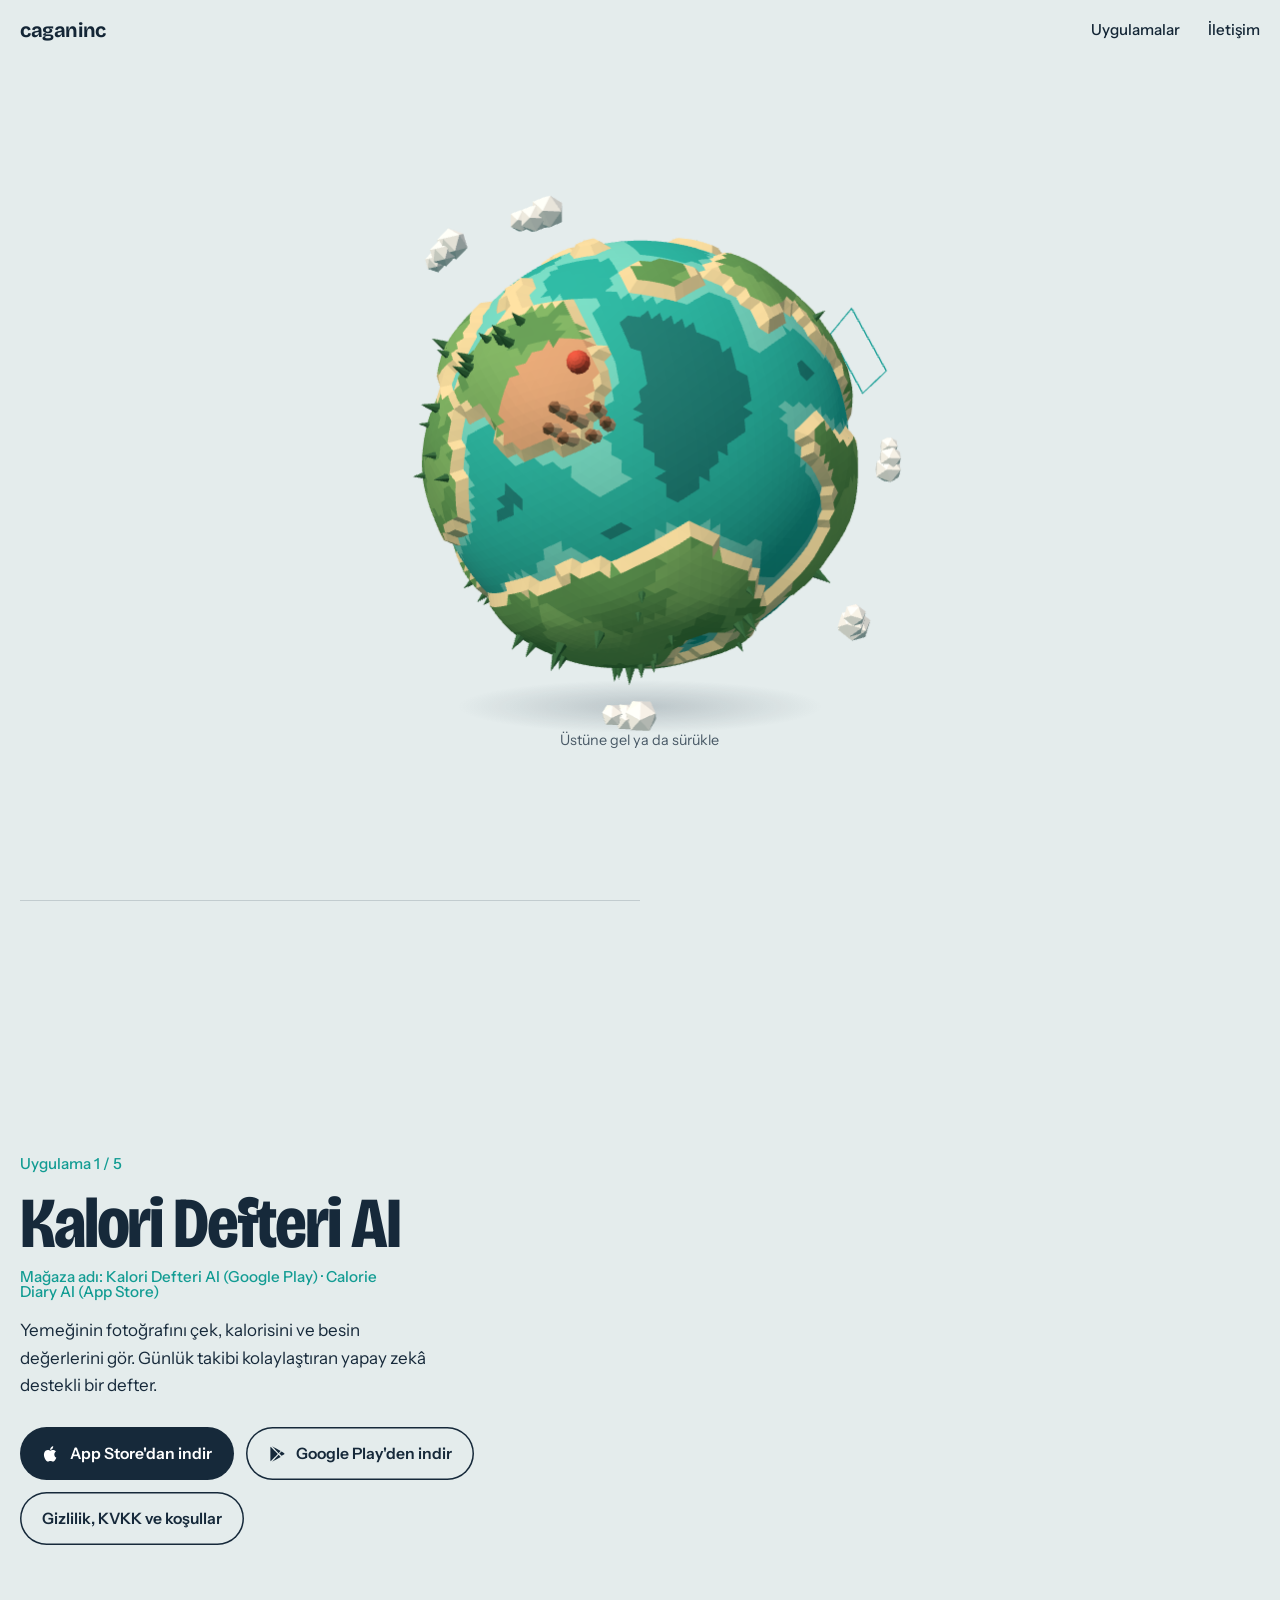
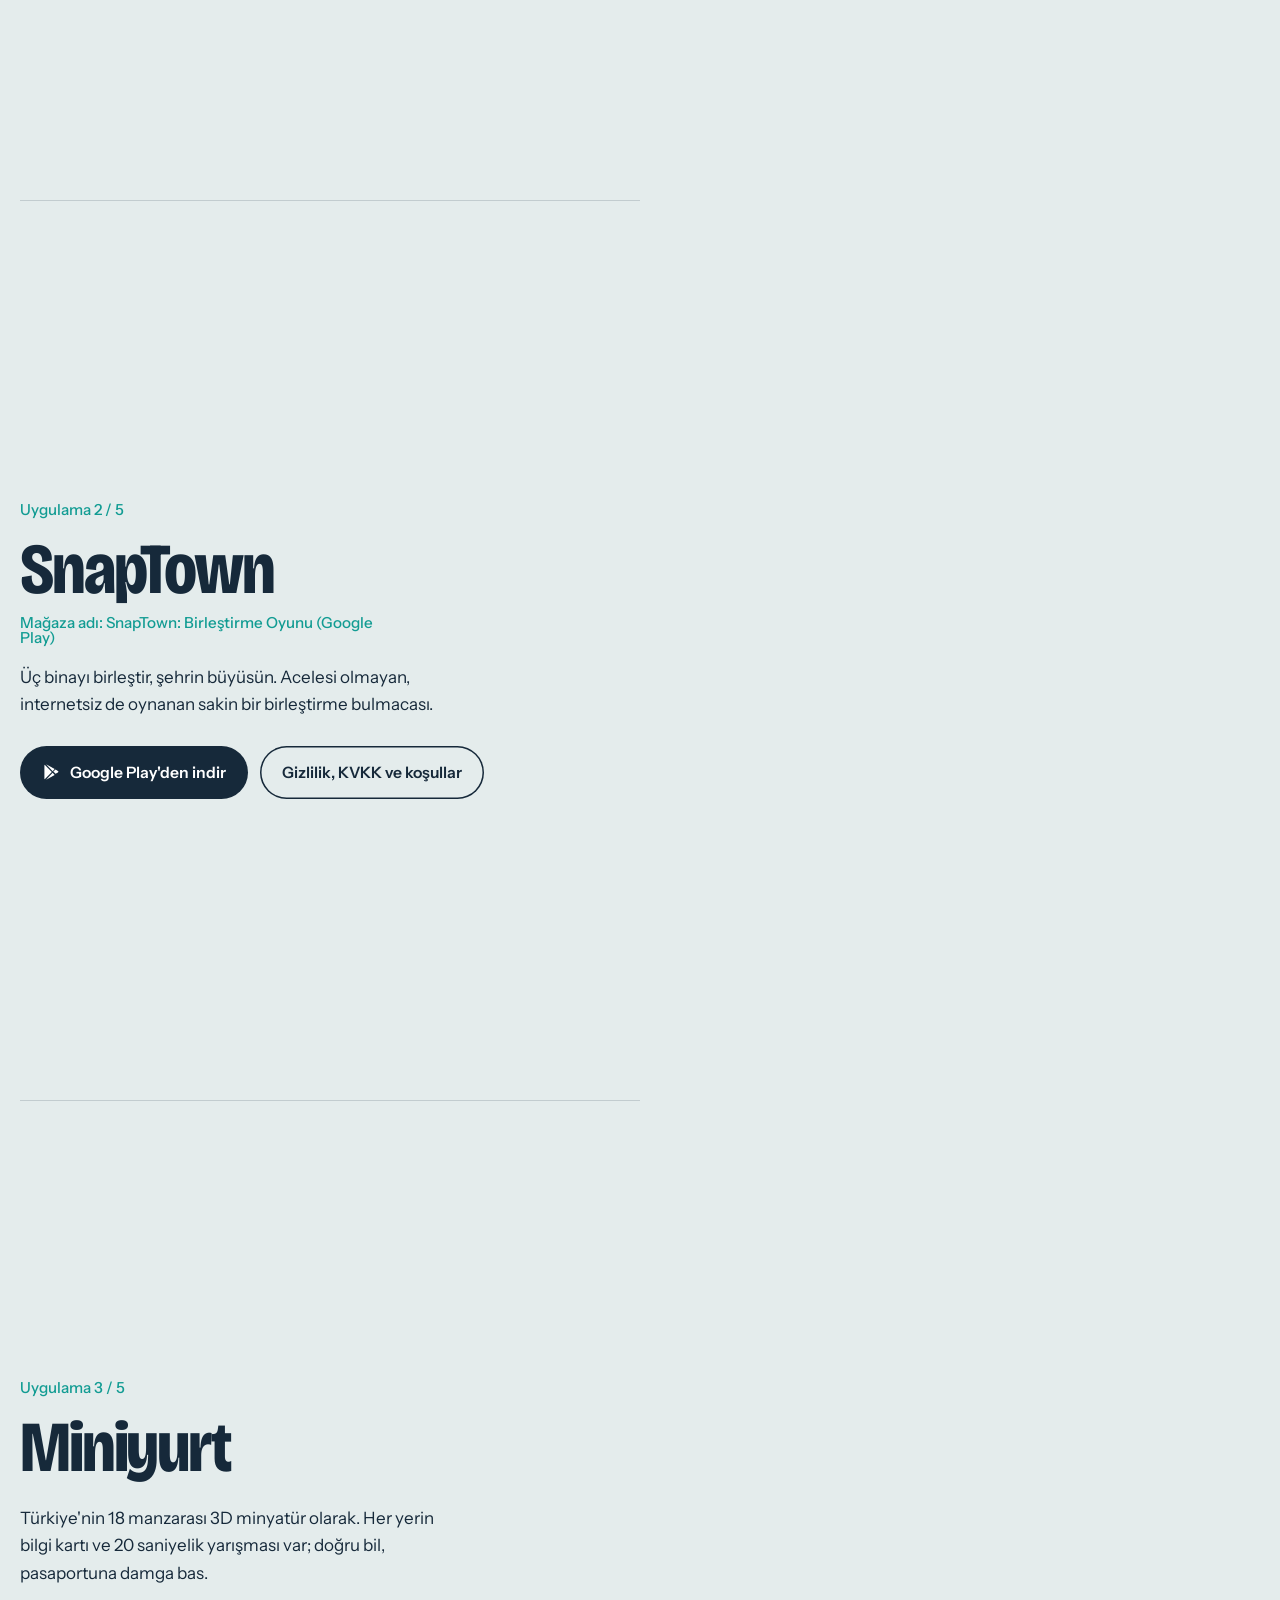
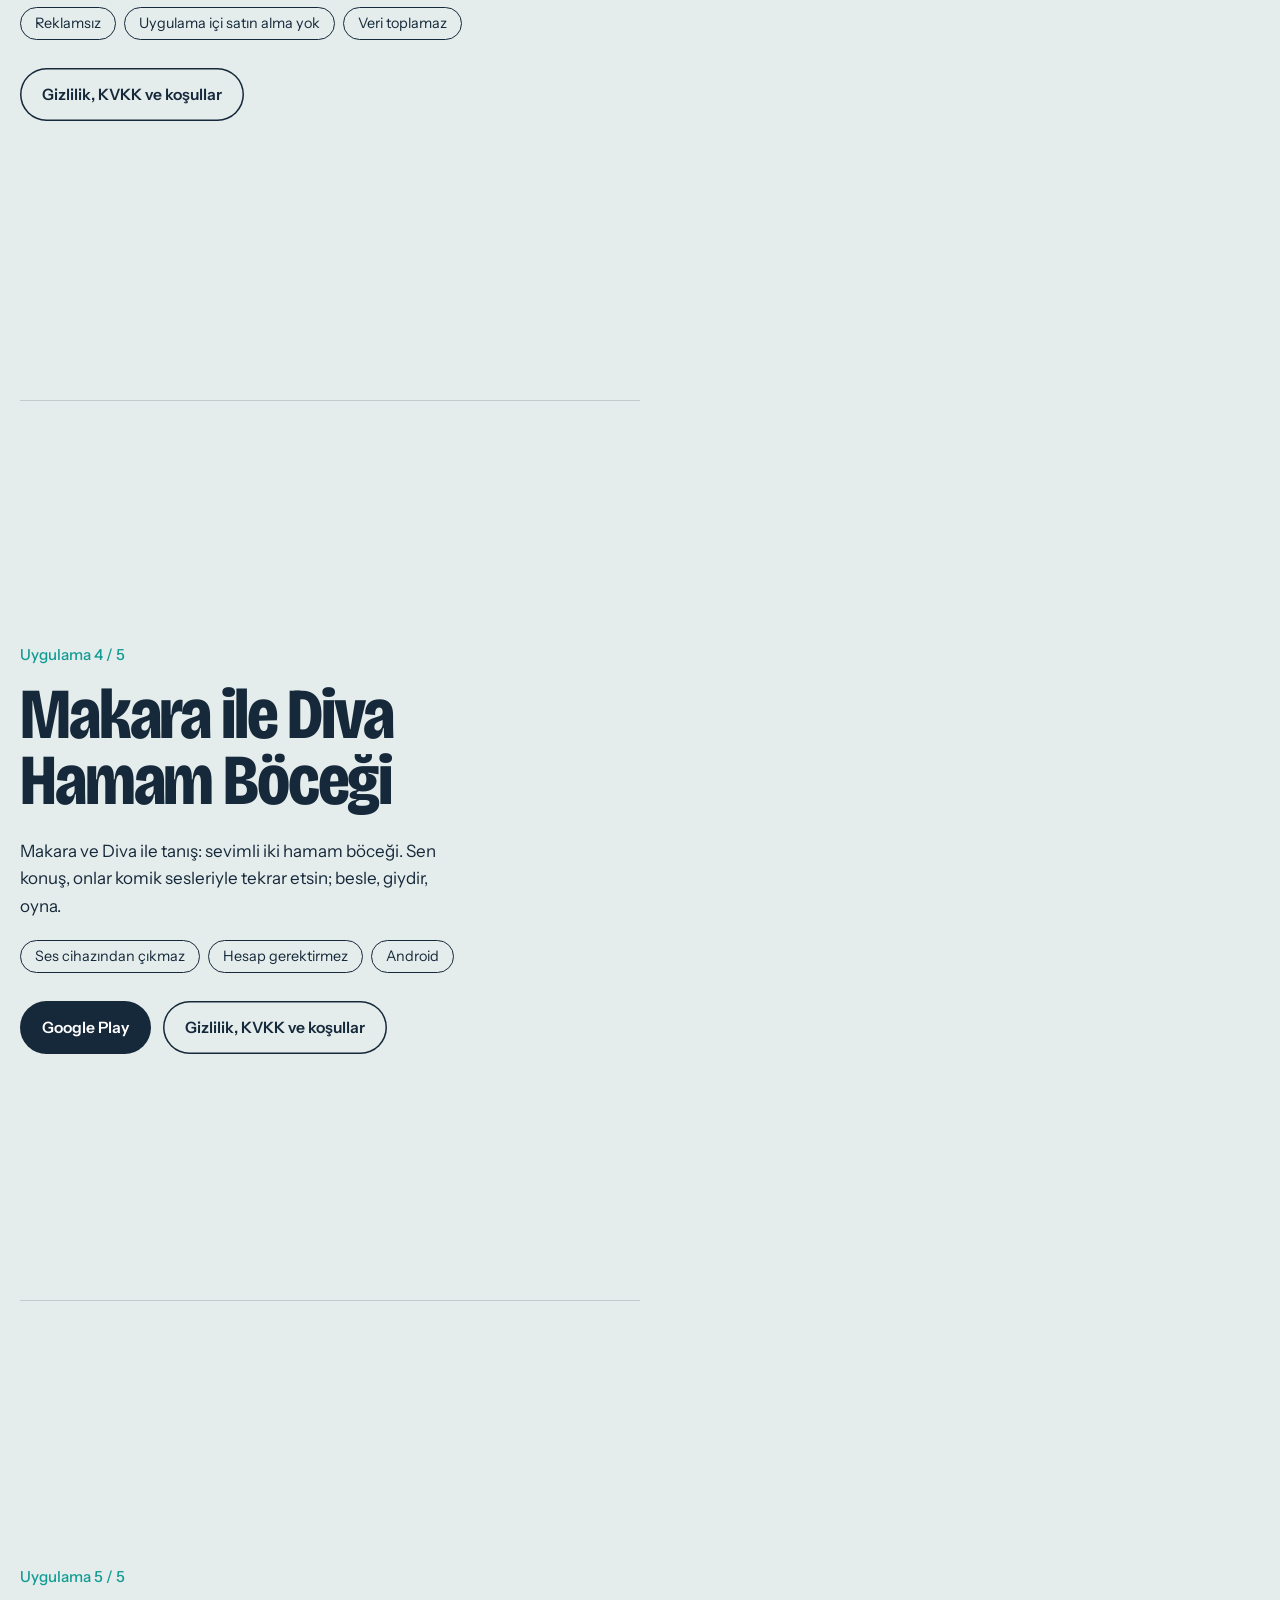
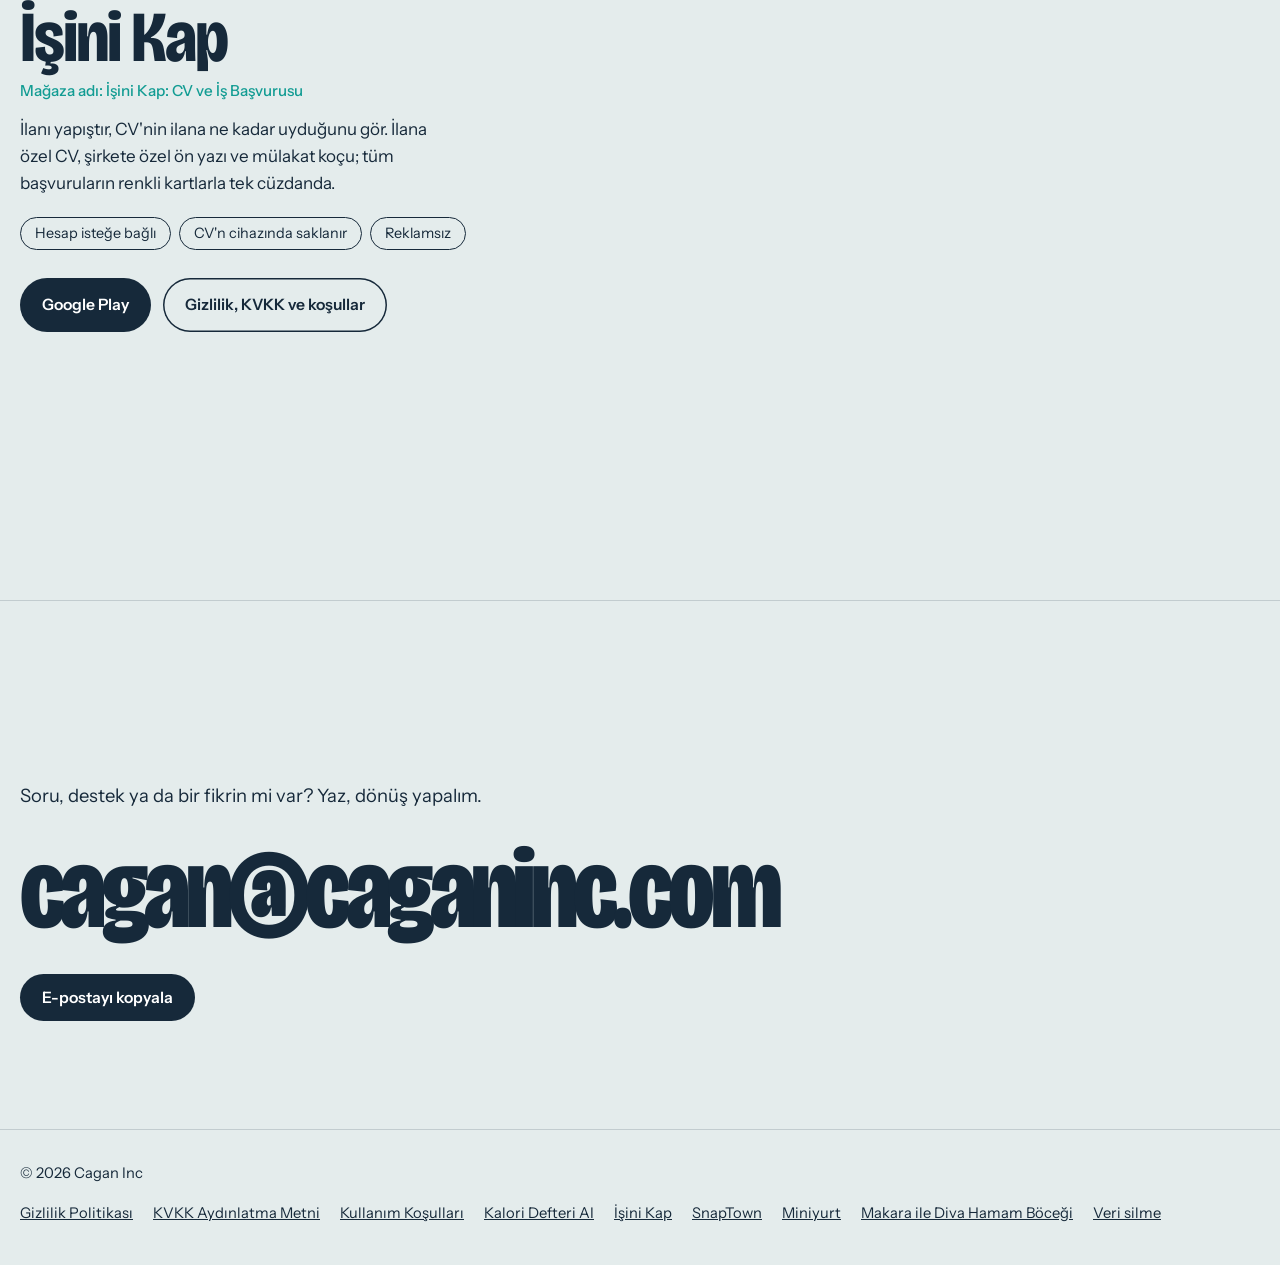
<file: index.html>
<!doctype html>
<html lang="tr">
<head>
<meta charset="utf-8">
<meta name="viewport" content="width=device-width, initial-scale=1">
<title>Cagan Inc — Kalori Defteri AI, SnapTown, Miniyurt, Makara ile Diva Hamam Böceği, İşini Kap</title>
<meta name="description" content="Cagan Inc, mobil uygulamalar geliştiren bağımsız bir stüdyo. Kalori Defteri AI, SnapTown, Miniyurt, Makara ile Diva Hamam Böceği ve İşini Kap.">
<link rel="canonical" href="https://caganinc.com/">
<meta property="og:type" content="website">
<meta property="og:site_name" content="Cagan Inc">
<meta property="og:title" content="Cagan Inc — Kalori Defteri AI, SnapTown, Miniyurt, Makara ile Diva Hamam Böceği, İşini Kap">
<meta property="og:description" content="Cagan Inc, mobil uygulamalar geliştiren bağımsız bir stüdyo. Kalori Defteri AI, SnapTown, Miniyurt, Makara ile Diva Hamam Böceği ve İşini Kap.">
<meta property="og:url" content="https://caganinc.com/">
<script type="application/ld+json">{"@context": "https://schema.org", "@graph": [{"@type": "Organization", "@id": "https://caganinc.com/#org", "name": "Cagan Inc", "url": "https://caganinc.com/"}, {"@type": "MobileApplication", "name": "Kalori Defteri AI", "applicationCategory": "HealthApplication", "operatingSystem": "Android, iOS", "description": "Yemeğinin fotoğrafını çek, kalorisini ve besin değerlerini gör. Günlük takibi kolaylaştıran yapay zekâ destekli bir defter.", "publisher": {"@id": "https://caganinc.com/#org"}, "downloadUrl": "https://play.google.com/store/apps/details?id=com.caganinc.kaloritakip"}, {"@type": "MobileApplication", "name": "SnapTown: Birleştirme Oyunu", "applicationCategory": "GameApplication", "operatingSystem": "Android", "description": "Üç binayı birleştir, şehrin büyüsün. İnternetsiz de oynanan sakin bir birleştirme bulmacası.", "publisher": {"@id": "https://caganinc.com/#org"}, "downloadUrl": "https://play.google.com/store/apps/details?id=com.snaptown"}, {"@type": "MobileApplication", "name": "Miniyurt", "applicationCategory": "EducationalApplication", "description": "Türkiye'nin 18 manzarası 3D minyatür olarak; her yerin bilgi kartı ve kısa bir yarışması var.", "publisher": {"@id": "https://caganinc.com/#org"}}, {"@type": "MobileApplication", "name": "Makara ile Diva Hamam Böceği", "applicationCategory": "GameApplication", "operatingSystem": "Android", "description": "Makara ve Diva ile tanış: sevimli iki hamam böceği.", "publisher": {"@id": "https://caganinc.com/#org"}, "downloadUrl": "https://play.google.com/store/apps/details?id=com.caganinc.hamambocegi"}, {"@type": "MobileApplication", "name": "İşini Kap: CV ve İş Başvurusu", "applicationCategory": "BusinessApplication", "operatingSystem": "Android", "description": "İlanı yapıştır, CV'nin ilana ne kadar uyduğunu gör; ilana özel CV, ön yazı ve mülakat koçu.", "publisher": {"@id": "https://caganinc.com/#org"}, "downloadUrl": "https://play.google.com/store/apps/details?id=com.caganinc.cvusta"}]}</script>
<link href="fonts/anasayfa.css" rel="stylesheet">
<style>
:root{
  --mist:#E4ECEC;      /* sabah denizi sisi: zemin */
  --lagoon:#129C93;    /* Ölüdeniz turkuazı: vurgu */
  --tuff:#E3AE82;      /* Kapadokya tüfü: ikincil */
  --ink:#16293A;       /* derin Ege: metin */
  --foam:#FFFFFF;
  --line:rgba(22,41,58,.16);
  --display:"Bricolage Grotesque",system-ui,sans-serif;
  --body:"Instrument Sans",system-ui,sans-serif;
}
*{box-sizing:border-box;margin:0;padding:0}
html{-webkit-text-size-adjust:100%}
body{background:var(--mist);color:var(--ink);font:400 1.0625rem/1.6 var(--body);overflow-x:hidden}
a{color:inherit}
:focus-visible{outline:2px solid var(--lagoon);outline-offset:4px;border-radius:4px}
.wrap{width:min(1240px,100% - 32px);margin-inline:auto}

/* üst bar */
.bar{position:fixed;inset:0 0 auto;z-index:20;padding:18px 0;mix-blend-mode:multiply}
.bar .wrap{display:flex;justify-content:space-between;align-items:center}
.mark{font:700 1.25rem/1 var(--display);letter-spacing:-.02em;text-decoration:none}
.bar nav{display:flex;gap:28px}
.bar nav a{text-decoration:none;font-weight:500;font-size:.95rem;background:linear-gradient(currentColor,currentColor) 0 100%/0 1.5px no-repeat;transition:background-size .35s}
.bar nav a:hover{background-size:100% 1.5px}

/* sahne: solda metin akar, sağda dünya sabit kalır */
.stage{display:grid;grid-template-columns:minmax(0,1fr) minmax(0,1fr);position:relative}
.copy{position:relative;z-index:2}
.dock{position:sticky;top:0;height:100vh;height:100svh;display:grid;place-items:center}
.globe{position:relative;width:min(600px,46vw,86svh);aspect-ratio:1}
.globe canvas{display:block;width:100%;height:100%;touch-action:pan-y}
.globe::after{content:"";position:absolute;left:50%;bottom:2%;width:62%;height:9%;transform:translateX(-50%);background:radial-gradient(closest-side,rgba(22,41,58,.2),transparent);z-index:-1}
.globe-hint{position:absolute;left:0;right:0;bottom:-8px;text-align:center;font-size:.9rem;opacity:.75}

.hero{min-height:100svh;display:flex;flex-direction:column;justify-content:center;padding:120px 0 64px}
.hero h1{font:800 clamp(3.4rem,8.4vw,8.2rem)/.86 var(--display);font-variation-settings:"wdth" 78;letter-spacing:-.035em;margin-bottom:32px}
.hero h1 .ln{display:block;overflow:hidden;padding-bottom:.06em}
.hero h1 .ch{display:inline-block;will-change:transform}
.hero p{max-width:34ch;font-size:1.2rem;line-height:1.55}

.app{min-height:100svh;display:flex;flex-direction:column;justify-content:center;padding:96px 0;border-top:1px solid var(--line)}
.app .count{font:500 .95rem/1 var(--body);color:var(--lagoon);margin-bottom:20px}
.app h2{font:750 clamp(2.6rem,5.6vw,5.2rem)/.92 var(--display);font-variation-settings:"wdth" 82;letter-spacing:-.03em;margin-bottom:24px;max-width:11ch}
.app p{max-width:38ch;margin-bottom:28px}
.app .facts{list-style:none;display:flex;flex-wrap:wrap;gap:8px;margin:-8px 0 28px}
.app .facts li{border:1px solid var(--ink);border-radius:999px;padding:4px 14px;font-size:.9rem}
.stores{display:flex;flex-wrap:wrap;gap:12px}
.btn{display:inline-flex;align-items:center;gap:10px;padding:14px 22px;border-radius:999px;background:var(--ink);color:var(--foam);text-decoration:none;font-weight:600;font-size:.98rem;transition:background .25s}
.btn:hover{background:var(--lagoon)}
.btn.ghost{background:transparent;color:var(--ink);box-shadow:inset 0 0 0 1.5px var(--ink)}
.btn.ghost:hover{background:var(--ink);color:var(--foam)}
.btn svg{width:18px;height:18px;fill:currentColor}

.sr{position:absolute;width:1px;height:1px;overflow:hidden;clip:rect(0 0 0 0);white-space:nowrap}

/* iletişim */
.contact{padding:20vh 0 12vh;border-top:1px solid var(--line)}
.contact p{max-width:40ch;margin-bottom:28px;font-size:1.15rem}
.mail{display:block;font:800 clamp(2.4rem,9vw,9.5rem)/.9 var(--display);letter-spacing:-.04em;font-variation-settings:"wdth" 75;text-decoration:none;transition:font-variation-settings .6s cubic-bezier(.2,.8,.2,1),color .3s;word-break:break-word;margin-bottom:32px}
.mail:hover{font-variation-settings:"wdth" 100;color:var(--lagoon)}
.copybtn{font:600 .98rem var(--body);cursor:pointer;border:0}

footer{padding:32px 0 40px;border-top:1px solid var(--line);font-size:.92rem}
footer .wrap{display:flex;flex-wrap:wrap;justify-content:space-between;gap:16px}
footer nav{display:flex;flex-wrap:wrap;gap:20px}

@media (max-width:900px){
  .bar{mix-blend-mode:normal;background:var(--mist)}
  .stage{grid-template-columns:1fr}
  .dock{grid-row:1;height:46svh;top:56px;z-index:3;background:var(--mist);margin-top:56px}
  .globe{width:min(92vw,42svh)}
  .globe-hint{display:none}
  .copy{grid-row:2}
  .hero{min-height:0;padding:0}
  .app{min-height:80svh;padding:64px 0}
  .bar nav{gap:18px}
}
</style>
</head>
<body>

<header class="bar">
  <div class="wrap">
    <a class="mark" href="#top">caganinc</a>
    <nav aria-label="Ana menü">
      <a href="#uygulamalar">Uygulamalar</a>
      <a href="#iletisim">İletişim</a>
    </nav>
  </div>
</header>

<main id="top">
  <div class="stage wrap">
    <div class="copy">
      <section class="hero" data-scene="mini">
        <h1 class="sr">Cagan Inc, mobil uygulamalar geliştiren bağımsız bir stüdyo</h1>
      </section>

      <div id="uygulamalar">
        <section class="app" data-scene="kal" aria-labelledby="a1">
          <div class="count">Uygulama 1 / 5</div>
          <h2 id="a1">Kalori Defteri AI</h2><p class="count" style="margin:-12px 0 18px">Mağaza adı: Kalori Defteri AI (Google Play) · Calorie Diary AI (App Store)</p>
          <p>Yemeğinin fotoğrafını çek, kalorisini ve besin değerlerini gör. Günlük takibi kolaylaştıran yapay zekâ destekli bir defter.</p>
          <div class="stores">
            <a class="btn" href="https://apps.apple.com/app/id6816335981" target="_blank" rel="noopener"><svg viewBox="0 0 24 24" aria-hidden="true"><path d="M16.4 12.6c0-2.6 2.1-3.8 2.2-3.9-1.2-1.8-3.1-2-3.7-2-1.6-.2-3.1.9-3.9.9-.8 0-2-.9-3.4-.9-1.7 0-3.3 1-4.2 2.6-1.8 3.1-.5 7.7 1.3 10.2.9 1.2 1.9 2.6 3.2 2.6 1.3-.1 1.8-.8 3.3-.8 1.6 0 2 .8 3.4.8 1.4 0 2.3-1.3 3.1-2.5 1-1.4 1.4-2.8 1.4-2.9-.1 0-2.7-1-2.7-4.1zM13.9 5c.7-.9 1.2-2.1 1.1-3.3-1 0-2.3.7-3 1.6-.7.8-1.3 2-1.1 3.2 1.1.1 2.3-.6 3-1.5z"/></svg>App Store'dan indir</a>
            <a class="btn ghost" href="https://play.google.com/store/apps/details?id=com.caganinc.kaloritakip" target="_blank" rel="noopener"><svg viewBox="0 0 24 24" aria-hidden="true"><path d="M3.6 2.3c-.3.3-.4.7-.4 1.2v17c0 .5.1.9.4 1.2l9.5-9.7-9.5-9.7zm10.6 10.8 2.7 2.8-11.4 6.5 8.7-9.3zm0-2.2L5.5 1.6l11.4 6.5-2.7 2.8zm3.9-2.1 3.1 1.8c.9.5.9 1.4 0 1.9l-3.1 1.8-3-3 3-2.5z"/></svg>Google Play'den indir</a>
          
            <a class="btn ghost" href="kalori-defteri.html">Gizlilik, KVKK ve koşullar</a>
          </div>
        </section>

        <section class="app" data-scene="snap" aria-labelledby="a2">
          <div class="count">Uygulama 2 / 5</div>
          <h2 id="a2">SnapTown</h2><p class="count" style="margin:-12px 0 18px">Mağaza adı: SnapTown: Birleştirme Oyunu (Google Play)</p>
          <p>Üç binayı birleştir, şehrin büyüsün. Acelesi olmayan, internetsiz de oynanan sakin bir birleştirme bulmacası.</p>
          <div class="stores">
            <a class="btn" href="https://play.google.com/store/apps/details?id=com.snaptown" target="_blank" rel="noopener"><svg viewBox="0 0 24 24" aria-hidden="true"><path d="M3.6 2.3c-.3.3-.4.7-.4 1.2v17c0 .5.1.9.4 1.2l9.5-9.7-9.5-9.7zm10.6 10.8 2.7 2.8-11.4 6.5 8.7-9.3zm0-2.2L5.5 1.6l11.4 6.5-2.7 2.8zm3.9-2.1 3.1 1.8c.9.5.9 1.4 0 1.9l-3.1 1.8-3-3 3-2.5z"/></svg>Google Play'den indir</a>
          
            <a class="btn ghost" href="snaptown.html">Gizlilik, KVKK ve koşullar</a>
          </div>
        </section>

        <section class="app" data-scene="mini" aria-labelledby="a3">
          <div class="count">Uygulama 3 / 5</div>
          <h2 id="a3">Miniyurt</h2>
          <p>Türkiye'nin 18 manzarası 3D minyatür olarak. Her yerin bilgi kartı ve 20 saniyelik yarışması var; doğru bil, pasaportuna damga bas.</p>
          <ul class="facts"><li>Reklamsız</li><li>Uygulama içi satın alma yok</li><li>Veri toplamaz</li></ul>
          <div class="stores">
            <a class="btn ghost" href="camfanus.html">Gizlilik, KVKK ve koşullar</a>
          </div>
        </section>

        <section class="app" data-scene="mini" aria-labelledby="a4">
          <div class="count">Uygulama 4 / 5</div>
          <h2 id="a4">Makara ile Diva Hamam Böceği</h2>
          <p>Makara ve Diva ile tanış: sevimli iki hamam böceği. Sen konuş, onlar komik sesleriyle tekrar etsin; besle, giydir, oyna.</p>
          <ul class="facts"><li>Ses cihazından çıkmaz</li><li>Hesap gerektirmez</li><li>Android</li></ul>
          <div class="stores">
            <a class="btn" href="https://play.google.com/store/apps/details?id=com.caganinc.hamambocegi">Google Play</a>
            <a class="btn ghost" href="makara-hamam-bocegi.html">Gizlilik, KVKK ve koşullar</a>
          </div>
        </section>

        <section class="app" data-scene="kal" aria-labelledby="a5">
          <div class="count">Uygulama 5 / 5</div>
          <h2 id="a5">İşini Kap</h2><p class="count" style="margin:-12px 0 18px">Mağaza adı: İşini Kap: CV ve İş Başvurusu</p>
          <p>İlanı yapıştır, CV'nin ilana ne kadar uyduğunu gör. İlana özel CV, şirkete özel ön yazı ve mülakat koçu; tüm başvuruların renkli kartlarla tek cüzdanda.</p>
          <ul class="facts"><li>Hesap isteğe bağlı</li><li>CV'n cihazında saklanır</li><li>Reklamsız</li></ul>
          <div class="stores">
            <a class="btn" href="https://play.google.com/store/apps/details?id=com.caganinc.cvusta" target="_blank" rel="noopener">Google Play</a>
            <a class="btn ghost" href="isini-kap.html">Gizlilik, KVKK ve koşullar</a>
          </div>
        </section>
      </div>
    </div>

    <div class="dock">
      <div class="globe" id="globe" role="img" aria-label="Üzerinde Kapadokya, SnapTown kasabası ve bir yemek tabağı olan dönen küçük bir dünya">
        <canvas id="globeCanvas"></canvas>
        <div class="globe-hint" aria-hidden="true">Üstüne gel ya da sürükle</div>
      </div>
    </div>
  </div>

  <section class="contact" id="iletisim">
    <div class="wrap">
      <p>Soru, destek ya da bir fikrin mi var? Yaz, dönüş yapalım.</p>
      <a class="mail" href="mailto:cagan@caganinc.com">cagan@<wbr>caganinc.com</a>
      <button class="btn copybtn" id="copy" type="button">E-postayı kopyala</button>
    </div>
  </section>
</main>

<footer>
  <div class="wrap">
    <span>© 2026 Cagan Inc</span>
    <nav aria-label="Yasal">
      <a href="gizlilik.html">Gizlilik Politikası</a>
      <a href="gizlilik.html#kvkk">KVKK Aydınlatma Metni</a>
      <a href="sartlar.html">Kullanım Koşulları</a>
      <a href="kalori-defteri.html">Kalori Defteri AI</a>
      <a href="isini-kap.html">İşini Kap</a>
      <a href="snaptown.html">SnapTown</a>
      <a href="camfanus.html">Miniyurt</a>
      <a href="makara-hamam-bocegi.html">Makara ile Diva Hamam Böceği</a>
      <a href="veri-silme.html">Veri silme</a>
    </nav>
  </div>
</footer>

<script src="vendor/gsap.min.js"></script>
<script src="vendor/ScrollTrigger.min.js"></script>
<script src="vendor/lenis.min.js"></script>
<script>
// sayfa: yumuşak kaydırma, açılış, butonlar
(() => {
  const reduce = matchMedia('(prefers-reduced-motion: reduce)').matches;

  // ekranın ortasından geçen bölüm, dünyanın hangi bölgeye döneceğini belirler
  const sections = [...document.querySelectorAll('[data-scene]')];
  window.__scene = 'mini';
  const pick = () => {
    const mid = innerHeight / 2;
    const sec = sections.find(s => { const r = s.getBoundingClientRect(); return r.top <= mid && r.bottom > mid; });
    if (sec) window.__scene = sec.dataset.scene;
  };
  addEventListener('scroll', pick, { passive: true });
  addEventListener('resize', pick);
  pick();

  const btn = document.getElementById('copy');
  btn.addEventListener('click', async () => {
    try { await navigator.clipboard.writeText('cagan@caganinc.com'); btn.textContent = 'Kopyalandı'; }
    catch { btn.textContent = 'cagan@caganinc.com'; }
    setTimeout(() => btn.textContent = 'E-postayı kopyala', 2200);
  });

  if (!window.gsap || reduce) return;

  gsap.registerPlugin(ScrollTrigger);
  const lenis = new Lenis({ lerp: .1 });
  lenis.on('scroll', ScrollTrigger.update);
  lenis.on('scroll', pick);
  gsap.ticker.add(t => lenis.raf(t * 1000));
  gsap.ticker.lagSmoothing(0);
  document.querySelectorAll('a[href^="#"]').forEach(a => a.addEventListener('click', e => {
    const t = document.querySelector(a.getAttribute('href'));
    if (t) { e.preventDefault(); lenis.scrollTo(t, { offset: a.getAttribute('href') === '#top' ? 0 : -40 }); }
  }));

  // Açılışta dünya ekranın ortasında; ilk bölümü kaydırdıkça sağ sütundaki yerine kayar
  gsap.matchMedia().add('(min-width: 901px)', () => {
    const centerOffset = () => {
      const r = document.querySelector('.dock').getBoundingClientRect();
      return innerWidth / 2 - (r.left + r.width / 2);
    };
    gsap.fromTo('#globe', { x: centerOffset }, {
      x: 0, ease: 'none',
      scrollTrigger: { trigger: '.hero', start: 'top top', end: 'bottom top', scrub: 1, invalidateOnRefresh: true }
    });
  });

  document.querySelectorAll('.app h2').forEach(h =>
    gsap.from(h, { yPercent: 40, opacity: 0, duration: 1, ease: 'expo.out', scrollTrigger: { trigger: h, start: 'top 85%' } }));

  // Mıknatıs butonlar
  document.querySelectorAll('.btn').forEach(b => {
    const xTo = gsap.quickTo(b, 'x', { duration: .5, ease: 'power3' });
    const yTo = gsap.quickTo(b, 'y', { duration: .5, ease: 'power3' });
    b.addEventListener('pointermove', e => {
      const r = b.getBoundingClientRect();
      xTo((e.clientX - r.left - r.width / 2) * .25);
      yTo((e.clientY - r.top - r.height / 2) * .35);
    });
    b.addEventListener('pointerleave', () => { xTo(0); yTo(0); });
  });
})();
</script>

<script type="module">
// küçük dünya: üstüne gelince döner, sürüklenebilir, kaydırınca ilgili bölgeye döner
import * as THREE from './vendor/three.module.js';

const reduce = matchMedia('(prefers-reduced-motion: reduce)').matches;
const box = document.getElementById('globe');
const canvas = document.getElementById('globeCanvas');
let renderer;
try { renderer = new THREE.WebGLRenderer({ canvas, antialias: true, alpha: true }); }
catch { box.style.display = 'none'; throw new Error('WebGL yok'); }
renderer.setPixelRatio(Math.min(devicePixelRatio, 2));

const scene = new THREE.Scene();
const camera = new THREE.PerspectiveCamera(30, 1, .1, 100);
camera.position.set(0, 0, 5.3);
scene.add(new THREE.HemisphereLight(0xffffff, 0x7fa9a6, 1.5));
const sun = new THREE.DirectionalLight(0xfff0dc, 2.4);
sun.position.set(-3, 4, 5);
scene.add(sun);

const tilt = new THREE.Group();   // eğim, imleçle hafifçe oynar
const spin = new THREE.Group();   // dönüş
tilt.rotation.x = .32;
tilt.add(spin);
scene.add(tilt);

// --- yardımcılar ---
const UP = new THREE.Vector3(0, 1, 0);
const D = THREE.MathUtils.degToRad;
const dir = (lat, lon) => new THREE.Vector3(Math.cos(D(lat)) * Math.sin(D(lon)), Math.sin(D(lat)), Math.cos(D(lat)) * Math.cos(D(lon)));
const SITES = { mini: dir(24, 0), kal: dir(18, 125), snap: dir(26, 240) };
const LON = { mini: 0, kal: 125, snap: 240 };

// yumuşak, tekrarlanabilir gürültü (kıtaların şekli)
const noise = p =>
  Math.sin(p.x * 2.3 + 1.1) * Math.sin(p.y * 2.9 + .4) * Math.sin(p.z * 2.1 + 2.3) +
  .5 * Math.sin(p.x * 5.1 + 3.0) * Math.sin(p.y * 4.7 + 1.9) * Math.sin(p.z * 5.3 + .7) +
  .25 * Math.sin(p.x * 9.7) * Math.sin(p.y * 10.3 + 2.2) * Math.sin(p.z * 9.1 + 1.3);
// uygulama bölgeleri her zaman kara olsun
const landness = p => {
  let n = noise(p) - .08;
  for (const s of Object.values(SITES)) n += Math.max(0, p.dot(s) - .9) * 9;
  return n;
};
const heightAt = p => { const n = landness(p); return n > 0 ? 1.035 + Math.min(n, .5) * .07 : 1; };

// --- gezegen ---
const geo = new THREE.IcosahedronGeometry(1, 24);
const pos = geo.attributes.position;
const v = new THREE.Vector3();
for (let i = 0; i < pos.count; i++) {
  v.fromBufferAttribute(pos, i).normalize();
  v.multiplyScalar(heightAt(v));
  pos.setXYZ(i, v.x, v.y, v.z);
}
const colors = new Float32Array(pos.count * 3);
const C = {
  deep: new THREE.Color('#0C7C78'), sea: new THREE.Color('#1FB3A6'), shallow: new THREE.Color('#6FD6C8'),
  sand: new THREE.Color('#EED9A4'), grass: new THREE.Color('#79B064'), grass2: new THREE.Color('#5E9A55'),
  tuff: new THREE.Color('#DDA57A'), field: new THREE.Color('#E9C46A')
};
const a = new THREE.Vector3(), b = new THREE.Vector3(), c = new THREE.Vector3(), m = new THREE.Vector3();
for (let i = 0; i < pos.count; i += 3) {
  a.fromBufferAttribute(pos, i); b.fromBufferAttribute(pos, i + 1); c.fromBufferAttribute(pos, i + 2);
  m.copy(a).add(b).add(c).divideScalar(3);
  const h = m.length(); m.normalize();
  const n = landness(m);
  let col;
  if (h < 1.01) col = n > -.12 ? C.shallow : n > -.45 ? C.sea : C.deep;
  else if (n < .06) col = C.sand;
  else if (m.dot(SITES.mini) > .94) col = C.tuff;
  else if (m.dot(SITES.kal) > .96) col = C.field;
  else col = noise(m.clone().multiplyScalar(3)) > 0 ? C.grass : C.grass2;
  for (let k = 0; k < 3; k++) colors.set([col.r, col.g, col.b], (i + k) * 3);
}
geo.setAttribute('color', new THREE.BufferAttribute(colors, 3));
geo.computeVertexNormals();
spin.add(new THREE.Mesh(geo, new THREE.MeshStandardMaterial({ vertexColors: true, flatShading: true, roughness: .85 })));

// --- yüzeye nesne yerleştirme ---
const mat = col => new THREE.MeshStandardMaterial({ color: col, flatShading: true, roughness: .8 });
function around(base, du, dv) {
  const t1 = new THREE.Vector3().crossVectors(base, UP).normalize();
  const t2 = new THREE.Vector3().crossVectors(t1, base).normalize();
  return base.clone().addScaledVector(t1, du).addScaledVector(t2, dv).normalize();
}
function put(obj, d, lift = 0) {
  obj.position.copy(d).multiplyScalar(heightAt(d) - .004 + lift);
  obj.quaternion.setFromUnitVectors(UP, d);
  spin.add(obj);
  return obj;
}
const anim = [];

// Kapadokya: peribacaları ve bir sıcak hava balonu
[[0,0,.15],[.07,.03,.12],[-.06,.05,.11],[.03,-.07,.13],[-.05,-.05,.09],[.1,-.04,.08],[-.1,0,.1]].forEach(([u, w, h]) => {
  const g = new THREE.Group();
  const body = new THREE.Mesh(new THREE.CylinderGeometry(.018, .03, h, 7), mat('#E8B98F'));
  body.position.y = h / 2;
  const cap = new THREE.Mesh(new THREE.ConeGeometry(.026, .045, 7), mat('#9C6B4A'));
  cap.position.y = h + .018;
  g.add(body, cap);
  put(g, around(SITES.mini, u, w));
});
const balloon = new THREE.Group();
const env = new THREE.Mesh(new THREE.SphereGeometry(.045, 12, 10), mat('#E5533D'));
env.scale.y = 1.15;
const basket = new THREE.Mesh(new THREE.BoxGeometry(.018, .016, .018), mat('#6B4A33'));
basket.position.y = -.068;
balloon.add(env, basket);
const balloonHolder = put(new THREE.Group(), around(SITES.mini, -.02, .16));
balloonHolder.add(balloon);
anim.push(t => { balloon.position.y = .26 + Math.sin(t * 1.3) * .03; });

// SnapTown: renkli evler ve büyüyüp küçülen kule
const houseCols = ['#F2C14E', '#E86F5A', '#7FB7E6', '#FFFFFF', '#F2C14E', '#E86F5A'];
[[-.07,-.06],[0,-.08],[.08,-.05],[-.08,.03],[.08,.04],[0,.08],[-.04,.09],[.06,.1]].forEach(([u, w], i) => {
  const h = .03 + (i % 3) * .015;
  const g = new THREE.Group();
  const body = new THREE.Mesh(new THREE.BoxGeometry(.045, h, .045), mat(houseCols[i % houseCols.length]));
  body.position.y = h / 2;
  const roof = new THREE.Mesh(new THREE.ConeGeometry(.036, .03, 4), mat('#B5503F'));
  roof.position.y = h + .015; roof.rotation.y = Math.PI / 4;
  g.add(body, roof);
  put(g, around(SITES.snap, u, w));
});
const tower = new THREE.Mesh(new THREE.BoxGeometry(.06, .2, .06), mat('#4A90C9'));
tower.geometry.translate(0, .1, 0);
put(tower, SITES.snap);
anim.push(t => { const k = (Math.sin(t * 1.4) + 1) / 2; tower.scale.y = .35 + k * k * .9; });

// Kalori Defteri: dev bir tabak ve üstünde tarayan çerçeve
const plate = new THREE.Group();
const dish = new THREE.Mesh(new THREE.CylinderGeometry(.16, .12, .025, 36), mat('#FFFFFF'));
dish.position.y = .012;
const rice = new THREE.Mesh(new THREE.SphereGeometry(.05, 10, 8), mat('#F7EFD9'));
rice.scale.y = .45; rice.position.set(-.05, .03, .02);
const meat = new THREE.Mesh(new THREE.BoxGeometry(.06, .03, .045), mat('#A95A37'));
meat.position.set(.05, .04, -.02); meat.rotation.y = .4;
plate.add(dish, rice, meat);
[[.03,.06,'#4E9A47'],[.07,.05,'#5DAE52'],[-.02,-.07,'#E2463A'],[.06,-.07,'#3F8A3C']].forEach(([x, z, col]) => {
  const s = new THREE.Mesh(new THREE.SphereGeometry(.018, 8, 6), mat(col));
  s.position.set(x, .035, z); plate.add(s);
});
const scanner = new THREE.LineSegments(
  new THREE.EdgesGeometry(new THREE.BoxGeometry(.36, .002, .36)),
  new THREE.LineBasicMaterial({ color: 0x129C93 }));
plate.add(scanner);
put(plate, SITES.kal);
anim.push(t => { scanner.position.y = .07 + (Math.sin(t * 2) + 1) * .06; });

// ağaçlar: geri kalan karaya serpiştirilmiş
const tree = new THREE.ConeGeometry(.022, .07, 6);
tree.translate(0, .035, 0);
const treeMat = mat('#2F6B3E');
for (let i = 0; i < 220; i++) {
  const d = new THREE.Vector3(Math.sin(i * 12.9898) , Math.sin(i * 78.233), Math.sin(i * 37.719)).normalize();
  const n = landness(d);
  if (n < .12 || Object.values(SITES).some(s => d.dot(s) > .9)) continue;
  const t = put(new THREE.Mesh(tree, treeMat), d);
  t.scale.setScalar(.7 + (i % 5) * .12);
}

// bulutlar
const clouds = new THREE.Group();
spin.add(clouds);
const cloudMat = new THREE.MeshStandardMaterial({ color: 0xffffff, flatShading: true, roughness: 1 });
for (let i = 0; i < 7; i++) {
  const g = new THREE.Group();
  for (let k = 0; k < 3; k++) {
    const p = new THREE.Mesh(new THREE.IcosahedronGeometry(.05 + k * .012, 0), cloudMat);
    p.position.set((k - 1) * .06, 0, (k % 2) * .02);
    g.add(p);
  }
  const d = dir(-40 + i * 17, i * 53);
  g.position.copy(d).multiplyScalar(1.32);
  g.quaternion.setFromUnitVectors(UP, d);
  clouds.add(g);
}

// --- boyut ---
function resize() {
  const w = box.clientWidth, h = box.clientHeight;
  renderer.setSize(w, h, false);
  camera.aspect = w / h;
  camera.updateProjectionMatrix();
}
new ResizeObserver(resize).observe(box);
resize();

// --- etkileşim ---
// imleç dünyanın üstündeyken döner; hız ve yön imlecin merkeze uzaklığına bağlı
let hover = false, dragging = false, lastX = 0, lastInput = -1e9;
let yaw = 0, vel = 0, tiltTarget = .32, scale = reduce ? 1 : 0;
const globeRadiusPx = () => {
  const half = box.clientHeight / 2;
  const d = camera.position.z;
  return half / Math.tan(D(camera.fov / 2)) / Math.sqrt(d * d - 1) * scale;
};
function local(e) {
  const r = box.getBoundingClientRect();
  return { x: e.clientX - r.left - r.width / 2, y: e.clientY - r.top - r.height / 2 };
}
let pointer = { x: 0, y: 0 };
box.addEventListener('pointermove', e => {
  pointer = local(e);
  hover = Math.hypot(pointer.x, pointer.y) < globeRadiusPx() * 1.05;
  box.style.cursor = dragging ? 'grabbing' : hover ? 'grab' : '';
  if (dragging) { vel = (e.clientX - lastX) * .006; yaw += vel; lastX = e.clientX; }
  if (hover || dragging) lastInput = performance.now();
});
box.addEventListener('pointerleave', () => { hover = false; });
box.addEventListener('pointerdown', e => {
  if (!hover && e.pointerType === 'mouse') return;
  dragging = true; lastX = e.clientX;
  box.setPointerCapture(e.pointerId);
});
const stop = () => { dragging = false; box.style.cursor = hover ? 'grab' : ''; };
box.addEventListener('pointerup', stop);
box.addEventListener('pointercancel', stop);

// --- döngü ---
const clock = new THREE.Clock();
const wrapTo = (from, to) => to + Math.round((from - to) / (Math.PI * 2)) * Math.PI * 2;
renderer.setAnimationLoop(() => {
  const dt = Math.min(clock.getDelta(), .05), t = clock.elapsedTime;
  if (!reduce) scale += (1 - scale) * Math.min(1, dt * 2.5);
  tilt.scale.setScalar(.0001 + scale);

  const R = globeRadiusPx() || 1;
  if (dragging) {
    // sürüklerken hız pointermove'da güncellenir
  } else if (hover) {
    const ox = THREE.MathUtils.clamp(pointer.x / R, -1, 1);
    const target = (Math.sign(ox) || 1) * (.6 + Math.abs(ox) * 2.4) * dt;
    vel += (target - vel) * Math.min(1, dt * 4);
    yaw += vel;
    tiltTarget = .32 + THREE.MathUtils.clamp(pointer.y / R, -1, 1) * .25;
  } else {
    vel *= Math.pow(.04, dt);           // atalet
    yaw += vel;
    tiltTarget = .32;
    if (performance.now() - lastInput > 900 && Math.abs(vel) < .002) {
      // etkileşim bitince, kaydırılan bölümün bölgesine dön
      const goal = wrapTo(yaw, -D(LON[window.__scene] ?? 0));
      yaw += (goal - yaw) * Math.min(1, dt * 2.2);
    }
  }
  spin.rotation.y = yaw;
  tilt.rotation.x += (tiltTarget - tilt.rotation.x) * Math.min(1, dt * 3);
  if (!reduce) {
    clouds.rotation.y = t * .05;
    anim.forEach(f => f(t));
  }
  renderer.render(scene, camera);
});
</script>
</body>
</html>
</file>
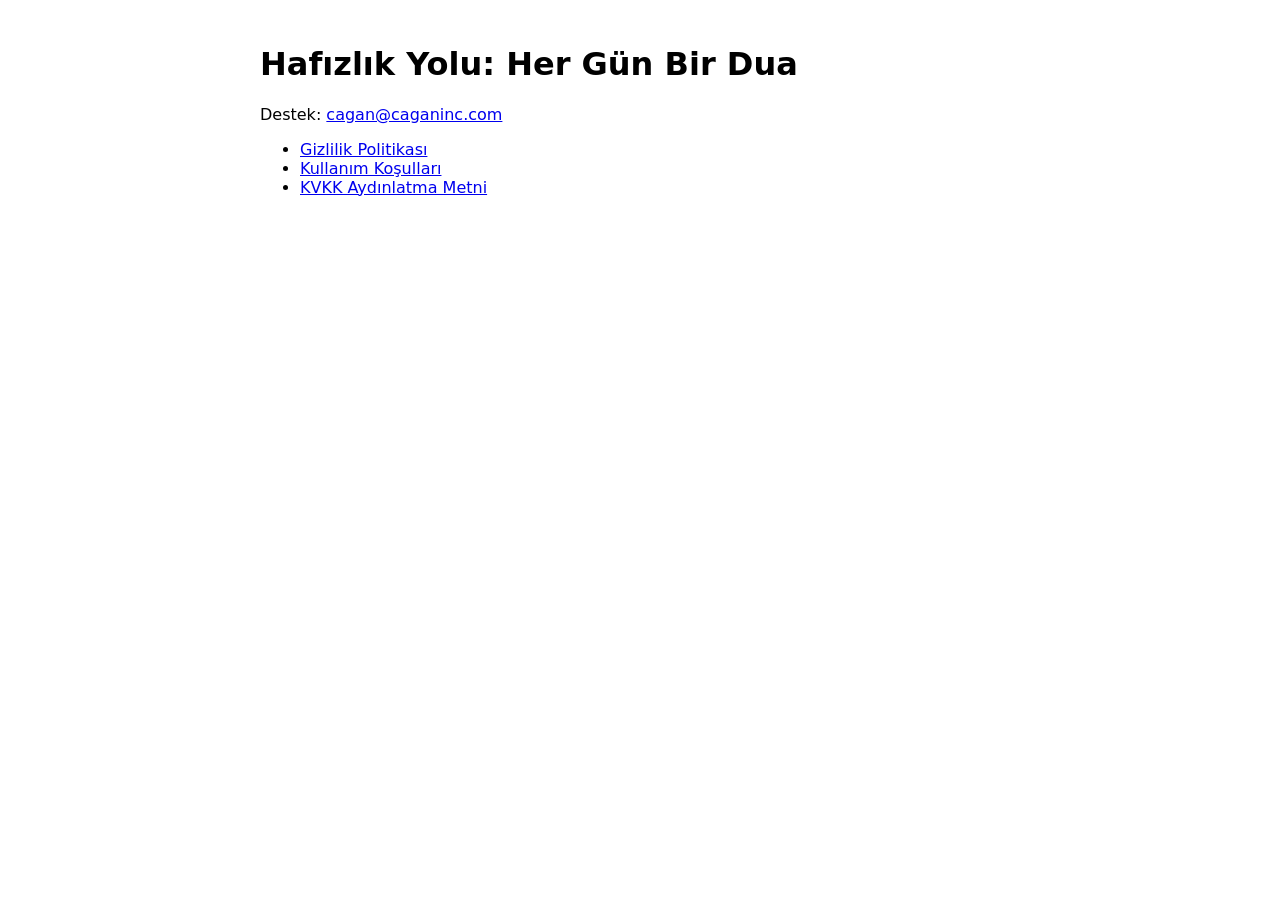
<file: hafizlik-yolu/index.html>
<!doctype html><html lang="tr"><head><meta charset="utf-8"><meta name="viewport" content="width=device-width,initial-scale=1"><title>Hafızlık Yolu</title></head><body style="font-family:system-ui;max-width:760px;margin:0 auto;padding:24px 16px"><h1>Hafızlık Yolu: Her Gün Bir Dua</h1><p>Destek: <a href="mailto:cagan@caganinc.com">cagan@caganinc.com</a></p><ul><li><a href="gizlilik.html">Gizlilik Politikası</a></li><li><a href="kosullar.html">Kullanım Koşulları</a></li><li><a href="kvkk.html">KVKK Aydınlatma Metni</a></li></ul></body></html>
</file>
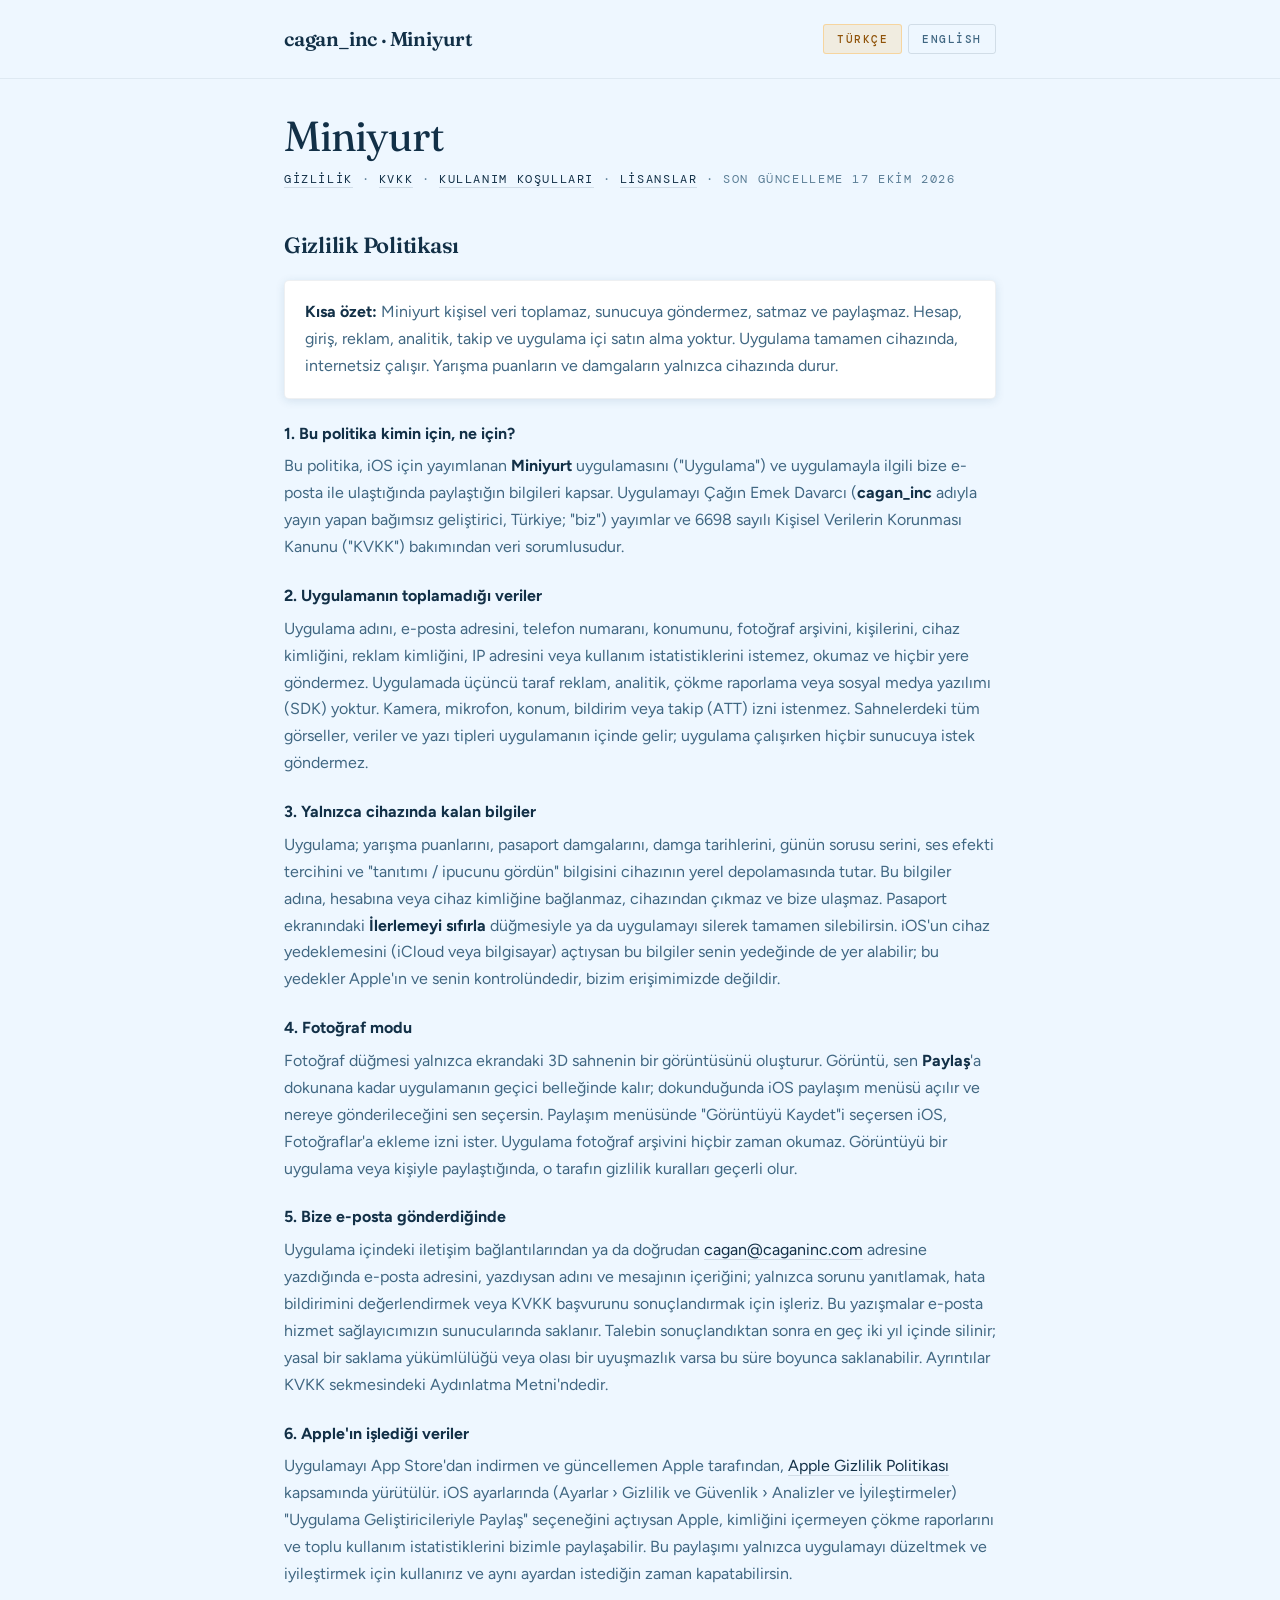
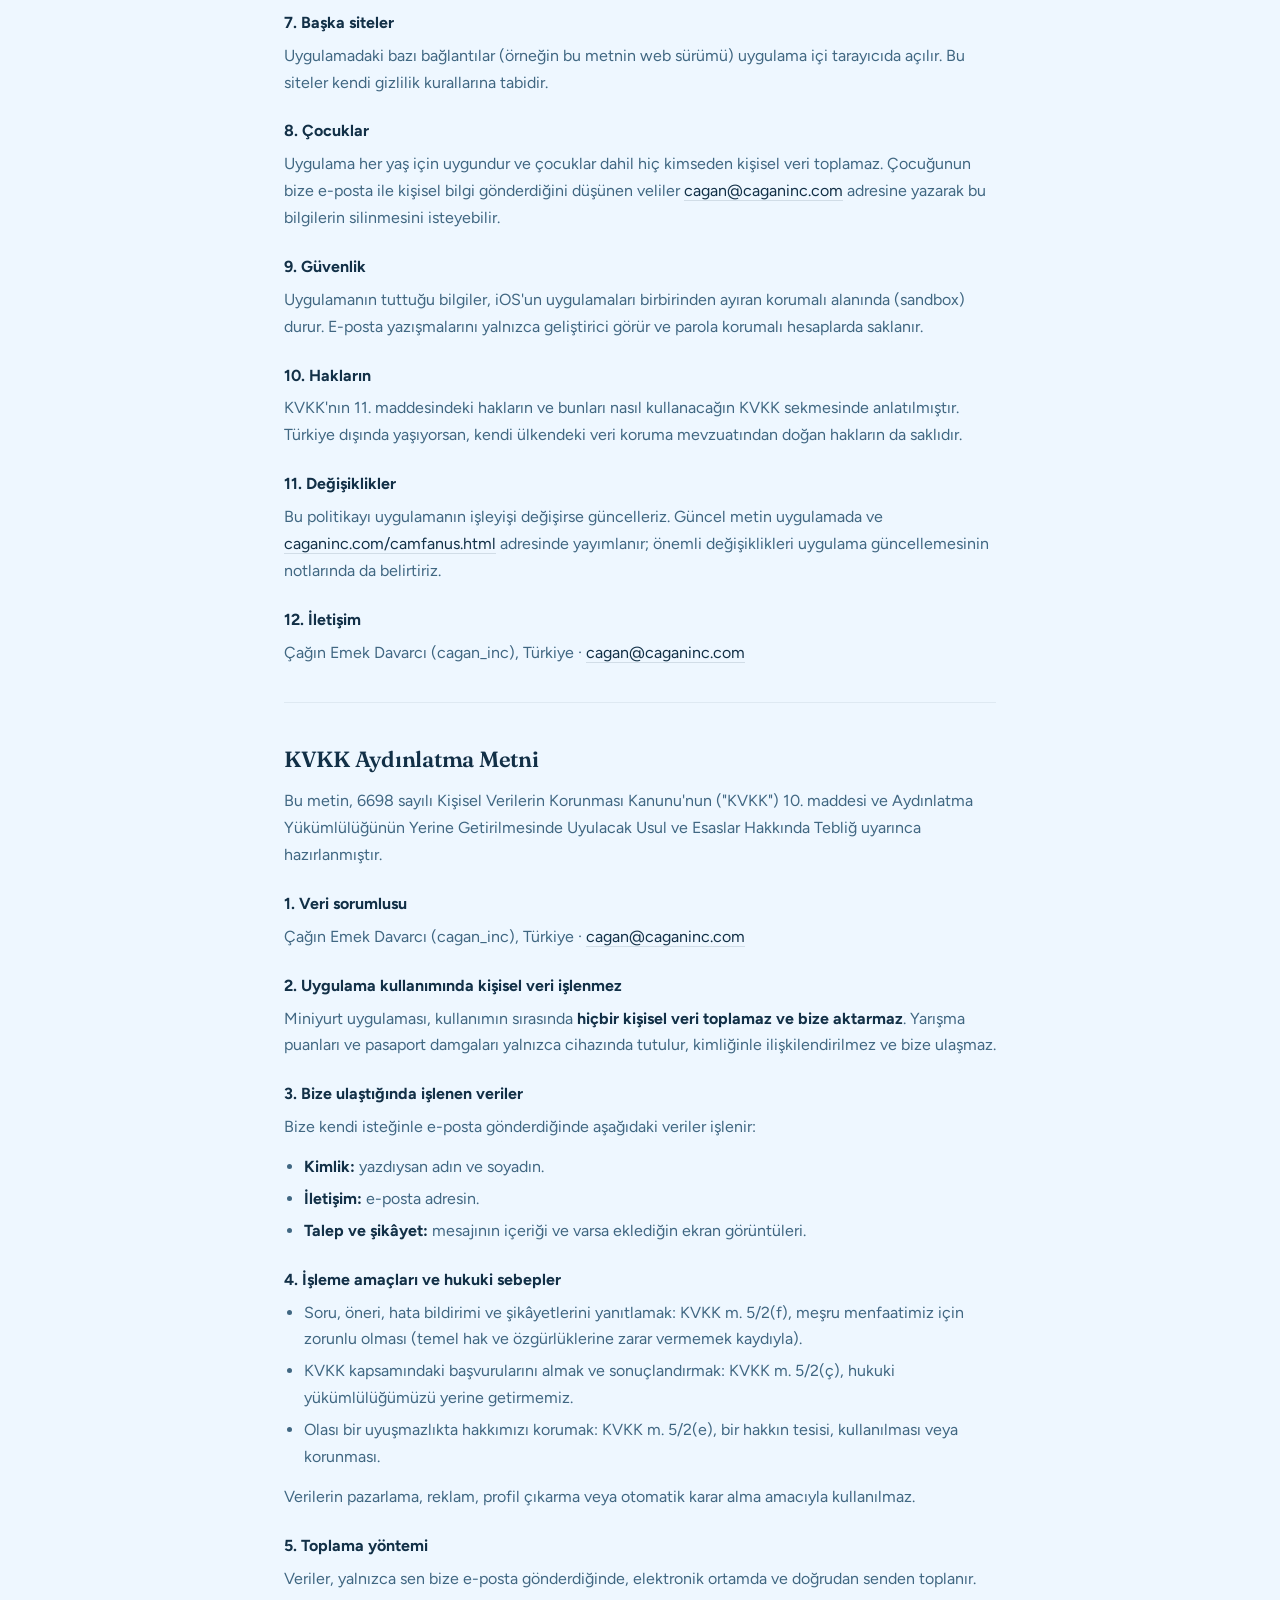
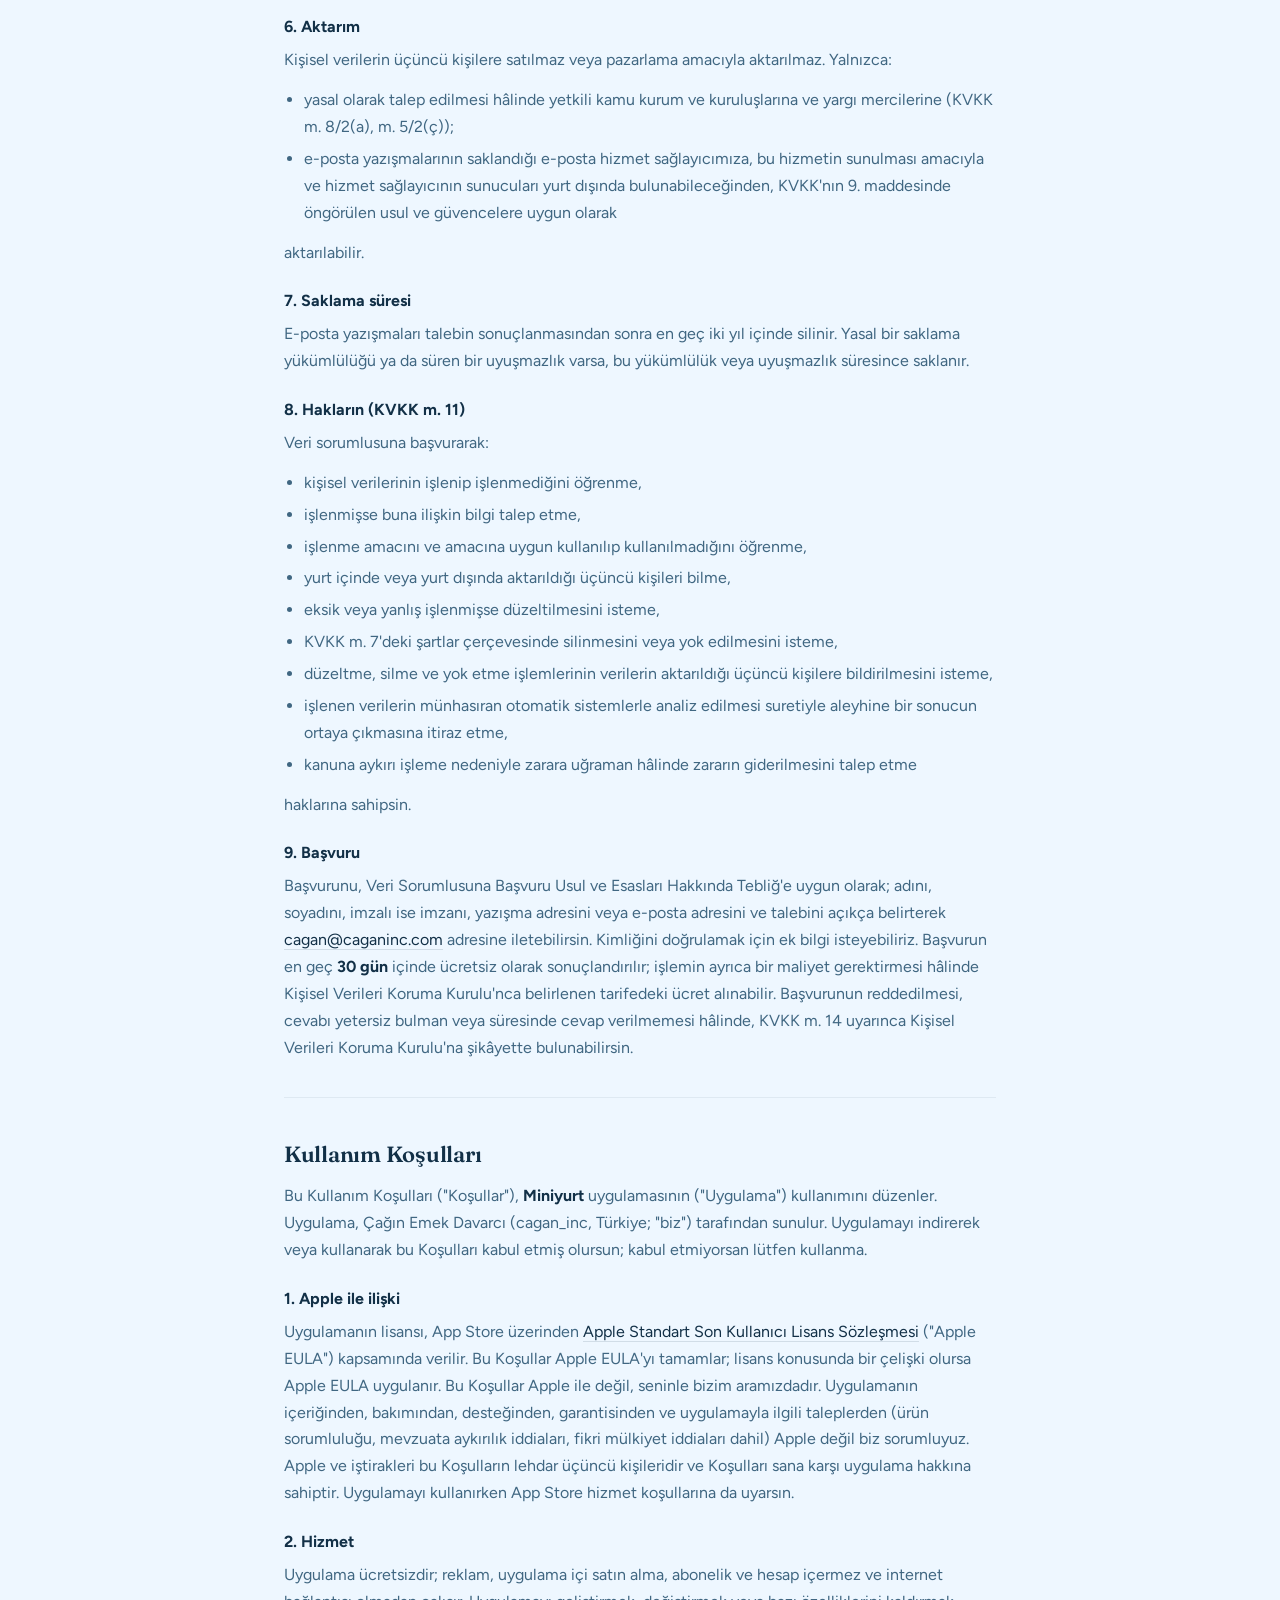
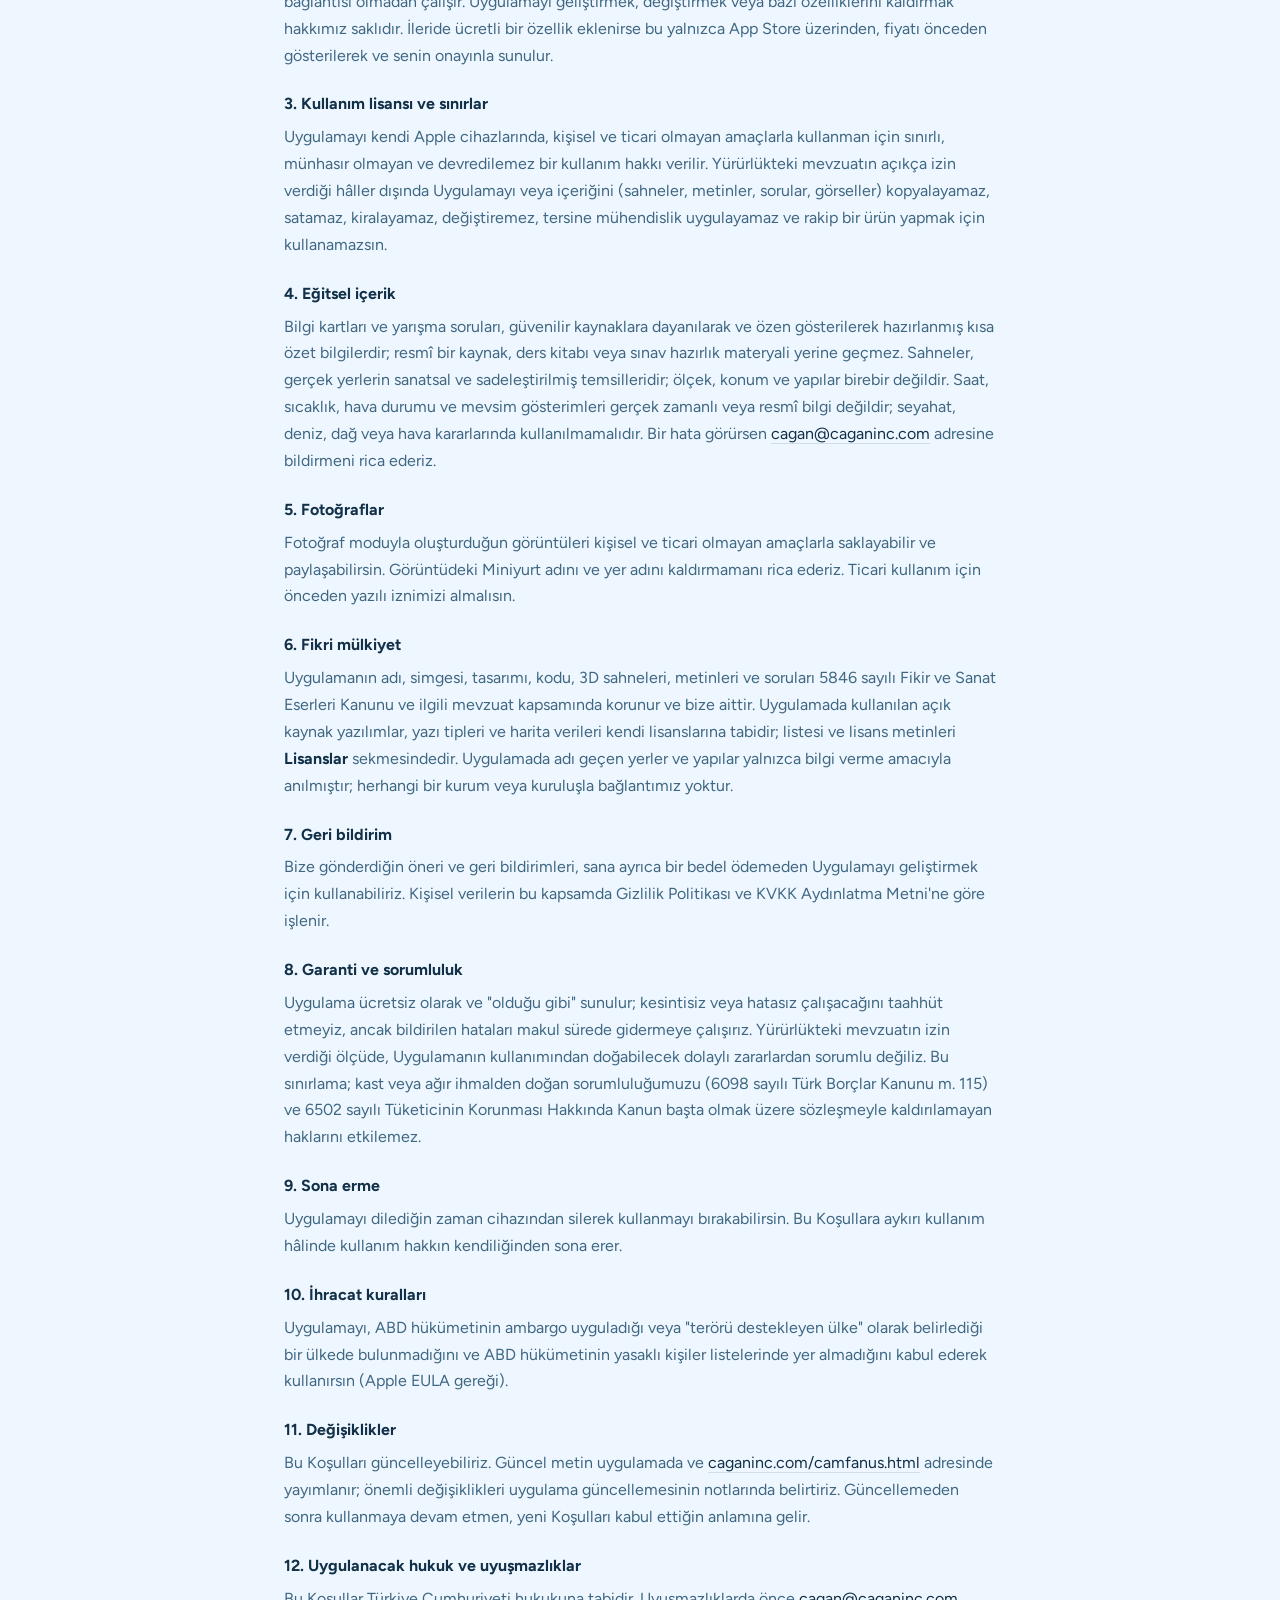
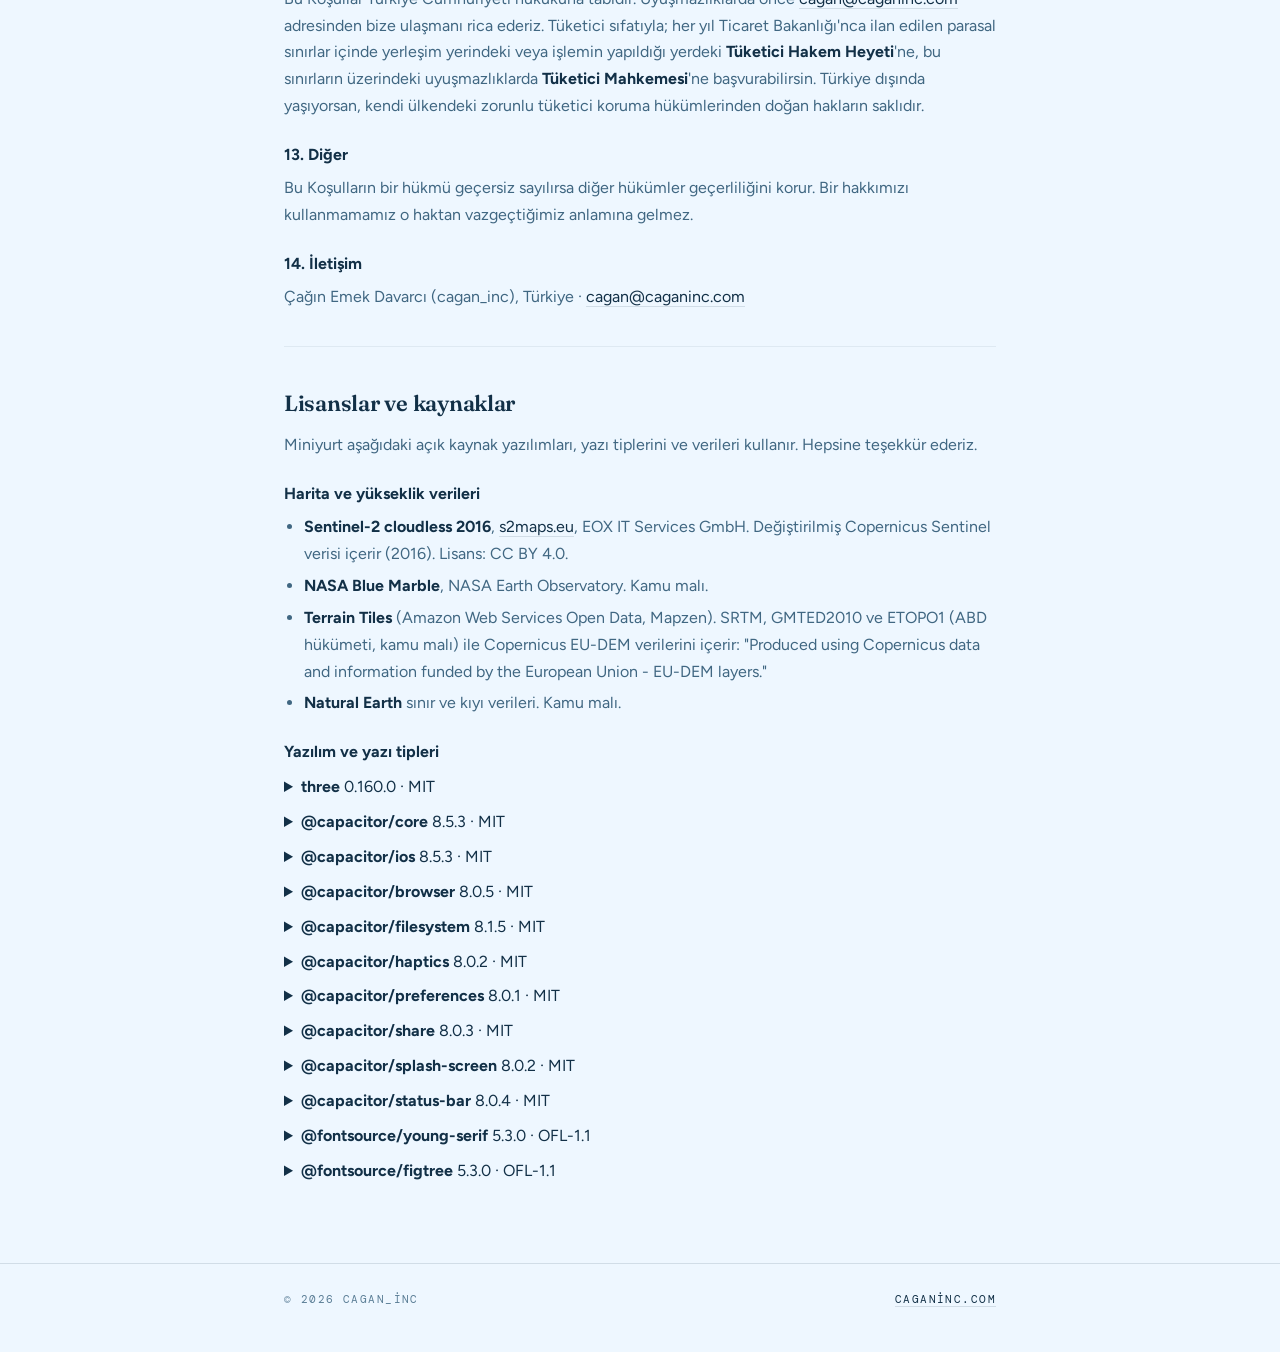
<file: camfanus.html>
<!doctype html>
<html lang="tr">
<head>
<meta charset="utf-8">
<meta name="viewport" content="width=device-width, initial-scale=1">
<title>Miniyurt — Gizlilik, KVKK ve Koşullar / Privacy & Terms</title>
<meta name="description" content="Miniyurt eğitim uygulaması için gizlilik politikası, KVKK aydınlatma metni ve kullanım koşulları.">
<link rel="canonical" href="https://caganinc.com/camfanus.html">
<meta property="og:type" content="website">
<meta property="og:site_name" content="Cagan Inc">
<meta property="og:title" content="Miniyurt — Gizlilik, KVKK ve Koşullar">
<meta property="og:description" content="Miniyurt eğitim uygulaması için gizlilik politikası, KVKK aydınlatma metni ve kullanım koşulları.">
<meta property="og:url" content="https://caganinc.com/camfanus.html">
<link rel="stylesheet" href="fonts/sayfa.css">
<style>
:root{
  --zemin:#eef7ff; --panel:#ffffff;
  --ink:#123047; --ink-2:#406782; --ink-3:#5b7e96;
  --cizgi:rgba(18,48,71,.13); --cizgi-2:rgba(18,48,71,.07);
  --altin:#ffb340; --altin-ink:#8f5309; --altin-yum:rgba(255,179,64,.16);
  --golge:rgba(28,74,112,.12);
}
@media (prefers-color-scheme: dark){
  :root:not([data-theme="light"]){
    --zemin:#081d2e; --panel:#0e2739;
    --ink:#e4f1fb; --ink-2:#a9c6da; --ink-3:#89aac1;
    --cizgi:rgba(196,224,244,.16); --cizgi-2:rgba(196,224,244,.08);
    --altin:#ffc465; --altin-ink:#ffd48c; --altin-yum:rgba(255,196,101,.14);
    --golge:rgba(0,0,0,.45);
  }
}
:root[data-theme="dark"]{
  --zemin:#081d2e; --panel:#0e2739;
  --ink:#e4f1fb; --ink-2:#a9c6da; --ink-3:#89aac1;
  --cizgi:rgba(196,224,244,.16); --cizgi-2:rgba(196,224,244,.08);
  --altin:#ffc465; --altin-ink:#ffd48c; --altin-yum:rgba(255,196,101,.14);
  --golge:rgba(0,0,0,.45);
}
*{box-sizing:border-box}
body{
  margin:0; background:var(--zemin); color:var(--ink);
  font-family:"Figtree",-apple-system,BlinkMacSystemFont,"Segoe UI",system-ui,sans-serif;
  font-size:16px; line-height:1.68; -webkit-font-smoothing:antialiased;
}
.sar{max-width:760px; margin:0 auto; padding:0 24px}
header{border-bottom:1px solid var(--cizgi-2); padding:22px 0; margin-bottom:8px}
header .sar{display:flex; align-items:center; justify-content:space-between; gap:16px; flex-wrap:wrap}
.marka{font-family:"Fraunces",Georgia,serif; font-weight:600; font-size:20px; letter-spacing:-.01em}
.diller{display:flex; gap:6px}
.diller button{
  font-family:"DM Mono",ui-monospace,monospace; font-size:11px; font-weight:500;
  letter-spacing:.14em; text-transform:uppercase; cursor:pointer;
  padding:7px 13px; border-radius:3px;
  background:transparent; color:var(--ink-2); border:1px solid var(--cizgi);
}
.diller button[aria-pressed="true"]{
  background:var(--altin-yum); color:var(--altin-ink);
  border-color:color-mix(in srgb, var(--altin) 40%, transparent);
}
main{padding:26px 0 70px}
h1{font-family:"Fraunces",Georgia,serif; font-weight:400; font-size:clamp(30px,5vw,42px);
   line-height:1.12; letter-spacing:-.022em; margin:0 0 10px; text-wrap:balance}
h2{font-family:"Fraunces",Georgia,serif; font-weight:600; font-size:22px;
   letter-spacing:-.012em; margin:38px 0 10px; text-wrap:balance}
h3{font-size:16px; font-weight:700; margin:22px 0 6px}
p,li{color:var(--ink-2)}
p{margin:0 0 13px}
ul{margin:0 0 13px; padding-left:20px}
li{margin:5px 0}
b,strong{color:var(--ink)}
a{color:var(--ink); text-decoration:none; border-bottom:1px solid var(--cizgi)}
a:hover{border-color:var(--altin)}
a:focus-visible,button:focus-visible{outline:2px solid var(--altin); outline-offset:3px; border-radius:2px}
.tarih{
  font-family:"DM Mono",ui-monospace,monospace; font-size:11.5px;
  letter-spacing:.14em; text-transform:uppercase; color:var(--ink-3); margin-bottom:26px;
}
.kutu{
  background:var(--panel); border:1px solid var(--cizgi-2);
  border-radius:5px; padding:18px 20px; margin:16px 0;
  box-shadow:0 2px 10px var(--golge);
}
.kutu p:last-child{margin-bottom:0}
table{width:100%; border-collapse:collapse; margin:14px 0; font-size:15px}
.kaydir{overflow-x:auto}
th,td{text-align:left; padding:10px 12px; border-bottom:1px solid var(--cizgi-2); vertical-align:top}
th{
  font-family:"DM Mono",ui-monospace,monospace; font-size:10.5px; font-weight:500;
  letter-spacing:.14em; text-transform:uppercase; color:var(--ink-3);
}
td{color:var(--ink-2)}
footer{border-top:1px solid var(--cizgi); padding:26px 0 44px}
footer .sar{display:flex; flex-wrap:wrap; gap:14px; justify-content:space-between; align-items:center}
.kunye{font-family:"DM Mono",ui-monospace,monospace; font-size:11px;
       letter-spacing:.13em; text-transform:uppercase; color:var(--ink-3)}
[hidden]{display:none !important}
</style>
<style>.note{background:var(--panel);border:1px solid var(--cizgi-2);border-radius:5px;padding:18px 20px;margin:16px 0;box-shadow:0 2px 10px var(--golge);color:var(--ink-2)}.upd{font-size:13px;color:var(--ink-3)}hr{border:0;border-top:1px solid var(--cizgi-2);margin:36px 0}details{margin:8px 0}summary{cursor:pointer}pre{white-space:pre-wrap;overflow-wrap:anywhere;font-size:12px}</style>
</head>
<body>
<header><div class="sar"><span class="marka">cagan_inc · Miniyurt</span><div class="diller"><button id="btnTr" aria-pressed="true">Türkçe</button><button id="btnEn" aria-pressed="false">English</button></div></div></header>
<main>
<section id="tr" class="sar">
<h1>Miniyurt</h1>
<p class="tarih"><a href="#gizlilik">Gizlilik</a> · <a href="#kvkk">KVKK</a> · <a href="#kosullar">Kullanım Koşulları</a> · <a href="#lisanslar">Lisanslar</a> · Son güncelleme 17 Ekim 2026</p>

<h2 id="gizlilik">Gizlilik Politikası</h2>
<div class="note"><b>Kısa özet:</b> Miniyurt kişisel veri toplamaz, sunucuya göndermez, satmaz ve paylaşmaz. Hesap, giriş, reklam, analitik, takip ve uygulama içi satın alma yoktur. Uygulama tamamen cihazında, internetsiz çalışır. Yarışma puanların ve damgaların yalnızca cihazında durur.</div>
<h3>1. Bu politika kimin için, ne için?</h3>
<p>Bu politika, iOS için yayımlanan <b>Miniyurt</b> uygulamasını ("Uygulama") ve uygulamayla ilgili bize e-posta ile ulaştığında paylaştığın bilgileri kapsar. Uygulamayı Çağın Emek Davarcı (<b>cagan_inc</b> adıyla yayın yapan bağımsız geliştirici, Türkiye; "biz") yayımlar ve 6698 sayılı Kişisel Verilerin Korunması Kanunu ("KVKK") bakımından veri sorumlusudur.</p>
<h3>2. Uygulamanın toplamadığı veriler</h3>
<p>Uygulama adını, e-posta adresini, telefon numaranı, konumunu, fotoğraf arşivini, kişilerini, cihaz kimliğini, reklam kimliğini, IP adresini veya kullanım istatistiklerini istemez, okumaz ve hiçbir yere göndermez. Uygulamada üçüncü taraf reklam, analitik, çökme raporlama veya sosyal medya yazılımı (SDK) yoktur. Kamera, mikrofon, konum, bildirim veya takip (ATT) izni istenmez. Sahnelerdeki tüm görseller, veriler ve yazı tipleri uygulamanın içinde gelir; uygulama çalışırken hiçbir sunucuya istek göndermez.</p>
<h3>3. Yalnızca cihazında kalan bilgiler</h3>
<p>Uygulama; yarışma puanlarını, pasaport damgalarını, damga tarihlerini, günün sorusu serini, ses efekti tercihini ve "tanıtımı / ipucunu gördün" bilgisini cihazının yerel depolamasında tutar. Bu bilgiler adına, hesabına veya cihaz kimliğine bağlanmaz, cihazından çıkmaz ve bize ulaşmaz. Pasaport ekranındaki <b>İlerlemeyi sıfırla</b> düğmesiyle ya da uygulamayı silerek tamamen silebilirsin. iOS'un cihaz yedeklemesini (iCloud veya bilgisayar) açtıysan bu bilgiler senin yedeğinde de yer alabilir; bu yedekler Apple'ın ve senin kontrolündedir, bizim erişimimizde değildir.</p>
<h3>4. Fotoğraf modu</h3>
<p>Fotoğraf düğmesi yalnızca ekrandaki 3D sahnenin bir görüntüsünü oluşturur. Görüntü, sen <b>Paylaş</b>'a dokunana kadar uygulamanın geçici belleğinde kalır; dokunduğunda iOS paylaşım menüsü açılır ve nereye gönderileceğini sen seçersin. Paylaşım menüsünde "Görüntüyü Kaydet"i seçersen iOS, Fotoğraflar'a ekleme izni ister. Uygulama fotoğraf arşivini hiçbir zaman okumaz. Görüntüyü bir uygulama veya kişiyle paylaştığında, o tarafın gizlilik kuralları geçerli olur.</p>
<h3>5. Bize e-posta gönderdiğinde</h3>
<p>Uygulama içindeki iletişim bağlantılarından ya da doğrudan <a href="mailto:cagan@caganinc.com">cagan@caganinc.com</a> adresine yazdığında e-posta adresini, yazdıysan adını ve mesajının içeriğini; yalnızca sorunu yanıtlamak, hata bildirimini değerlendirmek veya KVKK başvurunu sonuçlandırmak için işleriz. Bu yazışmalar e-posta hizmet sağlayıcımızın sunucularında saklanır. Talebin sonuçlandıktan sonra en geç iki yıl içinde silinir; yasal bir saklama yükümlülüğü veya olası bir uyuşmazlık varsa bu süre boyunca saklanabilir. Ayrıntılar KVKK sekmesindeki Aydınlatma Metni'ndedir.</p>
<h3>6. Apple'ın işlediği veriler</h3>
<p>Uygulamayı App Store'dan indirmen ve güncellemen Apple tarafından, <a href="https://www.apple.com/legal/privacy/" target="_blank" rel="noopener">Apple Gizlilik Politikası</a> kapsamında yürütülür. iOS ayarlarında (Ayarlar › Gizlilik ve Güvenlik › Analizler ve İyileştirmeler) "Uygulama Geliştiricileriyle Paylaş" seçeneğini açtıysan Apple, kimliğini içermeyen çökme raporlarını ve toplu kullanım istatistiklerini bizimle paylaşabilir. Bu paylaşımı yalnızca uygulamayı düzeltmek ve iyileştirmek için kullanırız ve aynı ayardan istediğin zaman kapatabilirsin.</p>
<h3>7. Başka siteler</h3>
<p>Uygulamadaki bazı bağlantılar (örneğin bu metnin web sürümü) uygulama içi tarayıcıda açılır. Bu siteler kendi gizlilik kurallarına tabidir.</p>
<h3>8. Çocuklar</h3>
<p>Uygulama her yaş için uygundur ve çocuklar dahil hiç kimseden kişisel veri toplamaz. Çocuğunun bize e-posta ile kişisel bilgi gönderdiğini düşünen veliler <a href="mailto:cagan@caganinc.com">cagan@caganinc.com</a> adresine yazarak bu bilgilerin silinmesini isteyebilir.</p>
<h3>9. Güvenlik</h3>
<p>Uygulamanın tuttuğu bilgiler, iOS'un uygulamaları birbirinden ayıran korumalı alanında (sandbox) durur. E-posta yazışmalarını yalnızca geliştirici görür ve parola korumalı hesaplarda saklanır.</p>
<h3>10. Hakların</h3>
<p>KVKK'nın 11. maddesindeki hakların ve bunları nasıl kullanacağın KVKK sekmesinde anlatılmıştır. Türkiye dışında yaşıyorsan, kendi ülkendeki veri koruma mevzuatından doğan hakların da saklıdır.</p>
<h3>11. Değişiklikler</h3>
<p>Bu politikayı uygulamanın işleyişi değişirse güncelleriz. Güncel metin uygulamada ve <a href="https://caganinc.com/camfanus.html" target="_blank" rel="noopener">caganinc.com/camfanus.html</a> adresinde yayımlanır; önemli değişiklikleri uygulama güncellemesinin notlarında da belirtiriz.</p>
<h3>12. İletişim</h3>
<p>Çağın Emek Davarcı (cagan_inc), Türkiye · <a href="mailto:cagan@caganinc.com">cagan@caganinc.com</a></p>
<hr>

<h2 id="kvkk">KVKK Aydınlatma Metni</h2>
<p>Bu metin, 6698 sayılı Kişisel Verilerin Korunması Kanunu'nun ("KVKK") 10. maddesi ve Aydınlatma Yükümlülüğünün Yerine Getirilmesinde Uyulacak Usul ve Esaslar Hakkında Tebliğ uyarınca hazırlanmıştır.</p>
<h3>1. Veri sorumlusu</h3>
<p>Çağın Emek Davarcı (cagan_inc), Türkiye · <a href="mailto:cagan@caganinc.com">cagan@caganinc.com</a></p>
<h3>2. Uygulama kullanımında kişisel veri işlenmez</h3>
<p>Miniyurt uygulaması, kullanımın sırasında <b>hiçbir kişisel veri toplamaz ve bize aktarmaz</b>. Yarışma puanları ve pasaport damgaları yalnızca cihazında tutulur, kimliğinle ilişkilendirilmez ve bize ulaşmaz.</p>
<h3>3. Bize ulaştığında işlenen veriler</h3>
<p>Bize kendi isteğinle e-posta gönderdiğinde aşağıdaki veriler işlenir:</p>
<ul>
<li><b>Kimlik:</b> yazdıysan adın ve soyadın.</li>
<li><b>İletişim:</b> e-posta adresin.</li>
<li><b>Talep ve şikâyet:</b> mesajının içeriği ve varsa eklediğin ekran görüntüleri.</li>
</ul>
<h3>4. İşleme amaçları ve hukuki sebepler</h3>
<ul>
<li>Soru, öneri, hata bildirimi ve şikâyetlerini yanıtlamak: KVKK m. 5/2(f), meşru menfaatimiz için zorunlu olması (temel hak ve özgürlüklerine zarar vermemek kaydıyla).</li>
<li>KVKK kapsamındaki başvurularını almak ve sonuçlandırmak: KVKK m. 5/2(ç), hukuki yükümlülüğümüzü yerine getirmemiz.</li>
<li>Olası bir uyuşmazlıkta hakkımızı korumak: KVKK m. 5/2(e), bir hakkın tesisi, kullanılması veya korunması.</li>
</ul>
<p>Verilerin pazarlama, reklam, profil çıkarma veya otomatik karar alma amacıyla kullanılmaz.</p>
<h3>5. Toplama yöntemi</h3>
<p>Veriler, yalnızca sen bize e-posta gönderdiğinde, elektronik ortamda ve doğrudan senden toplanır.</p>
<h3>6. Aktarım</h3>
<p>Kişisel verilerin üçüncü kişilere satılmaz veya pazarlama amacıyla aktarılmaz. Yalnızca:</p>
<ul>
<li>yasal olarak talep edilmesi hâlinde yetkili kamu kurum ve kuruluşlarına ve yargı mercilerine (KVKK m. 8/2(a), m. 5/2(ç));</li>
<li>e-posta yazışmalarının saklandığı e-posta hizmet sağlayıcımıza, bu hizmetin sunulması amacıyla ve hizmet sağlayıcının sunucuları yurt dışında bulunabileceğinden, KVKK'nın 9. maddesinde öngörülen usul ve güvencelere uygun olarak</li>
</ul>
<p>aktarılabilir.</p>
<h3>7. Saklama süresi</h3>
<p>E-posta yazışmaları talebin sonuçlanmasından sonra en geç iki yıl içinde silinir. Yasal bir saklama yükümlülüğü ya da süren bir uyuşmazlık varsa, bu yükümlülük veya uyuşmazlık süresince saklanır.</p>
<h3>8. Hakların (KVKK m. 11)</h3>
<p>Veri sorumlusuna başvurarak:</p>
<ul>
<li>kişisel verilerinin işlenip işlenmediğini öğrenme,</li>
<li>işlenmişse buna ilişkin bilgi talep etme,</li>
<li>işlenme amacını ve amacına uygun kullanılıp kullanılmadığını öğrenme,</li>
<li>yurt içinde veya yurt dışında aktarıldığı üçüncü kişileri bilme,</li>
<li>eksik veya yanlış işlenmişse düzeltilmesini isteme,</li>
<li>KVKK m. 7'deki şartlar çerçevesinde silinmesini veya yok edilmesini isteme,</li>
<li>düzeltme, silme ve yok etme işlemlerinin verilerin aktarıldığı üçüncü kişilere bildirilmesini isteme,</li>
<li>işlenen verilerin münhasıran otomatik sistemlerle analiz edilmesi suretiyle aleyhine bir sonucun ortaya çıkmasına itiraz etme,</li>
<li>kanuna aykırı işleme nedeniyle zarara uğraman hâlinde zararın giderilmesini talep etme</li>
</ul>
<p>haklarına sahipsin.</p>
<h3>9. Başvuru</h3>
<p>Başvurunu, Veri Sorumlusuna Başvuru Usul ve Esasları Hakkında Tebliğ'e uygun olarak; adını, soyadını, imzalı ise imzanı, yazışma adresini veya e-posta adresini ve talebini açıkça belirterek <a href="mailto:cagan@caganinc.com">cagan@caganinc.com</a> adresine iletebilirsin. Kimliğini doğrulamak için ek bilgi isteyebiliriz. Başvurun en geç <b>30 gün</b> içinde ücretsiz olarak sonuçlandırılır; işlemin ayrıca bir maliyet gerektirmesi hâlinde Kişisel Verileri Koruma Kurulu'nca belirlenen tarifedeki ücret alınabilir. Başvurunun reddedilmesi, cevabı yetersiz bulman veya süresinde cevap verilmemesi hâlinde, KVKK m. 14 uyarınca Kişisel Verileri Koruma Kurulu'na şikâyette bulunabilirsin.</p>
<hr>

<h2 id="kosullar">Kullanım Koşulları</h2>
<p>Bu Kullanım Koşulları ("Koşullar"), <b>Miniyurt</b> uygulamasının ("Uygulama") kullanımını düzenler. Uygulama, Çağın Emek Davarcı (cagan_inc, Türkiye; "biz") tarafından sunulur. Uygulamayı indirerek veya kullanarak bu Koşulları kabul etmiş olursun; kabul etmiyorsan lütfen kullanma.</p>
<h3>1. Apple ile ilişki</h3>
<p>Uygulamanın lisansı, App Store üzerinden <a href="https://www.apple.com/legal/internet-services/itunes/dev/stdeula/" target="_blank" rel="noopener">Apple Standart Son Kullanıcı Lisans Sözleşmesi</a> ("Apple EULA") kapsamında verilir. Bu Koşullar Apple EULA'yı tamamlar; lisans konusunda bir çelişki olursa Apple EULA uygulanır. Bu Koşullar Apple ile değil, seninle bizim aramızdadır. Uygulamanın içeriğinden, bakımından, desteğinden, garantisinden ve uygulamayla ilgili taleplerden (ürün sorumluluğu, mevzuata aykırılık iddiaları, fikri mülkiyet iddiaları dahil) Apple değil biz sorumluyuz. Apple ve iştirakleri bu Koşulların lehdar üçüncü kişileridir ve Koşulları sana karşı uygulama hakkına sahiptir. Uygulamayı kullanırken App Store hizmet koşullarına da uyarsın.</p>
<h3>2. Hizmet</h3>
<p>Uygulama ücretsizdir; reklam, uygulama içi satın alma, abonelik ve hesap içermez ve internet bağlantısı olmadan çalışır. Uygulamayı geliştirmek, değiştirmek veya bazı özelliklerini kaldırmak hakkımız saklıdır. İleride ücretli bir özellik eklenirse bu yalnızca App Store üzerinden, fiyatı önceden gösterilerek ve senin onayınla sunulur.</p>
<h3>3. Kullanım lisansı ve sınırlar</h3>
<p>Uygulamayı kendi Apple cihazlarında, kişisel ve ticari olmayan amaçlarla kullanman için sınırlı, münhasır olmayan ve devredilemez bir kullanım hakkı verilir. Yürürlükteki mevzuatın açıkça izin verdiği hâller dışında Uygulamayı veya içeriğini (sahneler, metinler, sorular, görseller) kopyalayamaz, satamaz, kiralayamaz, değiştiremez, tersine mühendislik uygulayamaz ve rakip bir ürün yapmak için kullanamazsın.</p>
<h3>4. Eğitsel içerik</h3>
<p>Bilgi kartları ve yarışma soruları, güvenilir kaynaklara dayanılarak ve özen gösterilerek hazırlanmış kısa özet bilgilerdir; resmî bir kaynak, ders kitabı veya sınav hazırlık materyali yerine geçmez. Sahneler, gerçek yerlerin sanatsal ve sadeleştirilmiş temsilleridir; ölçek, konum ve yapılar birebir değildir. Saat, sıcaklık, hava durumu ve mevsim gösterimleri gerçek zamanlı veya resmî bilgi değildir; seyahat, deniz, dağ veya hava kararlarında kullanılmamalıdır. Bir hata görürsen <a href="mailto:cagan@caganinc.com">cagan@caganinc.com</a> adresine bildirmeni rica ederiz.</p>
<h3>5. Fotoğraflar</h3>
<p>Fotoğraf moduyla oluşturduğun görüntüleri kişisel ve ticari olmayan amaçlarla saklayabilir ve paylaşabilirsin. Görüntüdeki Miniyurt adını ve yer adını kaldırmamanı rica ederiz. Ticari kullanım için önceden yazılı iznimizi almalısın.</p>
<h3>6. Fikri mülkiyet</h3>
<p>Uygulamanın adı, simgesi, tasarımı, kodu, 3D sahneleri, metinleri ve soruları 5846 sayılı Fikir ve Sanat Eserleri Kanunu ve ilgili mevzuat kapsamında korunur ve bize aittir. Uygulamada kullanılan açık kaynak yazılımlar, yazı tipleri ve harita verileri kendi lisanslarına tabidir; listesi ve lisans metinleri <b>Lisanslar</b> sekmesindedir. Uygulamada adı geçen yerler ve yapılar yalnızca bilgi verme amacıyla anılmıştır; herhangi bir kurum veya kuruluşla bağlantımız yoktur.</p>
<h3>7. Geri bildirim</h3>
<p>Bize gönderdiğin öneri ve geri bildirimleri, sana ayrıca bir bedel ödemeden Uygulamayı geliştirmek için kullanabiliriz. Kişisel verilerin bu kapsamda Gizlilik Politikası ve KVKK Aydınlatma Metni'ne göre işlenir.</p>
<h3>8. Garanti ve sorumluluk</h3>
<p>Uygulama ücretsiz olarak ve "olduğu gibi" sunulur; kesintisiz veya hatasız çalışacağını taahhüt etmeyiz, ancak bildirilen hataları makul sürede gidermeye çalışırız. Yürürlükteki mevzuatın izin verdiği ölçüde, Uygulamanın kullanımından doğabilecek dolaylı zararlardan sorumlu değiliz. Bu sınırlama; kast veya ağır ihmalden doğan sorumluluğumuzu (6098 sayılı Türk Borçlar Kanunu m. 115) ve 6502 sayılı Tüketicinin Korunması Hakkında Kanun başta olmak üzere sözleşmeyle kaldırılamayan haklarını etkilemez.</p>
<h3>9. Sona erme</h3>
<p>Uygulamayı dilediğin zaman cihazından silerek kullanmayı bırakabilirsin. Bu Koşullara aykırı kullanım hâlinde kullanım hakkın kendiliğinden sona erer.</p>
<h3>10. İhracat kuralları</h3>
<p>Uygulamayı, ABD hükümetinin ambargo uyguladığı veya "terörü destekleyen ülke" olarak belirlediği bir ülkede bulunmadığını ve ABD hükümetinin yasaklı kişiler listelerinde yer almadığını kabul ederek kullanırsın (Apple EULA gereği).</p>
<h3>11. Değişiklikler</h3>
<p>Bu Koşulları güncelleyebiliriz. Güncel metin uygulamada ve <a href="https://caganinc.com/camfanus.html" target="_blank" rel="noopener">caganinc.com/camfanus.html</a> adresinde yayımlanır; önemli değişiklikleri uygulama güncellemesinin notlarında belirtiriz. Güncellemeden sonra kullanmaya devam etmen, yeni Koşulları kabul ettiğin anlamına gelir.</p>
<h3>12. Uygulanacak hukuk ve uyuşmazlıklar</h3>
<p>Bu Koşullar Türkiye Cumhuriyeti hukukuna tabidir. Uyuşmazlıklarda önce <a href="mailto:cagan@caganinc.com">cagan@caganinc.com</a> adresinden bize ulaşmanı rica ederiz. Tüketici sıfatıyla; her yıl Ticaret Bakanlığı'nca ilan edilen parasal sınırlar içinde yerleşim yerindeki veya işlemin yapıldığı yerdeki <b>Tüketici Hakem Heyeti</b>'ne, bu sınırların üzerindeki uyuşmazlıklarda <b>Tüketici Mahkemesi</b>'ne başvurabilirsin. Türkiye dışında yaşıyorsan, kendi ülkendeki zorunlu tüketici koruma hükümlerinden doğan hakların saklıdır.</p>
<h3>13. Diğer</h3>
<p>Bu Koşulların bir hükmü geçersiz sayılırsa diğer hükümler geçerliliğini korur. Bir hakkımızı kullanmamamız o haktan vazgeçtiğimiz anlamına gelmez.</p>
<h3>14. İletişim</h3>
<p>Çağın Emek Davarcı (cagan_inc), Türkiye · <a href="mailto:cagan@caganinc.com">cagan@caganinc.com</a></p>
<hr>

<h2 id="lisanslar">Lisanslar ve kaynaklar</h2>
<p>Miniyurt aşağıdaki açık kaynak yazılımları, yazı tiplerini ve verileri kullanır. Hepsine teşekkür ederiz.</p>
<h3>Harita ve yükseklik verileri</h3>
<ul>
<li><b>Sentinel-2 cloudless 2016</b>, <a href="https://s2maps.eu" target="_blank" rel="noopener">s2maps.eu</a>, EOX IT Services GmbH. Değiştirilmiş Copernicus Sentinel verisi içerir (2016). Lisans: CC BY 4.0.</li>
<li><b>NASA Blue Marble</b>, NASA Earth Observatory. Kamu malı.</li>
<li><b>Terrain Tiles</b> (Amazon Web Services Open Data, Mapzen). SRTM, GMTED2010 ve ETOPO1 (ABD hükümeti, kamu malı) ile Copernicus EU-DEM verilerini içerir: "Produced using Copernicus data and information funded by the European Union - EU-DEM layers."</li>
<li><b>Natural Earth</b> sınır ve kıyı verileri. Kamu malı.</li>
</ul>
<h3>Yazılım ve yazı tipleri</h3>
<details><summary><b>three</b> 0.160.0 · MIT</summary><pre>The MIT License

Copyright © 2010-2023 three.js authors

Permission is hereby granted, free of charge, to any person obtaining a copy
of this software and associated documentation files (the "Software"), to deal
in the Software without restriction, including without limitation the rights
to use, copy, modify, merge, publish, distribute, sublicense, and/or sell
copies of the Software, and to permit persons to whom the Software is
furnished to do so, subject to the following conditions:

The above copyright notice and this permission notice shall be included in
all copies or substantial portions of the Software.

THE SOFTWARE IS PROVIDED "AS IS", WITHOUT WARRANTY OF ANY KIND, EXPRESS OR
IMPLIED, INCLUDING BUT NOT LIMITED TO THE WARRANTIES OF MERCHANTABILITY,
FITNESS FOR A PARTICULAR PURPOSE AND NONINFRINGEMENT. IN NO EVENT SHALL THE
AUTHORS OR COPYRIGHT HOLDERS BE LIABLE FOR ANY CLAIM, DAMAGES OR OTHER
LIABILITY, WHETHER IN AN ACTION OF CONTRACT, TORT OR OTHERWISE, ARISING FROM,
OUT OF OR IN CONNECTION WITH THE SOFTWARE OR THE USE OR OTHER DEALINGS IN
THE SOFTWARE.</pre></details>
<details><summary><b>@capacitor/core</b> 8.5.3 · MIT</summary><pre>MIT License

Copyright (c) 2017-present Drifty Co.

Permission is hereby granted, free of charge, to any person obtaining a copy
of this software and associated documentation files (the "Software"), to deal
in the Software without restriction, including without limitation the rights
to use, copy, modify, merge, publish, distribute, sublicense, and/or sell
copies of the Software, and to permit persons to whom the Software is
furnished to do so, subject to the following conditions:

The above copyright notice and this permission notice shall be included in all
copies or substantial portions of the Software.

THE SOFTWARE IS PROVIDED "AS IS", WITHOUT WARRANTY OF ANY KIND, EXPRESS OR
IMPLIED, INCLUDING BUT NOT LIMITED TO THE WARRANTIES OF MERCHANTABILITY,
FITNESS FOR A PARTICULAR PURPOSE AND NONINFRINGEMENT. IN NO EVENT SHALL THE
AUTHORS OR COPYRIGHT HOLDERS BE LIABLE FOR ANY CLAIM, DAMAGES OR OTHER
LIABILITY, WHETHER IN AN ACTION OF CONTRACT, TORT OR OTHERWISE, ARISING FROM,
OUT OF OR IN CONNECTION WITH THE SOFTWARE OR THE USE OR OTHER DEALINGS IN THE
SOFTWARE.</pre></details>
<details><summary><b>@capacitor/ios</b> 8.5.3 · MIT</summary><pre>MIT License

Copyright (c) 2017-present Drifty Co.

Permission is hereby granted, free of charge, to any person obtaining a copy
of this software and associated documentation files (the "Software"), to deal
in the Software without restriction, including without limitation the rights
to use, copy, modify, merge, publish, distribute, sublicense, and/or sell
copies of the Software, and to permit persons to whom the Software is
furnished to do so, subject to the following conditions:

The above copyright notice and this permission notice shall be included in all
copies or substantial portions of the Software.

THE SOFTWARE IS PROVIDED "AS IS", WITHOUT WARRANTY OF ANY KIND, EXPRESS OR
IMPLIED, INCLUDING BUT NOT LIMITED TO THE WARRANTIES OF MERCHANTABILITY,
FITNESS FOR A PARTICULAR PURPOSE AND NONINFRINGEMENT. IN NO EVENT SHALL THE
AUTHORS OR COPYRIGHT HOLDERS BE LIABLE FOR ANY CLAIM, DAMAGES OR OTHER
LIABILITY, WHETHER IN AN ACTION OF CONTRACT, TORT OR OTHERWISE, ARISING FROM,
OUT OF OR IN CONNECTION WITH THE SOFTWARE OR THE USE OR OTHER DEALINGS IN THE
SOFTWARE.</pre></details>
<details><summary><b>@capacitor/browser</b> 8.0.5 · MIT</summary><pre>Copyright 2020-present Ionic
https://ionic.io

MIT License

Permission is hereby granted, free of charge, to any person obtaining
a copy of this software and associated documentation files (the
"Software"), to deal in the Software without restriction, including
without limitation the rights to use, copy, modify, merge, publish,
distribute, sublicense, and/or sell copies of the Software, and to
permit persons to whom the Software is furnished to do so, subject to
the following conditions:

The above copyright notice and this permission notice shall be
included in all copies or substantial portions of the Software.

THE SOFTWARE IS PROVIDED "AS IS", WITHOUT WARRANTY OF ANY KIND,
EXPRESS OR IMPLIED, INCLUDING BUT NOT LIMITED TO THE WARRANTIES OF
MERCHANTABILITY, FITNESS FOR A PARTICULAR PURPOSE AND
NONINFRINGEMENT. IN NO EVENT SHALL THE AUTHORS OR COPYRIGHT HOLDERS BE
LIABLE FOR ANY CLAIM, DAMAGES OR OTHER LIABILITY, WHETHER IN AN ACTION
OF CONTRACT, TORT OR OTHERWISE, ARISING FROM, OUT OF OR IN CONNECTION
WITH THE SOFTWARE OR THE USE OR OTHER DEALINGS IN THE SOFTWARE.</pre></details>
<details><summary><b>@capacitor/filesystem</b> 8.1.5 · MIT</summary><pre>MIT License

Copyright (c) 2025 Ionic

Permission is hereby granted, free of charge, to any person obtaining a copy
of this software and associated documentation files (the "Software"), to deal
in the Software without restriction, including without limitation the rights
to use, copy, modify, merge, publish, distribute, sublicense, and/or sell
copies of the Software, and to permit persons to whom the Software is
furnished to do so, subject to the following conditions:

The above copyright notice and this permission notice shall be included in all
copies or substantial portions of the Software.

THE SOFTWARE IS PROVIDED "AS IS", WITHOUT WARRANTY OF ANY KIND, EXPRESS OR
IMPLIED, INCLUDING BUT NOT LIMITED TO THE WARRANTIES OF MERCHANTABILITY,
FITNESS FOR A PARTICULAR PURPOSE AND NONINFRINGEMENT. IN NO EVENT SHALL THE
AUTHORS OR COPYRIGHT HOLDERS BE LIABLE FOR ANY CLAIM, DAMAGES OR OTHER
LIABILITY, WHETHER IN AN ACTION OF CONTRACT, TORT OR OTHERWISE, ARISING FROM,
OUT OF OR IN CONNECTION WITH THE SOFTWARE OR THE USE OR OTHER DEALINGS IN THE
SOFTWARE.</pre></details>
<details><summary><b>@capacitor/haptics</b> 8.0.2 · MIT</summary><pre>Copyright 2020-present Ionic
https://ionic.io

MIT License

Permission is hereby granted, free of charge, to any person obtaining
a copy of this software and associated documentation files (the
"Software"), to deal in the Software without restriction, including
without limitation the rights to use, copy, modify, merge, publish,
distribute, sublicense, and/or sell copies of the Software, and to
permit persons to whom the Software is furnished to do so, subject to
the following conditions:

The above copyright notice and this permission notice shall be
included in all copies or substantial portions of the Software.

THE SOFTWARE IS PROVIDED "AS IS", WITHOUT WARRANTY OF ANY KIND,
EXPRESS OR IMPLIED, INCLUDING BUT NOT LIMITED TO THE WARRANTIES OF
MERCHANTABILITY, FITNESS FOR A PARTICULAR PURPOSE AND
NONINFRINGEMENT. IN NO EVENT SHALL THE AUTHORS OR COPYRIGHT HOLDERS BE
LIABLE FOR ANY CLAIM, DAMAGES OR OTHER LIABILITY, WHETHER IN AN ACTION
OF CONTRACT, TORT OR OTHERWISE, ARISING FROM, OUT OF OR IN CONNECTION
WITH THE SOFTWARE OR THE USE OR OTHER DEALINGS IN THE SOFTWARE.</pre></details>
<details><summary><b>@capacitor/preferences</b> 8.0.1 · MIT</summary><pre>Copyright 2020-present Ionic
https://ionic.io

MIT License

Permission is hereby granted, free of charge, to any person obtaining
a copy of this software and associated documentation files (the
"Software"), to deal in the Software without restriction, including
without limitation the rights to use, copy, modify, merge, publish,
distribute, sublicense, and/or sell copies of the Software, and to
permit persons to whom the Software is furnished to do so, subject to
the following conditions:

The above copyright notice and this permission notice shall be
included in all copies or substantial portions of the Software.

THE SOFTWARE IS PROVIDED "AS IS", WITHOUT WARRANTY OF ANY KIND,
EXPRESS OR IMPLIED, INCLUDING BUT NOT LIMITED TO THE WARRANTIES OF
MERCHANTABILITY, FITNESS FOR A PARTICULAR PURPOSE AND
NONINFRINGEMENT. IN NO EVENT SHALL THE AUTHORS OR COPYRIGHT HOLDERS BE
LIABLE FOR ANY CLAIM, DAMAGES OR OTHER LIABILITY, WHETHER IN AN ACTION
OF CONTRACT, TORT OR OTHERWISE, ARISING FROM, OUT OF OR IN CONNECTION
WITH THE SOFTWARE OR THE USE OR OTHER DEALINGS IN THE SOFTWARE.</pre></details>
<details><summary><b>@capacitor/share</b> 8.0.3 · MIT</summary><pre>Copyright 2020-present Ionic
https://ionic.io

MIT License

Permission is hereby granted, free of charge, to any person obtaining
a copy of this software and associated documentation files (the
"Software"), to deal in the Software without restriction, including
without limitation the rights to use, copy, modify, merge, publish,
distribute, sublicense, and/or sell copies of the Software, and to
permit persons to whom the Software is furnished to do so, subject to
the following conditions:

The above copyright notice and this permission notice shall be
included in all copies or substantial portions of the Software.

THE SOFTWARE IS PROVIDED "AS IS", WITHOUT WARRANTY OF ANY KIND,
EXPRESS OR IMPLIED, INCLUDING BUT NOT LIMITED TO THE WARRANTIES OF
MERCHANTABILITY, FITNESS FOR A PARTICULAR PURPOSE AND
NONINFRINGEMENT. IN NO EVENT SHALL THE AUTHORS OR COPYRIGHT HOLDERS BE
LIABLE FOR ANY CLAIM, DAMAGES OR OTHER LIABILITY, WHETHER IN AN ACTION
OF CONTRACT, TORT OR OTHERWISE, ARISING FROM, OUT OF OR IN CONNECTION
WITH THE SOFTWARE OR THE USE OR OTHER DEALINGS IN THE SOFTWARE.</pre></details>
<details><summary><b>@capacitor/splash-screen</b> 8.0.2 · MIT</summary><pre>Copyright 2020-present Ionic
https://ionic.io

MIT License

Permission is hereby granted, free of charge, to any person obtaining
a copy of this software and associated documentation files (the
"Software"), to deal in the Software without restriction, including
without limitation the rights to use, copy, modify, merge, publish,
distribute, sublicense, and/or sell copies of the Software, and to
permit persons to whom the Software is furnished to do so, subject to
the following conditions:

The above copyright notice and this permission notice shall be
included in all copies or substantial portions of the Software.

THE SOFTWARE IS PROVIDED "AS IS", WITHOUT WARRANTY OF ANY KIND,
EXPRESS OR IMPLIED, INCLUDING BUT NOT LIMITED TO THE WARRANTIES OF
MERCHANTABILITY, FITNESS FOR A PARTICULAR PURPOSE AND
NONINFRINGEMENT. IN NO EVENT SHALL THE AUTHORS OR COPYRIGHT HOLDERS BE
LIABLE FOR ANY CLAIM, DAMAGES OR OTHER LIABILITY, WHETHER IN AN ACTION
OF CONTRACT, TORT OR OTHERWISE, ARISING FROM, OUT OF OR IN CONNECTION
WITH THE SOFTWARE OR THE USE OR OTHER DEALINGS IN THE SOFTWARE.</pre></details>
<details><summary><b>@capacitor/status-bar</b> 8.0.4 · MIT</summary><pre>Copyright 2020-present Ionic
https://ionic.io

MIT License

Permission is hereby granted, free of charge, to any person obtaining
a copy of this software and associated documentation files (the
"Software"), to deal in the Software without restriction, including
without limitation the rights to use, copy, modify, merge, publish,
distribute, sublicense, and/or sell copies of the Software, and to
permit persons to whom the Software is furnished to do so, subject to
the following conditions:

The above copyright notice and this permission notice shall be
included in all copies or substantial portions of the Software.

THE SOFTWARE IS PROVIDED "AS IS", WITHOUT WARRANTY OF ANY KIND,
EXPRESS OR IMPLIED, INCLUDING BUT NOT LIMITED TO THE WARRANTIES OF
MERCHANTABILITY, FITNESS FOR A PARTICULAR PURPOSE AND
NONINFRINGEMENT. IN NO EVENT SHALL THE AUTHORS OR COPYRIGHT HOLDERS BE
LIABLE FOR ANY CLAIM, DAMAGES OR OTHER LIABILITY, WHETHER IN AN ACTION
OF CONTRACT, TORT OR OTHERWISE, ARISING FROM, OUT OF OR IN CONNECTION
WITH THE SOFTWARE OR THE USE OR OTHER DEALINGS IN THE SOFTWARE.</pre></details>
<details><summary><b>@fontsource/young-serif</b> 5.3.0 · OFL-1.1</summary><pre>Copyright 2023 The Young Serif Project Authors (https://github.com/noirblancrouge/YoungSerif)

This Font Software is licensed under the SIL Open Font License, Version 1.1.
This license is copied below, and is also available with a FAQ at:
http://scripts.sil.org/OFL


-----------------------------------------------------------
SIL OPEN FONT LICENSE Version 1.1 - 26 February 2007
-----------------------------------------------------------

PREAMBLE
The goals of the Open Font License (OFL) are to stimulate worldwide
development of collaborative font projects, to support the font creation
efforts of academic and linguistic communities, and to provide a free and
open framework in which fonts may be shared and improved in partnership
with others.

The OFL allows the licensed fonts to be used, studied, modified and
redistributed freely as long as they are not sold by themselves. The
fonts, including any derivative works, can be bundled, embedded,
redistributed and/or sold with any software provided that any reserved
names are not used by derivative works. The fonts and derivatives,
however, cannot be released under any other type of license. The
requirement for fonts to remain under this license does not apply
to any document created using the fonts or their derivatives.

DEFINITIONS
"Font Software" refers to the set of files released by the Copyright
Holder(s) under this license and clearly marked as such. This may
include source files, build scripts and documentation.

"Reserved Font Name" refers to any names specified as such after the
copyright statement(s).

"Original Version" refers to the collection of Font Software components as
distributed by the Copyright Holder(s).

"Modified Version" refers to any derivative made by adding to, deleting,
or substituting -- in part or in whole -- any of the components of the
Original Version, by changing formats or by porting the Font Software to a
new environment.

"Author" refers to any designer, engineer, programmer, technical
writer or other person who contributed to the Font Software.

PERMISSION &amp; CONDITIONS
Permission is hereby granted, free of charge, to any person obtaining
a copy of the Font Software, to use, study, copy, merge, embed, modify,
redistribute, and sell modified and unmodified copies of the Font
Software, subject to the following conditions:

1) Neither the Font Software nor any of its individual components,
in Original or Modified Versions, may be sold by itself.

2) Original or Modified Versions of the Font Software may be bundled,
redistributed and/or sold with any software, provided that each copy
contains the above copyright notice and this license. These can be
included either as stand-alone text files, human-readable headers or
in the appropriate machine-readable metadata fields within text or
binary files as long as those fields can be easily viewed by the user.

3) No Modified Version of the Font Software may use the Reserved Font
Name(s) unless explicit written permission is granted by the corresponding
Copyright Holder. This restriction only applies to the primary font name as
presented to the users.

4) The name(s) of the Copyright Holder(s) or the Author(s) of the Font
Software shall not be used to promote, endorse or advertise any
Modified Version, except to acknowledge the contribution(s) of the
Copyright Holder(s) and the Author(s) or with their explicit written
permission.

5) The Font Software, modified or unmodified, in part or in whole,
must be distributed entirely under this license, and must not be
distributed under any other license. The requirement for fonts to
remain under this license does not apply to any document created
using the Font Software.

TERMINATION
This license becomes null and void if any of the above conditions are
not met.

DISCLAIMER
THE FONT SOFTWARE IS PROVIDED "AS IS", WITHOUT WARRANTY OF ANY KIND,
EXPRESS OR IMPLIED, INCLUDING BUT NOT LIMITED TO ANY WARRANTIES OF
MERCHANTABILITY, FITNESS FOR A PARTICULAR PURPOSE AND NONINFRINGEMENT
OF COPYRIGHT, PATENT, TRADEMARK, OR OTHER RIGHT. IN NO EVENT SHALL THE
COPYRIGHT HOLDER BE LIABLE FOR ANY CLAIM, DAMAGES OR OTHER LIABILITY,
INCLUDING ANY GENERAL, SPECIAL, INDIRECT, INCIDENTAL, OR CONSEQUENTIAL
DAMAGES, WHETHER IN AN ACTION OF CONTRACT, TORT OR OTHERWISE, ARISING
FROM, OUT OF THE USE OR INABILITY TO USE THE FONT SOFTWARE OR FROM
OTHER DEALINGS IN THE FONT SOFTWARE.</pre></details>
<details><summary><b>@fontsource/figtree</b> 5.3.0 · OFL-1.1</summary><pre>Copyright 2022 The Figtree Project Authors (https://github.com/erikdkennedy/figtree) Figtree-Italic[wght].ttf: Copyright 2022 The Figtree Project Authors (https://github.com/erikdkennedy/figtree)

This Font Software is licensed under the SIL Open Font License, Version 1.1.
This license is copied below, and is also available with a FAQ at:
http://scripts.sil.org/OFL


-----------------------------------------------------------
SIL OPEN FONT LICENSE Version 1.1 - 26 February 2007
-----------------------------------------------------------

PREAMBLE
The goals of the Open Font License (OFL) are to stimulate worldwide
development of collaborative font projects, to support the font creation
efforts of academic and linguistic communities, and to provide a free and
open framework in which fonts may be shared and improved in partnership
with others.

The OFL allows the licensed fonts to be used, studied, modified and
redistributed freely as long as they are not sold by themselves. The
fonts, including any derivative works, can be bundled, embedded,
redistributed and/or sold with any software provided that any reserved
names are not used by derivative works. The fonts and derivatives,
however, cannot be released under any other type of license. The
requirement for fonts to remain under this license does not apply
to any document created using the fonts or their derivatives.

DEFINITIONS
"Font Software" refers to the set of files released by the Copyright
Holder(s) under this license and clearly marked as such. This may
include source files, build scripts and documentation.

"Reserved Font Name" refers to any names specified as such after the
copyright statement(s).

"Original Version" refers to the collection of Font Software components as
distributed by the Copyright Holder(s).

"Modified Version" refers to any derivative made by adding to, deleting,
or substituting -- in part or in whole -- any of the components of the
Original Version, by changing formats or by porting the Font Software to a
new environment.

"Author" refers to any designer, engineer, programmer, technical
writer or other person who contributed to the Font Software.

PERMISSION &amp; CONDITIONS
Permission is hereby granted, free of charge, to any person obtaining
a copy of the Font Software, to use, study, copy, merge, embed, modify,
redistribute, and sell modified and unmodified copies of the Font
Software, subject to the following conditions:

1) Neither the Font Software nor any of its individual components,
in Original or Modified Versions, may be sold by itself.

2) Original or Modified Versions of the Font Software may be bundled,
redistributed and/or sold with any software, provided that each copy
contains the above copyright notice and this license. These can be
included either as stand-alone text files, human-readable headers or
in the appropriate machine-readable metadata fields within text or
binary files as long as those fields can be easily viewed by the user.

3) No Modified Version of the Font Software may use the Reserved Font
Name(s) unless explicit written permission is granted by the corresponding
Copyright Holder. This restriction only applies to the primary font name as
presented to the users.

4) The name(s) of the Copyright Holder(s) or the Author(s) of the Font
Software shall not be used to promote, endorse or advertise any
Modified Version, except to acknowledge the contribution(s) of the
Copyright Holder(s) and the Author(s) or with their explicit written
permission.

5) The Font Software, modified or unmodified, in part or in whole,
must be distributed entirely under this license, and must not be
distributed under any other license. The requirement for fonts to
remain under this license does not apply to any document created
using the Font Software.

TERMINATION
This license becomes null and void if any of the above conditions are
not met.

DISCLAIMER
THE FONT SOFTWARE IS PROVIDED "AS IS", WITHOUT WARRANTY OF ANY KIND,
EXPRESS OR IMPLIED, INCLUDING BUT NOT LIMITED TO ANY WARRANTIES OF
MERCHANTABILITY, FITNESS FOR A PARTICULAR PURPOSE AND NONINFRINGEMENT
OF COPYRIGHT, PATENT, TRADEMARK, OR OTHER RIGHT. IN NO EVENT SHALL THE
COPYRIGHT HOLDER BE LIABLE FOR ANY CLAIM, DAMAGES OR OTHER LIABILITY,
INCLUDING ANY GENERAL, SPECIAL, INDIRECT, INCIDENTAL, OR CONSEQUENTIAL
DAMAGES, WHETHER IN AN ACTION OF CONTRACT, TORT OR OTHERWISE, ARISING
FROM, OUT OF THE USE OR INABILITY TO USE THE FONT SOFTWARE OR FROM
OTHER DEALINGS IN THE FONT SOFTWARE.</pre></details>
</section>
<section id="en" class="sar" hidden>
<h1>Miniyurt</h1>
<p class="tarih"><a href="#gizlilik">Privacy</a> · <a href="#kvkk">KVKK</a> · <a href="#kosullar">Terms</a> · <a href="#lisanslar">Licenses</a> · Last updated 17 October 2026</p>

<h2 id="gizlilik-en">Privacy Policy</h2>
<div class="note"><b>In short:</b> Miniyurt does not collect personal data, send it to any server, sell it or share it. There are no accounts, sign-in, ads, analytics, tracking or in-app purchases. The app runs entirely on your device, without an internet connection. Your quiz scores and stamps stay on your device.</div>
<h3>1. Who and what this policy covers</h3>
<p>This policy covers the <b>Miniyurt</b> iOS app (the "App") and the information you share when you email us about it. The App is published by Çağın Emek Davarcı, an independent developer trading as <b>cagan_inc</b> in Türkiye ("we"), who is the data controller under Turkish Personal Data Protection Law No. 6698 ("KVKK").</p>
<h3>2. Data the App does not collect</h3>
<p>The App does not ask for, read or send anywhere your name, email address, phone number, location, photo library, contacts, device identifiers, advertising identifier, IP address or usage statistics. It contains no third-party advertising, analytics, crash-reporting or social media SDKs. It asks for no camera, microphone, location, notification or tracking (ATT) permission. All graphics, data and fonts ship inside the App; it sends no requests to any server while running.</p>
<h3>3. Information that stays on your device</h3>
<p>The App keeps your quiz scores, passport stamps, stamp dates, your question-of-the-day streak, your sound effects setting and a flag noting that you have seen the intro and hints in local storage on your device. This is not linked to your name, account or device identifier, never leaves your device and never reaches us. You can erase it with <b>Reset progress</b> in the Passport or by deleting the App. If you use iOS device backups (iCloud or a computer), it may also be included in your backup, which is controlled by Apple and you, not by us.</p>
<h3>4. Photo mode</h3>
<p>The photo button only makes an image of the 3D scene on screen. The image stays in the App's temporary memory until you tap <b>Share</b>; the iOS share sheet then opens and you choose where it goes. If you pick "Save Image" there, iOS asks for permission to add it to Photos. The App never reads your photo library. Once you share an image with an app or a person, their privacy rules apply.</p>
<h3>5. When you email us</h3>
<p>When you write to <a href="mailto:cagan@caganinc.com">cagan@caganinc.com</a>, from a link in the App or directly, we process your email address, your name if you include it, and the content of your message, only to reply, look into a bug report or handle a data-protection request. These emails are stored on our email provider's servers. They are deleted within two years after your request is closed, unless a legal retention duty or a dispute requires keeping them longer. Details are in the KVKK notice.</p>
<h3>6. Data processed by Apple</h3>
<p>Downloading and updating the App through the App Store is handled by Apple under the <a href="https://www.apple.com/legal/privacy/" target="_blank" rel="noopener">Apple Privacy Policy</a>. If you turned on "Share With App Developers" in iOS Settings (Privacy &amp; Security › Analytics &amp; Improvements), Apple may share crash reports and aggregated usage statistics with us that do not identify you. We use them only to fix and improve the App, and you can turn this off in the same setting at any time.</p>
<h3>7. Other sites</h3>
<p>Some links in the App (such as the web version of this text) open in an in-app browser. Those sites have their own privacy rules.</p>
<h3>8. Children</h3>
<p>The App is suitable for all ages and collects no personal data from anyone, including children. Parents who believe their child has emailed us personal information can write to <a href="mailto:cagan@caganinc.com">cagan@caganinc.com</a> to have it deleted.</p>
<h3>9. Security</h3>
<p>Information the App keeps stays in the iOS sandbox that separates apps from each other. Emails are seen only by the developer and kept in password-protected accounts.</p>
<h3>10. Your rights</h3>
<p>Your rights under Article 11 of KVKK and how to use them are described in the KVKK notice. If you live outside Türkiye, any rights you have under your own data-protection law also apply.</p>
<h3>11. Changes</h3>
<p>We update this policy if the way the App works changes. The current version is published in the App and at <a href="https://caganinc.com/camfanus.html" target="_blank" rel="noopener">caganinc.com/camfanus.html</a>; we also mention important changes in the App's update notes.</p>
<h3>12. Contact</h3>
<p>Çağın Emek Davarcı (cagan_inc), Türkiye · <a href="mailto:cagan@caganinc.com">cagan@caganinc.com</a></p>
<hr>

<h2 id="kvkk-en">KVKK Information Notice</h2>
<p>Prepared under Article 10 of Turkish Personal Data Protection Law No. 6698 ("KVKK") and the Communiqué on the Procedures and Principles of the Obligation to Inform.</p>
<h3>1. Data controller</h3>
<p>Çağın Emek Davarcı (cagan_inc), Türkiye · <a href="mailto:cagan@caganinc.com">cagan@caganinc.com</a></p>
<h3>2. No personal data is processed while you use the App</h3>
<p>The Miniyurt app <b>does not collect any personal data or transfer it to us</b> while you use it. Quiz scores and passport stamps are kept only on your device, are not linked to your identity and never reach us.</p>
<h3>3. Data processed when you contact us</h3>
<ul>
<li><b>Identity:</b> your name, if you include it.</li>
<li><b>Contact:</b> your email address.</li>
<li><b>Request:</b> the content of your message and any screenshots you attach.</li>
</ul>
<h3>4. Purposes and legal bases</h3>
<ul>
<li>Answering questions, suggestions, bug reports and complaints: KVKK Art. 5/2(f), our legitimate interest, provided it does not harm your fundamental rights and freedoms.</li>
<li>Receiving and handling your KVKK requests: KVKK Art. 5/2(ç), compliance with our legal obligations.</li>
<li>Protecting our rights in a possible dispute: KVKK Art. 5/2(e), establishing, exercising or protecting a right.</li>
</ul>
<p>Your data is not used for marketing, advertising, profiling or automated decision-making.</p>
<h3>5. How it is collected</h3>
<p>Only electronically and directly from you, when you choose to email us.</p>
<h3>6. Transfers</h3>
<p>Your personal data is not sold or shared for marketing. It may be transferred only to competent public authorities and courts when legally required (KVKK Art. 8/2(a), 5/2(ç)), and to our email provider, which stores our correspondence and whose servers may be located abroad, in line with the procedures and safeguards of KVKK Article 9.</p>
<h3>7. Retention</h3>
<p>Emails are deleted within two years after your request is closed, unless a legal retention duty or an ongoing dispute requires keeping them for that period.</p>
<h3>8. Your rights (KVKK Art. 11)</h3>
<p>You may ask us whether your personal data is processed and request information about it; learn the purpose and whether it is used accordingly; know the third parties it is transferred to in Türkiye or abroad; ask for correction if it is incomplete or wrong; ask for deletion or destruction under Article 7; ask that third parties it was transferred to are notified of a correction, deletion or destruction; object to a result against you arising exclusively from automated analysis; and claim compensation for damage from unlawful processing.</p>
<h3>9. How to apply</h3>
<p>Send your request to <a href="mailto:cagan@caganinc.com">cagan@caganinc.com</a>, stating your name, your signature if signed, a postal or email address for the reply and what you are asking for, in line with the Communiqué on the Procedures and Principles of Application to the Data Controller. We may ask for additional information to verify your identity. Requests are answered free of charge within <b>30 days</b>; if handling a request involves an extra cost, the fee in the tariff set by the Personal Data Protection Board may be charged. If your request is refused, you find the answer insufficient or we do not reply in time, you may complain to the Personal Data Protection Board under Article 14 of KVKK.</p>
<hr>

<h2 id="kosullar-en">Terms of Use</h2>
<p>These Terms of Use ("Terms") govern your use of the <b>Miniyurt</b> app (the "App"), provided by Çağın Emek Davarcı (cagan_inc, Türkiye; "we"). By downloading or using the App you accept these Terms; if you do not, please do not use it.</p>
<h3>1. Apple</h3>
<p>The App is licensed to you through the App Store under the <a href="https://www.apple.com/legal/internet-services/itunes/dev/stdeula/" target="_blank" rel="noopener">Apple Standard Licensed Application End User License Agreement</a> ("Apple EULA"). These Terms supplement the Apple EULA; if they conflict on licensing, the Apple EULA applies. These Terms are between you and us, not Apple. We, not Apple, are responsible for the App and its content, maintenance, support and warranty, and for any claims relating to it (including product liability, legal or regulatory compliance and intellectual property claims). Apple and its subsidiaries are third-party beneficiaries of these Terms and may enforce them against you. You also agree to follow the App Store Terms of Service when using the App.</p>
<h3>2. The service</h3>
<p>The App is free, with no ads, in-app purchases, subscriptions or accounts, and works without an internet connection. We may improve, change or remove features. If a paid feature is ever added, it will be offered only through the App Store, with the price shown in advance and only with your consent.</p>
<h3>3. Licence and restrictions</h3>
<p>You get a limited, non-exclusive, non-transferable right to use the App on your Apple devices for personal, non-commercial purposes. Except where applicable law expressly allows it, you may not copy, sell, rent, modify or reverse-engineer the App or its content (scenes, texts, questions, graphics) or use it to build a competing product.</p>
<h3>4. Educational content</h3>
<p>The learn cards and quiz questions are short summaries prepared with care from reliable sources; they do not replace an official source, a textbook or exam preparation material. The scenes are artistic, simplified representations of real places; scale, positions and buildings are not exact. The time, temperature, weather and season displays are not real-time or official information and must not be used for travel, sailing, mountain or weather decisions. If you spot a mistake, please tell us at <a href="mailto:cagan@caganinc.com">cagan@caganinc.com</a>.</p>
<h3>5. Photos</h3>
<p>You may keep and share images you make with photo mode for personal, non-commercial purposes. Please do not remove the Miniyurt name and the place name from the image. Commercial use requires our prior written permission.</p>
<h3>6. Intellectual property</h3>
<p>The App's name, icon, design, code, 3D scenes, texts and questions belong to us and are protected by Turkish Law No. 5846 on Intellectual and Artistic Works and related laws. The open-source software, typefaces and map data used in the App are governed by their own licences, listed with their texts under <b>Licenses</b>. Places and landmarks are named for information only; we are not affiliated with any institution or organisation.</p>
<h3>7. Feedback</h3>
<p>We may use the suggestions and feedback you send us to improve the App without paying you for them. Any personal data involved is handled under the Privacy Policy and the KVKK notice.</p>
<h3>8. Warranty and liability</h3>
<p>The App is provided free of charge and "as is"; we do not promise that it will run without interruption or errors, but we try to fix reported bugs within a reasonable time. To the extent permitted by law, we are not liable for indirect damages arising from the use of the App. This limitation does not affect our liability for intent or gross negligence (Turkish Code of Obligations No. 6098, Art. 115) or any rights you have that cannot be excluded by contract, in particular under Consumer Protection Law No. 6502.</p>
<h3>9. Ending</h3>
<p>You can stop using the App at any time by deleting it. Your right to use the App ends automatically if you use it in breach of these Terms.</p>
<h3>10. Export</h3>
<p>By using the App you confirm that you are not located in a country subject to a U.S. Government embargo or designated as a "terrorist supporting" country, and that you are not on any U.S. Government list of prohibited or restricted parties (required by the Apple EULA).</p>
<h3>11. Changes</h3>
<p>We may update these Terms. The current version is published in the App and at <a href="https://caganinc.com/camfanus.html" target="_blank" rel="noopener">caganinc.com/camfanus.html</a>; we mention important changes in the App's update notes. Continuing to use the App after an update means you accept the new Terms.</p>
<h3>12. Governing law and disputes</h3>
<p>These Terms are governed by the laws of the Republic of Türkiye. If a dispute arises, please contact us first at <a href="mailto:cagan@caganinc.com">cagan@caganinc.com</a>. As a consumer in Türkiye you may apply to the <b>Consumer Arbitration Committee</b> of your place of residence or of the transaction within the monetary limits announced each year by the Ministry of Trade, and to the <b>Consumer Courts</b> above those limits. If you live outside Türkiye, the mandatory consumer protection rules of your country of residence continue to apply.</p>
<h3>13. Other</h3>
<p>If any provision of these Terms is found invalid, the rest remain in effect. Not exercising a right does not mean we have waived it.</p>
<h3>14. Contact</h3>
<p>Çağın Emek Davarcı (cagan_inc), Türkiye · <a href="mailto:cagan@caganinc.com">cagan@caganinc.com</a></p>
<hr>

<h2 id="lisanslar-en">Licenses and sources</h2>
<p>Miniyurt uses the following open-source software, typefaces and data. Thank you to all of them.</p>
<h3>Map and elevation data</h3>
<ul>
<li><b>Sentinel-2 cloudless 2016</b>, <a href="https://s2maps.eu" target="_blank" rel="noopener">s2maps.eu</a>, by EOX IT Services GmbH. Contains modified Copernicus Sentinel data (2016). Licence: CC BY 4.0.</li>
<li><b>NASA Blue Marble</b>, NASA Earth Observatory. Public domain.</li>
<li><b>Terrain Tiles</b> (Amazon Web Services Open Data, Mapzen). Includes SRTM, GMTED2010 and ETOPO1 (U.S. Government, public domain) and Copernicus EU-DEM data: "Produced using Copernicus data and information funded by the European Union - EU-DEM layers."</li>
<li><b>Natural Earth</b> boundaries and coastlines. Public domain.</li>
</ul>
<h3>Software and typefaces</h3>
<details><summary><b>three</b> 0.160.0 · MIT</summary><pre>The MIT License

Copyright © 2010-2023 three.js authors

Permission is hereby granted, free of charge, to any person obtaining a copy
of this software and associated documentation files (the "Software"), to deal
in the Software without restriction, including without limitation the rights
to use, copy, modify, merge, publish, distribute, sublicense, and/or sell
copies of the Software, and to permit persons to whom the Software is
furnished to do so, subject to the following conditions:

The above copyright notice and this permission notice shall be included in
all copies or substantial portions of the Software.

THE SOFTWARE IS PROVIDED "AS IS", WITHOUT WARRANTY OF ANY KIND, EXPRESS OR
IMPLIED, INCLUDING BUT NOT LIMITED TO THE WARRANTIES OF MERCHANTABILITY,
FITNESS FOR A PARTICULAR PURPOSE AND NONINFRINGEMENT. IN NO EVENT SHALL THE
AUTHORS OR COPYRIGHT HOLDERS BE LIABLE FOR ANY CLAIM, DAMAGES OR OTHER
LIABILITY, WHETHER IN AN ACTION OF CONTRACT, TORT OR OTHERWISE, ARISING FROM,
OUT OF OR IN CONNECTION WITH THE SOFTWARE OR THE USE OR OTHER DEALINGS IN
THE SOFTWARE.</pre></details>
<details><summary><b>@capacitor/core</b> 8.5.3 · MIT</summary><pre>MIT License

Copyright (c) 2017-present Drifty Co.

Permission is hereby granted, free of charge, to any person obtaining a copy
of this software and associated documentation files (the "Software"), to deal
in the Software without restriction, including without limitation the rights
to use, copy, modify, merge, publish, distribute, sublicense, and/or sell
copies of the Software, and to permit persons to whom the Software is
furnished to do so, subject to the following conditions:

The above copyright notice and this permission notice shall be included in all
copies or substantial portions of the Software.

THE SOFTWARE IS PROVIDED "AS IS", WITHOUT WARRANTY OF ANY KIND, EXPRESS OR
IMPLIED, INCLUDING BUT NOT LIMITED TO THE WARRANTIES OF MERCHANTABILITY,
FITNESS FOR A PARTICULAR PURPOSE AND NONINFRINGEMENT. IN NO EVENT SHALL THE
AUTHORS OR COPYRIGHT HOLDERS BE LIABLE FOR ANY CLAIM, DAMAGES OR OTHER
LIABILITY, WHETHER IN AN ACTION OF CONTRACT, TORT OR OTHERWISE, ARISING FROM,
OUT OF OR IN CONNECTION WITH THE SOFTWARE OR THE USE OR OTHER DEALINGS IN THE
SOFTWARE.</pre></details>
<details><summary><b>@capacitor/ios</b> 8.5.3 · MIT</summary><pre>MIT License

Copyright (c) 2017-present Drifty Co.

Permission is hereby granted, free of charge, to any person obtaining a copy
of this software and associated documentation files (the "Software"), to deal
in the Software without restriction, including without limitation the rights
to use, copy, modify, merge, publish, distribute, sublicense, and/or sell
copies of the Software, and to permit persons to whom the Software is
furnished to do so, subject to the following conditions:

The above copyright notice and this permission notice shall be included in all
copies or substantial portions of the Software.

THE SOFTWARE IS PROVIDED "AS IS", WITHOUT WARRANTY OF ANY KIND, EXPRESS OR
IMPLIED, INCLUDING BUT NOT LIMITED TO THE WARRANTIES OF MERCHANTABILITY,
FITNESS FOR A PARTICULAR PURPOSE AND NONINFRINGEMENT. IN NO EVENT SHALL THE
AUTHORS OR COPYRIGHT HOLDERS BE LIABLE FOR ANY CLAIM, DAMAGES OR OTHER
LIABILITY, WHETHER IN AN ACTION OF CONTRACT, TORT OR OTHERWISE, ARISING FROM,
OUT OF OR IN CONNECTION WITH THE SOFTWARE OR THE USE OR OTHER DEALINGS IN THE
SOFTWARE.</pre></details>
<details><summary><b>@capacitor/browser</b> 8.0.5 · MIT</summary><pre>Copyright 2020-present Ionic
https://ionic.io

MIT License

Permission is hereby granted, free of charge, to any person obtaining
a copy of this software and associated documentation files (the
"Software"), to deal in the Software without restriction, including
without limitation the rights to use, copy, modify, merge, publish,
distribute, sublicense, and/or sell copies of the Software, and to
permit persons to whom the Software is furnished to do so, subject to
the following conditions:

The above copyright notice and this permission notice shall be
included in all copies or substantial portions of the Software.

THE SOFTWARE IS PROVIDED "AS IS", WITHOUT WARRANTY OF ANY KIND,
EXPRESS OR IMPLIED, INCLUDING BUT NOT LIMITED TO THE WARRANTIES OF
MERCHANTABILITY, FITNESS FOR A PARTICULAR PURPOSE AND
NONINFRINGEMENT. IN NO EVENT SHALL THE AUTHORS OR COPYRIGHT HOLDERS BE
LIABLE FOR ANY CLAIM, DAMAGES OR OTHER LIABILITY, WHETHER IN AN ACTION
OF CONTRACT, TORT OR OTHERWISE, ARISING FROM, OUT OF OR IN CONNECTION
WITH THE SOFTWARE OR THE USE OR OTHER DEALINGS IN THE SOFTWARE.</pre></details>
<details><summary><b>@capacitor/filesystem</b> 8.1.5 · MIT</summary><pre>MIT License

Copyright (c) 2025 Ionic

Permission is hereby granted, free of charge, to any person obtaining a copy
of this software and associated documentation files (the "Software"), to deal
in the Software without restriction, including without limitation the rights
to use, copy, modify, merge, publish, distribute, sublicense, and/or sell
copies of the Software, and to permit persons to whom the Software is
furnished to do so, subject to the following conditions:

The above copyright notice and this permission notice shall be included in all
copies or substantial portions of the Software.

THE SOFTWARE IS PROVIDED "AS IS", WITHOUT WARRANTY OF ANY KIND, EXPRESS OR
IMPLIED, INCLUDING BUT NOT LIMITED TO THE WARRANTIES OF MERCHANTABILITY,
FITNESS FOR A PARTICULAR PURPOSE AND NONINFRINGEMENT. IN NO EVENT SHALL THE
AUTHORS OR COPYRIGHT HOLDERS BE LIABLE FOR ANY CLAIM, DAMAGES OR OTHER
LIABILITY, WHETHER IN AN ACTION OF CONTRACT, TORT OR OTHERWISE, ARISING FROM,
OUT OF OR IN CONNECTION WITH THE SOFTWARE OR THE USE OR OTHER DEALINGS IN THE
SOFTWARE.</pre></details>
<details><summary><b>@capacitor/haptics</b> 8.0.2 · MIT</summary><pre>Copyright 2020-present Ionic
https://ionic.io

MIT License

Permission is hereby granted, free of charge, to any person obtaining
a copy of this software and associated documentation files (the
"Software"), to deal in the Software without restriction, including
without limitation the rights to use, copy, modify, merge, publish,
distribute, sublicense, and/or sell copies of the Software, and to
permit persons to whom the Software is furnished to do so, subject to
the following conditions:

The above copyright notice and this permission notice shall be
included in all copies or substantial portions of the Software.

THE SOFTWARE IS PROVIDED "AS IS", WITHOUT WARRANTY OF ANY KIND,
EXPRESS OR IMPLIED, INCLUDING BUT NOT LIMITED TO THE WARRANTIES OF
MERCHANTABILITY, FITNESS FOR A PARTICULAR PURPOSE AND
NONINFRINGEMENT. IN NO EVENT SHALL THE AUTHORS OR COPYRIGHT HOLDERS BE
LIABLE FOR ANY CLAIM, DAMAGES OR OTHER LIABILITY, WHETHER IN AN ACTION
OF CONTRACT, TORT OR OTHERWISE, ARISING FROM, OUT OF OR IN CONNECTION
WITH THE SOFTWARE OR THE USE OR OTHER DEALINGS IN THE SOFTWARE.</pre></details>
<details><summary><b>@capacitor/preferences</b> 8.0.1 · MIT</summary><pre>Copyright 2020-present Ionic
https://ionic.io

MIT License

Permission is hereby granted, free of charge, to any person obtaining
a copy of this software and associated documentation files (the
"Software"), to deal in the Software without restriction, including
without limitation the rights to use, copy, modify, merge, publish,
distribute, sublicense, and/or sell copies of the Software, and to
permit persons to whom the Software is furnished to do so, subject to
the following conditions:

The above copyright notice and this permission notice shall be
included in all copies or substantial portions of the Software.

THE SOFTWARE IS PROVIDED "AS IS", WITHOUT WARRANTY OF ANY KIND,
EXPRESS OR IMPLIED, INCLUDING BUT NOT LIMITED TO THE WARRANTIES OF
MERCHANTABILITY, FITNESS FOR A PARTICULAR PURPOSE AND
NONINFRINGEMENT. IN NO EVENT SHALL THE AUTHORS OR COPYRIGHT HOLDERS BE
LIABLE FOR ANY CLAIM, DAMAGES OR OTHER LIABILITY, WHETHER IN AN ACTION
OF CONTRACT, TORT OR OTHERWISE, ARISING FROM, OUT OF OR IN CONNECTION
WITH THE SOFTWARE OR THE USE OR OTHER DEALINGS IN THE SOFTWARE.</pre></details>
<details><summary><b>@capacitor/share</b> 8.0.3 · MIT</summary><pre>Copyright 2020-present Ionic
https://ionic.io

MIT License

Permission is hereby granted, free of charge, to any person obtaining
a copy of this software and associated documentation files (the
"Software"), to deal in the Software without restriction, including
without limitation the rights to use, copy, modify, merge, publish,
distribute, sublicense, and/or sell copies of the Software, and to
permit persons to whom the Software is furnished to do so, subject to
the following conditions:

The above copyright notice and this permission notice shall be
included in all copies or substantial portions of the Software.

THE SOFTWARE IS PROVIDED "AS IS", WITHOUT WARRANTY OF ANY KIND,
EXPRESS OR IMPLIED, INCLUDING BUT NOT LIMITED TO THE WARRANTIES OF
MERCHANTABILITY, FITNESS FOR A PARTICULAR PURPOSE AND
NONINFRINGEMENT. IN NO EVENT SHALL THE AUTHORS OR COPYRIGHT HOLDERS BE
LIABLE FOR ANY CLAIM, DAMAGES OR OTHER LIABILITY, WHETHER IN AN ACTION
OF CONTRACT, TORT OR OTHERWISE, ARISING FROM, OUT OF OR IN CONNECTION
WITH THE SOFTWARE OR THE USE OR OTHER DEALINGS IN THE SOFTWARE.</pre></details>
<details><summary><b>@capacitor/splash-screen</b> 8.0.2 · MIT</summary><pre>Copyright 2020-present Ionic
https://ionic.io

MIT License

Permission is hereby granted, free of charge, to any person obtaining
a copy of this software and associated documentation files (the
"Software"), to deal in the Software without restriction, including
without limitation the rights to use, copy, modify, merge, publish,
distribute, sublicense, and/or sell copies of the Software, and to
permit persons to whom the Software is furnished to do so, subject to
the following conditions:

The above copyright notice and this permission notice shall be
included in all copies or substantial portions of the Software.

THE SOFTWARE IS PROVIDED "AS IS", WITHOUT WARRANTY OF ANY KIND,
EXPRESS OR IMPLIED, INCLUDING BUT NOT LIMITED TO THE WARRANTIES OF
MERCHANTABILITY, FITNESS FOR A PARTICULAR PURPOSE AND
NONINFRINGEMENT. IN NO EVENT SHALL THE AUTHORS OR COPYRIGHT HOLDERS BE
LIABLE FOR ANY CLAIM, DAMAGES OR OTHER LIABILITY, WHETHER IN AN ACTION
OF CONTRACT, TORT OR OTHERWISE, ARISING FROM, OUT OF OR IN CONNECTION
WITH THE SOFTWARE OR THE USE OR OTHER DEALINGS IN THE SOFTWARE.</pre></details>
<details><summary><b>@capacitor/status-bar</b> 8.0.4 · MIT</summary><pre>Copyright 2020-present Ionic
https://ionic.io

MIT License

Permission is hereby granted, free of charge, to any person obtaining
a copy of this software and associated documentation files (the
"Software"), to deal in the Software without restriction, including
without limitation the rights to use, copy, modify, merge, publish,
distribute, sublicense, and/or sell copies of the Software, and to
permit persons to whom the Software is furnished to do so, subject to
the following conditions:

The above copyright notice and this permission notice shall be
included in all copies or substantial portions of the Software.

THE SOFTWARE IS PROVIDED "AS IS", WITHOUT WARRANTY OF ANY KIND,
EXPRESS OR IMPLIED, INCLUDING BUT NOT LIMITED TO THE WARRANTIES OF
MERCHANTABILITY, FITNESS FOR A PARTICULAR PURPOSE AND
NONINFRINGEMENT. IN NO EVENT SHALL THE AUTHORS OR COPYRIGHT HOLDERS BE
LIABLE FOR ANY CLAIM, DAMAGES OR OTHER LIABILITY, WHETHER IN AN ACTION
OF CONTRACT, TORT OR OTHERWISE, ARISING FROM, OUT OF OR IN CONNECTION
WITH THE SOFTWARE OR THE USE OR OTHER DEALINGS IN THE SOFTWARE.</pre></details>
<details><summary><b>@fontsource/young-serif</b> 5.3.0 · OFL-1.1</summary><pre>Copyright 2023 The Young Serif Project Authors (https://github.com/noirblancrouge/YoungSerif)

This Font Software is licensed under the SIL Open Font License, Version 1.1.
This license is copied below, and is also available with a FAQ at:
http://scripts.sil.org/OFL


-----------------------------------------------------------
SIL OPEN FONT LICENSE Version 1.1 - 26 February 2007
-----------------------------------------------------------

PREAMBLE
The goals of the Open Font License (OFL) are to stimulate worldwide
development of collaborative font projects, to support the font creation
efforts of academic and linguistic communities, and to provide a free and
open framework in which fonts may be shared and improved in partnership
with others.

The OFL allows the licensed fonts to be used, studied, modified and
redistributed freely as long as they are not sold by themselves. The
fonts, including any derivative works, can be bundled, embedded,
redistributed and/or sold with any software provided that any reserved
names are not used by derivative works. The fonts and derivatives,
however, cannot be released under any other type of license. The
requirement for fonts to remain under this license does not apply
to any document created using the fonts or their derivatives.

DEFINITIONS
"Font Software" refers to the set of files released by the Copyright
Holder(s) under this license and clearly marked as such. This may
include source files, build scripts and documentation.

"Reserved Font Name" refers to any names specified as such after the
copyright statement(s).

"Original Version" refers to the collection of Font Software components as
distributed by the Copyright Holder(s).

"Modified Version" refers to any derivative made by adding to, deleting,
or substituting -- in part or in whole -- any of the components of the
Original Version, by changing formats or by porting the Font Software to a
new environment.

"Author" refers to any designer, engineer, programmer, technical
writer or other person who contributed to the Font Software.

PERMISSION &amp; CONDITIONS
Permission is hereby granted, free of charge, to any person obtaining
a copy of the Font Software, to use, study, copy, merge, embed, modify,
redistribute, and sell modified and unmodified copies of the Font
Software, subject to the following conditions:

1) Neither the Font Software nor any of its individual components,
in Original or Modified Versions, may be sold by itself.

2) Original or Modified Versions of the Font Software may be bundled,
redistributed and/or sold with any software, provided that each copy
contains the above copyright notice and this license. These can be
included either as stand-alone text files, human-readable headers or
in the appropriate machine-readable metadata fields within text or
binary files as long as those fields can be easily viewed by the user.

3) No Modified Version of the Font Software may use the Reserved Font
Name(s) unless explicit written permission is granted by the corresponding
Copyright Holder. This restriction only applies to the primary font name as
presented to the users.

4) The name(s) of the Copyright Holder(s) or the Author(s) of the Font
Software shall not be used to promote, endorse or advertise any
Modified Version, except to acknowledge the contribution(s) of the
Copyright Holder(s) and the Author(s) or with their explicit written
permission.

5) The Font Software, modified or unmodified, in part or in whole,
must be distributed entirely under this license, and must not be
distributed under any other license. The requirement for fonts to
remain under this license does not apply to any document created
using the Font Software.

TERMINATION
This license becomes null and void if any of the above conditions are
not met.

DISCLAIMER
THE FONT SOFTWARE IS PROVIDED "AS IS", WITHOUT WARRANTY OF ANY KIND,
EXPRESS OR IMPLIED, INCLUDING BUT NOT LIMITED TO ANY WARRANTIES OF
MERCHANTABILITY, FITNESS FOR A PARTICULAR PURPOSE AND NONINFRINGEMENT
OF COPYRIGHT, PATENT, TRADEMARK, OR OTHER RIGHT. IN NO EVENT SHALL THE
COPYRIGHT HOLDER BE LIABLE FOR ANY CLAIM, DAMAGES OR OTHER LIABILITY,
INCLUDING ANY GENERAL, SPECIAL, INDIRECT, INCIDENTAL, OR CONSEQUENTIAL
DAMAGES, WHETHER IN AN ACTION OF CONTRACT, TORT OR OTHERWISE, ARISING
FROM, OUT OF THE USE OR INABILITY TO USE THE FONT SOFTWARE OR FROM
OTHER DEALINGS IN THE FONT SOFTWARE.</pre></details>
<details><summary><b>@fontsource/figtree</b> 5.3.0 · OFL-1.1</summary><pre>Copyright 2022 The Figtree Project Authors (https://github.com/erikdkennedy/figtree) Figtree-Italic[wght].ttf: Copyright 2022 The Figtree Project Authors (https://github.com/erikdkennedy/figtree)

This Font Software is licensed under the SIL Open Font License, Version 1.1.
This license is copied below, and is also available with a FAQ at:
http://scripts.sil.org/OFL


-----------------------------------------------------------
SIL OPEN FONT LICENSE Version 1.1 - 26 February 2007
-----------------------------------------------------------

PREAMBLE
The goals of the Open Font License (OFL) are to stimulate worldwide
development of collaborative font projects, to support the font creation
efforts of academic and linguistic communities, and to provide a free and
open framework in which fonts may be shared and improved in partnership
with others.

The OFL allows the licensed fonts to be used, studied, modified and
redistributed freely as long as they are not sold by themselves. The
fonts, including any derivative works, can be bundled, embedded,
redistributed and/or sold with any software provided that any reserved
names are not used by derivative works. The fonts and derivatives,
however, cannot be released under any other type of license. The
requirement for fonts to remain under this license does not apply
to any document created using the fonts or their derivatives.

DEFINITIONS
"Font Software" refers to the set of files released by the Copyright
Holder(s) under this license and clearly marked as such. This may
include source files, build scripts and documentation.

"Reserved Font Name" refers to any names specified as such after the
copyright statement(s).

"Original Version" refers to the collection of Font Software components as
distributed by the Copyright Holder(s).

"Modified Version" refers to any derivative made by adding to, deleting,
or substituting -- in part or in whole -- any of the components of the
Original Version, by changing formats or by porting the Font Software to a
new environment.

"Author" refers to any designer, engineer, programmer, technical
writer or other person who contributed to the Font Software.

PERMISSION &amp; CONDITIONS
Permission is hereby granted, free of charge, to any person obtaining
a copy of the Font Software, to use, study, copy, merge, embed, modify,
redistribute, and sell modified and unmodified copies of the Font
Software, subject to the following conditions:

1) Neither the Font Software nor any of its individual components,
in Original or Modified Versions, may be sold by itself.

2) Original or Modified Versions of the Font Software may be bundled,
redistributed and/or sold with any software, provided that each copy
contains the above copyright notice and this license. These can be
included either as stand-alone text files, human-readable headers or
in the appropriate machine-readable metadata fields within text or
binary files as long as those fields can be easily viewed by the user.

3) No Modified Version of the Font Software may use the Reserved Font
Name(s) unless explicit written permission is granted by the corresponding
Copyright Holder. This restriction only applies to the primary font name as
presented to the users.

4) The name(s) of the Copyright Holder(s) or the Author(s) of the Font
Software shall not be used to promote, endorse or advertise any
Modified Version, except to acknowledge the contribution(s) of the
Copyright Holder(s) and the Author(s) or with their explicit written
permission.

5) The Font Software, modified or unmodified, in part or in whole,
must be distributed entirely under this license, and must not be
distributed under any other license. The requirement for fonts to
remain under this license does not apply to any document created
using the Font Software.

TERMINATION
This license becomes null and void if any of the above conditions are
not met.

DISCLAIMER
THE FONT SOFTWARE IS PROVIDED "AS IS", WITHOUT WARRANTY OF ANY KIND,
EXPRESS OR IMPLIED, INCLUDING BUT NOT LIMITED TO ANY WARRANTIES OF
MERCHANTABILITY, FITNESS FOR A PARTICULAR PURPOSE AND NONINFRINGEMENT
OF COPYRIGHT, PATENT, TRADEMARK, OR OTHER RIGHT. IN NO EVENT SHALL THE
COPYRIGHT HOLDER BE LIABLE FOR ANY CLAIM, DAMAGES OR OTHER LIABILITY,
INCLUDING ANY GENERAL, SPECIAL, INDIRECT, INCIDENTAL, OR CONSEQUENTIAL
DAMAGES, WHETHER IN AN ACTION OF CONTRACT, TORT OR OTHERWISE, ARISING
FROM, OUT OF THE USE OR INABILITY TO USE THE FONT SOFTWARE OR FROM
OTHER DEALINGS IN THE FONT SOFTWARE.</pre></details>
</section>
</main>
<footer><div class="sar"><span class="kunye">© 2026 cagan_inc</span><span class="kunye"><a href="index.html">caganinc.com</a></span></div></footer>
<script>
const t = document.getElementById('tr'), e = document.getElementById('en'), bt = document.getElementById('btnTr'), be = document.getElementById('btnEn');
function set(isEn){ t.hidden = isEn; e.hidden = !isEn; bt.setAttribute('aria-pressed', !isEn); be.setAttribute('aria-pressed', isEn); document.documentElement.lang = isEn ? 'en' : 'tr'; }
bt.onclick = () => set(false); be.onclick = () => set(true); if (location.hash === '#en') set(true);
</script>
</body>
</html>
</file>
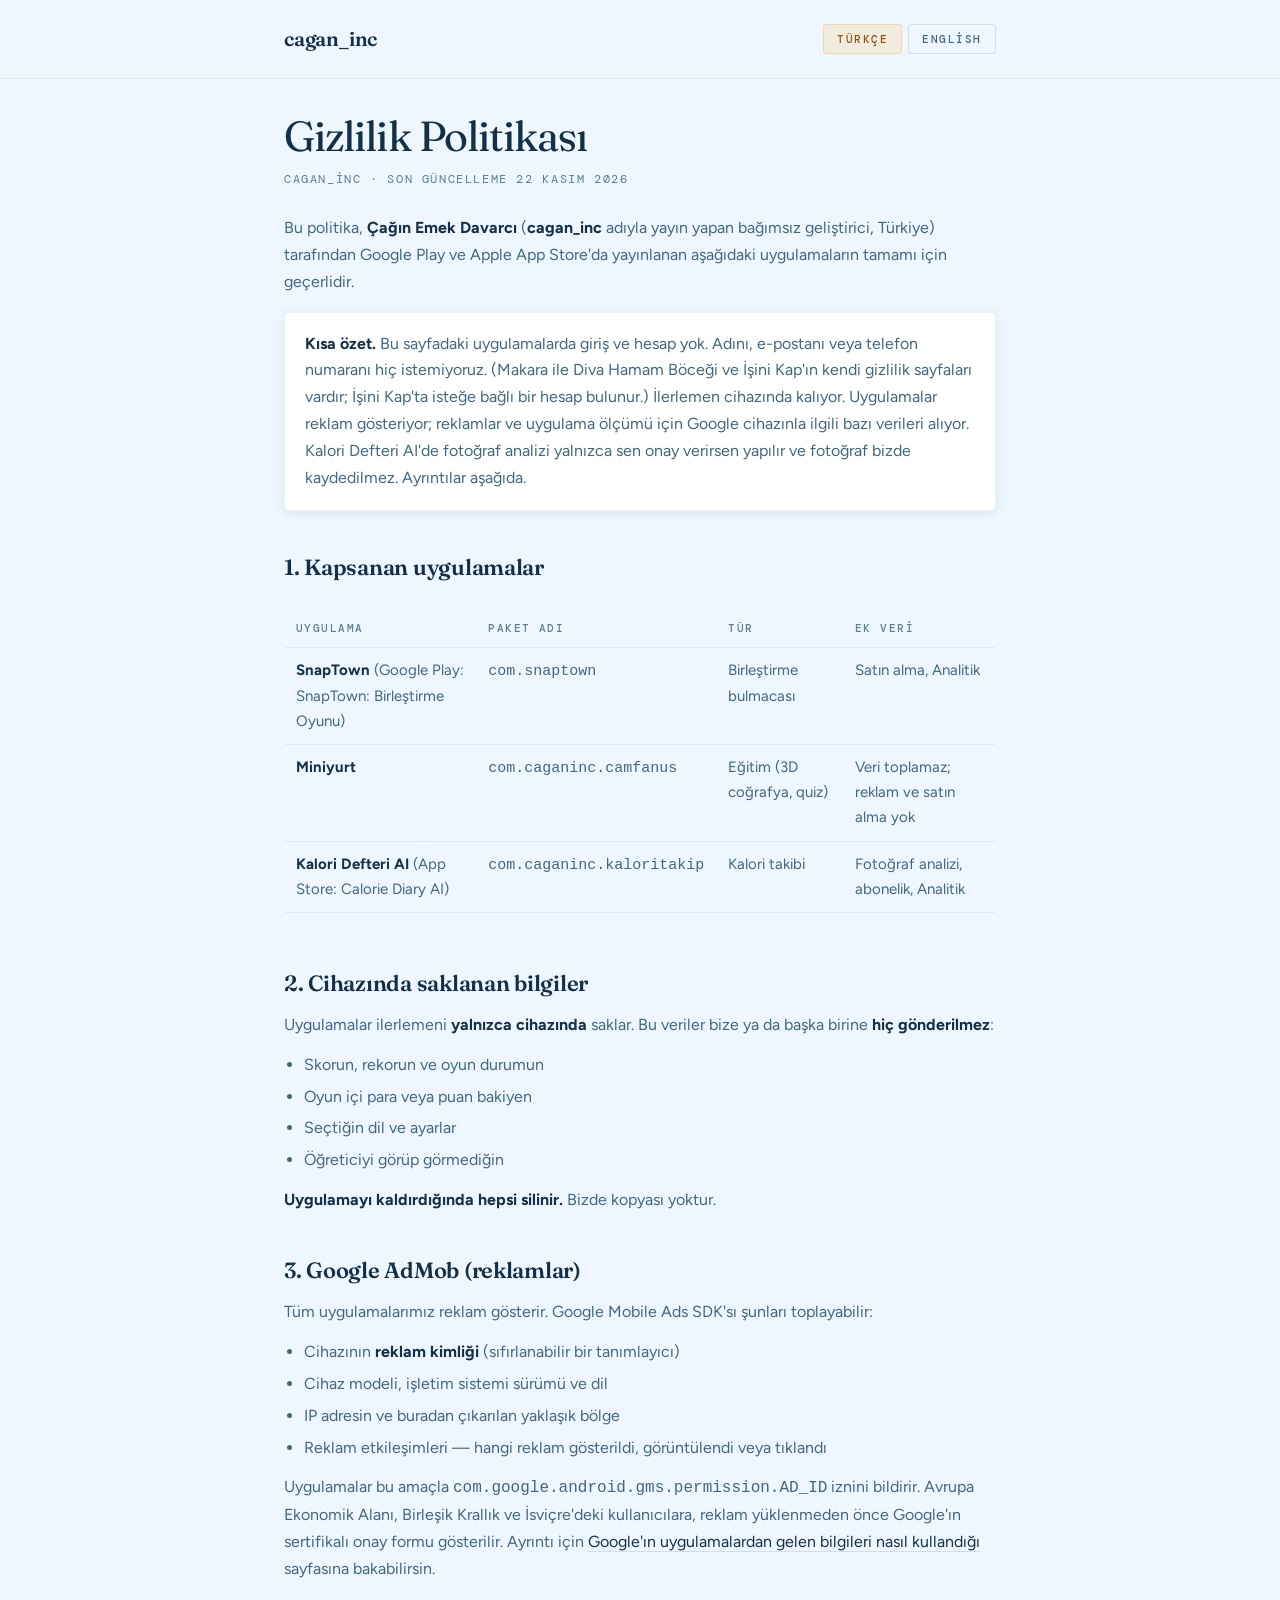
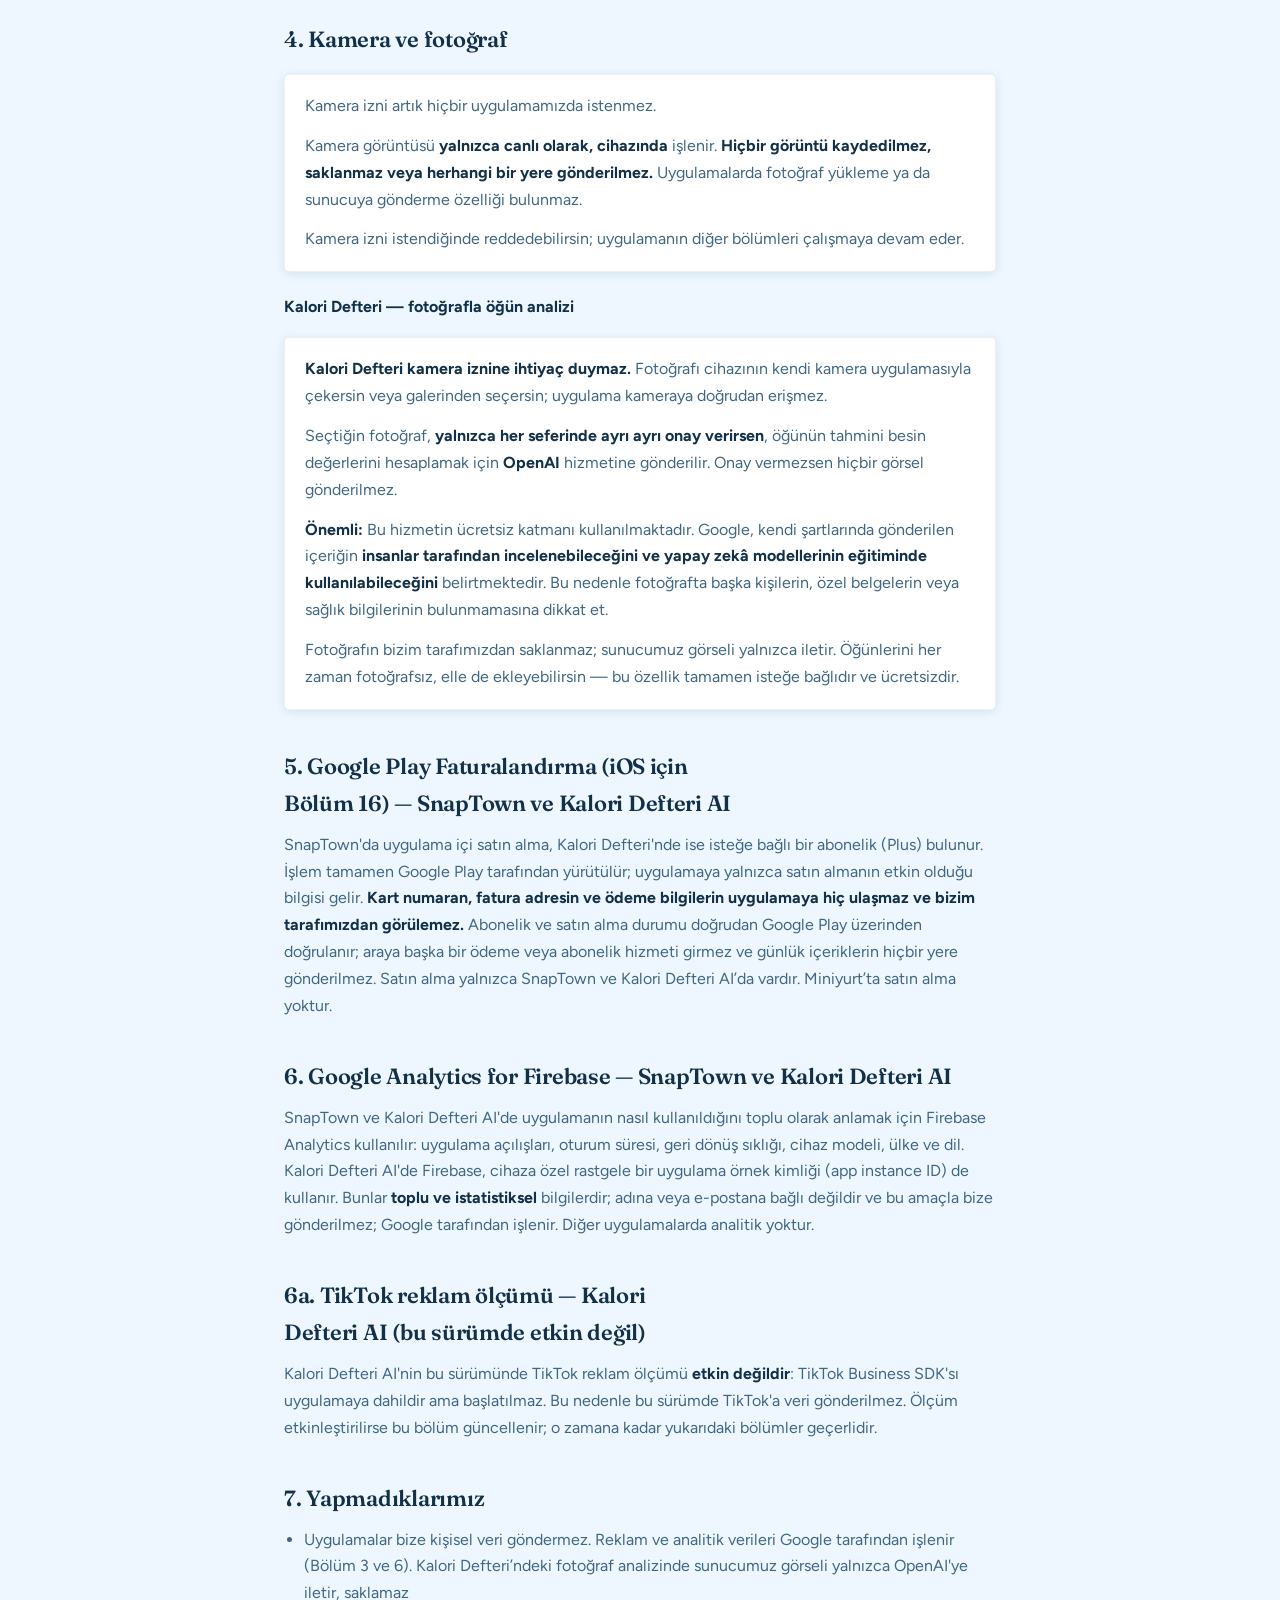
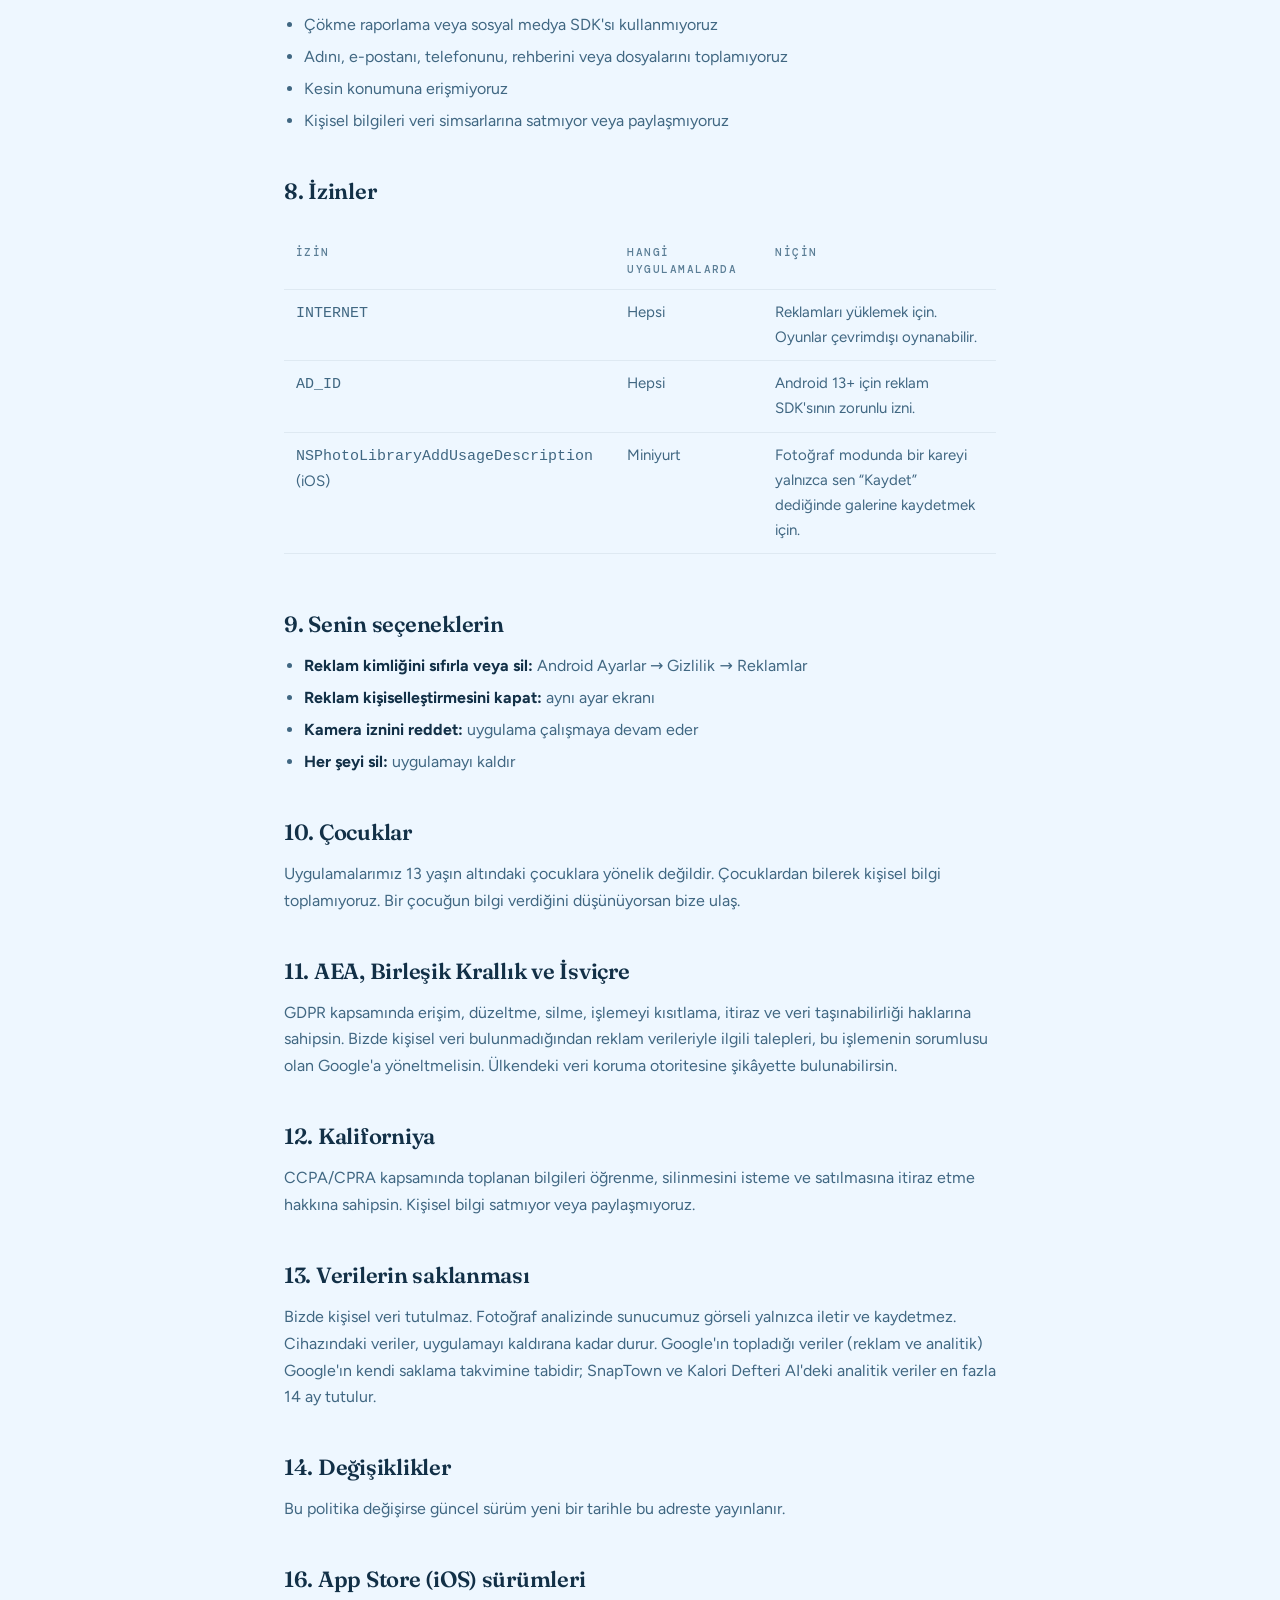
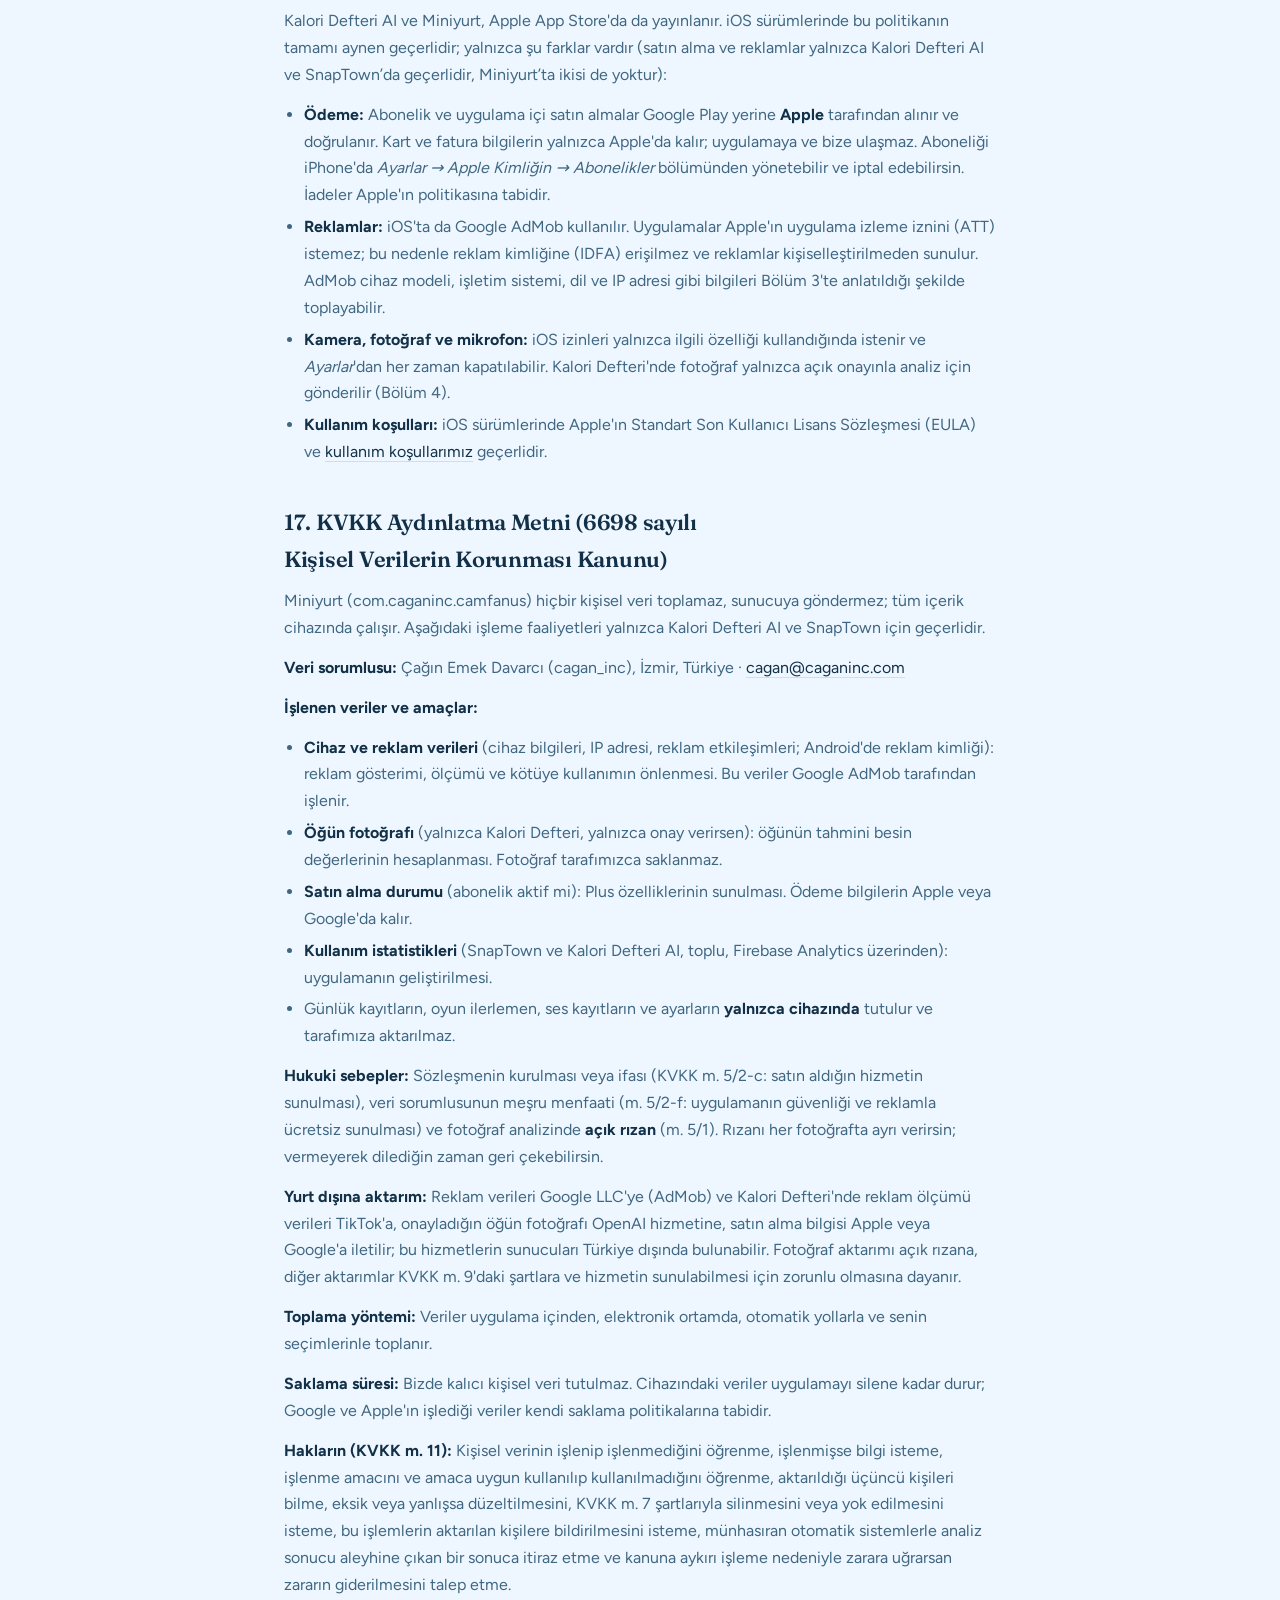
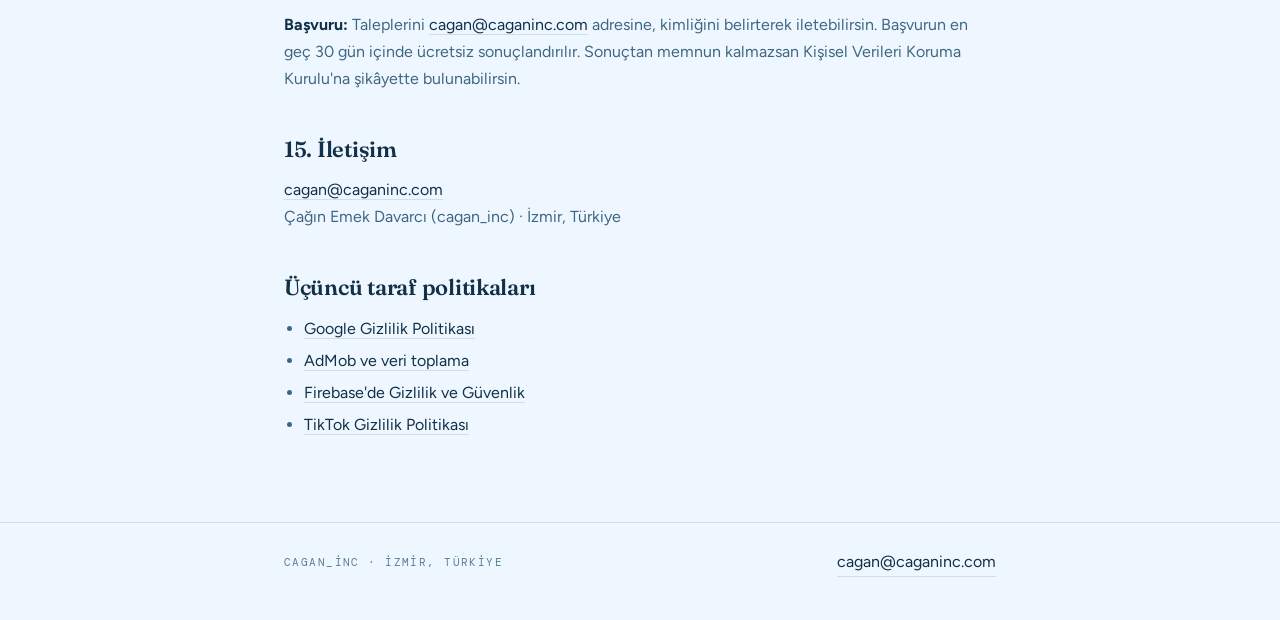
<file: gizlilik.html>
<!doctype html>
<html lang="tr">
<head>
<meta charset="utf-8">
<meta name="viewport" content="width=device-width, initial-scale=1">
<title>cagan_inc — Gizlilik Politikası / Privacy Policy</title>
<meta name="description" content="Cagan Inc uygulamalarından SnapTown, Miniyurt ve Kalori Defteri AI için ortak gizlilik politikası.">
<link rel="canonical" href="https://caganinc.com/gizlilik.html">
<meta property="og:type" content="website">
<meta property="og:site_name" content="Cagan Inc">
<meta property="og:title" content="Gizlilik Politikası — Cagan Inc">
<meta property="og:description" content="Cagan Inc uygulamalarından SnapTown, Miniyurt ve Kalori Defteri AI için ortak gizlilik politikası.">
<meta property="og:url" content="https://caganinc.com/gizlilik.html">
<link rel="stylesheet" href="fonts/sayfa.css">
<style>
:root{
  --zemin:#eef7ff; --panel:#ffffff;
  --ink:#123047; --ink-2:#406782; --ink-3:#5b7e96;
  --cizgi:rgba(18,48,71,.13); --cizgi-2:rgba(18,48,71,.07);
  --altin:#ffb340; --altin-ink:#8f5309; --altin-yum:rgba(255,179,64,.16);
  --golge:rgba(28,74,112,.12);
}
@media (prefers-color-scheme: dark){
  :root:not([data-theme="light"]){
    --zemin:#081d2e; --panel:#0e2739;
    --ink:#e4f1fb; --ink-2:#a9c6da; --ink-3:#89aac1;
    --cizgi:rgba(196,224,244,.16); --cizgi-2:rgba(196,224,244,.08);
    --altin:#ffc465; --altin-ink:#ffd48c; --altin-yum:rgba(255,196,101,.14);
    --golge:rgba(0,0,0,.45);
  }
}
:root[data-theme="dark"]{
  --zemin:#081d2e; --panel:#0e2739;
  --ink:#e4f1fb; --ink-2:#a9c6da; --ink-3:#89aac1;
  --cizgi:rgba(196,224,244,.16); --cizgi-2:rgba(196,224,244,.08);
  --altin:#ffc465; --altin-ink:#ffd48c; --altin-yum:rgba(255,196,101,.14);
  --golge:rgba(0,0,0,.45);
}
*{box-sizing:border-box}
body{
  margin:0; background:var(--zemin); color:var(--ink);
  font-family:"Figtree",-apple-system,BlinkMacSystemFont,"Segoe UI",system-ui,sans-serif;
  font-size:16px; line-height:1.68; -webkit-font-smoothing:antialiased;
}
.sar{max-width:760px; margin:0 auto; padding:0 24px}
header{border-bottom:1px solid var(--cizgi-2); padding:22px 0; margin-bottom:8px}
header .sar{display:flex; align-items:center; justify-content:space-between; gap:16px; flex-wrap:wrap}
.marka{font-family:"Fraunces",Georgia,serif; font-weight:600; font-size:20px; letter-spacing:-.01em}
.diller{display:flex; gap:6px}
.diller button{
  font-family:"DM Mono",ui-monospace,monospace; font-size:11px; font-weight:500;
  letter-spacing:.14em; text-transform:uppercase; cursor:pointer;
  padding:7px 13px; border-radius:3px;
  background:transparent; color:var(--ink-2); border:1px solid var(--cizgi);
}
.diller button[aria-pressed="true"]{
  background:var(--altin-yum); color:var(--altin-ink);
  border-color:color-mix(in srgb, var(--altin) 40%, transparent);
}
main{padding:26px 0 70px}
h1{font-family:"Fraunces",Georgia,serif; font-weight:400; font-size:clamp(30px,5vw,42px);
   line-height:1.12; letter-spacing:-.022em; margin:0 0 10px; text-wrap:balance}
h2{font-family:"Fraunces",Georgia,serif; font-weight:600; font-size:22px;
   letter-spacing:-.012em; margin:38px 0 10px; text-wrap:balance}
h3{font-size:16px; font-weight:700; margin:22px 0 6px}
p,li{color:var(--ink-2)}
p{margin:0 0 13px}
ul{margin:0 0 13px; padding-left:20px}
li{margin:5px 0}
b,strong{color:var(--ink)}
a{color:var(--ink); text-decoration:none; border-bottom:1px solid var(--cizgi)}
a:hover{border-color:var(--altin)}
a:focus-visible,button:focus-visible{outline:2px solid var(--altin); outline-offset:3px; border-radius:2px}
.tarih{
  font-family:"DM Mono",ui-monospace,monospace; font-size:11.5px;
  letter-spacing:.14em; text-transform:uppercase; color:var(--ink-3); margin-bottom:26px;
}
.kutu{
  background:var(--panel); border:1px solid var(--cizgi-2);
  border-radius:5px; padding:18px 20px; margin:16px 0;
  box-shadow:0 2px 10px var(--golge);
}
.kutu p:last-child{margin-bottom:0}
table{width:100%; border-collapse:collapse; margin:14px 0; font-size:15px}
.kaydir{overflow-x:auto}
th,td{text-align:left; padding:10px 12px; border-bottom:1px solid var(--cizgi-2); vertical-align:top}
th{
  font-family:"DM Mono",ui-monospace,monospace; font-size:10.5px; font-weight:500;
  letter-spacing:.14em; text-transform:uppercase; color:var(--ink-3);
}
td{color:var(--ink-2)}
footer{border-top:1px solid var(--cizgi); padding:26px 0 44px}
footer .sar{display:flex; flex-wrap:wrap; gap:14px; justify-content:space-between; align-items:center}
.kunye{font-family:"DM Mono",ui-monospace,monospace; font-size:11px;
       letter-spacing:.13em; text-transform:uppercase; color:var(--ink-3)}
[hidden]{display:none !important}
</style>
<link rel="icon" href="data:image/svg+xml,%3Csvg xmlns='http://www.w3.org/2000/svg' viewBox='0 0 64 64'%3E%3Crect width='64' height='64' rx='14' fill='%232563eb'/%3E%3Cpath d='M32 14l5 13 13 5-13 5-5 13-5-13-13-5 13-5z' fill='white'/%3E%3C/svg%3E"></head>
<body>

<header>
  <div class="sar">
    <span class="marka">cagan_inc</span>
    <div class="diller">
      <button id="btnTr" aria-pressed="true">Türkçe</button>
      <button id="btnEn" aria-pressed="false">English</button>
    </div>
  </div>
</header>

<main>

<!-- ============================ TÜRKÇE ============================ -->
<section id="tr" class="sar">
  <h1>Gizlilik Politikası</h1>
  <p class="tarih">cagan_inc · Son güncelleme 22 Kasım 2026</p>

  <p>Bu politika, <b>Çağın Emek Davarcı</b> (<b>cagan_inc</b> adıyla yayın yapan bağımsız
     geliştirici, Türkiye) tarafından Google Play ve Apple App Store'da yayınlanan aşağıdaki uygulamaların
     tamamı için geçerlidir.</p>

  <div class="kutu">
    <p><b>Kısa özet.</b> Bu sayfadaki uygulamalarda giriş ve hesap yok. Adını, e-postanı veya telefon numaranı hiç istemiyoruz. (Makara ile Diva Hamam Böceği ve İşini Kap'ın kendi gizlilik sayfaları vardır; İşini Kap'ta isteğe bağlı bir hesap bulunur.) İlerlemen cihazında kalıyor. Uygulamalar reklam gösteriyor;
       reklamlar ve uygulama ölçümü için Google cihazınla ilgili bazı verileri alıyor.
       Kalori Defteri AI'de fotoğraf analizi yalnızca sen onay verirsen yapılır ve fotoğraf
       bizde kaydedilmez. Ayrıntılar aşağıda.</p>
  </div>

  <h2>1. Kapsanan uygulamalar</h2>
  <div class="kaydir">
  <table>
    <thead><tr><th>Uygulama</th><th>Paket adı</th><th>Tür</th><th>Ek veri</th></tr></thead>
    <tbody>
      <tr><td><b>SnapTown</b> (Google Play: SnapTown: Birleştirme Oyunu)</td><td><code>com.snaptown</code></td><td>Birleştirme bulmacası</td><td>Satın alma, Analitik</td></tr>
      <tr><td><b>Miniyurt</b></td><td><code>com.caganinc.camfanus</code></td><td>Eğitim (3D coğrafya, quiz)</td><td>Veri toplamaz; reklam ve satın alma yok</td></tr>
      <tr><td><b>Kalori Defteri AI</b> (App Store: Calorie Diary AI)</td><td><code>com.caganinc.kaloritakip</code></td><td>Kalori takibi</td><td>Fotoğraf analizi, abonelik, Analitik</td></tr>
    </tbody>
  </table>
  </div>

  <h2>2. Cihazında saklanan bilgiler</h2>
  <p>Uygulamalar ilerlemeni <b>yalnızca cihazında</b> saklar. Bu veriler bize ya da başka
     birine <b>hiç gönderilmez</b>:</p>
  <ul>
    <li>Skorun, rekorun ve oyun durumun</li>
    <li>Oyun içi para veya puan bakiyen</li>
    <li>Seçtiğin dil ve ayarlar</li>
    <li>Öğreticiyi görüp görmediğin</li>
  </ul>
  <p><b>Uygulamayı kaldırdığında hepsi silinir.</b> Bizde kopyası yoktur.</p>

  <h2>3. Google AdMob (reklamlar)</h2>
  <p>Tüm uygulamalarımız reklam gösterir. Google Mobile Ads SDK'sı şunları toplayabilir:</p>
  <ul>
    <li>Cihazının <b>reklam kimliği</b> (sıfırlanabilir bir tanımlayıcı)</li>
    <li>Cihaz modeli, işletim sistemi sürümü ve dil</li>
    <li>IP adresin ve buradan çıkarılan yaklaşık bölge</li>
    <li>Reklam etkileşimleri — hangi reklam gösterildi, görüntülendi veya tıklandı</li>
  </ul>
  <p>Uygulamalar bu amaçla <code>com.google.android.gms.permission.AD_ID</code> iznini
     bildirir. Avrupa Ekonomik Alanı, Birleşik Krallık ve İsviçre'deki kullanıcılara,
     reklam yüklenmeden önce Google'ın sertifikalı onay formu gösterilir.
     Ayrıntı için <a href="https://policies.google.com/technologies/partner-sites">Google'ın
     uygulamalardan gelen bilgileri nasıl kullandığı</a> sayfasına bakabilirsin.</p>

  <h2>4. Kamera ve fotoğraf</h2>
  <div class="kutu">
    <p>Kamera izni artık hiçbir uygulamamızda istenmez.</p>
    <p>Kamera görüntüsü <b>yalnızca canlı olarak, cihazında</b> işlenir.
       <b>Hiçbir görüntü kaydedilmez, saklanmaz veya herhangi bir yere gönderilmez.</b>
       Uygulamalarda fotoğraf yükleme ya da sunucuya gönderme özelliği bulunmaz.</p>
    <p>Kamera izni istendiğinde reddedebilirsin; uygulamanın diğer bölümleri çalışmaya
       devam eder.</p>
  </div>

  <h3>Kalori Defteri — fotoğrafla öğün analizi</h3>
  <div class="kutu">
    <p><b>Kalori Defteri kamera iznine ihtiyaç duymaz.</b> Fotoğrafı cihazının kendi kamera
       uygulamasıyla çekersin veya galerinden seçersin; uygulama kameraya doğrudan erişmez.</p>
    <p>Seçtiğin fotoğraf, <b>yalnızca her seferinde ayrı ayrı onay verirsen</b>, öğünün
       tahmini besin değerlerini hesaplamak için <b>OpenAI</b> hizmetine gönderilir.
       Onay vermezsen hiçbir görsel gönderilmez.</p>
    <p><b>Önemli:</b> Bu hizmetin ücretsiz katmanı kullanılmaktadır. Google, kendi
       şartlarında gönderilen içeriğin <b>insanlar tarafından incelenebileceğini ve yapay
       zekâ modellerinin eğitiminde kullanılabileceğini</b> belirtmektedir. Bu nedenle
       fotoğrafta başka kişilerin, özel belgelerin veya sağlık bilgilerinin bulunmamasına
       dikkat et.</p>
    <p>Fotoğrafın bizim tarafımızdan saklanmaz; sunucumuz görseli yalnızca iletir.
       Öğünlerini her zaman fotoğrafsız, elle de ekleyebilirsin — bu özellik tamamen
       isteğe bağlıdır ve ücretsizdir.</p>
  </div>

  <h2>5. Google Play Faturalandırma (iOS için Bölüm 16) — SnapTown ve Kalori Defteri AI</h2>
  <p>SnapTown'da uygulama içi satın alma, Kalori Defteri'nde ise isteğe bağlı bir abonelik (Plus) bulunur. İşlem tamamen Google Play tarafından
     yürütülür; uygulamaya yalnızca satın almanın etkin olduğu bilgisi gelir.
     <b>Kart numaran, fatura adresin ve ödeme bilgilerin uygulamaya hiç ulaşmaz ve bizim
     tarafımızdan görülemez.</b> Abonelik ve satın alma durumu doğrudan Google Play üzerinden doğrulanır; araya başka bir ödeme veya abonelik hizmeti girmez ve günlük içeriklerin hiçbir yere gönderilmez. Satın alma yalnızca SnapTown ve Kalori Defteri AI’da vardır. Miniyurt’ta satın alma yoktur.</p>

  <h2>6. Google Analytics for Firebase — SnapTown ve Kalori Defteri AI</h2>
  <p>SnapTown ve Kalori Defteri AI'de uygulamanın nasıl kullanıldığını toplu olarak anlamak
     için Firebase Analytics kullanılır: uygulama açılışları, oturum süresi, geri dönüş
     sıklığı, cihaz modeli, ülke ve dil. Kalori Defteri AI'de Firebase, cihaza özel rastgele
     bir uygulama örnek kimliği (app instance ID) de kullanır. Bunlar <b>toplu ve
     istatistiksel</b> bilgilerdir; adına veya e-postana bağlı değildir ve bu amaçla bize
     gönderilmez; Google tarafından işlenir. Diğer uygulamalarda analitik yoktur.</p>

  <h2>6a. TikTok reklam ölçümü — Kalori Defteri AI (bu sürümde etkin değil)</h2>
  <p>Kalori Defteri AI'nin bu sürümünde TikTok reklam ölçümü <b>etkin değildir</b>: TikTok Business SDK'sı uygulamaya dahildir ama başlatılmaz. Bu nedenle bu sürümde TikTok'a veri gönderilmez. Ölçüm etkinleştirilirse bu bölüm güncellenir; o zamana kadar yukarıdaki bölümler geçerlidir.</p>

  <h2>7. Yapmadıklarımız</h2>
  <ul>
    <li>Uygulamalar bize kişisel veri göndermez. Reklam ve analitik verileri Google tarafından işlenir (Bölüm 3 ve 6). Kalori Defteri’ndeki fotoğraf analizinde sunucumuz görseli yalnızca OpenAI'ye iletir, saklamaz</li>
    <li>Çökme raporlama veya sosyal medya SDK'sı kullanmıyoruz</li>
    <li>Adını, e-postanı, telefonunu, rehberini veya dosyalarını toplamıyoruz</li>
    <li>Kesin konumuna erişmiyoruz</li>
    <li>Kişisel bilgileri veri simsarlarına satmıyor veya paylaşmıyoruz</li>
  </ul>

  <h2>8. İzinler</h2>
  <div class="kaydir">
  <table>
    <thead><tr><th>İzin</th><th>Hangi uygulamalarda</th><th>Niçin</th></tr></thead>
    <tbody>
      <tr><td><code>INTERNET</code></td><td>Hepsi</td><td>Reklamları yüklemek için. Oyunlar çevrimdışı oynanabilir.</td></tr>
      <tr><td><code>AD_ID</code></td><td>Hepsi</td><td>Android 13+ için reklam SDK'sının zorunlu izni.</td></tr>
      <tr><td><code>NSPhotoLibraryAddUsageDescription</code> (iOS)</td><td>Miniyurt</td><td>Fotoğraf modunda bir kareyi yalnızca sen “Kaydet” dediğinde galerine kaydetmek için.</td></tr>
    </tbody>
  </table>
  </div>

  <h2>9. Senin seçeneklerin</h2>
  <ul>
    <li><b>Reklam kimliğini sıfırla veya sil:</b> Android Ayarlar → Gizlilik → Reklamlar</li>
    <li><b>Reklam kişiselleştirmesini kapat:</b> aynı ayar ekranı</li>
    <li><b>Kamera iznini reddet:</b> uygulama çalışmaya devam eder</li>
    <li><b>Her şeyi sil:</b> uygulamayı kaldır</li>
  </ul>

  <h2>10. Çocuklar</h2>
  <p>Uygulamalarımız 13 yaşın altındaki çocuklara yönelik değildir. Çocuklardan bilerek
     kişisel bilgi toplamıyoruz. Bir çocuğun bilgi verdiğini düşünüyorsan bize ulaş.</p>

  <h2>11. AEA, Birleşik Krallık ve İsviçre</h2>
  <p>GDPR kapsamında erişim, düzeltme, silme, işlemeyi kısıtlama, itiraz ve veri
     taşınabilirliği haklarına sahipsin. Bizde kişisel veri bulunmadığından reklam
     verileriyle ilgili talepleri, bu işlemenin sorumlusu olan Google'a yöneltmelisin.
     Ülkendeki veri koruma otoritesine şikâyette bulunabilirsin.</p>

  <h2>12. Kaliforniya</h2>
  <p>CCPA/CPRA kapsamında toplanan bilgileri öğrenme, silinmesini isteme ve satılmasına
     itiraz etme hakkına sahipsin. Kişisel bilgi satmıyor veya paylaşmıyoruz.</p>

  <h2>13. Verilerin saklanması</h2>
  <p>Bizde kişisel veri tutulmaz. Fotoğraf analizinde sunucumuz görseli yalnızca iletir ve
     kaydetmez. Cihazındaki veriler, uygulamayı kaldırana kadar durur. Google'ın topladığı
     veriler (reklam ve analitik) Google'ın kendi saklama takvimine tabidir; SnapTown ve
     Kalori Defteri AI'deki analitik veriler en fazla 14 ay tutulur.</p>

  <h2>14. Değişiklikler</h2>
  <p>Bu politika değişirse güncel sürüm yeni bir tarihle bu adreste yayınlanır.</p>

  <h2>16. App Store (iOS) sürümleri</h2>
  <p>Kalori Defteri AI ve Miniyurt, Apple App Store'da da yayınlanır. iOS sürümlerinde bu politikanın tamamı aynen geçerlidir; yalnızca şu farklar vardır (satın alma ve reklamlar yalnızca Kalori Defteri AI ve SnapTown’da geçerlidir, Miniyurt’ta ikisi de yoktur):</p>
  <ul>
    <li><b>Ödeme:</b> Abonelik ve uygulama içi satın almalar Google Play yerine <b>Apple</b> tarafından alınır ve doğrulanır. Kart ve fatura bilgilerin yalnızca Apple'da kalır; uygulamaya ve bize ulaşmaz. Aboneliği iPhone'da <i>Ayarlar → Apple Kimliğin → Abonelikler</i> bölümünden yönetebilir ve iptal edebilirsin. İadeler Apple'ın politikasına tabidir.</li>
    <li><b>Reklamlar:</b> iOS'ta da Google AdMob kullanılır. Uygulamalar Apple'ın uygulama izleme iznini (ATT) istemez; bu nedenle reklam kimliğine (IDFA) erişilmez ve reklamlar kişiselleştirilmeden sunulur. AdMob cihaz modeli, işletim sistemi, dil ve IP adresi gibi bilgileri Bölüm 3'te anlatıldığı şekilde toplayabilir.</li>
    <li><b>Kamera, fotoğraf ve mikrofon:</b> iOS izinleri yalnızca ilgili özelliği kullandığında istenir ve <i>Ayarlar</i>'dan her zaman kapatılabilir. Kalori Defteri'nde fotoğraf yalnızca açık onayınla analiz için gönderilir (Bölüm 4).</li>
    <li><b>Kullanım koşulları:</b> iOS sürümlerinde Apple'ın Standart Son Kullanıcı Lisans Sözleşmesi (EULA) ve <a href="sartlar.html">kullanım koşullarımız</a> geçerlidir.</li>
  </ul>

  <h2 id="kvkk">17. KVKK Aydınlatma Metni (6698 sayılı Kişisel Verilerin Korunması Kanunu)</h2>
  <p>Miniyurt (com.caganinc.camfanus) hiçbir kişisel veri toplamaz, sunucuya göndermez; tüm içerik cihazında çalışır. Aşağıdaki işleme faaliyetleri yalnızca Kalori Defteri AI ve SnapTown için geçerlidir.</p>
  <p><b>Veri sorumlusu:</b> Çağın Emek Davarcı (cagan_inc), İzmir, Türkiye · <a href="mailto:cagan@caganinc.com">cagan@caganinc.com</a></p>
  <p><b>İşlenen veriler ve amaçlar:</b></p>
  <ul>
    <li><b>Cihaz ve reklam verileri</b> (cihaz bilgileri, IP adresi, reklam etkileşimleri; Android'de reklam kimliği): reklam gösterimi, ölçümü ve kötüye kullanımın önlenmesi. Bu veriler Google AdMob tarafından işlenir.</li>
    <li><b>Öğün fotoğrafı</b> (yalnızca Kalori Defteri, yalnızca onay verirsen): öğünün tahmini besin değerlerinin hesaplanması. Fotoğraf tarafımızca saklanmaz.</li>
    <li><b>Satın alma durumu</b> (abonelik aktif mi): Plus özelliklerinin sunulması. Ödeme bilgilerin Apple veya Google'da kalır.</li>
    <li><b>Kullanım istatistikleri</b> (SnapTown ve Kalori Defteri AI, toplu, Firebase Analytics üzerinden): uygulamanın geliştirilmesi.</li>
    <li>Günlük kayıtların, oyun ilerlemen, ses kayıtların ve ayarların <b>yalnızca cihazında</b> tutulur ve tarafımıza aktarılmaz.</li>
  </ul>
  <p><b>Hukuki sebepler:</b> Sözleşmenin kurulması veya ifası (KVKK m. 5/2-c: satın aldığın hizmetin sunulması), veri sorumlusunun meşru menfaati (m. 5/2-f: uygulamanın güvenliği ve reklamla ücretsiz sunulması) ve fotoğraf analizinde <b>açık rızan</b> (m. 5/1). Rızanı her fotoğrafta ayrı verirsin; vermeyerek dilediğin zaman geri çekebilirsin.</p>
  <p><b>Yurt dışına aktarım:</b> Reklam verileri Google LLC'ye (AdMob) ve Kalori Defteri'nde reklam ölçümü verileri TikTok'a, onayladığın öğün fotoğrafı OpenAI hizmetine, satın alma bilgisi Apple veya Google'a iletilir; bu hizmetlerin sunucuları Türkiye dışında bulunabilir. Fotoğraf aktarımı açık rızana, diğer aktarımlar KVKK m. 9'daki şartlara ve hizmetin sunulabilmesi için zorunlu olmasına dayanır.</p>
  <p><b>Toplama yöntemi:</b> Veriler uygulama içinden, elektronik ortamda, otomatik yollarla ve senin seçimlerinle toplanır.</p>
  <p><b>Saklama süresi:</b> Bizde kalıcı kişisel veri tutulmaz. Cihazındaki veriler uygulamayı silene kadar durur; Google ve Apple'ın işlediği veriler kendi saklama politikalarına tabidir.</p>
  <p><b>Hakların (KVKK m. 11):</b> Kişisel verinin işlenip işlenmediğini öğrenme, işlenmişse bilgi isteme, işlenme amacını ve amaca uygun kullanılıp kullanılmadığını öğrenme, aktarıldığı üçüncü kişileri bilme, eksik veya yanlışsa düzeltilmesini, KVKK m. 7 şartlarıyla silinmesini veya yok edilmesini isteme, bu işlemlerin aktarılan kişilere bildirilmesini isteme, münhasıran otomatik sistemlerle analiz sonucu aleyhine çıkan bir sonuca itiraz etme ve kanuna aykırı işleme nedeniyle zarara uğrarsan zararın giderilmesini talep etme.</p>
  <p><b>Başvuru:</b> Taleplerini <a href="mailto:cagan@caganinc.com">cagan@caganinc.com</a> adresine, kimliğini belirterek iletebilirsin. Başvurun en geç 30 gün içinde ücretsiz sonuçlandırılır. Sonuçtan memnun kalmazsan Kişisel Verileri Koruma Kurulu'na şikâyette bulunabilirsin.</p>

  <h2>15. İletişim</h2>
  <p><a href="mailto:cagan@caganinc.com">cagan@caganinc.com</a><br>
     Çağın Emek Davarcı (cagan_inc) · İzmir, Türkiye</p>

  <h2>Üçüncü taraf politikaları</h2>
  <ul>
    <li><a href="https://policies.google.com/privacy">Google Gizlilik Politikası</a></li>
    <li><a href="https://support.google.com/admob/answer/6128543">AdMob ve veri toplama</a></li>
    <li><a href="https://firebase.google.com/support/privacy">Firebase'de Gizlilik ve Güvenlik</a></li>
    <li><a href="https://www.tiktok.com/legal/page/global/privacy-policy/tr">TikTok Gizlilik Politikası</a></li>
  </ul>
</section>

<!-- ============================ ENGLISH ============================ -->
<section id="en" class="sar" hidden>
  <h1>Privacy Policy</h1>
  <p class="tarih">cagan_inc · Last updated 22 November 2026</p>

  <p>This policy applies to all of the following apps published on Google Play and the Apple App Store by
     <b>Çağın Emek Davarcı</b>, an individual developer based in Türkiye, trading as
     <b>cagan_inc</b>.</p>

  <div class="kutu">
    <p><b>The short version.</b> The apps on this page have no accounts and no sign-in. We never ask for your name, email address or phone number. (Makara ile Diva Hamam Böceği and İşini Kap have their own privacy pages; İşini Kap offers an optional account.) Your progress stays on your device. The
       apps show ads, and Google receives some data about your device for ads and app
       analytics. In Kalori Defteri AI a photo is analysed only if you consent, and the photo
       is not stored by us. Details below.</p>
  </div>

  <h2>1. Apps covered</h2>
  <div class="kaydir">
  <table>
    <thead><tr><th>App</th><th>Package</th><th>Type</th><th>Extra data</th></tr></thead>
    <tbody>
      <tr><td><b>SnapTown</b> (Google Play: SnapTown: Birleştirme Oyunu)</td><td><code>com.snaptown</code></td><td>Merge puzzle</td><td>Purchases, Analytics</td></tr>
      <tr><td><b>Miniyurt</b></td><td><code>com.caganinc.camfanus</code></td><td>Education (3D geography, quiz)</td><td>No data collected; no ads or purchases</td></tr>
      <tr><td><b>Kalori Defteri AI</b> (App Store: Calorie Diary AI)</td><td><code>com.caganinc.kaloritakip</code></td><td>Calorie tracking</td><td>Photo analysis, subscription, Analytics</td></tr>
    </tbody>
  </table>
  </div>

  <h2>2. Information stored on your device</h2>
  <p>The apps save your progress <b>on your device only</b>. This data is
     <b>never transmitted</b> to us or anyone else:</p>
  <ul>
    <li>Your score, best score and game state</li>
    <li>Any in-game currency or points</li>
    <li>Your chosen language and settings</li>
    <li>Whether you have seen the tutorial</li>
  </ul>
  <p><b>Uninstalling the app deletes all of it.</b> We hold no copy.</p>

  <h2>3. Google AdMob (advertising)</h2>
  <p>All of our apps show ads. The Google Mobile Ads SDK may collect:</p>
  <ul>
    <li>Your device's <b>advertising ID</b> (a resettable identifier)</li>
    <li>Device model, operating system version and language</li>
    <li>Your IP address and the approximate region derived from it</li>
    <li>Ad interactions — which ads were shown, viewed or tapped</li>
  </ul>
  <p>The apps declare the <code>com.google.android.gms.permission.AD_ID</code> permission
     for this purpose. Users in the European Economic Area, the UK and Switzerland are
     shown Google's certified consent form before any ad is loaded. See
     <a href="https://policies.google.com/technologies/partner-sites">How Google uses
     information from apps that use our services</a>.</p>

  <h2>4. Camera and photos</h2>
  <div class="kutu">
    <p>No app we publish requests camera permission.</p>
    <p>The camera feed is processed <b>live, on your device only</b>.
       <b>No image is captured, stored or transmitted anywhere.</b> The apps contain no
       photo upload or server transmission feature.</p>
    <p>You may decline the camera permission; the rest of the app keeps working.</p>
  </div>

  <h3>Kalori Defteri — photo meal analysis</h3>
  <div class="kutu">
    <p><b>Kalori Defteri requires no camera permission.</b> You take the photo with your
       device’s own camera app or pick one from your gallery; the app never accesses the
       camera directly.</p>
    <p>The photo you choose is sent to <b>OpenAI</b> to estimate the meal’s nutrition
       <b>only if you consent, separately for each photo</b>. Without that consent no image
       is ever sent.</p>
    <p><b>Important:</b> the free tier of this service is used. Google states in its terms
       that submitted content <b>may be reviewed by humans and used to train its AI
       models</b>. Please make sure your photo contains no other people, private documents
       or health information.</p>
    <p>We do not store your photo; our server only forwards it. You can always add meals
       manually without any photo — this feature is entirely optional and free.</p>
  </div>

  <h2>5. Google Play Billing (iOS: see Section 16) — SnapTown and Kalori Defteri AI</h2>
  <p>SnapTown offers in-app purchases and Kalori Defteri offers an optional subscription (Plus). The transaction is handled entirely by Google Play;
     the app only receives confirmation that a purchase is active. <b>Your card number,
     billing address and payment details never reach the app and are never visible to
     us.</b> Subscription and purchase status is verified directly through Google Play; no other payment or subscription service is involved, and your diary content is never sent anywhere. Only SnapTown and Kalori Defteri AI offer purchases. Miniyurt has none.</p>

  <h2>6. Google Analytics for Firebase — SnapTown and Kalori Defteri AI</h2>
  <p>SnapTown and Kalori Defteri AI use Firebase Analytics to understand how the apps are
     used in aggregate: app opens, session length, how often you return, device model,
     country and language. In Kalori Defteri AI, Firebase also uses a random app instance ID
     assigned to each installation. This is <b>aggregate, statistical</b> information, not
     linked to your name or email, and it is not sent to us for this purpose; it is processed
     by Google. The other apps have no analytics.</p>

  <h2>6a. TikTok ad measurement — Kalori Defteri AI (not active in this version)</h2>
  <p>In this version of Kalori Defteri AI, TikTok ad measurement is <b>not active</b>. The TikTok
     Business SDK is included in the app but is not started, so no data is sent to TikTok in
     this version. If measurement is enabled, this section will be updated; until then the
     sections above apply.</p>

  <h2>7. What we do not do</h2>
  <ul>
    <li>The apps do not send us personal data. Advertising and analytics data is processed by Google (Sections 3 and 6). In Kalori Defteri's photo analysis our server only forwards the image to OpenAI and does not store it</li>
    <li>We use no crash reporting SDK and no social media SDK</li>
    <li>We do not collect your name, email, phone, contacts or files</li>
    <li>We do not access your precise location</li>
    <li>We do not sell or share personal information with data brokers</li>
  </ul>

  <h2>8. Permissions</h2>
  <div class="kaydir">
  <table>
    <thead><tr><th>Permission</th><th>Which apps</th><th>Why</th></tr></thead>
    <tbody>
      <tr><td><code>INTERNET</code></td><td>All</td><td>To load ads. The games are playable offline.</td></tr>
      <tr><td><code>AD_ID</code></td><td>All</td><td>Required by Android 13+ for the advertising SDK.</td></tr>
      <tr><td><code>NSPhotoLibraryAddUsageDescription</code> (iOS)</td><td>Miniyurt</td><td>Only when you tap “Save” in photo mode, to save a frame to your library.</td></tr>
    </tbody>
  </table>
  </div>

  <h2>9. Your choices</h2>
  <ul>
    <li><b>Reset or delete your advertising ID:</b> Android Settings → Privacy → Ads</li>
    <li><b>Turn off ad personalisation:</b> same settings screen</li>
    <li><b>Decline the camera permission:</b> the app keeps working</li>
    <li><b>Delete everything:</b> uninstall the app</li>
  </ul>

  <h2>10. Children</h2>
  <p>Our apps are not directed at children under 13. We do not knowingly collect personal
     information from children. If you believe a child has provided information, contact us.</p>

  <h2>11. EEA, UK and Switzerland</h2>
  <p>Under the GDPR you have rights of access, rectification, erasure, restriction,
     objection and portability. Because we hold no personal data, requests about
     advertising data should be directed to Google, the controller for that processing.
     You may also complain to your national data protection authority.</p>

  <h2>12. California</h2>
  <p>Under the CCPA/CPRA you may know what is collected, request deletion, and opt out of
     sale or sharing. We do not sell or share personal information.</p>

  <h2>13. Data retention</h2>
  <p>We retain no personal data. For photo analysis our server only forwards the image and
     does not store it. Data on your device is kept until you uninstall the app. Data collected
     by Google follows Google's own retention schedules; analytics data in SnapTown and Kalori
     Defteri AI is retained for up to 14 months.</p>

  <h2>14. Changes</h2>
  <p>If this policy changes, the updated version is published at this address with a new date.</p>

  <h2>16. App Store (iOS) versions</h2>
  <p>Kalori Defteri AI and Miniyurt are also published on the Apple App Store. This entire policy applies to the iOS versions, with these differences (purchases and ads apply only to Kalori Defteri AI; Miniyurt has neither):</p>
  <ul>
    <li><b>Payments:</b> Subscriptions and in-app purchases are processed and verified by <b>Apple</b> instead of Google Play. Your card and billing details stay with Apple and never reach the app or us. Manage or cancel in <i>Settings → your Apple ID → Subscriptions</i>. Refunds follow Apple's policy.</li>
    <li><b>Ads:</b> Google AdMob is also used on iOS. The apps do not request App Tracking Transparency permission, so the advertising identifier (IDFA) is not accessed and ads are not personalised. AdMob may collect device, OS, language and IP information as described in Section 3.</li>
    <li><b>Camera, photos and microphone:</b> iOS permissions are requested only when you use the related feature and can be turned off in <i>Settings</i> at any time. In Kalori Defteri a photo is sent for analysis only with your explicit consent (Section 4).</li>
    <li><b>Terms:</b> Apple's Standard End User License Agreement (EULA) and our <a href="sartlar.html">terms of use</a> apply to the iOS versions.</li>
  </ul>

  <h2>17. Notice under Turkish Personal Data Protection Law No. 6698 (KVKK)</h2>
  <p><b>Data controller:</b> Çağın Emek Davarcı (cagan_inc), İzmir, Türkiye · <a href="mailto:cagan@caganinc.com">cagan@caganinc.com</a></p>
  <p>We process device and advertising data (via Google AdMob) to show and measure ads, and aggregate usage statistics (via Firebase Analytics in SnapTown and Kalori Defteri AI); meal photos (Kalori Defteri, only with your consent) to estimate nutrition; and purchase status to provide Plus features. Diary entries, game progress, recordings and settings stay only on your device. Legal bases: performance of a contract, legitimate interest, and your explicit consent for photo analysis. Ad data, consented photos (OpenAI) and purchase data (Apple/Google) may be transferred to servers outside Türkiye. You may exercise your rights under Article 11 of KVKK (access, information, correction, erasure, objection, compensation) by emailing us; we respond within 30 days free of charge. You may also complain to the Turkish Personal Data Protection Board.</p>

  <h2>15. Contact</h2>
  <p><a href="mailto:cagan@caganinc.com">cagan@caganinc.com</a><br>
     Çağın Emek Davarcı (cagan_inc) · İzmir, Türkiye</p>

  <h2>Third-party policies</h2>
  <ul>
    <li><a href="https://policies.google.com/privacy">Google Privacy Policy</a></li>
    <li><a href="https://support.google.com/admob/answer/6128543">AdMob and data collection</a></li>
    <li><a href="https://firebase.google.com/support/privacy">Privacy and Security in Firebase</a></li>
    <li><a href="https://www.tiktok.com/legal/page/global/privacy-policy/en">TikTok Privacy Policy</a></li>
  </ul>
</section>

</main>

<footer>
  <div class="sar">
    <span class="kunye">cagan_inc · İzmir, Türkiye</span>
    <a href="mailto:cagan@caganinc.com">cagan@caganinc.com</a>
  </div>
</footer>

<script>
/* Dil secimi. Adres satirinda #en varsa dogrudan Ingilizce acilir. */
(function(){
  var tr = document.getElementById("tr"), en = document.getElementById("en");
  var bTr = document.getElementById("btnTr"), bEn = document.getElementById("btnEn");
  function goster(dil){
    var ing = dil === "en";
    en.hidden = !ing; tr.hidden = ing;
    bEn.setAttribute("aria-pressed", String(ing));
    bTr.setAttribute("aria-pressed", String(!ing));
    document.documentElement.lang = ing ? "en" : "tr";
    document.title = ing ? "cagan_inc — Privacy Policy"
                         : "cagan_inc — Gizlilik Politikası";
  }
  bTr.addEventListener("click", function(){ goster("tr"); location.hash = ""; });
  bEn.addEventListener("click", function(){ goster("en"); location.hash = "en"; });
  goster(location.hash.replace("#","").toLowerCase() === "en" ? "en" : "tr");
})();
</script>
</body>
</html>
</file>
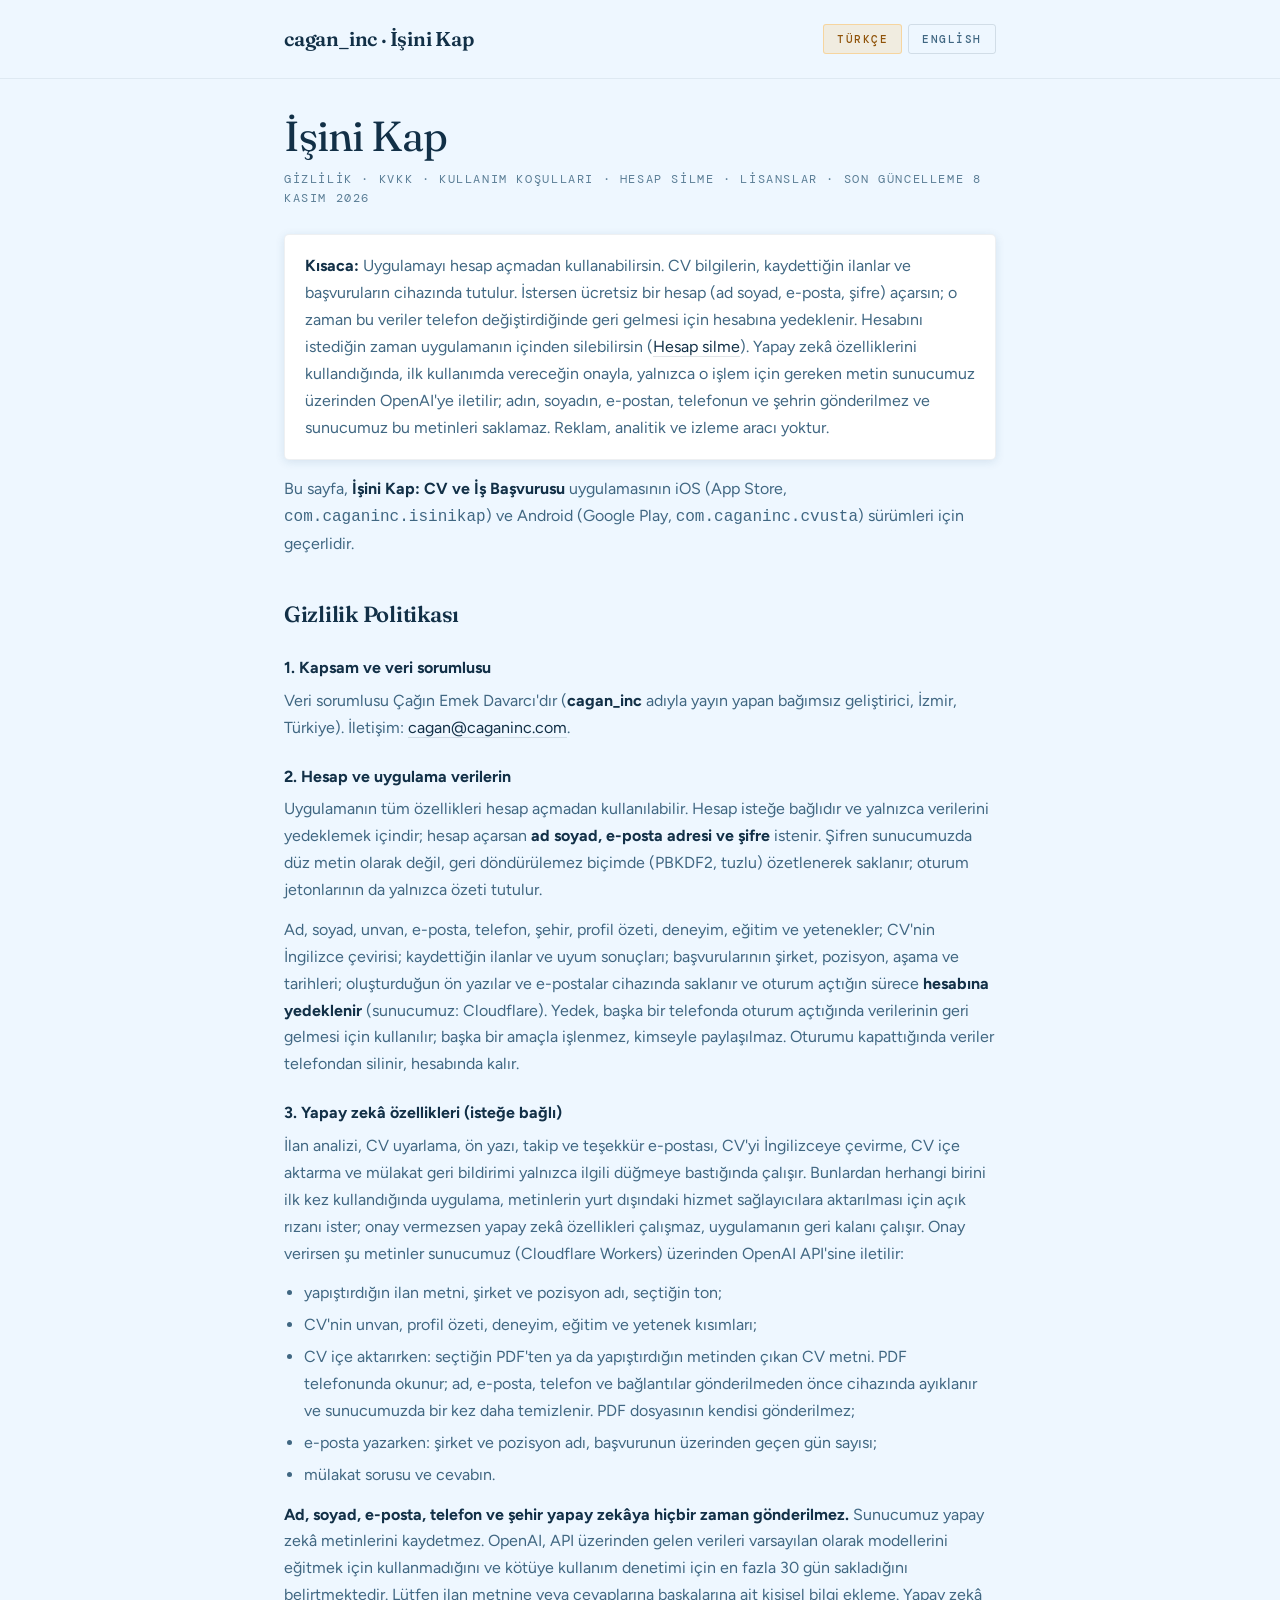
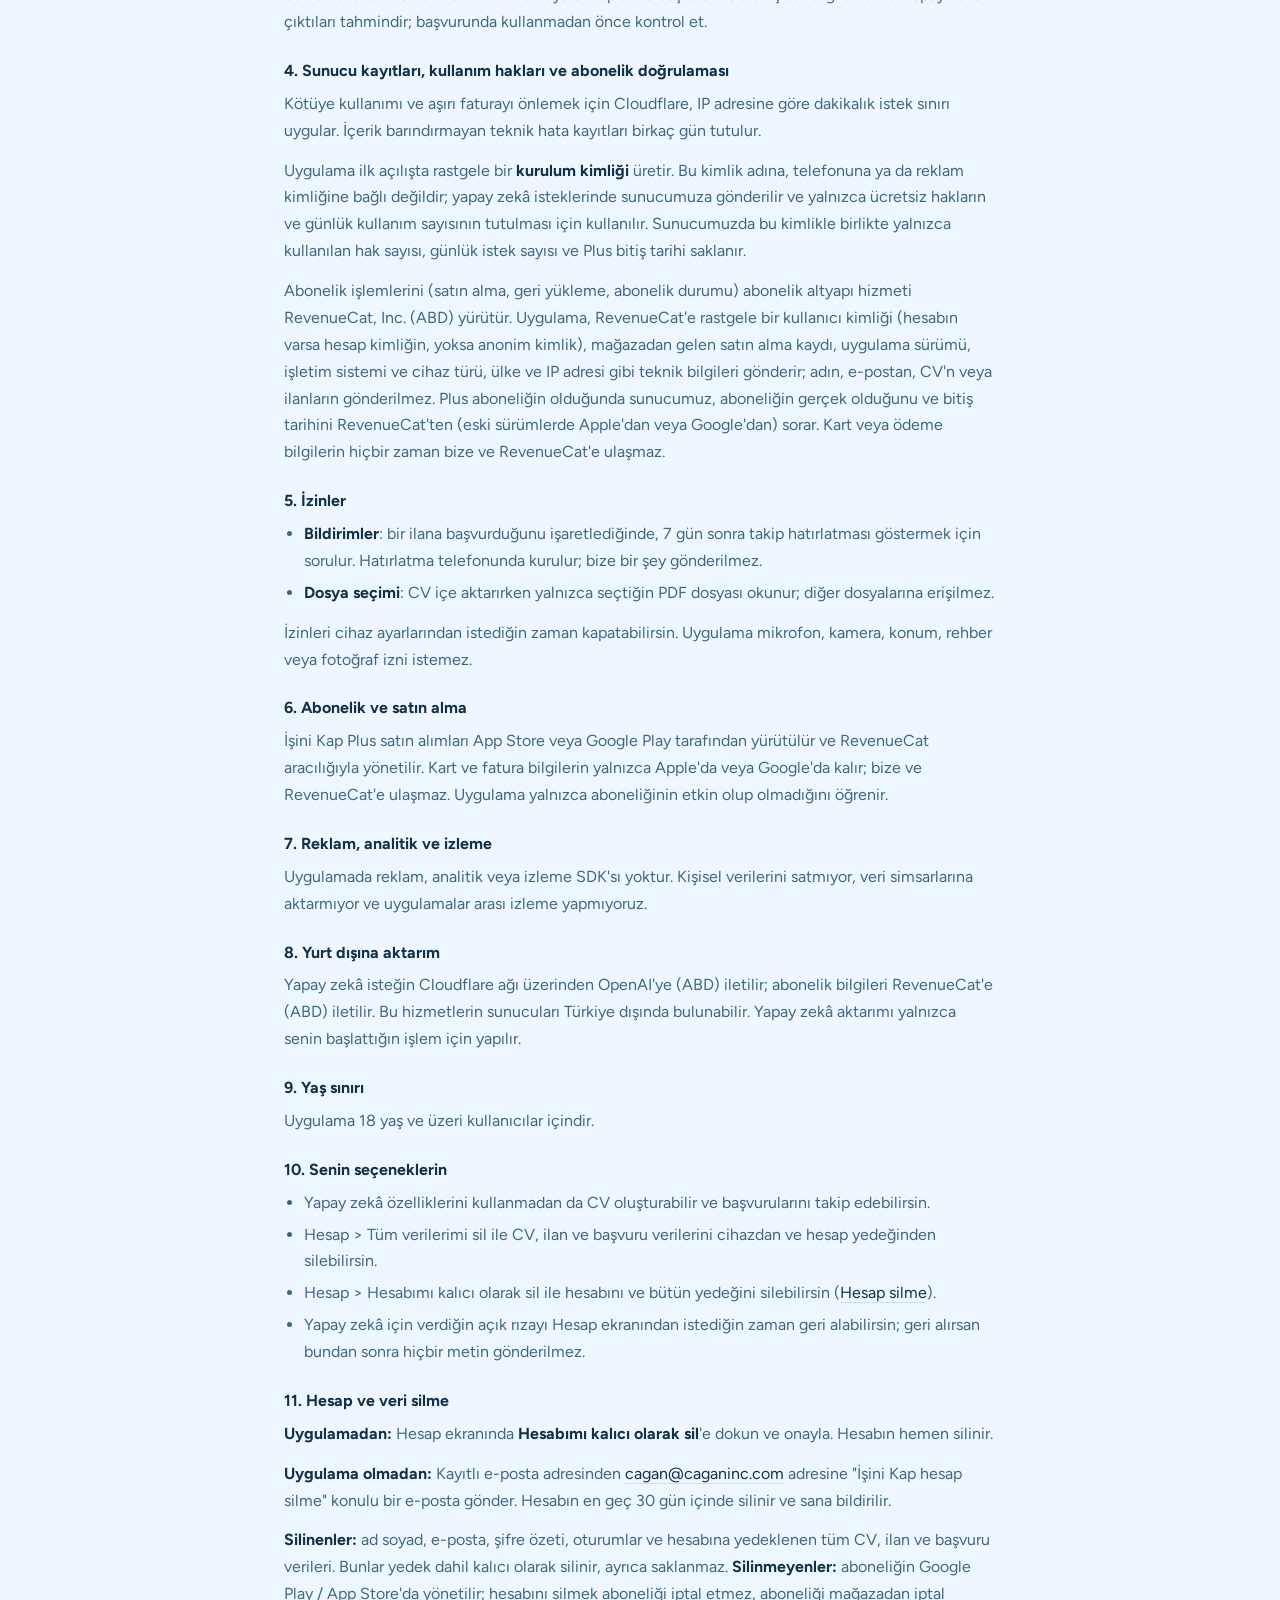
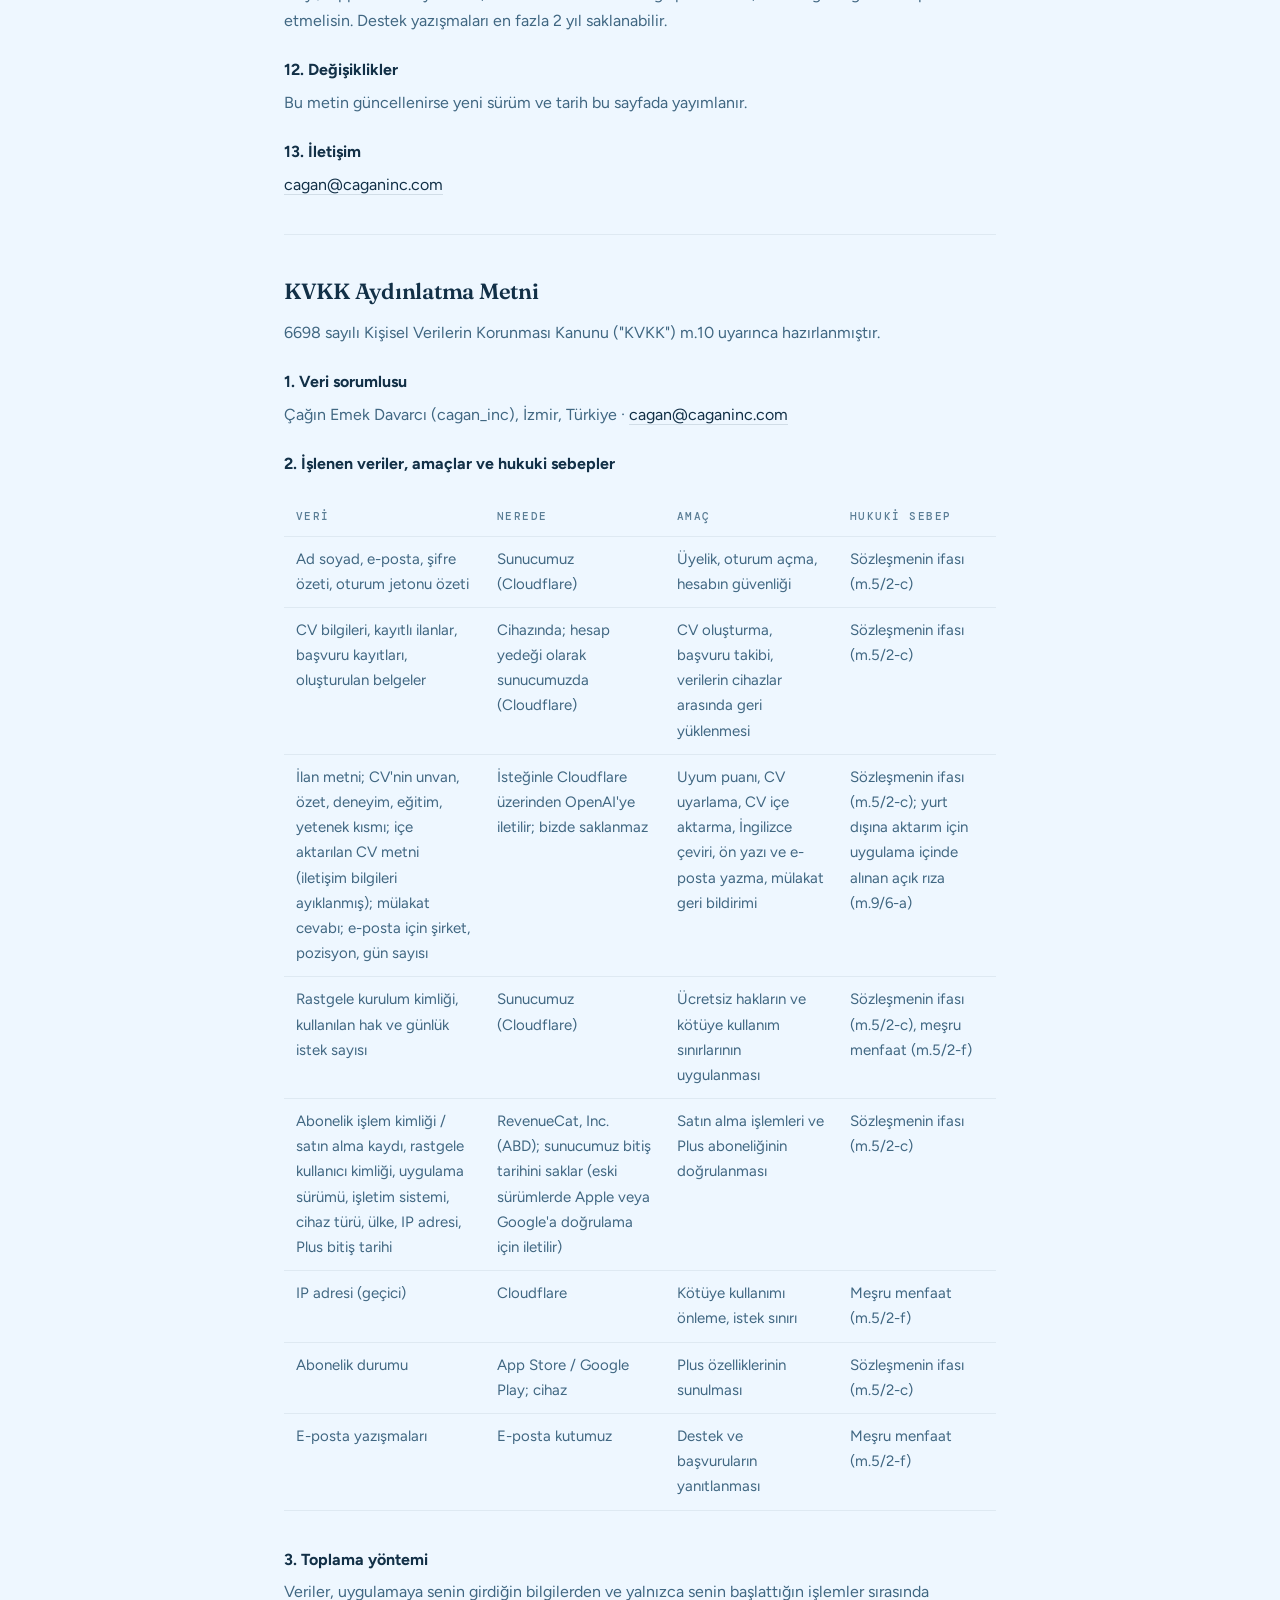
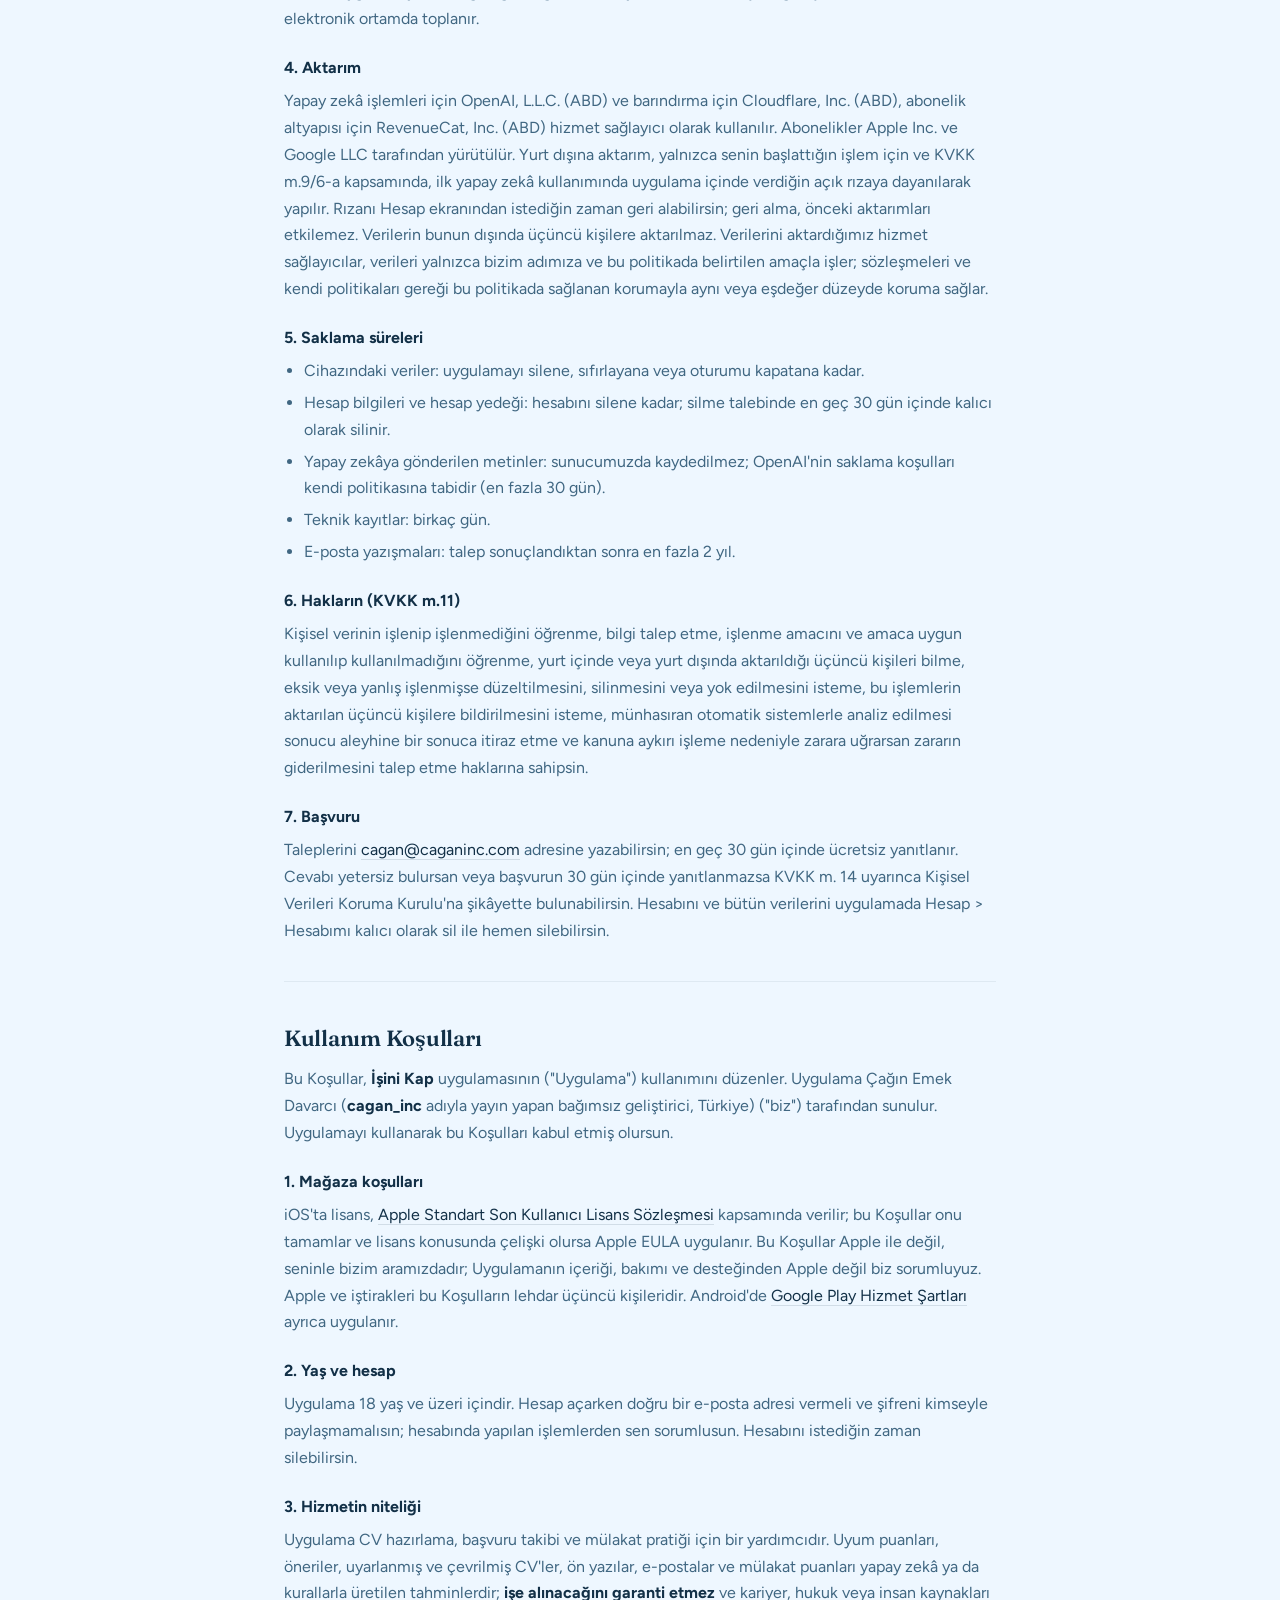
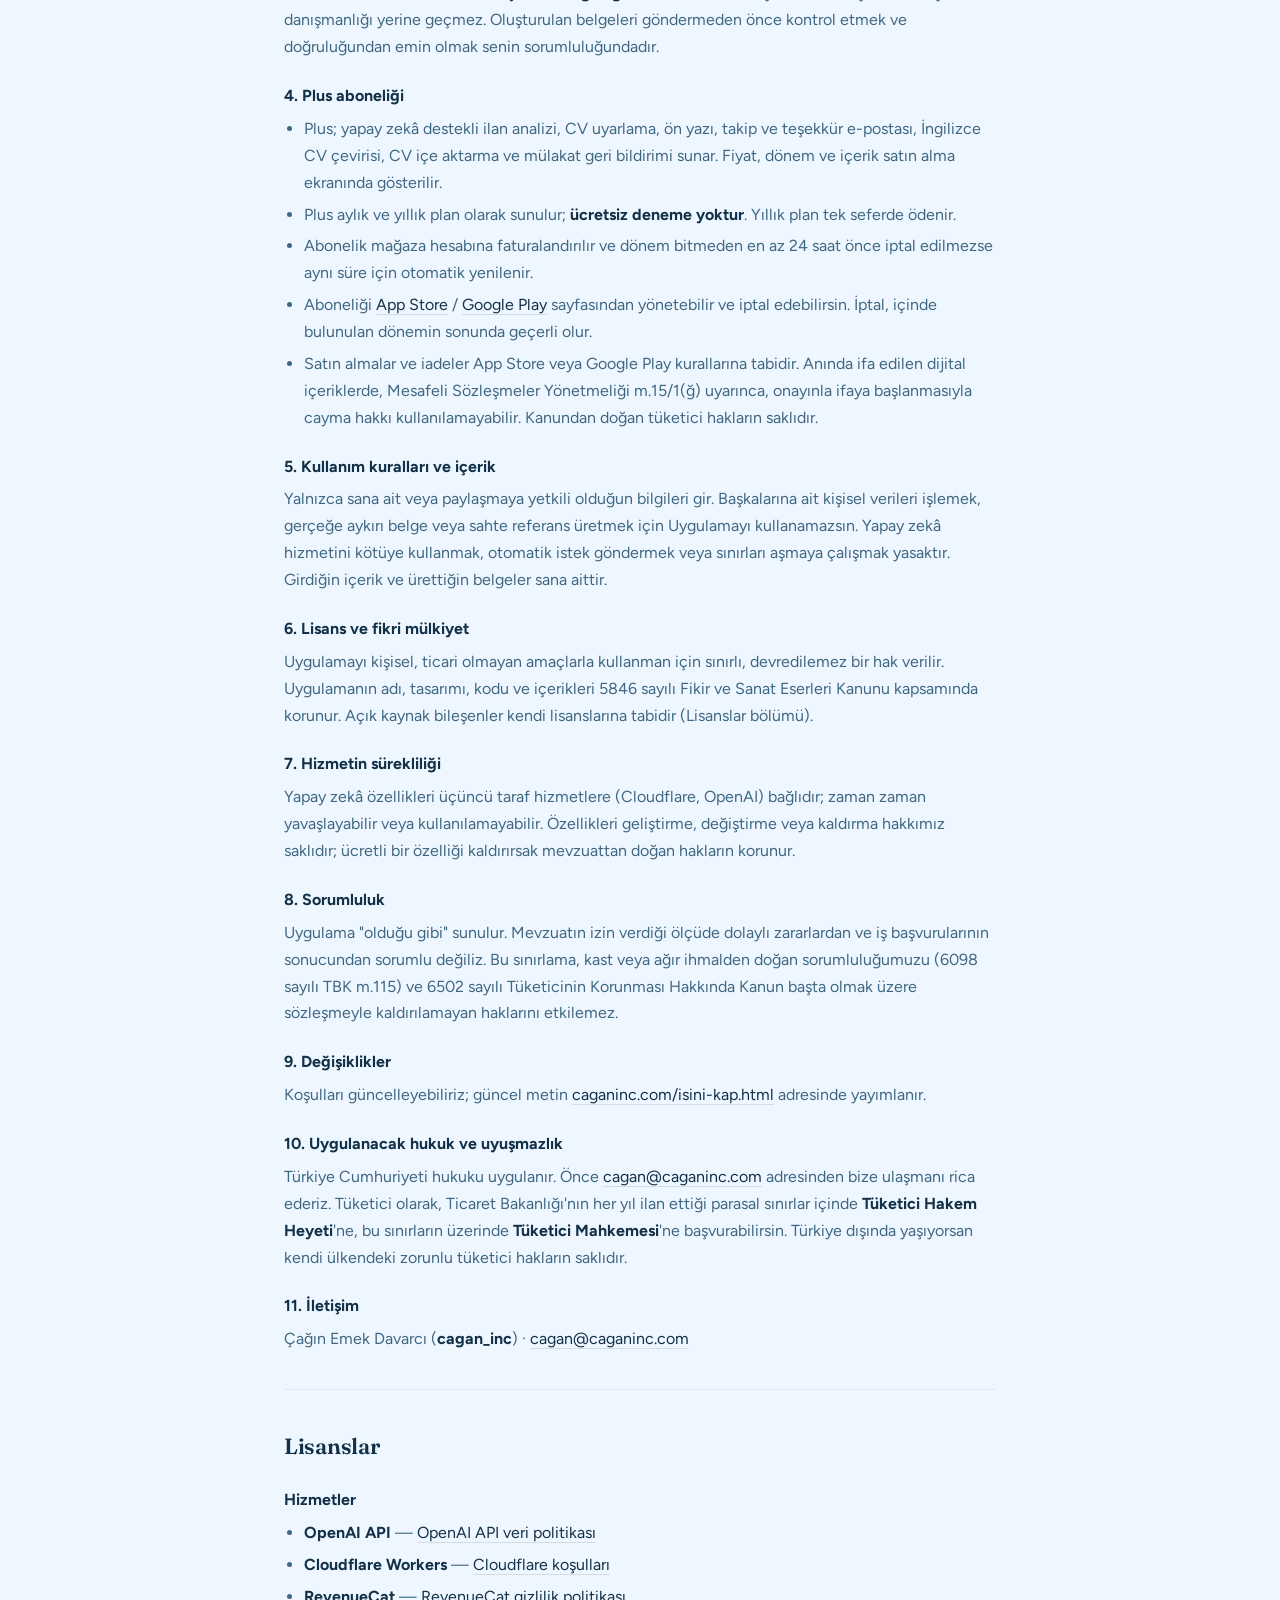
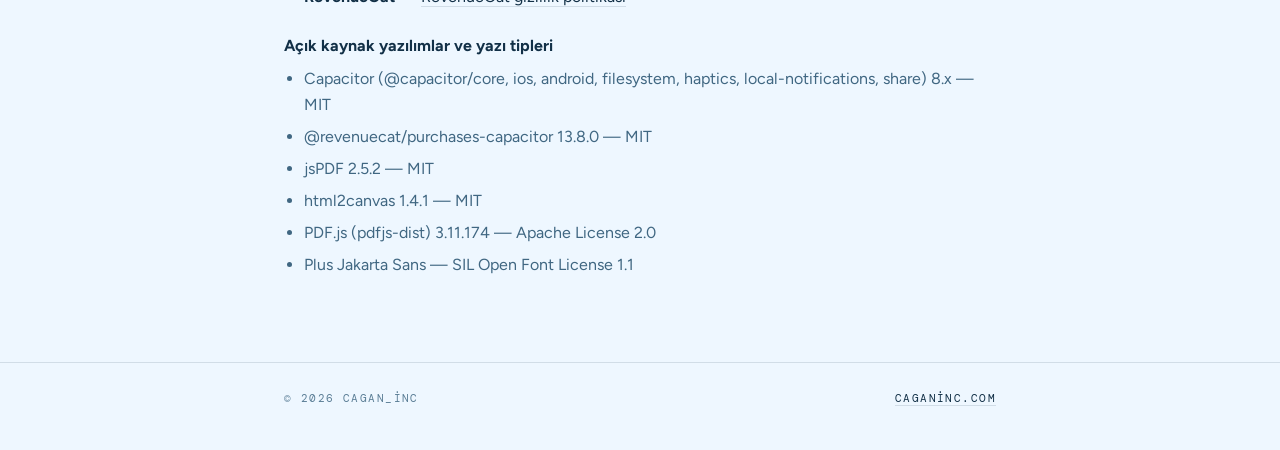
<file: isini-kap.html>
<!doctype html>
<html lang="tr">
<head>
<meta charset="utf-8">
<meta name="viewport" content="width=device-width, initial-scale=1">
<title>İşini Kap — Gizlilik, KVKK ve Koşullar / Privacy & Terms</title>
<meta name="description" content="İşini Kap: CV ve İş Başvurusu uygulamasının gizlilik politikası, KVKK aydınlatma metni, kullanım koşulları ve hesap silme bilgileri.">
<link rel="canonical" href="https://caganinc.com/isini-kap.html">
<meta property="og:type" content="website">
<meta property="og:site_name" content="Cagan Inc">
<meta property="og:title" content="İşini Kap: CV ve İş Başvurusu — Gizlilik, KVKK ve Koşullar">
<meta property="og:description" content="İşini Kap: CV ve İş Başvurusu uygulamasının gizlilik politikası, KVKK aydınlatma metni, kullanım koşulları ve hesap silme bilgileri.">
<meta property="og:url" content="https://caganinc.com/isini-kap.html">
<link rel="stylesheet" href="fonts/sayfa.css">
<style>
:root{
  --zemin:#eef7ff; --panel:#ffffff;
  --ink:#123047; --ink-2:#406782; --ink-3:#5b7e96;
  --cizgi:rgba(18,48,71,.13); --cizgi-2:rgba(18,48,71,.07);
  --altin:#ffb340; --altin-ink:#8f5309; --altin-yum:rgba(255,179,64,.16);
  --golge:rgba(28,74,112,.12);
}
@media (prefers-color-scheme: dark){
  :root:not([data-theme="light"]){
    --zemin:#081d2e; --panel:#0e2739;
    --ink:#e4f1fb; --ink-2:#a9c6da; --ink-3:#89aac1;
    --cizgi:rgba(196,224,244,.16); --cizgi-2:rgba(196,224,244,.08);
    --altin:#ffc465; --altin-ink:#ffd48c; --altin-yum:rgba(255,196,101,.14);
    --golge:rgba(0,0,0,.45);
  }
}
:root[data-theme="dark"]{
  --zemin:#081d2e; --panel:#0e2739;
  --ink:#e4f1fb; --ink-2:#a9c6da; --ink-3:#89aac1;
  --cizgi:rgba(196,224,244,.16); --cizgi-2:rgba(196,224,244,.08);
  --altin:#ffc465; --altin-ink:#ffd48c; --altin-yum:rgba(255,196,101,.14);
  --golge:rgba(0,0,0,.45);
}
*{box-sizing:border-box}
body{
  margin:0; background:var(--zemin); color:var(--ink);
  font-family:"Figtree",-apple-system,BlinkMacSystemFont,"Segoe UI",system-ui,sans-serif;
  font-size:16px; line-height:1.68; -webkit-font-smoothing:antialiased;
}
.sar{max-width:760px; margin:0 auto; padding:0 24px}
header{border-bottom:1px solid var(--cizgi-2); padding:22px 0; margin-bottom:8px}
header .sar{display:flex; align-items:center; justify-content:space-between; gap:16px; flex-wrap:wrap}
.marka{font-family:"Fraunces",Georgia,serif; font-weight:600; font-size:20px; letter-spacing:-.01em}
.diller{display:flex; gap:6px}
.diller button{
  font-family:"DM Mono",ui-monospace,monospace; font-size:11px; font-weight:500;
  letter-spacing:.14em; text-transform:uppercase; cursor:pointer;
  padding:7px 13px; border-radius:3px;
  background:transparent; color:var(--ink-2); border:1px solid var(--cizgi);
}
.diller button[aria-pressed="true"]{
  background:var(--altin-yum); color:var(--altin-ink);
  border-color:color-mix(in srgb, var(--altin) 40%, transparent);
}
main{padding:26px 0 70px}
h1{font-family:"Fraunces",Georgia,serif; font-weight:400; font-size:clamp(30px,5vw,42px);
   line-height:1.12; letter-spacing:-.022em; margin:0 0 10px; text-wrap:balance}
h2{font-family:"Fraunces",Georgia,serif; font-weight:600; font-size:22px;
   letter-spacing:-.012em; margin:38px 0 10px; text-wrap:balance}
h3{font-size:16px; font-weight:700; margin:22px 0 6px}
p,li{color:var(--ink-2)}
p{margin:0 0 13px}
ul{margin:0 0 13px; padding-left:20px}
li{margin:5px 0}
b,strong{color:var(--ink)}
a{color:var(--ink); text-decoration:none; border-bottom:1px solid var(--cizgi)}
a:hover{border-color:var(--altin)}
a:focus-visible,button:focus-visible{outline:2px solid var(--altin); outline-offset:3px; border-radius:2px}
.tarih{
  font-family:"DM Mono",ui-monospace,monospace; font-size:11.5px;
  letter-spacing:.14em; text-transform:uppercase; color:var(--ink-3); margin-bottom:26px;
}
.kutu{
  background:var(--panel); border:1px solid var(--cizgi-2);
  border-radius:5px; padding:18px 20px; margin:16px 0;
  box-shadow:0 2px 10px var(--golge);
}
.kutu p:last-child{margin-bottom:0}
table{width:100%; border-collapse:collapse; margin:14px 0; font-size:15px}
.kaydir{overflow-x:auto}
th,td{text-align:left; padding:10px 12px; border-bottom:1px solid var(--cizgi-2); vertical-align:top}
th{
  font-family:"DM Mono",ui-monospace,monospace; font-size:10.5px; font-weight:500;
  letter-spacing:.14em; text-transform:uppercase; color:var(--ink-3);
}
td{color:var(--ink-2)}
footer{border-top:1px solid var(--cizgi); padding:26px 0 44px}
footer .sar{display:flex; flex-wrap:wrap; gap:14px; justify-content:space-between; align-items:center}
.kunye{font-family:"DM Mono",ui-monospace,monospace; font-size:11px;
       letter-spacing:.13em; text-transform:uppercase; color:var(--ink-3)}
[hidden]{display:none !important}
</style>
<style>.note{background:var(--panel);border:1px solid var(--cizgi-2);border-radius:5px;padding:18px 20px;margin:16px 0;box-shadow:0 2px 10px var(--golge);color:var(--ink-2)}.muted{color:var(--ink-3)}hr{border:0;border-top:1px solid var(--cizgi-2);margin:36px 0}details{margin:8px 0}summary{cursor:pointer}pre{white-space:pre-wrap;overflow-wrap:anywhere;font-size:12px}</style>
</head>
<body>
<header><div class="sar"><span class="marka">cagan_inc · İşini Kap</span><div class="diller"><button id="btnTr" aria-pressed="true">Türkçe</button><button id="btnEn" aria-pressed="false">English</button></div></div></header>
<main>
<section id="tr" class="sar">
<h1>İşini Kap</h1>
<p class="tarih">Gizlilik · KVKK · Kullanım Koşulları · Hesap silme · Lisanslar · Son güncelleme 8 Kasım 2026</p>
<div class="kutu"><p><b>Kısaca:</b> Uygulamayı hesap açmadan kullanabilirsin. CV bilgilerin, kaydettiğin ilanlar ve başvuruların cihazında tutulur. İstersen ücretsiz bir hesap (ad soyad, e-posta, şifre) açarsın; o zaman bu veriler telefon değiştirdiğinde geri gelmesi için hesabına yedeklenir. Hesabını istediğin zaman uygulamanın içinden silebilirsin (<a href="#hesap-silme">Hesap silme</a>). Yapay zekâ özelliklerini kullandığında, ilk kullanımda vereceğin onayla, yalnızca o işlem için gereken metin sunucumuz üzerinden OpenAI'ye iletilir; adın, soyadın, e-postan, telefonun ve şehrin gönderilmez ve sunucumuz bu metinleri saklamaz. Reklam, analitik ve izleme aracı yoktur.</p></div>
<p>Bu sayfa, <b>İşini Kap: CV ve İş Başvurusu</b> uygulamasının iOS (App Store, <code>com.caganinc.isinikap</code>) ve Android (Google Play, <code>com.caganinc.cvusta</code>) sürümleri için geçerlidir.</p>

<h2 id="gizlilik">Gizlilik Politikası</h2>
<h3>1. Kapsam ve veri sorumlusu</h3>
<p>Veri sorumlusu Çağın Emek Davarcı'dır (<b>cagan_inc</b> adıyla yayın yapan bağımsız geliştirici, İzmir, Türkiye). İletişim: <a href="mailto:cagan@caganinc.com">cagan@caganinc.com</a>.</p>
<h3>2. Hesap ve uygulama verilerin</h3>
<p>Uygulamanın tüm özellikleri hesap açmadan kullanılabilir. Hesap isteğe bağlıdır ve yalnızca verilerini yedeklemek içindir; hesap açarsan <b>ad soyad, e-posta adresi ve şifre</b> istenir. Şifren sunucumuzda düz metin olarak değil, geri döndürülemez biçimde (PBKDF2, tuzlu) özetlenerek saklanır; oturum jetonlarının da yalnızca özeti tutulur.</p>
<p>Ad, soyad, unvan, e-posta, telefon, şehir, profil özeti, deneyim, eğitim ve yetenekler; CV'nin İngilizce çevirisi; kaydettiğin ilanlar ve uyum sonuçları; başvurularının şirket, pozisyon, aşama ve tarihleri; oluşturduğun ön yazılar ve e-postalar cihazında saklanır ve oturum açtığın sürece <b>hesabına yedeklenir</b> (sunucumuz: Cloudflare). Yedek, başka bir telefonda oturum açtığında verilerinin geri gelmesi için kullanılır; başka bir amaçla işlenmez, kimseyle paylaşılmaz. Oturumu kapattığında veriler telefondan silinir, hesabında kalır.</p>
<h3>3. Yapay zekâ özellikleri (isteğe bağlı)</h3>
<p>İlan analizi, CV uyarlama, ön yazı, takip ve teşekkür e-postası, CV'yi İngilizceye çevirme, CV içe aktarma ve mülakat geri bildirimi yalnızca ilgili düğmeye bastığında çalışır. Bunlardan herhangi birini ilk kez kullandığında uygulama, metinlerin yurt dışındaki hizmet sağlayıcılara aktarılması için açık rızanı ister; onay vermezsen yapay zekâ özellikleri çalışmaz, uygulamanın geri kalanı çalışır. Onay verirsen şu metinler sunucumuz (Cloudflare Workers) üzerinden OpenAI API'sine iletilir:</p>
<ul>
<li>yapıştırdığın ilan metni, şirket ve pozisyon adı, seçtiğin ton;</li>
<li>CV'nin unvan, profil özeti, deneyim, eğitim ve yetenek kısımları;</li>
<li>CV içe aktarırken: seçtiğin PDF'ten ya da yapıştırdığın metinden çıkan CV metni. PDF telefonunda okunur; ad, e-posta, telefon ve bağlantılar gönderilmeden önce cihazında ayıklanır ve sunucumuzda bir kez daha temizlenir. PDF dosyasının kendisi gönderilmez;</li>
<li>e-posta yazarken: şirket ve pozisyon adı, başvurunun üzerinden geçen gün sayısı;</li>
<li>mülakat sorusu ve cevabın.</li>
</ul>
<p><b>Ad, soyad, e-posta, telefon ve şehir yapay zekâya hiçbir zaman gönderilmez.</b> Sunucumuz yapay zekâ metinlerini kaydetmez. OpenAI, API üzerinden gelen verileri varsayılan olarak modellerini eğitmek için kullanmadığını ve kötüye kullanım denetimi için en fazla 30 gün sakladığını belirtmektedir. Lütfen ilan metnine veya cevaplarına başkalarına ait kişisel bilgi ekleme. Yapay zekâ çıktıları tahmindir; başvurunda kullanmadan önce kontrol et.</p>
<h3>4. Sunucu kayıtları, kullanım hakları ve abonelik doğrulaması</h3>
<p>Kötüye kullanımı ve aşırı faturayı önlemek için Cloudflare, IP adresine göre dakikalık istek sınırı uygular. İçerik barındırmayan teknik hata kayıtları birkaç gün tutulur.</p>
<p>Uygulama ilk açılışta rastgele bir <b>kurulum kimliği</b> üretir. Bu kimlik adına, telefonuna ya da reklam kimliğine bağlı değildir; yapay zekâ isteklerinde sunucumuza gönderilir ve yalnızca ücretsiz hakların ve günlük kullanım sayısının tutulması için kullanılır. Sunucumuzda bu kimlikle birlikte yalnızca kullanılan hak sayısı, günlük istek sayısı ve Plus bitiş tarihi saklanır.</p>
<p>Abonelik işlemlerini (satın alma, geri yükleme, abonelik durumu) abonelik altyapı hizmeti RevenueCat, Inc. (ABD) yürütür. Uygulama, RevenueCat'e rastgele bir kullanıcı kimliği (hesabın varsa hesap kimliğin, yoksa anonim kimlik), mağazadan gelen satın alma kaydı, uygulama sürümü, işletim sistemi ve cihaz türü, ülke ve IP adresi gibi teknik bilgileri gönderir; adın, e-postan, CV'n veya ilanların gönderilmez. Plus aboneliğin olduğunda sunucumuz, aboneliğin gerçek olduğunu ve bitiş tarihini RevenueCat'ten (eski sürümlerde Apple'dan veya Google'dan) sorar. Kart veya ödeme bilgilerin hiçbir zaman bize ve RevenueCat'e ulaşmaz.</p>
<h3>5. İzinler</h3>
<ul>
<li><b>Bildirimler</b>: bir ilana başvurduğunu işaretlediğinde, 7 gün sonra takip hatırlatması göstermek için sorulur. Hatırlatma telefonunda kurulur; bize bir şey gönderilmez.</li>
<li><b>Dosya seçimi</b>: CV içe aktarırken yalnızca seçtiğin PDF dosyası okunur; diğer dosyalarına erişilmez.</li>
</ul>
<p>İzinleri cihaz ayarlarından istediğin zaman kapatabilirsin. Uygulama mikrofon, kamera, konum, rehber veya fotoğraf izni istemez.</p>
<h3>6. Abonelik ve satın alma</h3>
<p>İşini Kap Plus satın alımları App Store veya Google Play tarafından yürütülür ve RevenueCat aracılığıyla yönetilir. Kart ve fatura bilgilerin yalnızca Apple'da veya Google'da kalır; bize ve RevenueCat'e ulaşmaz. Uygulama yalnızca aboneliğinin etkin olup olmadığını öğrenir.</p>
<h3>7. Reklam, analitik ve izleme</h3>
<p>Uygulamada reklam, analitik veya izleme SDK'sı yoktur. Kişisel verilerini satmıyor, veri simsarlarına aktarmıyor ve uygulamalar arası izleme yapmıyoruz.</p>
<h3>8. Yurt dışına aktarım</h3>
<p>Yapay zekâ isteğin Cloudflare ağı üzerinden OpenAI'ye (ABD) iletilir; abonelik bilgileri RevenueCat'e (ABD) iletilir. Bu hizmetlerin sunucuları Türkiye dışında bulunabilir. Yapay zekâ aktarımı yalnızca senin başlattığın işlem için yapılır.</p>
<h3>9. Yaş sınırı</h3>
<p>Uygulama 18 yaş ve üzeri kullanıcılar içindir.</p>
<h3>10. Senin seçeneklerin</h3>
<ul>
<li>Yapay zekâ özelliklerini kullanmadan da CV oluşturabilir ve başvurularını takip edebilirsin.</li>
<li>Hesap &gt; Tüm verilerimi sil ile CV, ilan ve başvuru verilerini cihazdan ve hesap yedeğinden silebilirsin.</li>
<li>Hesap &gt; Hesabımı kalıcı olarak sil ile hesabını ve bütün yedeğini silebilirsin (<a href="#hesap-silme">Hesap silme</a>).</li>
<li>Yapay zekâ için verdiğin açık rızayı Hesap ekranından istediğin zaman geri alabilirsin; geri alırsan bundan sonra hiçbir metin gönderilmez.</li>
</ul>
<h3 id="hesap-silme">11. Hesap ve veri silme</h3>
<p><b>Uygulamadan:</b> Hesap ekranında <b>Hesabımı kalıcı olarak sil</b>'e dokun ve onayla. Hesabın hemen silinir.</p>
<p><b>Uygulama olmadan:</b> Kayıtlı e-posta adresinden <a href="mailto:cagan@caganinc.com?subject=İşini Kap hesap silme">cagan@caganinc.com</a> adresine "İşini Kap hesap silme" konulu bir e-posta gönder. Hesabın en geç 30 gün içinde silinir ve sana bildirilir.</p>
<p><b>Silinenler:</b> ad soyad, e-posta, şifre özeti, oturumlar ve hesabına yedeklenen tüm CV, ilan ve başvuru verileri. Bunlar yedek dahil kalıcı olarak silinir, ayrıca saklanmaz. <b>Silinmeyenler:</b> aboneliğin Google Play / App Store'da yönetilir; hesabını silmek aboneliği iptal etmez, aboneliği mağazadan iptal etmelisin. Destek yazışmaları en fazla 2 yıl saklanabilir.</p>
<h3>12. Değişiklikler</h3>
<p>Bu metin güncellenirse yeni sürüm ve tarih bu sayfada yayımlanır.</p>
<h3>13. İletişim</h3>
<p><a href="mailto:cagan@caganinc.com">cagan@caganinc.com</a></p>
<hr>

<h2 id="kvkk">KVKK Aydınlatma Metni</h2>
<p>6698 sayılı Kişisel Verilerin Korunması Kanunu ("KVKK") m.10 uyarınca hazırlanmıştır.</p>
<h3>1. Veri sorumlusu</h3>
<p>Çağın Emek Davarcı (cagan_inc), İzmir, Türkiye · <a href="mailto:cagan@caganinc.com">cagan@caganinc.com</a></p>
<h3>2. İşlenen veriler, amaçlar ve hukuki sebepler</h3>
<div class="kaydir"><table>
<tr><th>Veri</th><th>Nerede</th><th>Amaç</th><th>Hukuki sebep</th></tr>
<tr><td>Ad soyad, e-posta, şifre özeti, oturum jetonu özeti</td><td>Sunucumuz (Cloudflare)</td><td>Üyelik, oturum açma, hesabın güvenliği</td><td>Sözleşmenin ifası (m.5/2-c)</td></tr>
<tr><td>CV bilgileri, kayıtlı ilanlar, başvuru kayıtları, oluşturulan belgeler</td><td>Cihazında; hesap yedeği olarak sunucumuzda (Cloudflare)</td><td>CV oluşturma, başvuru takibi, verilerin cihazlar arasında geri yüklenmesi</td><td>Sözleşmenin ifası (m.5/2-c)</td></tr>
<tr><td>İlan metni; CV'nin unvan, özet, deneyim, eğitim, yetenek kısmı; içe aktarılan CV metni (iletişim bilgileri ayıklanmış); mülakat cevabı; e-posta için şirket, pozisyon, gün sayısı</td><td>İsteğinle Cloudflare üzerinden OpenAI'ye iletilir; bizde saklanmaz</td><td>Uyum puanı, CV uyarlama, CV içe aktarma, İngilizce çeviri, ön yazı ve e-posta yazma, mülakat geri bildirimi</td><td>Sözleşmenin ifası (m.5/2-c); yurt dışına aktarım için uygulama içinde alınan açık rıza (m.9/6-a)</td></tr>
<tr><td>Rastgele kurulum kimliği, kullanılan hak ve günlük istek sayısı</td><td>Sunucumuz (Cloudflare)</td><td>Ücretsiz hakların ve kötüye kullanım sınırlarının uygulanması</td><td>Sözleşmenin ifası (m.5/2-c), meşru menfaat (m.5/2-f)</td></tr>
<tr><td>Abonelik işlem kimliği / satın alma kaydı, rastgele kullanıcı kimliği, uygulama sürümü, işletim sistemi, cihaz türü, ülke, IP adresi, Plus bitiş tarihi</td><td>RevenueCat, Inc. (ABD); sunucumuz bitiş tarihini saklar (eski sürümlerde Apple veya Google'a doğrulama için iletilir)</td><td>Satın alma işlemleri ve Plus aboneliğinin doğrulanması</td><td>Sözleşmenin ifası (m.5/2-c)</td></tr>
<tr><td>IP adresi (geçici)</td><td>Cloudflare</td><td>Kötüye kullanımı önleme, istek sınırı</td><td>Meşru menfaat (m.5/2-f)</td></tr>
<tr><td>Abonelik durumu</td><td>App Store / Google Play; cihaz</td><td>Plus özelliklerinin sunulması</td><td>Sözleşmenin ifası (m.5/2-c)</td></tr>
<tr><td>E-posta yazışmaları</td><td>E-posta kutumuz</td><td>Destek ve başvuruların yanıtlanması</td><td>Meşru menfaat (m.5/2-f)</td></tr>
</table></div>
<h3>3. Toplama yöntemi</h3>
<p>Veriler, uygulamaya senin girdiğin bilgilerden ve yalnızca senin başlattığın işlemler sırasında elektronik ortamda toplanır.</p>
<h3>4. Aktarım</h3>
<p>Yapay zekâ işlemleri için OpenAI, L.L.C. (ABD) ve barındırma için Cloudflare, Inc. (ABD), abonelik altyapısı için RevenueCat, Inc. (ABD) hizmet sağlayıcı olarak kullanılır. Abonelikler Apple Inc. ve Google LLC tarafından yürütülür. Yurt dışına aktarım, yalnızca senin başlattığın işlem için ve KVKK m.9/6-a kapsamında, ilk yapay zekâ kullanımında uygulama içinde verdiğin açık rızaya dayanılarak yapılır. Rızanı Hesap ekranından istediğin zaman geri alabilirsin; geri alma, önceki aktarımları etkilemez. Verilerin bunun dışında üçüncü kişilere aktarılmaz. Verilerini aktardığımız hizmet sağlayıcılar, verileri yalnızca bizim adımıza ve bu politikada belirtilen amaçla işler; sözleşmeleri ve kendi politikaları gereği bu politikada sağlanan korumayla aynı veya eşdeğer düzeyde koruma sağlar.</p>
<h3>5. Saklama süreleri</h3>
<ul>
<li>Cihazındaki veriler: uygulamayı silene, sıfırlayana veya oturumu kapatana kadar.</li>
<li>Hesap bilgileri ve hesap yedeği: hesabını silene kadar; silme talebinde en geç 30 gün içinde kalıcı olarak silinir.</li>
<li>Yapay zekâya gönderilen metinler: sunucumuzda kaydedilmez; OpenAI'nin saklama koşulları kendi politikasına tabidir (en fazla 30 gün).</li>
<li>Teknik kayıtlar: birkaç gün.</li>
<li>E-posta yazışmaları: talep sonuçlandıktan sonra en fazla 2 yıl.</li>
</ul>
<h3>6. Hakların (KVKK m.11)</h3>
<p>Kişisel verinin işlenip işlenmediğini öğrenme, bilgi talep etme, işlenme amacını ve amaca uygun kullanılıp kullanılmadığını öğrenme, yurt içinde veya yurt dışında aktarıldığı üçüncü kişileri bilme, eksik veya yanlış işlenmişse düzeltilmesini, silinmesini veya yok edilmesini isteme, bu işlemlerin aktarılan üçüncü kişilere bildirilmesini isteme, münhasıran otomatik sistemlerle analiz edilmesi sonucu aleyhine bir sonuca itiraz etme ve kanuna aykırı işleme nedeniyle zarara uğrarsan zararın giderilmesini talep etme haklarına sahipsin.</p>
<h3>7. Başvuru</h3>
<p>Taleplerini <a href="mailto:cagan@caganinc.com">cagan@caganinc.com</a> adresine yazabilirsin; en geç 30 gün içinde ücretsiz yanıtlanır. Cevabı yetersiz bulursan veya başvurun 30 gün içinde yanıtlanmazsa KVKK m. 14 uyarınca Kişisel Verileri Koruma Kurulu'na şikâyette bulunabilirsin. Hesabını ve bütün verilerini uygulamada Hesap &gt; Hesabımı kalıcı olarak sil ile hemen silebilirsin.</p>
<hr>

<h2 id="kosullar">Kullanım Koşulları</h2>
<p>Bu Koşullar, <b>İşini Kap</b> uygulamasının ("Uygulama") kullanımını düzenler. Uygulama Çağın Emek Davarcı (<b>cagan_inc</b> adıyla yayın yapan bağımsız geliştirici, Türkiye) ("biz") tarafından sunulur. Uygulamayı kullanarak bu Koşulları kabul etmiş olursun.</p>
<h3>1. Mağaza koşulları</h3>
<p>iOS'ta lisans, <a href="https://www.apple.com/legal/internet-services/itunes/dev/stdeula/" target="_blank" rel="noopener">Apple Standart Son Kullanıcı Lisans Sözleşmesi</a> kapsamında verilir; bu Koşullar onu tamamlar ve lisans konusunda çelişki olursa Apple EULA uygulanır. Bu Koşullar Apple ile değil, seninle bizim aramızdadır; Uygulamanın içeriği, bakımı ve desteğinden Apple değil biz sorumluyuz. Apple ve iştirakleri bu Koşulların lehdar üçüncü kişileridir. Android'de <a href="https://play.google.com/about/play-terms/" target="_blank" rel="noopener">Google Play Hizmet Şartları</a> ayrıca uygulanır.</p>
<h3>2. Yaş ve hesap</h3>
<p>Uygulama 18 yaş ve üzeri içindir. Hesap açarken doğru bir e-posta adresi vermeli ve şifreni kimseyle paylaşmamalısın; hesabında yapılan işlemlerden sen sorumlusun. Hesabını istediğin zaman silebilirsin.</p>
<h3>3. Hizmetin niteliği</h3>
<p>Uygulama CV hazırlama, başvuru takibi ve mülakat pratiği için bir yardımcıdır. Uyum puanları, öneriler, uyarlanmış ve çevrilmiş CV'ler, ön yazılar, e-postalar ve mülakat puanları yapay zekâ ya da kurallarla üretilen tahminlerdir; <b>işe alınacağını garanti etmez</b> ve kariyer, hukuk veya insan kaynakları danışmanlığı yerine geçmez. Oluşturulan belgeleri göndermeden önce kontrol etmek ve doğruluğundan emin olmak senin sorumluluğundadır.</p>
<h3>4. Plus aboneliği</h3>
<ul>
<li>Plus; yapay zekâ destekli ilan analizi, CV uyarlama, ön yazı, takip ve teşekkür e-postası, İngilizce CV çevirisi, CV içe aktarma ve mülakat geri bildirimi sunar. Fiyat, dönem ve içerik satın alma ekranında gösterilir.</li>
<li>Plus aylık ve yıllık plan olarak sunulur; <b>ücretsiz deneme yoktur</b>. Yıllık plan tek seferde ödenir.</li>
<li>Abonelik mağaza hesabına faturalandırılır ve dönem bitmeden en az 24 saat önce iptal edilmezse aynı süre için otomatik yenilenir.</li>
<li>Aboneliği <a href="https://apps.apple.com/account/subscriptions" target="_blank" rel="noopener">App Store</a> / <a href="https://play.google.com/store/account/subscriptions" target="_blank" rel="noopener">Google Play</a> sayfasından yönetebilir ve iptal edebilirsin. İptal, içinde bulunulan dönemin sonunda geçerli olur.</li>
<li>Satın almalar ve iadeler App Store veya Google Play kurallarına tabidir. Anında ifa edilen dijital içeriklerde, Mesafeli Sözleşmeler Yönetmeliği m.15/1(ğ) uyarınca, onayınla ifaya başlanmasıyla cayma hakkı kullanılamayabilir. Kanundan doğan tüketici hakların saklıdır.</li>
</ul>
<h3>5. Kullanım kuralları ve içerik</h3>
<p>Yalnızca sana ait veya paylaşmaya yetkili olduğun bilgileri gir. Başkalarına ait kişisel verileri işlemek, gerçeğe aykırı belge veya sahte referans üretmek için Uygulamayı kullanamazsın. Yapay zekâ hizmetini kötüye kullanmak, otomatik istek göndermek veya sınırları aşmaya çalışmak yasaktır. Girdiğin içerik ve ürettiğin belgeler sana aittir.</p>
<h3>6. Lisans ve fikri mülkiyet</h3>
<p>Uygulamayı kişisel, ticari olmayan amaçlarla kullanman için sınırlı, devredilemez bir hak verilir. Uygulamanın adı, tasarımı, kodu ve içerikleri 5846 sayılı Fikir ve Sanat Eserleri Kanunu kapsamında korunur. Açık kaynak bileşenler kendi lisanslarına tabidir (Lisanslar bölümü).</p>
<h3>7. Hizmetin sürekliliği</h3>
<p>Yapay zekâ özellikleri üçüncü taraf hizmetlere (Cloudflare, OpenAI) bağlıdır; zaman zaman yavaşlayabilir veya kullanılamayabilir. Özellikleri geliştirme, değiştirme veya kaldırma hakkımız saklıdır; ücretli bir özelliği kaldırırsak mevzuattan doğan hakların korunur.</p>
<h3>8. Sorumluluk</h3>
<p>Uygulama "olduğu gibi" sunulur. Mevzuatın izin verdiği ölçüde dolaylı zararlardan ve iş başvurularının sonucundan sorumlu değiliz. Bu sınırlama, kast veya ağır ihmalden doğan sorumluluğumuzu (6098 sayılı TBK m.115) ve 6502 sayılı Tüketicinin Korunması Hakkında Kanun başta olmak üzere sözleşmeyle kaldırılamayan haklarını etkilemez.</p>
<h3>9. Değişiklikler</h3>
<p>Koşulları güncelleyebiliriz; güncel metin <a href="https://caganinc.com/isini-kap.html">caganinc.com/isini-kap.html</a> adresinde yayımlanır.</p>
<h3>10. Uygulanacak hukuk ve uyuşmazlık</h3>
<p>Türkiye Cumhuriyeti hukuku uygulanır. Önce <a href="mailto:cagan@caganinc.com">cagan@caganinc.com</a> adresinden bize ulaşmanı rica ederiz. Tüketici olarak, Ticaret Bakanlığı'nın her yıl ilan ettiği parasal sınırlar içinde <b>Tüketici Hakem Heyeti</b>'ne, bu sınırların üzerinde <b>Tüketici Mahkemesi</b>'ne başvurabilirsin. Türkiye dışında yaşıyorsan kendi ülkendeki zorunlu tüketici hakların saklıdır.</p>
<h3>11. İletişim</h3>
<p>Çağın Emek Davarcı (<b>cagan_inc</b>) · <a href="mailto:cagan@caganinc.com">cagan@caganinc.com</a></p>
<hr>

<h2 id="lisanslar">Lisanslar</h2>
<h3>Hizmetler</h3>
<ul>
<li><b>OpenAI API</b> — <a href="https://openai.com/policies/api-data-usage-policies" target="_blank" rel="noopener">OpenAI API veri politikası</a></li>
<li><b>Cloudflare Workers</b> — <a href="https://www.cloudflare.com/terms/" target="_blank" rel="noopener">Cloudflare koşulları</a></li>
<li><b>RevenueCat</b> — <a href="https://www.revenuecat.com/privacy/" target="_blank" rel="noopener">RevenueCat gizlilik politikası</a></li>
</ul>
<h3>Açık kaynak yazılımlar ve yazı tipleri</h3>
<ul>
<li>Capacitor (@capacitor/core, ios, android, filesystem, haptics, local-notifications, share) 8.x — MIT</li>
<li>@revenuecat/purchases-capacitor 13.8.0 — MIT</li>
<li>jsPDF 2.5.2 — MIT</li>
<li>html2canvas 1.4.1 — MIT</li>
<li>PDF.js (pdfjs-dist) 3.11.174 — Apache License 2.0</li>
<li>Plus Jakarta Sans — SIL Open Font License 1.1</li>
</ul>
</section>

<section id="en" class="sar" hidden>
<h1>İşini Kap</h1>
<p class="tarih">Privacy · Terms · Account deletion · Licenses · Last updated 8 November 2026</p>
<div class="kutu"><p><b>In short:</b> you can use the app without an account. Your CV, saved job ads and applications are stored on your device. If you choose to create a free account (name, email, password), they are backed up to it so they come back on a new phone. You can delete your account in the app at any time (<a href="#account-deletion">Account deletion</a>). When you use an AI feature, after the consent you give on first use, only the text needed for that request is sent through our server to OpenAI; your name, email, phone and city are never sent, and our server does not store the text. No ads, analytics or tracking.</p></div>
<p>This page covers <b>İşini Kap: CV &amp; Job Tracker</b> on iOS (App Store, <code>com.caganinc.isinikap</code>) and Android (Google Play, <code>com.caganinc.cvusta</code>).</p>
<h2 id="privacy">Privacy Policy</h2>
<h3>1. Controller</h3>
<p>Çağın Emek Davarcı (independent developer publishing as <b>cagan_inc</b>, İzmir, Türkiye) · <a href="mailto:cagan@caganinc.com">cagan@caganinc.com</a></p>
<h3>2. Data on your device</h3>
<p>All features can be used without an account. An account is optional and only backs up your data; if you create one, we ask for your <b>name, email and password</b>. Passwords are stored only as a salted, irreversible hash (PBKDF2); session tokens are stored only as hashes. Your CV details, the English translation of your CV, saved job ads and match results, applications, cover letters and emails are stored on your device and, while you are signed in, <b>backed up to your account</b> on our server (Cloudflare) so you can restore them on another device. The backup is not used for any other purpose or shared. Signing out removes the data from the phone; it stays in your account.</p>
<h3>3. AI features (optional)</h3>
<p>Job-ad analysis, CV tailoring, cover letters, follow-up and thank-you emails, English CV translation, CV import and interview feedback run only when you tap the related button. The first time you use one of them, the app asks for your explicit consent to transfer the text to service providers abroad; without consent AI features stay off and the rest of the app works. With consent, the job-ad text, company and role, chosen tone, the title/summary/experience/education/skills parts of your CV, imported CV text (the PDF is read on your device; name, email, phone and links are removed on the device and again on our server; the file itself is never sent), the number of days since you applied, and your interview question and answer are sent through our server (Cloudflare Workers) to the OpenAI API. <b>Your name, email, phone number and city are never sent.</b> Our server does not store this text. OpenAI states that API data is not used to train its models by default and is retained for up to 30 days for abuse monitoring. AI output is an estimate; review it before using it.</p>
<h3>4. Server logs, usage limits and subscription verification</h3>
<p>Cloudflare applies a per-minute request limit based on IP address to prevent abuse. Technical error logs without content are kept for a few days.</p>
<p>On first launch the app creates a random <b>installation ID</b>. It is not linked to your name, phone or advertising ID; it is sent with AI requests and used only to count your free uses and daily requests. Our server stores only this ID with the number of uses, the daily request count and the Plus expiry date.</p>
<p>Subscription handling (purchase, restore, subscription status) is run by the subscription service RevenueCat, Inc. (USA). The app sends RevenueCat a random user ID (your account ID if you have an account, otherwise an anonymous ID), the purchase record from the store, app version, operating system and device type, country and IP address; your name, email, CV or job ads are not sent. If you have Plus, our server asks RevenueCat (in older versions, Apple or Google) to confirm that the subscription is real and when it ends. Your card or payment details never reach us or RevenueCat.</p>
<h3>5. Permissions</h3>
<p>Notifications are requested when you mark that you applied to a job, to show a follow-up reminder 7 days later; the reminder is scheduled on your device. When importing a CV, only the PDF you pick is read. The app does not request microphone, camera, location, contacts or photo access.</p>
<h3>6. Subscriptions</h3>
<p>İşini Kap Plus purchases are handled by the App Store or Google Play and managed through RevenueCat. Your payment details stay with Apple or Google and never reach us or RevenueCat; the app only checks whether your subscription is active.</p>
<h3>7. Ads, analytics and tracking</h3>
<p>The app contains no advertising, analytics or tracking SDKs. We do not sell personal data or track you across apps.</p>
<h3>8. International transfers</h3>
<p>AI requests are sent via Cloudflare to OpenAI (USA), only for requests you start and based on your explicit consent, which you can withdraw in Account at any time. Subscription data is sent to RevenueCat (USA). Our service providers process data only on our behalf and for the purposes in this policy, and provide the same or equivalent protection of your data as this policy.</p>
<h3>9. Age</h3>
<p>The app is intended for users aged 18 and over.</p>
<h3>10. Your choices and rights</h3>
<p>You can use the CV builder and tracker without AI features, delete your data in Account &gt; Delete all my data, or withdraw AI consent in Account. Contact <a href="mailto:cagan@caganinc.com">cagan@caganinc.com</a> to exercise your rights; we reply within 30 days. If you find our answer insufficient or receive no answer within 30 days, you may complain to the Turkish Personal Data Protection Board under KVKK Art. 14.</p>
<h3 id="account-deletion">11. Account deletion</h3>
<p><b>In the app:</b> open Account, tap <b>Delete my account permanently</b> and confirm; the account is deleted immediately. <b>Without the app:</b> email <a href="mailto:cagan@caganinc.com?subject=İşini Kap account deletion">cagan@caganinc.com</a> from your registered address with the subject "İşini Kap account deletion"; we delete the account within 30 days and confirm. <b>Deleted:</b> name, email, password hash, sessions and all backed-up CV, job-ad and application data, permanently. <b>Not deleted:</b> your subscription is managed by Google Play / the App Store and must be cancelled there; support emails may be kept for up to 2 years.</p>
<h2 id="terms">Terms of Use</h2>
<p>On iOS, the <a href="https://www.apple.com/legal/internet-services/itunes/dev/stdeula/" target="_blank" rel="noopener">Apple Standard EULA</a> applies; on Android, the <a href="https://play.google.com/about/play-terms/" target="_blank" rel="noopener">Google Play Terms of Service</a> also apply. The app is a helper for CVs, applications and interview practice; match scores, suggestions, tailored or translated CVs and generated documents are estimates and do not guarantee a job offer. İşini Kap Plus is offered as monthly and yearly auto-renewing subscriptions with no free trial; the yearly plan is paid in one payment. You are responsible for keeping your password safe. Payment is charged to your store account; the subscription renews unless cancelled at least 24 hours before the end of the period, and can be managed in your <a href="https://apps.apple.com/account/subscriptions" target="_blank" rel="noopener">App Store</a> or <a href="https://play.google.com/store/account/subscriptions" target="_blank" rel="noopener">Google Play</a> account. Do not use the app to create false documents or to process other people's personal data. The app is provided "as is" to the extent permitted by law; mandatory consumer rights are not affected. Turkish law applies; the Turkish version of these terms prevails.</p>
<h2 id="licenses">Licenses</h2>
<p>OpenAI API, Cloudflare Workers, RevenueCat; Capacitor 8.x (MIT), @revenuecat/purchases-capacitor (MIT), jsPDF (MIT), html2canvas (MIT), PDF.js (Apache-2.0), Plus Jakarta Sans (OFL-1.1).</p>
</section>
</main>
<footer><div class="sar"><span class="kunye">© 2026 cagan_inc</span><span class="kunye"><a href="index.html">caganinc.com</a></span></div></footer>
<script>
const t = document.getElementById('tr'), e = document.getElementById('en'), bt = document.getElementById('btnTr'), be = document.getElementById('btnEn');
function set(isEn){ t.hidden = isEn; e.hidden = !isEn; bt.setAttribute('aria-pressed', !isEn); be.setAttribute('aria-pressed', isEn); document.documentElement.lang = isEn ? 'en' : 'tr'; }
bt.onclick = () => set(false); be.onclick = () => set(true); if (location.hash === '#en') set(true);
</script>
</body>
</html>
</file>
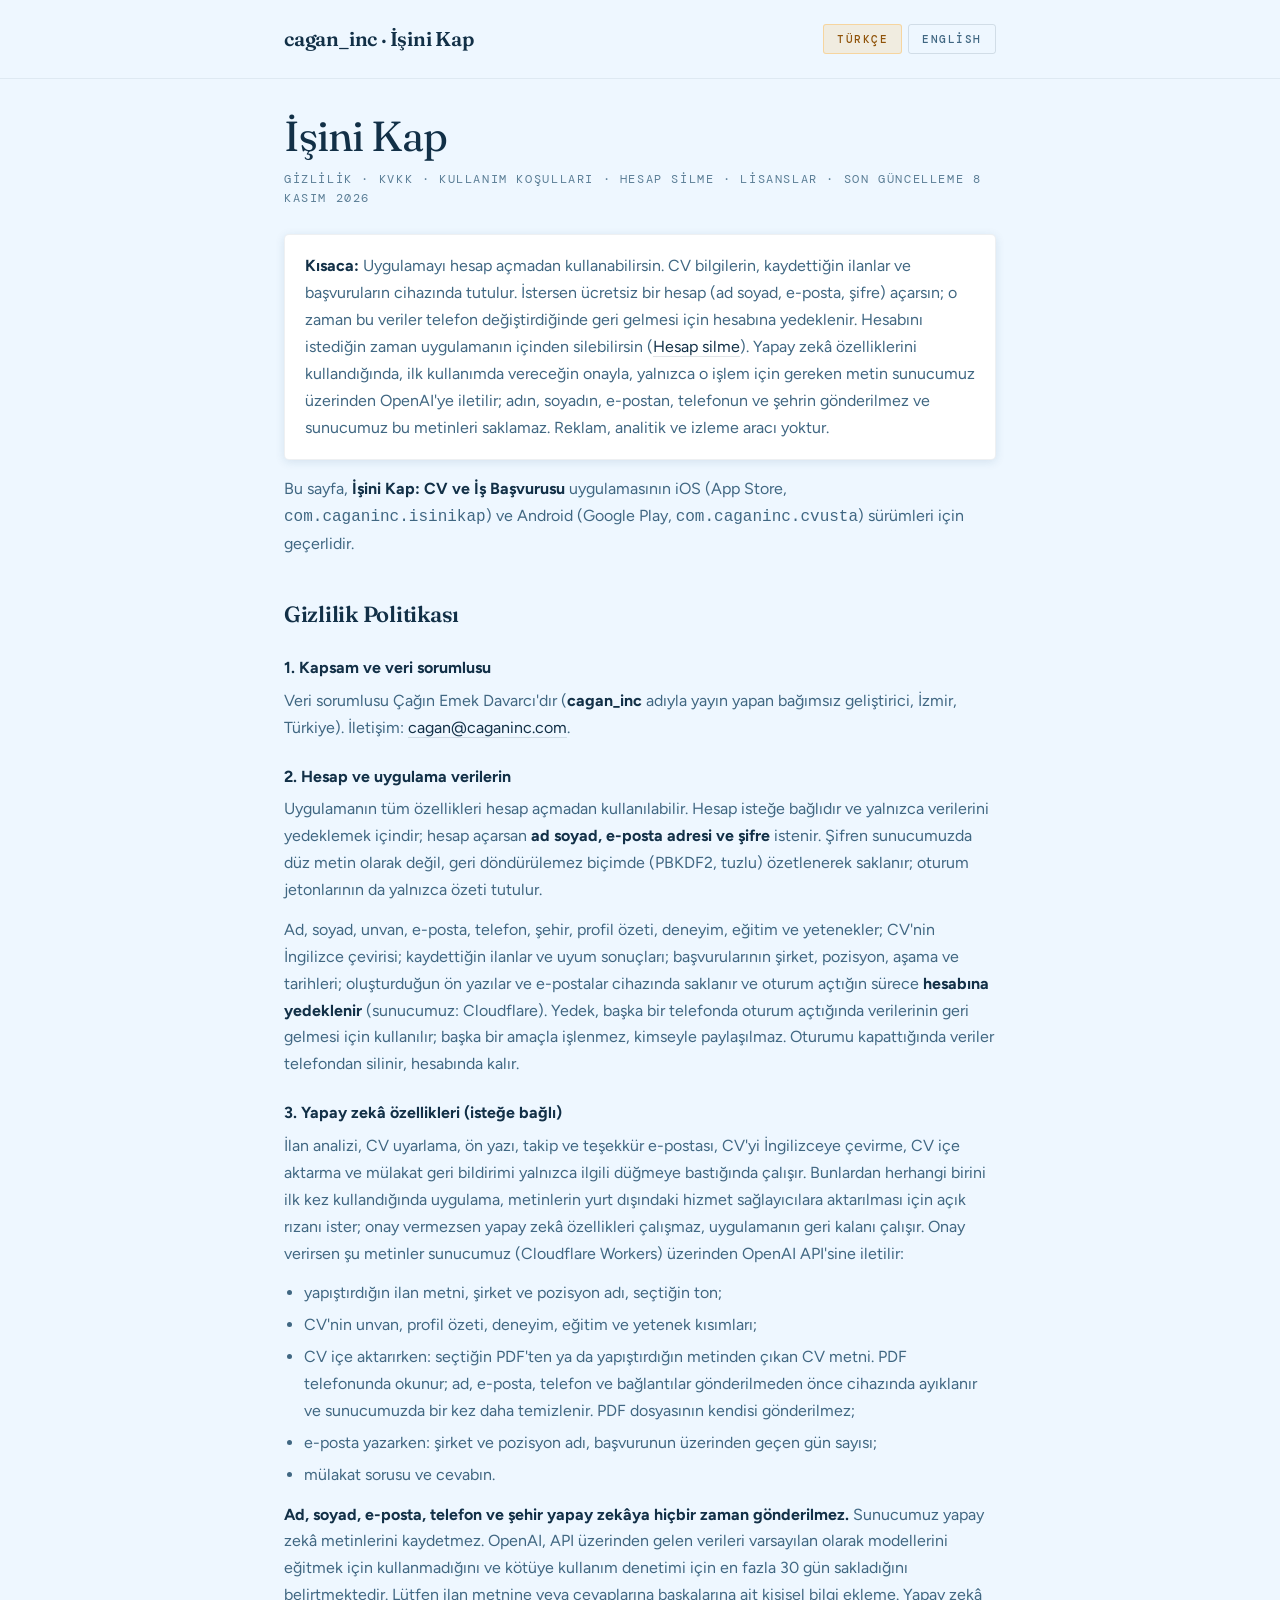
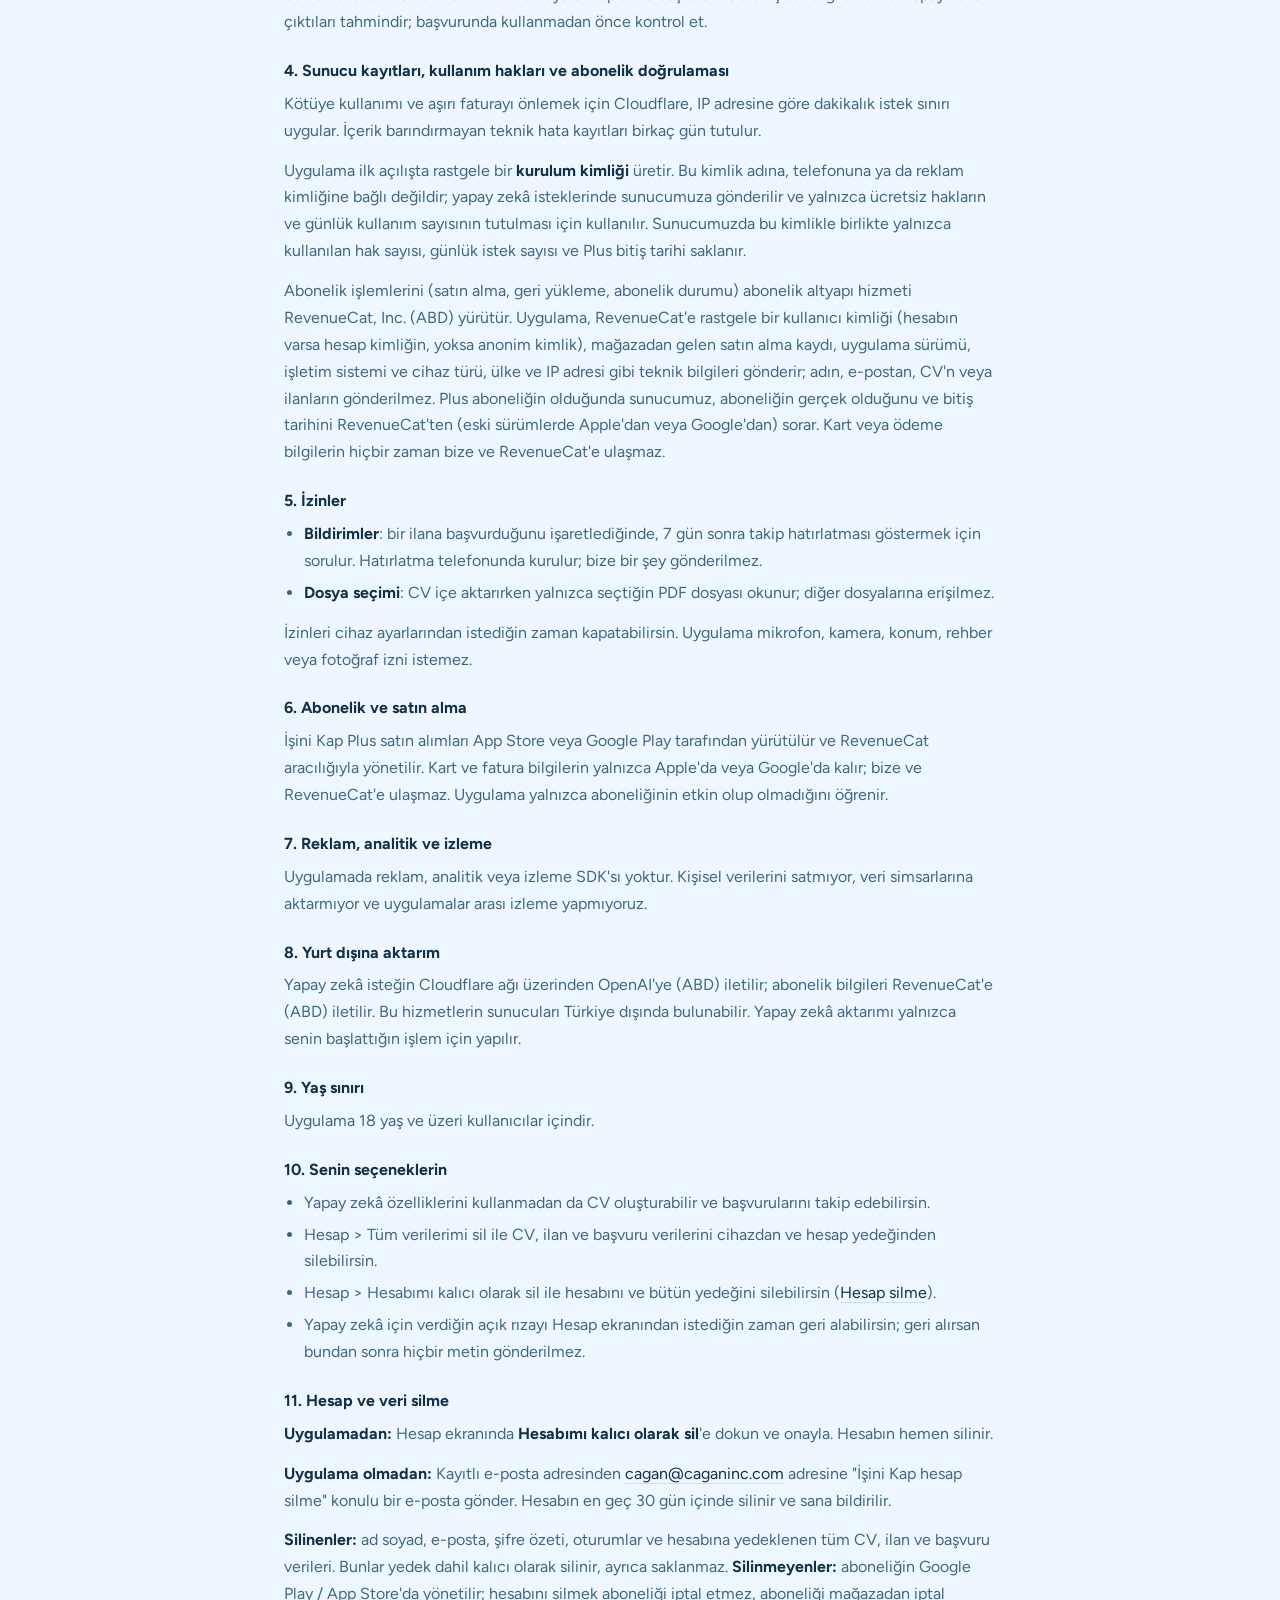
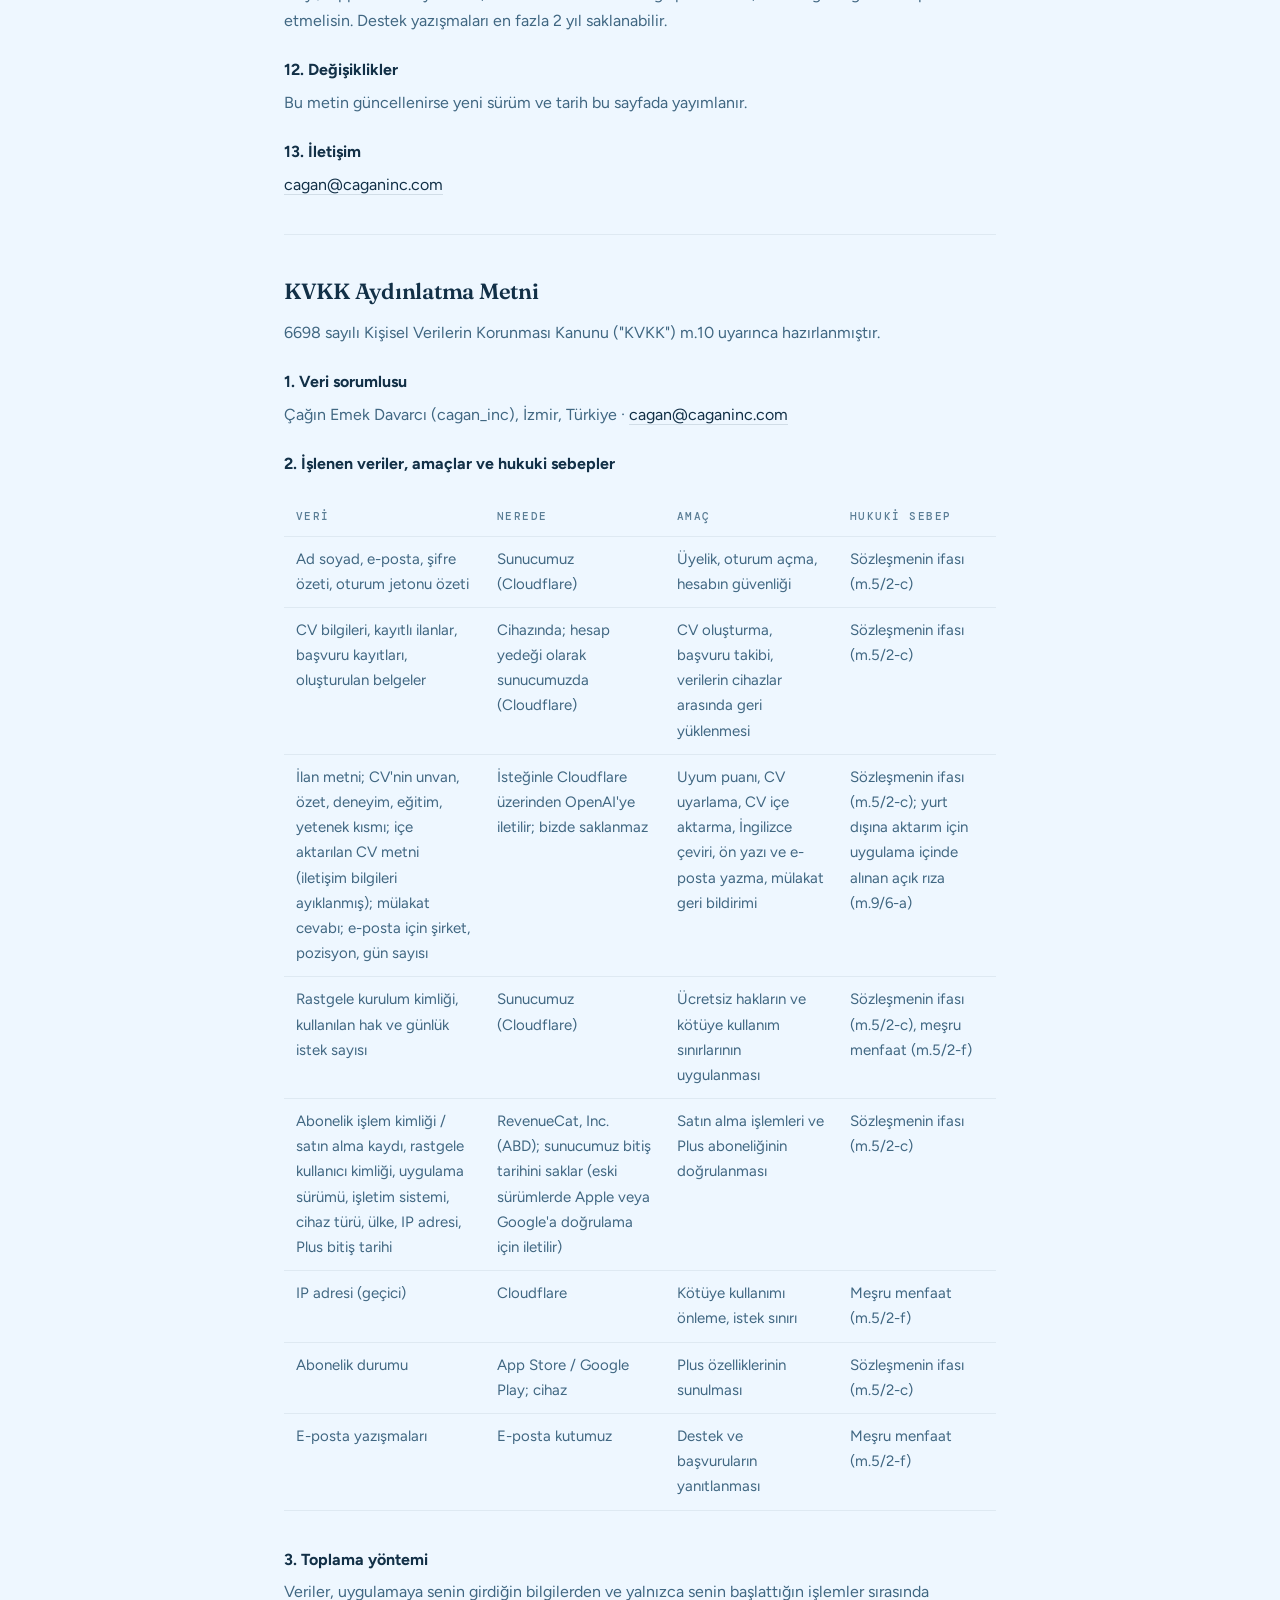
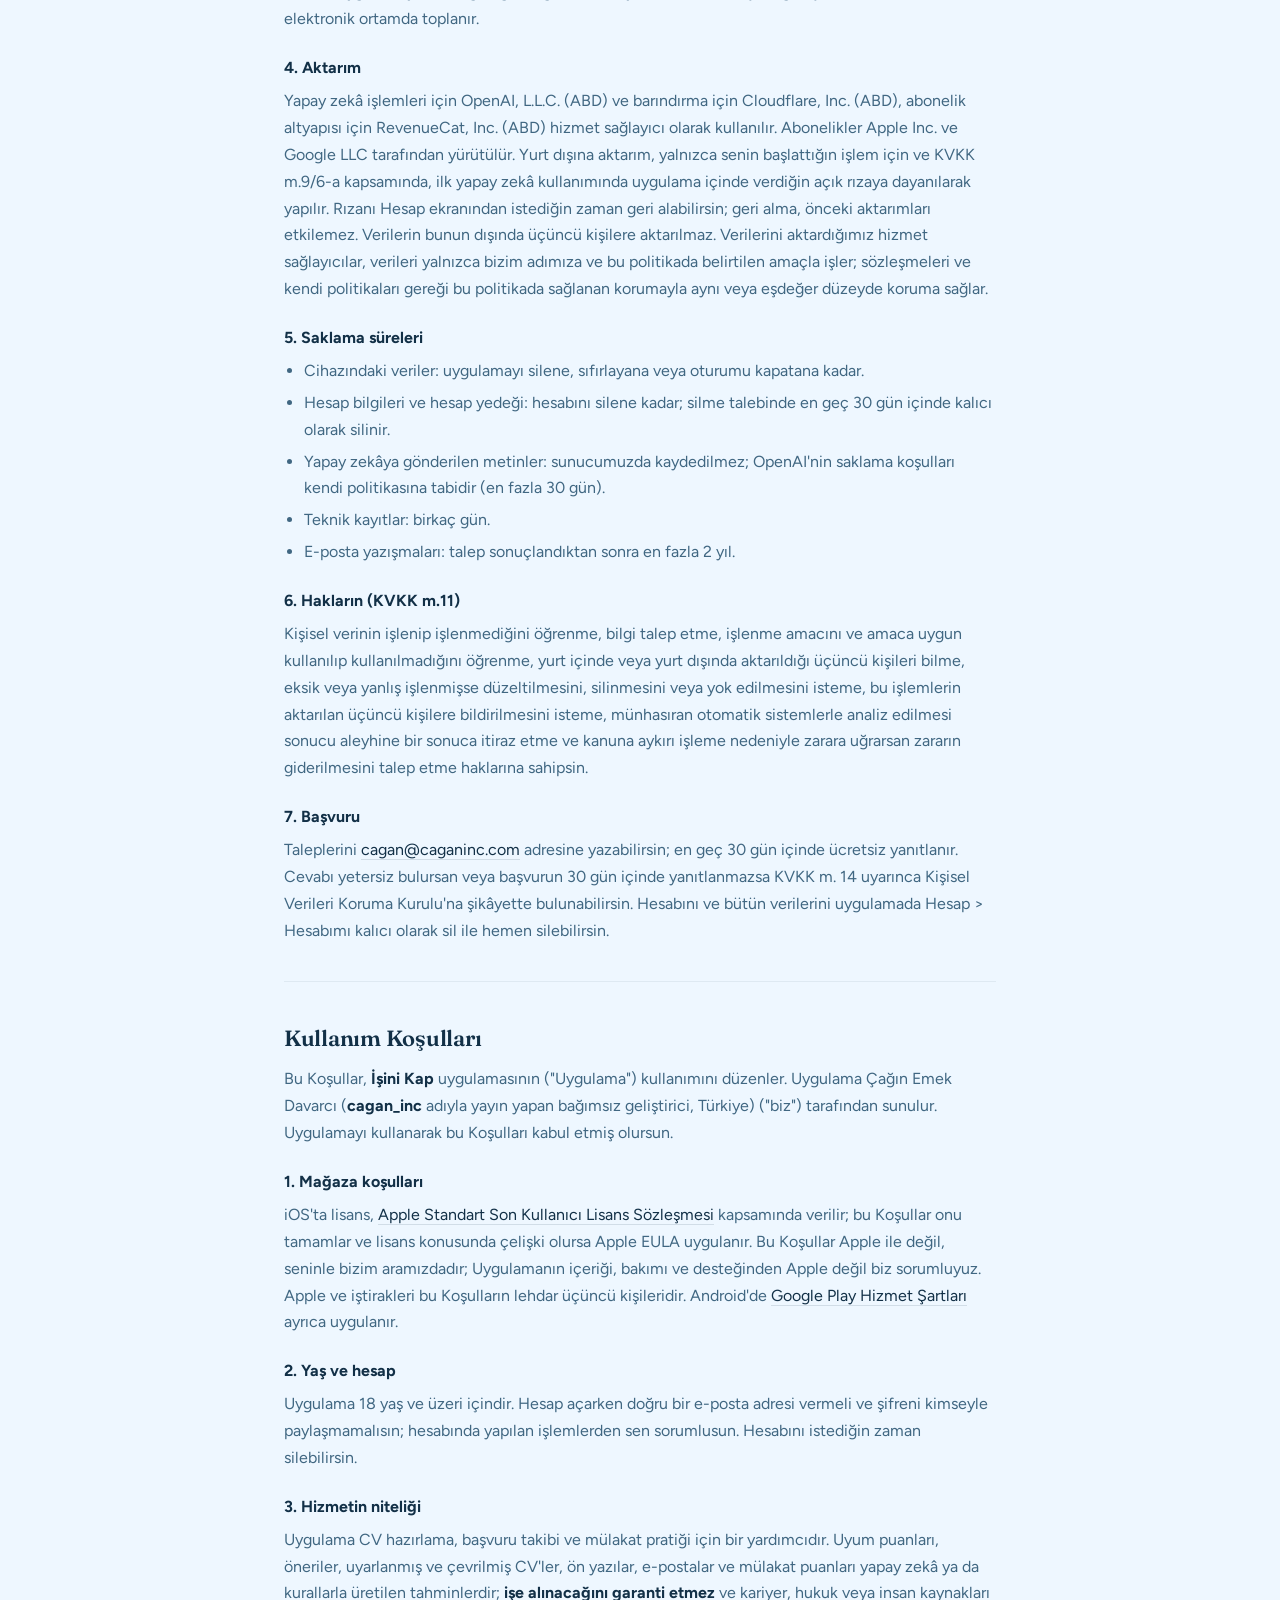
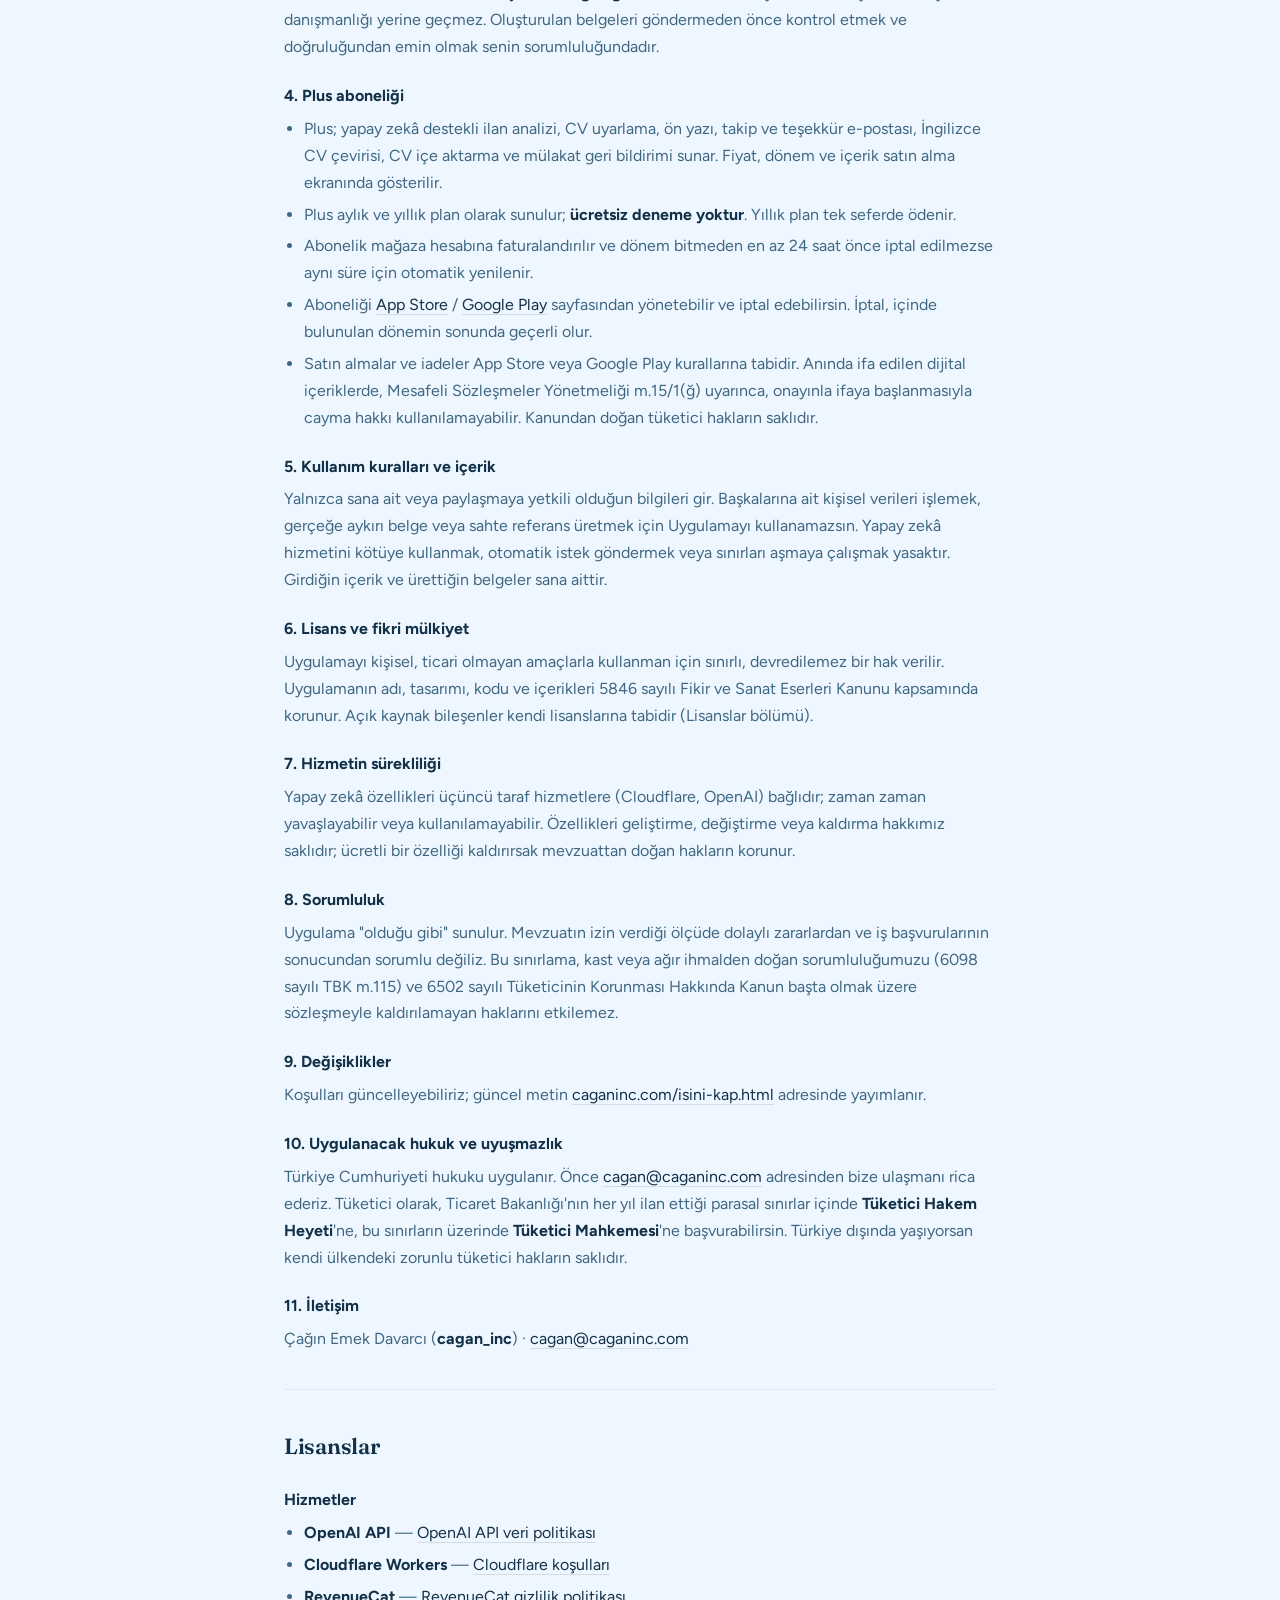
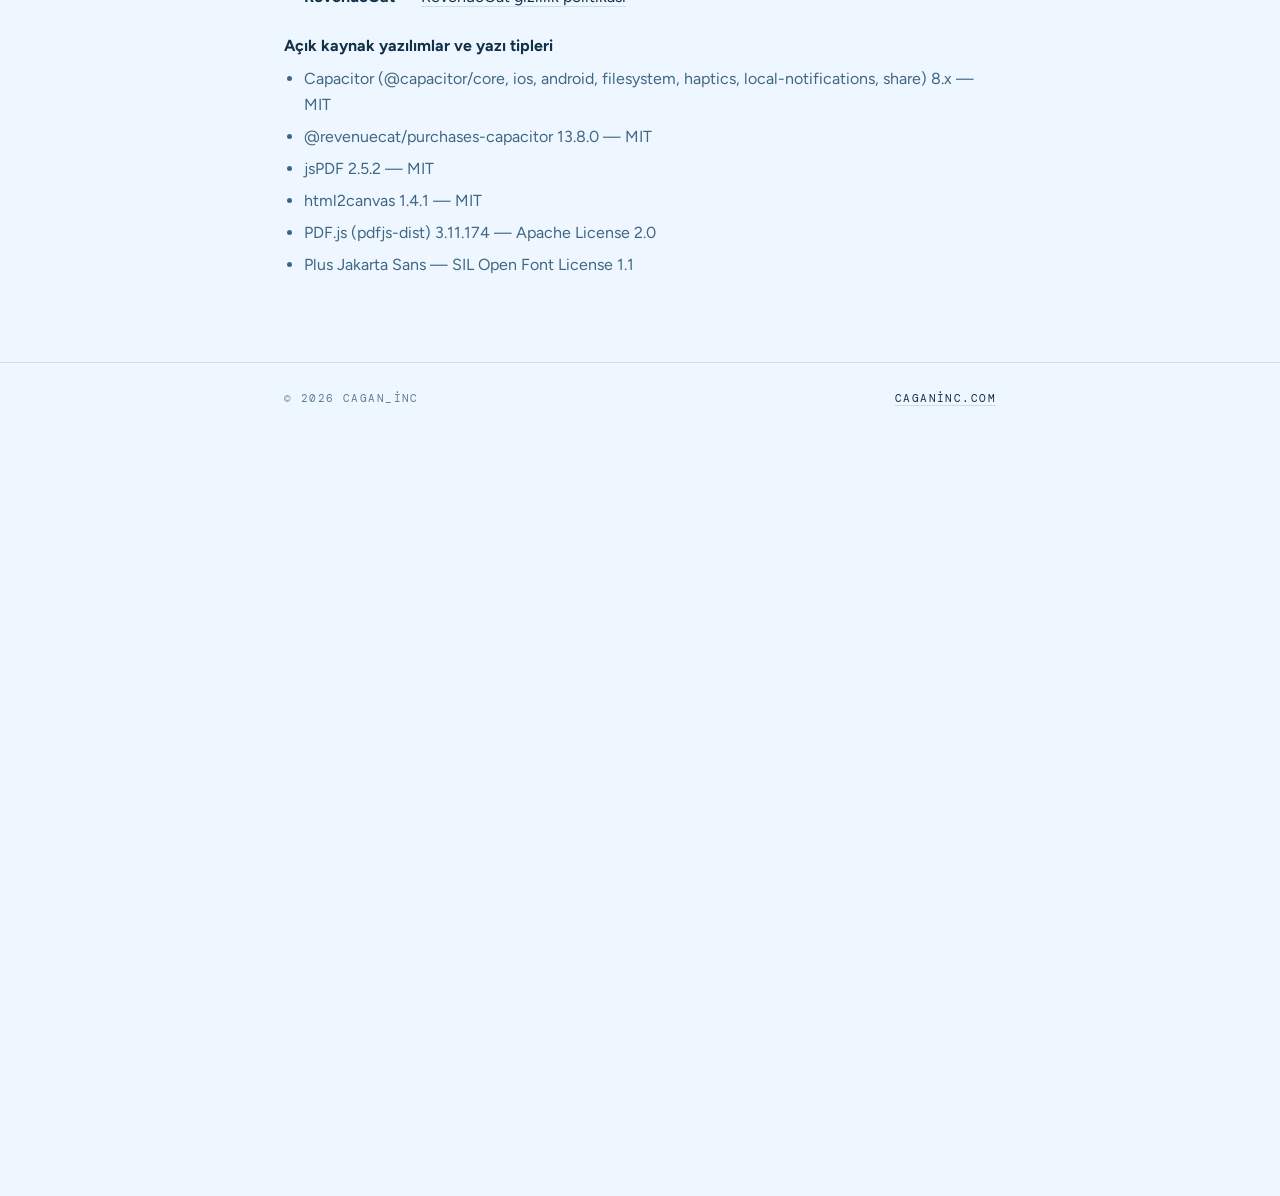
<file: isinikap-gizlilik.html>
<!doctype html>
<html lang="tr"><head><meta charset="utf-8"><meta name="viewport" content="width=device-width, initial-scale=1">
<title>İşini Kap — Gizlilik Politikası</title>
<link rel="canonical" href="https://caganinc.com/isini-kap.html#gizlilik">
<meta http-equiv="refresh" content="0; url=isini-kap.html#gizlilik">
<style>body{font:16px/1.6 system-ui,sans-serif;max-width:640px;margin:40px auto;padding:0 16px}</style>
</head><body><p>İşini Kap gizlilik politikası, KVKK aydınlatma metni ve kullanım koşulları taşındı: <a href="isini-kap.html#gizlilik">caganinc.com/isini-kap.html</a></p>
<p>The İşini Kap privacy policy has moved: <a href="isini-kap.html#en">caganinc.com/isini-kap.html</a></p></body></html>
</file>
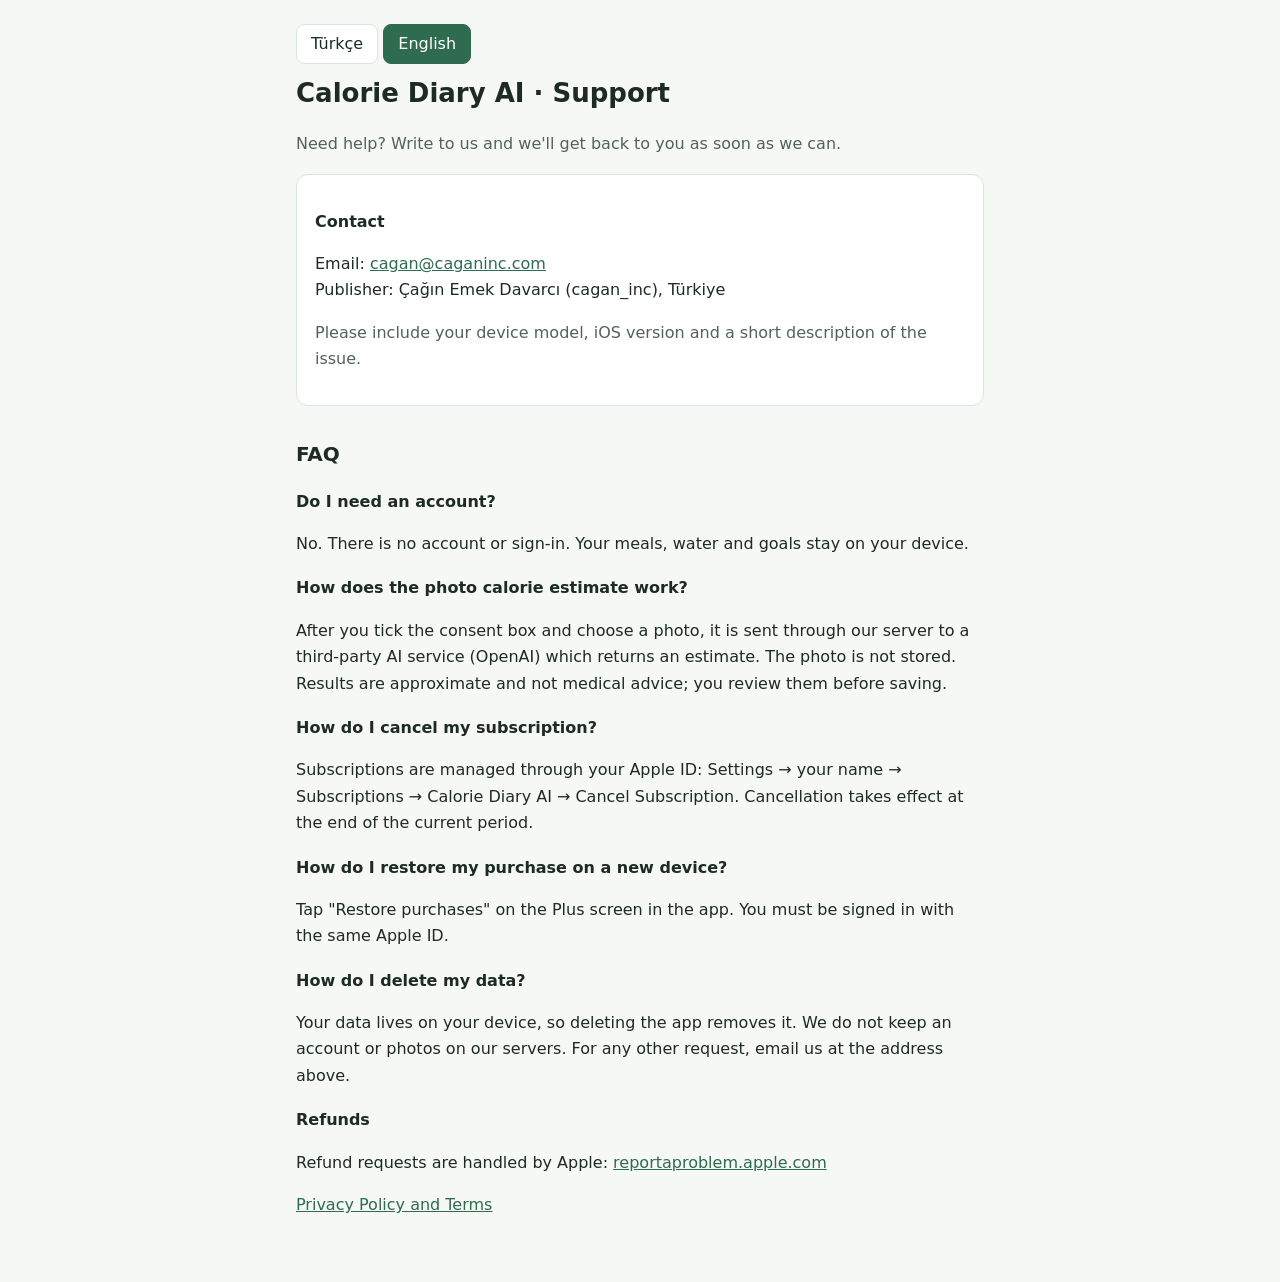
<file: kalori-defteri-destek.html>
<!doctype html>
<html lang="tr">
<head>
<meta charset="utf-8">
<meta name="viewport" content="width=device-width,initial-scale=1">
<title>Kalori Defteri AI · Destek / Support</title>
<link rel="canonical" href="https://caganinc.com/kalori-defteri-destek.html">
<meta property="og:type" content="website">
<meta property="og:site_name" content="Cagan Inc">
<meta property="og:title" content="Kalori Defteri AI · Destek">
<meta property="og:description" content="Kalori Defteri AI (Calorie Diary AI) destek ve iletişim sayfası.">
<meta property="og:url" content="https://caganinc.com/kalori-defteri-destek.html">
<meta name="description" content="Kalori Defteri AI (Calorie Diary AI) destek ve sık sorulan sorular. Support and FAQ.">
<style>
:root{--bg:#f6f8f5;--fg:#1d2b24;--mut:#52625a;--kart:#fff;--ak:#2f6b4f;--cizgi:#dbe4de}
@media(prefers-color-scheme:dark){:root{--bg:#121a16;--fg:#e8efe9;--mut:#a3b3aa;--kart:#1a2420;--ak:#7cb280;--cizgi:#2a3a33}}
*{box-sizing:border-box}body{margin:0;background:var(--bg);color:var(--fg);font:16px/1.65 system-ui,-apple-system,"Segoe UI",sans-serif}
.sar{max-width:720px;margin:0 auto;padding:24px 16px 48px}
h1{font-size:26px;margin:8px 0 4px}h2{font-size:20px;margin:32px 0 8px}h3{font-size:16px;margin:18px 0 4px}
p,li{color:var(--fg)}.mut{color:var(--mut)}a{color:var(--ak)}
.kart{background:var(--kart);border:1px solid var(--cizgi);border-radius:12px;padding:16px 18px;margin:14px 0}
.diller button{border:1px solid var(--cizgi);background:var(--kart);color:var(--fg);padding:6px 14px;border-radius:8px;font:inherit;cursor:pointer}
.diller button[aria-pressed=true]{background:var(--ak);color:#fff;border-color:var(--ak)}
</style>
</head>
<body>
<div class="sar">
<div class="diller"><button id="btnTr" aria-pressed="true">Türkçe</button> <button id="btnEn" aria-pressed="false">English</button></div>

<section id="tr">
<h1>Kalori Defteri AI · Destek</h1>
<p class="mut">Yardıma mı ihtiyacın var? Bize yaz, en kısa sürede dönelim.</p>
<div class="kart"><h3>İletişim</h3>
<p>E-posta: <a href="mailto:cagan@caganinc.com">cagan@caganinc.com</a><br>
Yayıncı: Çağın Emek Davarcı (cagan_inc), Türkiye</p>
<p class="mut">Yazarken cihaz modelini, iOS sürümünü ve sorunu kısaca belirtirsen daha hızlı yardımcı olabiliriz.</p></div>

<h2>Sık sorulan sorular</h2>
<h3>Hesap açmam gerekiyor mu?</h3>
<p>Hayır. Hesap veya giriş yoktur. Öğün, su ve hedef verilerin yalnızca cihazında saklanır.</p>
<h3>Fotoğraftan kalori nasıl hesaplanıyor?</h3>
<p>Onay kutusunu işaretleyip fotoğrafı seçtiğinde, fotoğraf sunucumuz üzerinden üçüncü taraf bir yapay zekâ hizmetine (OpenAI) gönderilir ve tahmini bir sonuç döner. Fotoğraf saklanmaz. Sonuçlar yaklaşıktır, tıbbi tavsiye değildir; kaydetmeden önce sen kontrol edersin.</p>
<h3>Aboneliğimi nasıl iptal ederim?</h3>
<p>Abonelikler Apple kimliğin üzerinden yönetilir: Ayarlar → adın → Abonelikler → Kalori Defteri AI → Aboneliği iptal et. İptal, mevcut dönem sonunda geçerli olur.</p>
<h3>Satın aldığım planı yeni cihazda nasıl geri yüklerim?</h3>
<p>Uygulamada Plus ekranındaki "Satın alımları geri yükle" düğmesine dokun. Aynı Apple kimliğiyle giriş yapmış olman gerekir.</p>
<h3>Verilerimi nasıl silerim?</h3>
<p>Veriler cihazında durduğu için uygulamayı silmen yeterlidir. Sunucumuzda hesabın veya fotoğrafın saklanmaz. Başka bir talebin varsa yukarıdaki e-postaya yaz.</p>
<h3>İade</h3>
<p>İade talepleri Apple tarafından yönetilir: <a href="https://reportaproblem.apple.com" rel="noopener">reportaproblem.apple.com</a></p>
<p class="mut"><a href="kalori-defteri.html">Gizlilik Politikası ve Kullanım Koşulları</a></p>
</section>

<section id="en" hidden>
<h1>Calorie Diary AI · Support</h1>
<p class="mut">Need help? Write to us and we'll get back to you as soon as we can.</p>
<div class="kart"><h3>Contact</h3>
<p>Email: <a href="mailto:cagan@caganinc.com">cagan@caganinc.com</a><br>
Publisher: Çağın Emek Davarcı (cagan_inc), Türkiye</p>
<p class="mut">Please include your device model, iOS version and a short description of the issue.</p></div>

<h2>FAQ</h2>
<h3>Do I need an account?</h3>
<p>No. There is no account or sign-in. Your meals, water and goals stay on your device.</p>
<h3>How does the photo calorie estimate work?</h3>
<p>After you tick the consent box and choose a photo, it is sent through our server to a third-party AI service (OpenAI) which returns an estimate. The photo is not stored. Results are approximate and not medical advice; you review them before saving.</p>
<h3>How do I cancel my subscription?</h3>
<p>Subscriptions are managed through your Apple ID: Settings → your name → Subscriptions → Calorie Diary AI → Cancel Subscription. Cancellation takes effect at the end of the current period.</p>
<h3>How do I restore my purchase on a new device?</h3>
<p>Tap "Restore purchases" on the Plus screen in the app. You must be signed in with the same Apple ID.</p>
<h3>How do I delete my data?</h3>
<p>Your data lives on your device, so deleting the app removes it. We do not keep an account or photos on our servers. For any other request, email us at the address above.</p>
<h3>Refunds</h3>
<p>Refund requests are handled by Apple: <a href="https://reportaproblem.apple.com" rel="noopener">reportaproblem.apple.com</a></p>
<p class="mut"><a href="kalori-defteri.html">Privacy Policy and Terms</a></p>
</section>
</div>
<script>
(function(){var tr=document.getElementById('tr'),en=document.getElementById('en'),bt=document.getElementById('btnTr'),be=document.getElementById('btnEn');
function ac(d){tr.hidden=d!=='tr';en.hidden=d!=='en';bt.setAttribute('aria-pressed',d==='tr');be.setAttribute('aria-pressed',d==='en');document.documentElement.lang=d}
bt.onclick=function(){ac('tr')};be.onclick=function(){ac('en')};
if((navigator.language||'').toLowerCase().indexOf('tr')!==0)ac('en');})();
</script>
</body>
</html>
</file>
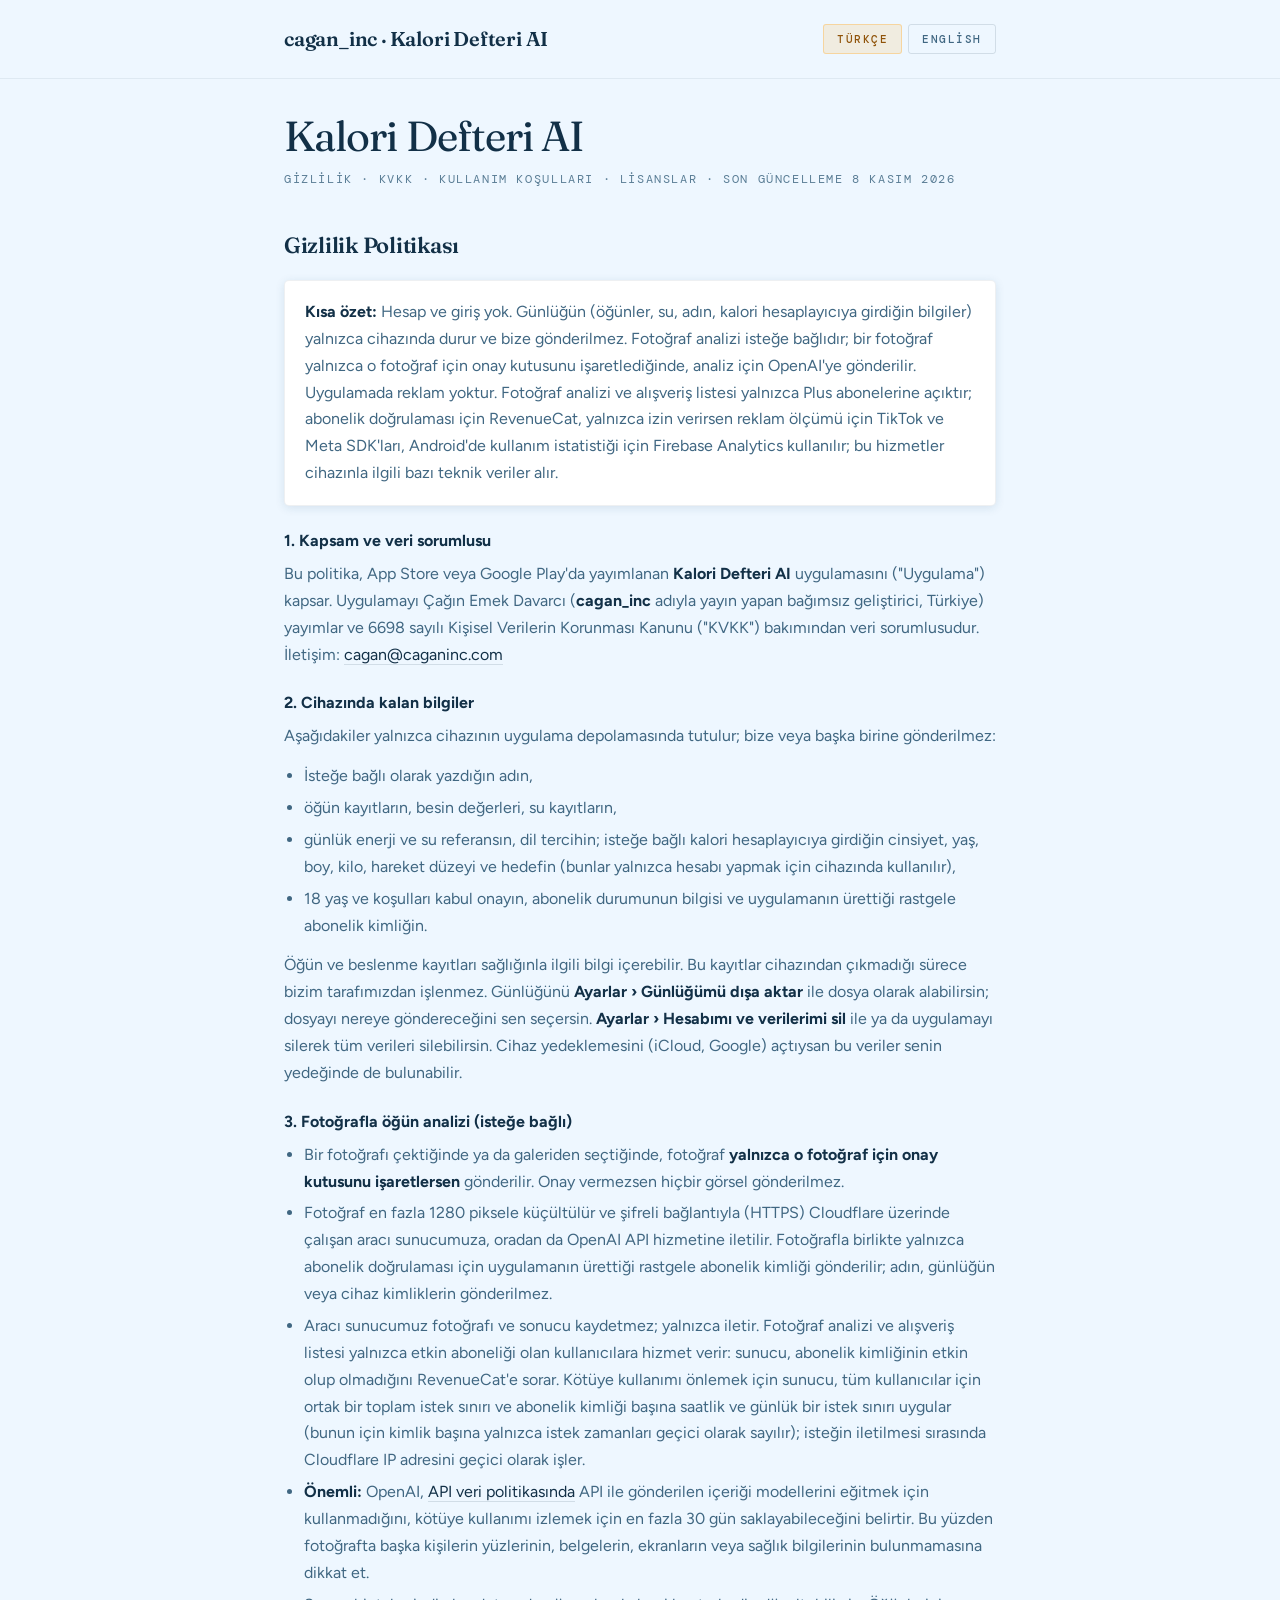
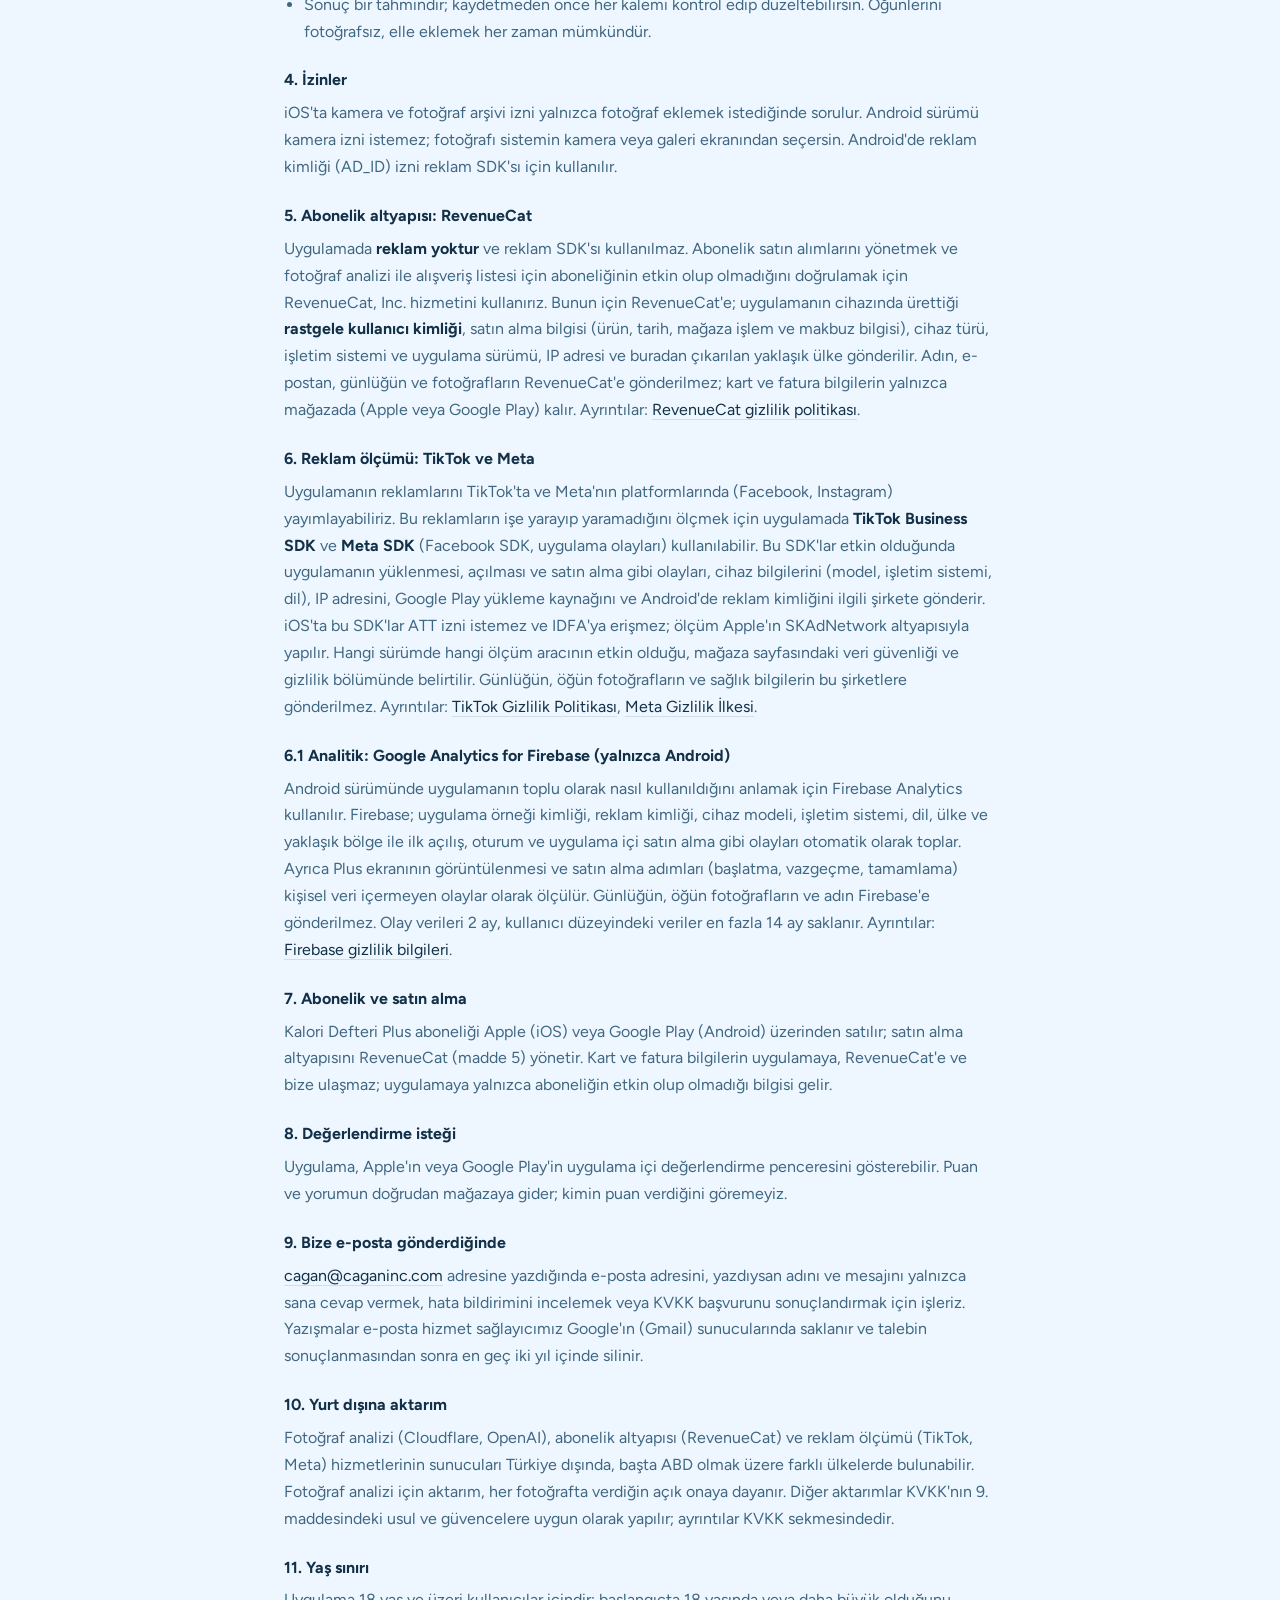
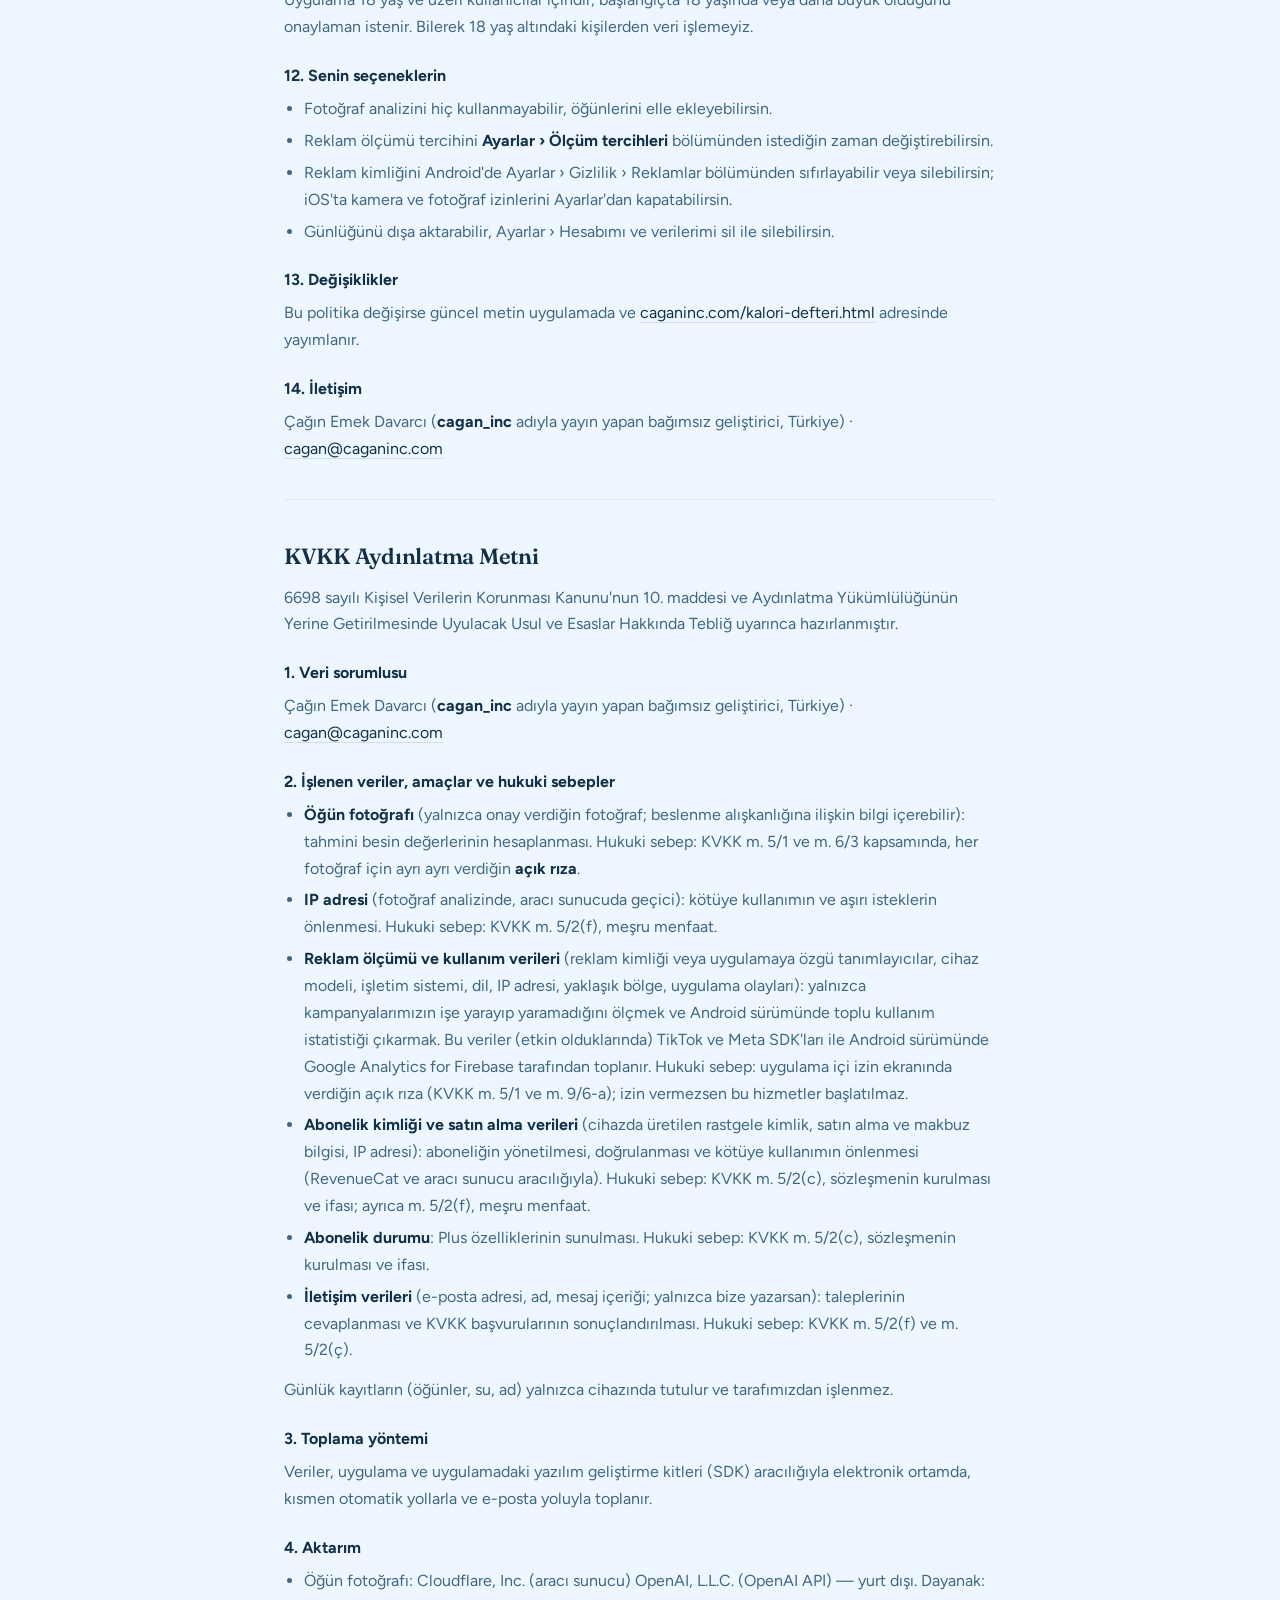
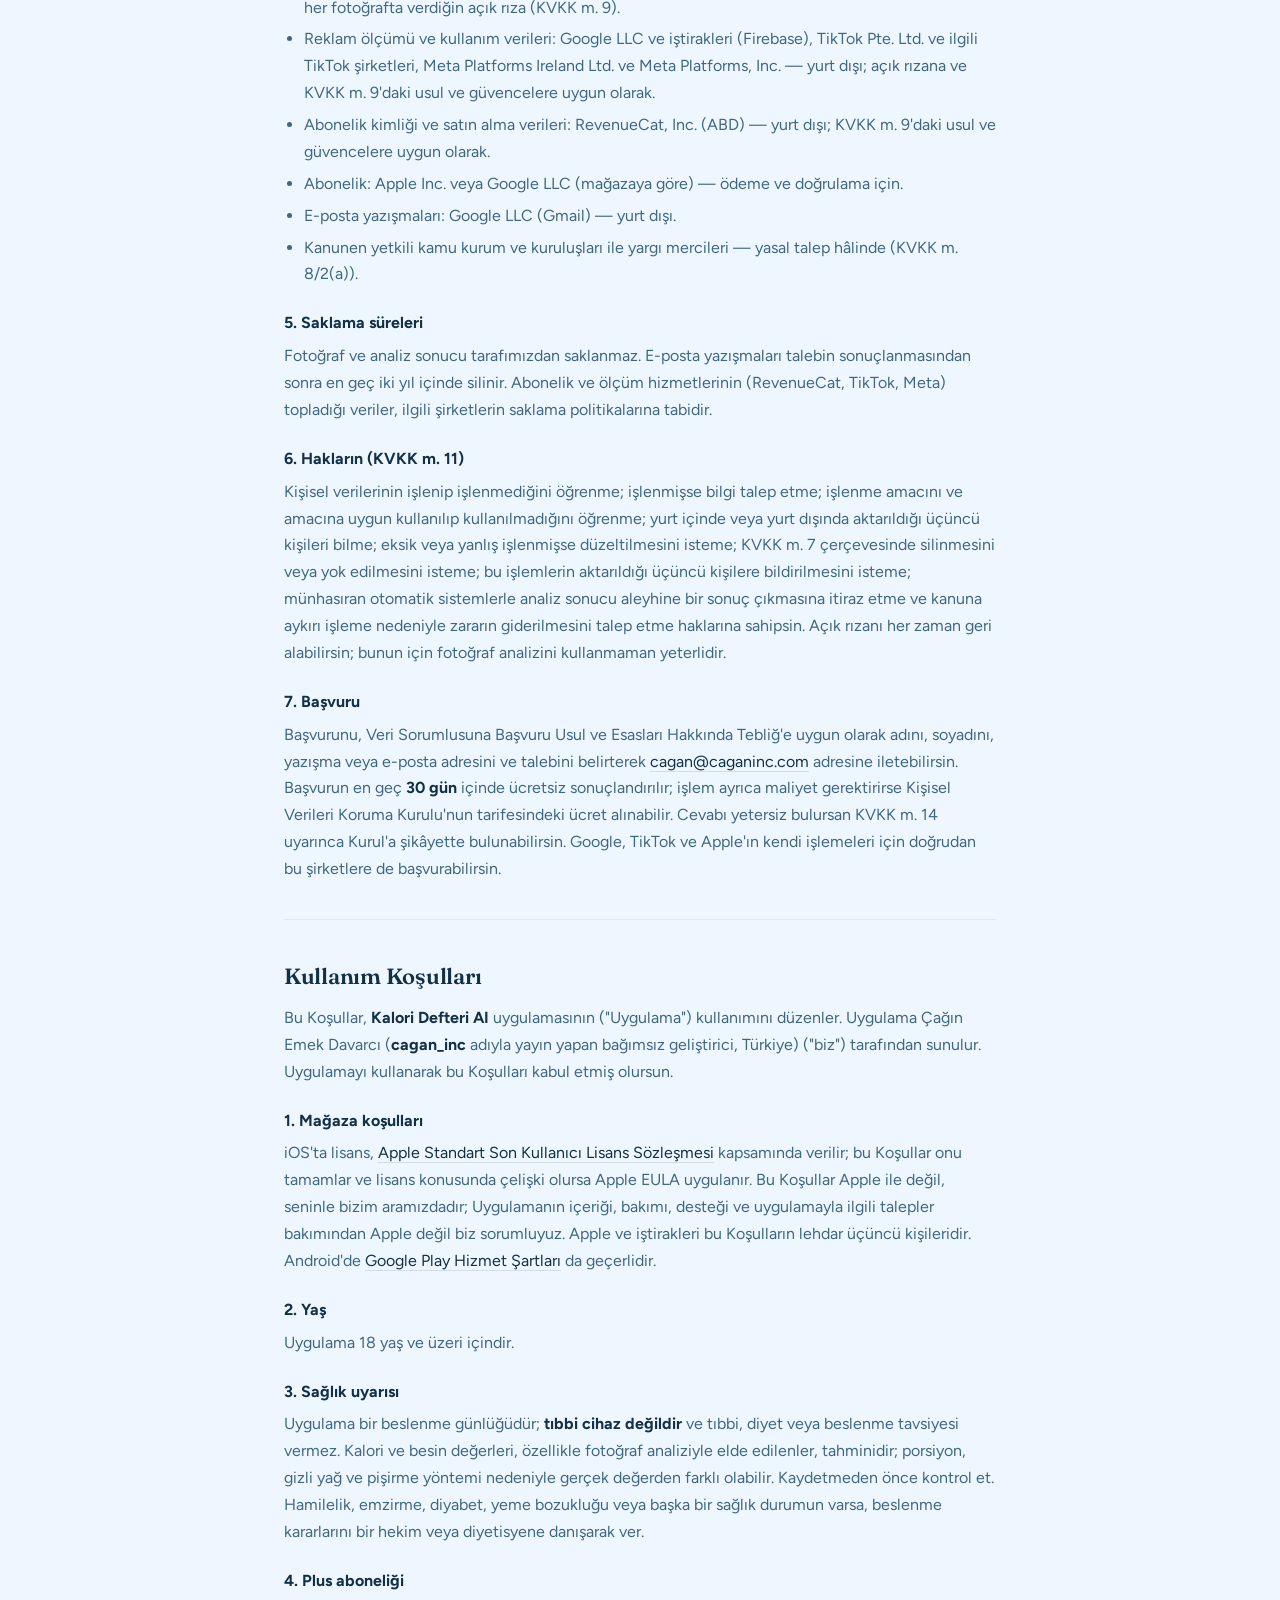
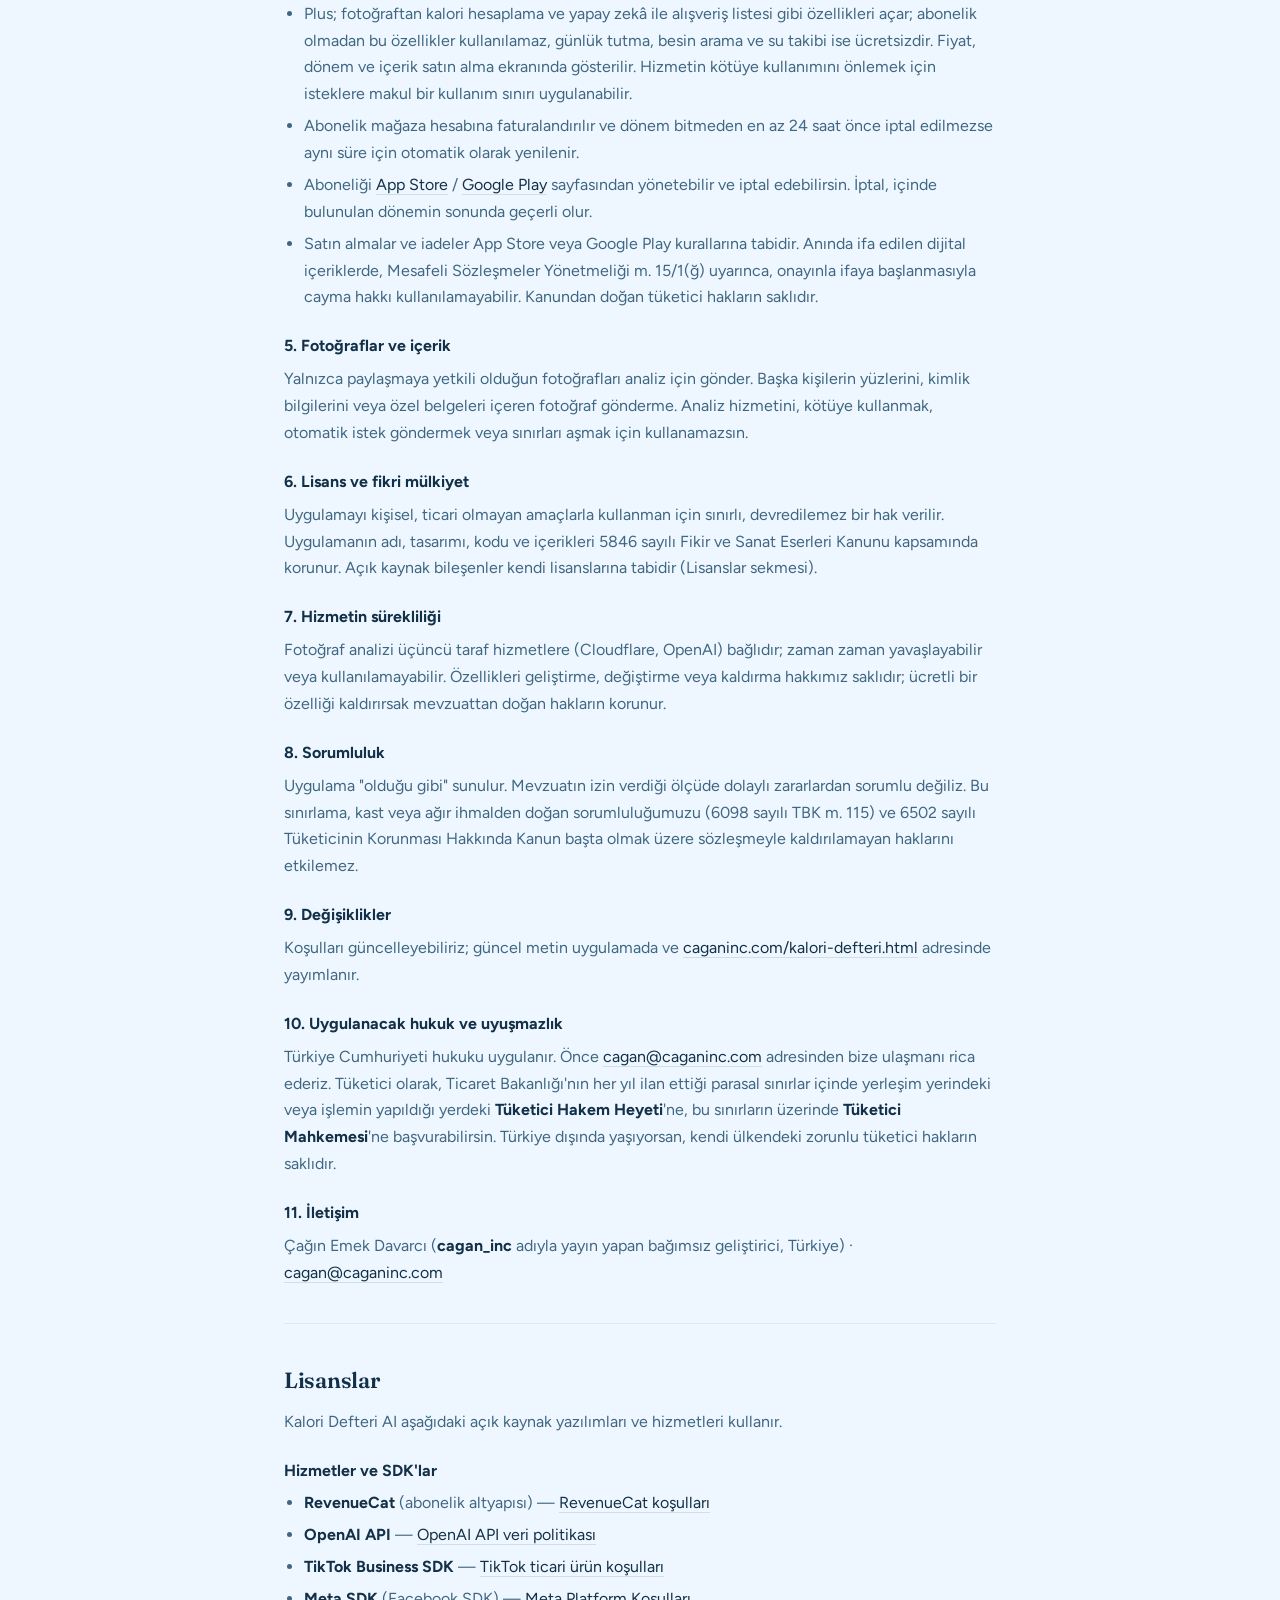
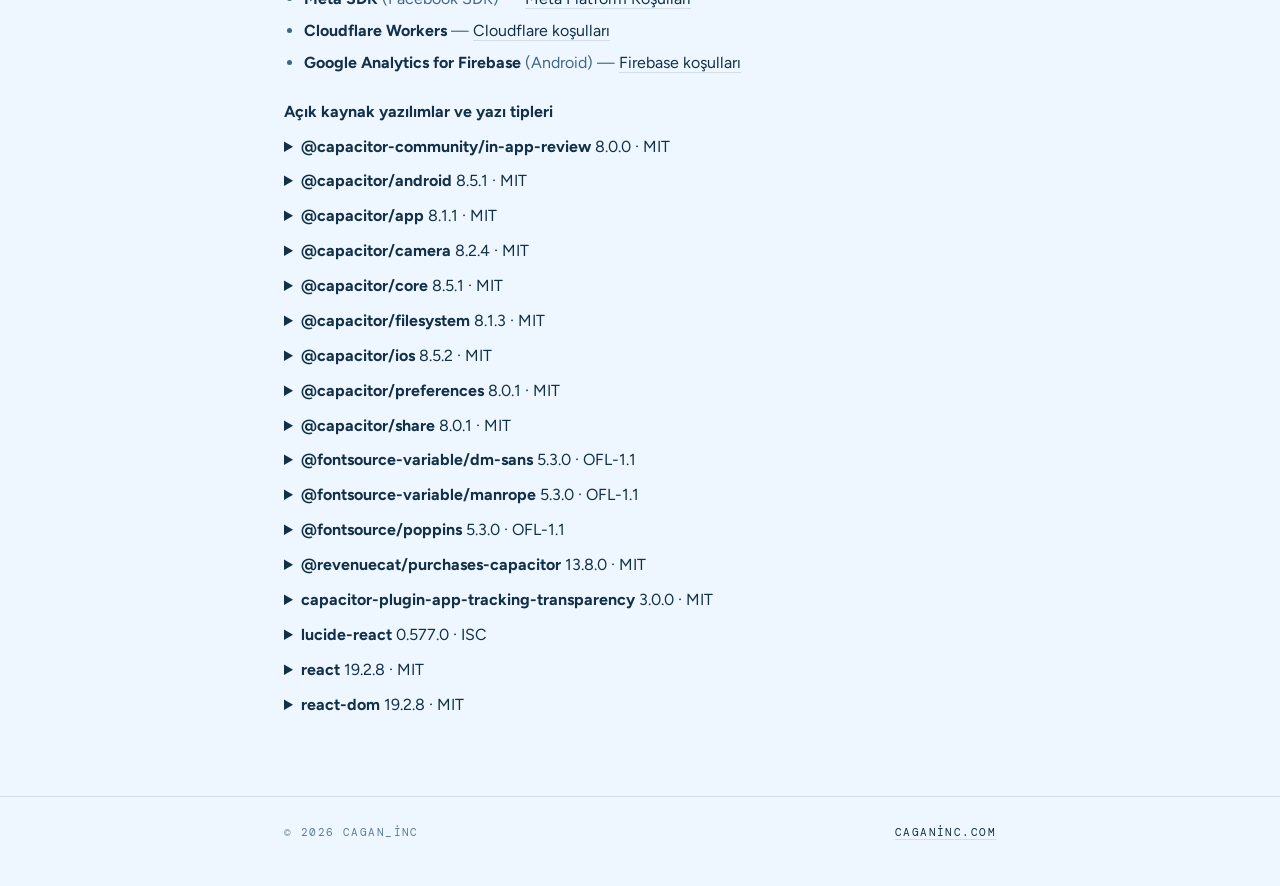
<file: kalori-defteri.html>
<!doctype html>
<html lang="tr">
<head>
<meta charset="utf-8">
<meta name="viewport" content="width=device-width, initial-scale=1">
<title>Kalori Defteri AI — Gizlilik, KVKK ve Koşullar / Privacy & Terms</title>
<link rel="stylesheet" href="https://fonts.googleapis.com/css2?family=Fraunces:opsz,wght@9..144,400;9..144,600&family=Figtree:wght@400;500;700&family=DM+Mono:wght@400;500&display=swap">
<style>
:root{
  --zemin:#eef7ff; --panel:#ffffff;
  --ink:#123047; --ink-2:#406782; --ink-3:#5b7e96;
  --cizgi:rgba(18,48,71,.13); --cizgi-2:rgba(18,48,71,.07);
  --altin:#ffb340; --altin-ink:#8f5309; --altin-yum:rgba(255,179,64,.16);
  --golge:rgba(28,74,112,.12);
}
@media (prefers-color-scheme: dark){
  :root:not([data-theme="light"]){
    --zemin:#081d2e; --panel:#0e2739;
    --ink:#e4f1fb; --ink-2:#a9c6da; --ink-3:#89aac1;
    --cizgi:rgba(196,224,244,.16); --cizgi-2:rgba(196,224,244,.08);
    --altin:#ffc465; --altin-ink:#ffd48c; --altin-yum:rgba(255,196,101,.14);
    --golge:rgba(0,0,0,.45);
  }
}
:root[data-theme="dark"]{
  --zemin:#081d2e; --panel:#0e2739;
  --ink:#e4f1fb; --ink-2:#a9c6da; --ink-3:#89aac1;
  --cizgi:rgba(196,224,244,.16); --cizgi-2:rgba(196,224,244,.08);
  --altin:#ffc465; --altin-ink:#ffd48c; --altin-yum:rgba(255,196,101,.14);
  --golge:rgba(0,0,0,.45);
}
*{box-sizing:border-box}
body{
  margin:0; background:var(--zemin); color:var(--ink);
  font-family:"Figtree",-apple-system,BlinkMacSystemFont,"Segoe UI",system-ui,sans-serif;
  font-size:16px; line-height:1.68; -webkit-font-smoothing:antialiased;
}
.sar{max-width:760px; margin:0 auto; padding:0 24px}
header{border-bottom:1px solid var(--cizgi-2); padding:22px 0; margin-bottom:8px}
header .sar{display:flex; align-items:center; justify-content:space-between; gap:16px; flex-wrap:wrap}
.marka{font-family:"Fraunces",Georgia,serif; font-weight:600; font-size:20px; letter-spacing:-.01em}
.diller{display:flex; gap:6px}
.diller button{
  font-family:"DM Mono",ui-monospace,monospace; font-size:11px; font-weight:500;
  letter-spacing:.14em; text-transform:uppercase; cursor:pointer;
  padding:7px 13px; border-radius:3px;
  background:transparent; color:var(--ink-2); border:1px solid var(--cizgi);
}
.diller button[aria-pressed="true"]{
  background:var(--altin-yum); color:var(--altin-ink);
  border-color:color-mix(in srgb, var(--altin) 40%, transparent);
}
main{padding:26px 0 70px}
h1{font-family:"Fraunces",Georgia,serif; font-weight:400; font-size:clamp(30px,5vw,42px);
   line-height:1.12; letter-spacing:-.022em; margin:0 0 10px; text-wrap:balance}
h2{font-family:"Fraunces",Georgia,serif; font-weight:600; font-size:22px;
   letter-spacing:-.012em; margin:38px 0 10px; text-wrap:balance}
h3{font-size:16px; font-weight:700; margin:22px 0 6px}
p,li{color:var(--ink-2)}
p{margin:0 0 13px}
ul{margin:0 0 13px; padding-left:20px}
li{margin:5px 0}
b,strong{color:var(--ink)}
a{color:var(--ink); text-decoration:none; border-bottom:1px solid var(--cizgi)}
a:hover{border-color:var(--altin)}
a:focus-visible,button:focus-visible{outline:2px solid var(--altin); outline-offset:3px; border-radius:2px}
.tarih{
  font-family:"DM Mono",ui-monospace,monospace; font-size:11.5px;
  letter-spacing:.14em; text-transform:uppercase; color:var(--ink-3); margin-bottom:26px;
}
.kutu{
  background:var(--panel); border:1px solid var(--cizgi-2);
  border-radius:5px; padding:18px 20px; margin:16px 0;
  box-shadow:0 2px 10px var(--golge);
}
.kutu p:last-child{margin-bottom:0}
table{width:100%; border-collapse:collapse; margin:14px 0; font-size:15px}
.kaydir{overflow-x:auto}
th,td{text-align:left; padding:10px 12px; border-bottom:1px solid var(--cizgi-2); vertical-align:top}
th{
  font-family:"DM Mono",ui-monospace,monospace; font-size:10.5px; font-weight:500;
  letter-spacing:.14em; text-transform:uppercase; color:var(--ink-3);
}
td{color:var(--ink-2)}
footer{border-top:1px solid var(--cizgi); padding:26px 0 44px}
footer .sar{display:flex; flex-wrap:wrap; gap:14px; justify-content:space-between; align-items:center}
.kunye{font-family:"DM Mono",ui-monospace,monospace; font-size:11px;
       letter-spacing:.13em; text-transform:uppercase; color:var(--ink-3)}
[hidden]{display:none !important}
</style>
<style>.note{background:var(--panel);border:1px solid var(--cizgi-2);border-radius:5px;padding:18px 20px;margin:16px 0;box-shadow:0 2px 10px var(--golge);color:var(--ink-2)}.muted{color:var(--ink-3)}hr{border:0;border-top:1px solid var(--cizgi-2);margin:36px 0}details{margin:8px 0}summary{cursor:pointer}pre{white-space:pre-wrap;overflow-wrap:anywhere;font-size:12px}</style>
</head>
<body>
<header><div class="sar"><span class="marka">cagan_inc · Kalori Defteri AI</span><div class="diller"><button id="btnTr" aria-pressed="true">Türkçe</button><button id="btnEn" aria-pressed="false">English</button></div></div></header>
<main>
<section id="tr" class="sar">
<h1>Kalori Defteri AI</h1>
<p class="tarih">Gizlilik · KVKK · Kullanım Koşulları · Lisanslar · Son güncelleme 8 Kasım 2026</p>

<h2>Gizlilik Politikası</h2>
<div class="note"><b>Kısa özet:</b> Hesap ve giriş yok. Günlüğün (öğünler, su, adın, kalori hesaplayıcıya girdiğin bilgiler) yalnızca cihazında durur ve bize gönderilmez. Fotoğraf analizi isteğe bağlıdır; bir fotoğraf yalnızca o fotoğraf için onay kutusunu işaretlediğinde, analiz için OpenAI'ye gönderilir. Uygulamada reklam yoktur. Fotoğraf analizi ve alışveriş listesi yalnızca Plus abonelerine açıktır; abonelik doğrulaması için RevenueCat, yalnızca izin verirsen reklam ölçümü için TikTok ve Meta SDK'ları, Android'de kullanım istatistiği için Firebase Analytics kullanılır; bu hizmetler cihazınla ilgili bazı teknik veriler alır.</div>
<h3>1. Kapsam ve veri sorumlusu</h3>
<p>Bu politika, App Store veya Google Play'da yayımlanan <b>Kalori Defteri AI</b> uygulamasını ("Uygulama") kapsar. Uygulamayı Çağın Emek Davarcı (<b>cagan_inc</b> adıyla yayın yapan bağımsız geliştirici, Türkiye) yayımlar ve 6698 sayılı Kişisel Verilerin Korunması Kanunu ("KVKK") bakımından veri sorumlusudur. İletişim: <a href="mailto:cagan@caganinc.com">cagan@caganinc.com</a></p>
<h3>2. Cihazında kalan bilgiler</h3>
<p>Aşağıdakiler yalnızca cihazının uygulama depolamasında tutulur; bize veya başka birine gönderilmez:</p>
<ul>
<li>İsteğe bağlı olarak yazdığın adın,</li>
<li>öğün kayıtların, besin değerleri, su kayıtların,</li>
<li>günlük enerji ve su referansın, dil tercihin; isteğe bağlı kalori hesaplayıcıya girdiğin cinsiyet, yaş, boy, kilo, hareket düzeyi ve hedefin (bunlar yalnızca hesabı yapmak için cihazında kullanılır),</li>
<li>18 yaş ve koşulları kabul onayın, abonelik durumunun bilgisi ve uygulamanın ürettiği rastgele abonelik kimliğin.</li>
</ul>
<p>Öğün ve beslenme kayıtları sağlığınla ilgili bilgi içerebilir. Bu kayıtlar cihazından çıkmadığı sürece bizim tarafımızdan işlenmez. Günlüğünü <b>Ayarlar › Günlüğümü dışa aktar</b> ile dosya olarak alabilirsin; dosyayı nereye göndereceğini sen seçersin. <b>Ayarlar › Hesabımı ve verilerimi sil</b> ile ya da uygulamayı silerek tüm verileri silebilirsin. Cihaz yedeklemesini (iCloud, Google) açtıysan bu veriler senin yedeğinde de bulunabilir.</p>
<h3>3. Fotoğrafla öğün analizi (isteğe bağlı)</h3>
<ul>
<li>Bir fotoğrafı çektiğinde ya da galeriden seçtiğinde, fotoğraf <b>yalnızca o fotoğraf için onay kutusunu işaretlersen</b> gönderilir. Onay vermezsen hiçbir görsel gönderilmez.</li>
<li>Fotoğraf en fazla 1280 piksele küçültülür ve şifreli bağlantıyla (HTTPS) Cloudflare üzerinde çalışan aracı sunucumuza, oradan da OpenAI API hizmetine iletilir. Fotoğrafla birlikte yalnızca abonelik doğrulaması için uygulamanın ürettiği rastgele abonelik kimliği gönderilir; adın, günlüğün veya cihaz kimliklerin gönderilmez.</li>
<li>Aracı sunucumuz fotoğrafı ve sonucu kaydetmez; yalnızca iletir. Fotoğraf analizi ve alışveriş listesi yalnızca etkin aboneliği olan kullanıcılara hizmet verir: sunucu, abonelik kimliğinin etkin olup olmadığını RevenueCat'e sorar. Kötüye kullanımı önlemek için sunucu, tüm kullanıcılar için ortak bir toplam istek sınırı ve abonelik kimliği başına saatlik ve günlük bir istek sınırı uygular (bunun için kimlik başına yalnızca istek zamanları geçici olarak sayılır); isteğin iletilmesi sırasında Cloudflare IP adresini geçici olarak işler.</li>
<li><b>Önemli:</b> OpenAI, <a href="https://openai.com/policies/api-data-usage-policies" target="_blank" rel="noopener">API veri politikasında</a> API ile gönderilen içeriği modellerini eğitmek için kullanmadığını, kötüye kullanımı izlemek için en fazla 30 gün saklayabileceğini belirtir. Bu yüzden fotoğrafta başka kişilerin yüzlerinin, belgelerin, ekranların veya sağlık bilgilerinin bulunmamasına dikkat et.</li>
<li>Sonuç bir tahmindir; kaydetmeden önce her kalemi kontrol edip düzeltebilirsin. Öğünlerini fotoğrafsız, elle eklemek her zaman mümkündür.</li>
</ul>
<h3>4. İzinler</h3>
<p>iOS'ta kamera ve fotoğraf arşivi izni yalnızca fotoğraf eklemek istediğinde sorulur. Android sürümü kamera izni istemez; fotoğrafı sistemin kamera veya galeri ekranından seçersin. Android'de reklam kimliği (AD_ID) izni reklam SDK'sı için kullanılır.</p>
<h3>5. Abonelik altyapısı: RevenueCat</h3>
<p>Uygulamada <b>reklam yoktur</b> ve reklam SDK'sı kullanılmaz. Abonelik satın alımlarını yönetmek ve fotoğraf analizi ile alışveriş listesi için aboneliğinin etkin olup olmadığını doğrulamak için RevenueCat, Inc. hizmetini kullanırız. Bunun için RevenueCat'e; uygulamanın cihazında ürettiği <b>rastgele kullanıcı kimliği</b>, satın alma bilgisi (ürün, tarih, mağaza işlem ve makbuz bilgisi), cihaz türü, işletim sistemi ve uygulama sürümü, IP adresi ve buradan çıkarılan yaklaşık ülke gönderilir. Adın, e-postan, günlüğün ve fotoğrafların RevenueCat'e gönderilmez; kart ve fatura bilgilerin yalnızca mağazada (Apple veya Google Play) kalır. Ayrıntılar: <a href="https://www.revenuecat.com/privacy" target="_blank" rel="noopener">RevenueCat gizlilik politikası</a>.</p>
<h3>6. Reklam ölçümü: TikTok ve Meta</h3>
<p>Uygulamanın reklamlarını TikTok'ta ve Meta'nın platformlarında (Facebook, Instagram) yayımlayabiliriz. Bu reklamların işe yarayıp yaramadığını ölçmek için uygulamada <b>TikTok Business SDK</b> ve <b>Meta SDK</b> (Facebook SDK, uygulama olayları) kullanılabilir. Bu SDK'lar etkin olduğunda uygulamanın yüklenmesi, açılması ve satın alma gibi olayları, cihaz bilgilerini (model, işletim sistemi, dil), IP adresini, Google Play yükleme kaynağını ve Android'de reklam kimliğini ilgili şirkete gönderir. iOS'ta bu SDK'lar ATT izni istemez ve IDFA'ya erişmez; ölçüm Apple'ın SKAdNetwork altyapısıyla yapılır. Hangi sürümde hangi ölçüm aracının etkin olduğu, mağaza sayfasındaki veri güvenliği ve gizlilik bölümünde belirtilir. Günlüğün, öğün fotoğrafların ve sağlık bilgilerin bu şirketlere gönderilmez. Ayrıntılar: <a href="https://www.tiktok.com/legal/page/global/privacy-policy/en" target="_blank" rel="noopener">TikTok Gizlilik Politikası</a>, <a href="https://www.facebook.com/privacy/policy/" target="_blank" rel="noopener">Meta Gizlilik İlkesi</a>.</p>
<h3>6.1 Analitik: Google Analytics for Firebase (yalnızca Android)</h3>
<p>Android sürümünde uygulamanın toplu olarak nasıl kullanıldığını anlamak için Firebase Analytics kullanılır. Firebase; uygulama örneği kimliği, reklam kimliği, cihaz modeli, işletim sistemi, dil, ülke ve yaklaşık bölge ile ilk açılış, oturum ve uygulama içi satın alma gibi olayları otomatik olarak toplar. Ayrıca Plus ekranının görüntülenmesi ve satın alma adımları (başlatma, vazgeçme, tamamlama) kişisel veri içermeyen olaylar olarak ölçülür. Günlüğün, öğün fotoğrafların ve adın Firebase'e gönderilmez. Olay verileri 2 ay, kullanıcı düzeyindeki veriler en fazla 14 ay saklanır. Ayrıntılar: <a href="https://firebase.google.com/support/privacy" target="_blank" rel="noopener">Firebase gizlilik bilgileri</a>.</p>
<h3>7. Abonelik ve satın alma</h3>
<p>Kalori Defteri Plus aboneliği Apple (iOS) veya Google Play (Android) üzerinden satılır; satın alma altyapısını RevenueCat (madde 5) yönetir. Kart ve fatura bilgilerin uygulamaya, RevenueCat'e ve bize ulaşmaz; uygulamaya yalnızca aboneliğin etkin olup olmadığı bilgisi gelir.</p>
<h3>8. Değerlendirme isteği</h3>
<p>Uygulama, Apple'ın veya Google Play'in uygulama içi değerlendirme penceresini gösterebilir. Puan ve yorumun doğrudan mağazaya gider; kimin puan verdiğini göremeyiz.</p>
<h3>9. Bize e-posta gönderdiğinde</h3>
<p><a href="mailto:cagan@caganinc.com">cagan@caganinc.com</a> adresine yazdığında e-posta adresini, yazdıysan adını ve mesajını yalnızca sana cevap vermek, hata bildirimini incelemek veya KVKK başvurunu sonuçlandırmak için işleriz. Yazışmalar e-posta hizmet sağlayıcımız Google'ın (Gmail) sunucularında saklanır ve talebin sonuçlanmasından sonra en geç iki yıl içinde silinir.</p>
<h3>10. Yurt dışına aktarım</h3>
<p>Fotoğraf analizi (Cloudflare, OpenAI), abonelik altyapısı (RevenueCat) ve reklam ölçümü (TikTok, Meta) hizmetlerinin sunucuları Türkiye dışında, başta ABD olmak üzere farklı ülkelerde bulunabilir. Fotoğraf analizi için aktarım, her fotoğrafta verdiğin açık onaya dayanır. Diğer aktarımlar KVKK'nın 9. maddesindeki usul ve güvencelere uygun olarak yapılır; ayrıntılar KVKK sekmesindedir.</p>
<h3>11. Yaş sınırı</h3>
<p>Uygulama 18 yaş ve üzeri kullanıcılar içindir; başlangıçta 18 yaşında veya daha büyük olduğunu onaylaman istenir. Bilerek 18 yaş altındaki kişilerden veri işlemeyiz.</p>
<h3>12. Senin seçeneklerin</h3>
<ul>
<li>Fotoğraf analizini hiç kullanmayabilir, öğünlerini elle ekleyebilirsin.</li>
<li>Reklam ölçümü tercihini <b>Ayarlar › Ölçüm tercihleri</b> bölümünden istediğin zaman değiştirebilirsin.</li>
<li>Reklam kimliğini Android'de Ayarlar › Gizlilik › Reklamlar bölümünden sıfırlayabilir veya silebilirsin; iOS'ta kamera ve fotoğraf izinlerini Ayarlar'dan kapatabilirsin.</li>
<li>Günlüğünü dışa aktarabilir, Ayarlar › Hesabımı ve verilerimi sil ile silebilirsin.</li>
</ul>
<h3>13. Değişiklikler</h3>
<p>Bu politika değişirse güncel metin uygulamada ve <a href="https://caganinc.com/kalori-defteri.html" target="_blank" rel="noopener">caganinc.com/kalori-defteri.html</a> adresinde yayımlanır.</p>
<h3>14. İletişim</h3>
<p>Çağın Emek Davarcı (<b>cagan_inc</b> adıyla yayın yapan bağımsız geliştirici, Türkiye) · <a href="mailto:cagan@caganinc.com">cagan@caganinc.com</a></p>
<hr>

<h2>KVKK Aydınlatma Metni</h2>
<p>6698 sayılı Kişisel Verilerin Korunması Kanunu'nun 10. maddesi ve Aydınlatma Yükümlülüğünün Yerine Getirilmesinde Uyulacak Usul ve Esaslar Hakkında Tebliğ uyarınca hazırlanmıştır.</p>
<h3>1. Veri sorumlusu</h3>
<p>Çağın Emek Davarcı (<b>cagan_inc</b> adıyla yayın yapan bağımsız geliştirici, Türkiye) · <a href="mailto:cagan@caganinc.com">cagan@caganinc.com</a></p>
<h3>2. İşlenen veriler, amaçlar ve hukuki sebepler</h3>
<ul>
<li><b>Öğün fotoğrafı</b> (yalnızca onay verdiğin fotoğraf; beslenme alışkanlığına ilişkin bilgi içerebilir): tahmini besin değerlerinin hesaplanması. Hukuki sebep: KVKK m. 5/1 ve m. 6/3 kapsamında, her fotoğraf için ayrı ayrı verdiğin <b>açık rıza</b>.</li>
<li><b>IP adresi</b> (fotoğraf analizinde, aracı sunucuda geçici): kötüye kullanımın ve aşırı isteklerin önlenmesi. Hukuki sebep: KVKK m. 5/2(f), meşru menfaat.</li>
<li><b>Reklam ölçümü ve kullanım verileri</b> (reklam kimliği veya uygulamaya özgü tanımlayıcılar, cihaz modeli, işletim sistemi, dil, IP adresi, yaklaşık bölge, uygulama olayları): yalnızca kampanyalarımızın işe yarayıp yaramadığını ölçmek ve Android sürümünde toplu kullanım istatistiği çıkarmak. Bu veriler (etkin olduklarında) TikTok ve Meta SDK'ları ile Android sürümünde Google Analytics for Firebase tarafından toplanır. Hukuki sebep: uygulama içi izin ekranında verdiğin açık rıza (KVKK m. 5/1 ve m. 9/6-a); izin vermezsen bu hizmetler başlatılmaz.</li>
<li><b>Abonelik kimliği ve satın alma verileri</b> (cihazda üretilen rastgele kimlik, satın alma ve makbuz bilgisi, IP adresi): aboneliğin yönetilmesi, doğrulanması ve kötüye kullanımın önlenmesi (RevenueCat ve aracı sunucu aracılığıyla). Hukuki sebep: KVKK m. 5/2(c), sözleşmenin kurulması ve ifası; ayrıca m. 5/2(f), meşru menfaat.</li>
<li><b>Abonelik durumu</b>: Plus özelliklerinin sunulması. Hukuki sebep: KVKK m. 5/2(c), sözleşmenin kurulması ve ifası.</li>
<li><b>İletişim verileri</b> (e-posta adresi, ad, mesaj içeriği; yalnızca bize yazarsan): taleplerinin cevaplanması ve KVKK başvurularının sonuçlandırılması. Hukuki sebep: KVKK m. 5/2(f) ve m. 5/2(ç).</li>
</ul>
<p>Günlük kayıtların (öğünler, su, ad) yalnızca cihazında tutulur ve tarafımızdan işlenmez.</p>
<h3>3. Toplama yöntemi</h3>
<p>Veriler, uygulama ve uygulamadaki yazılım geliştirme kitleri (SDK) aracılığıyla elektronik ortamda, kısmen otomatik yollarla ve e-posta yoluyla toplanır.</p>
<h3>4. Aktarım</h3>
<ul>
<li>Öğün fotoğrafı: Cloudflare, Inc. (aracı sunucu) OpenAI, L.L.C. (OpenAI API) — yurt dışı. Dayanak: her fotoğrafta verdiğin açık rıza (KVKK m. 9).</li>
<li>Reklam ölçümü ve kullanım verileri: Google LLC ve iştirakleri (Firebase), TikTok Pte. Ltd. ve ilgili TikTok şirketleri, Meta Platforms Ireland Ltd. ve Meta Platforms, Inc. — yurt dışı; açık rızana ve KVKK m. 9'daki usul ve güvencelere uygun olarak.</li>
<li>Abonelik kimliği ve satın alma verileri: RevenueCat, Inc. (ABD) — yurt dışı; KVKK m. 9'daki usul ve güvencelere uygun olarak.</li>
<li>Abonelik: Apple Inc. veya Google LLC (mağazaya göre) — ödeme ve doğrulama için.</li>
<li>E-posta yazışmaları: Google LLC (Gmail) — yurt dışı.</li>
<li>Kanunen yetkili kamu kurum ve kuruluşları ile yargı mercileri — yasal talep hâlinde (KVKK m. 8/2(a)).</li>
</ul>
<h3>5. Saklama süreleri</h3>
<p>Fotoğraf ve analiz sonucu tarafımızdan saklanmaz. E-posta yazışmaları talebin sonuçlanmasından sonra en geç iki yıl içinde silinir. Abonelik ve ölçüm hizmetlerinin (RevenueCat, TikTok, Meta) topladığı veriler, ilgili şirketlerin saklama politikalarına tabidir.</p>
<h3>6. Hakların (KVKK m. 11)</h3>
<p>Kişisel verilerinin işlenip işlenmediğini öğrenme; işlenmişse bilgi talep etme; işlenme amacını ve amacına uygun kullanılıp kullanılmadığını öğrenme; yurt içinde veya yurt dışında aktarıldığı üçüncü kişileri bilme; eksik veya yanlış işlenmişse düzeltilmesini isteme; KVKK m. 7 çerçevesinde silinmesini veya yok edilmesini isteme; bu işlemlerin aktarıldığı üçüncü kişilere bildirilmesini isteme; münhasıran otomatik sistemlerle analiz sonucu aleyhine bir sonuç çıkmasına itiraz etme ve kanuna aykırı işleme nedeniyle zararın giderilmesini talep etme haklarına sahipsin. Açık rızanı her zaman geri alabilirsin; bunun için fotoğraf analizini kullanmaman yeterlidir.</p>
<h3>7. Başvuru</h3>
<p>Başvurunu, Veri Sorumlusuna Başvuru Usul ve Esasları Hakkında Tebliğ'e uygun olarak adını, soyadını, yazışma veya e-posta adresini ve talebini belirterek <a href="mailto:cagan@caganinc.com">cagan@caganinc.com</a> adresine iletebilirsin. Başvurun en geç <b>30 gün</b> içinde ücretsiz sonuçlandırılır; işlem ayrıca maliyet gerektirirse Kişisel Verileri Koruma Kurulu'nun tarifesindeki ücret alınabilir. Cevabı yetersiz bulursan KVKK m. 14 uyarınca Kurul'a şikâyette bulunabilirsin. Google, TikTok ve Apple'ın kendi işlemeleri için doğrudan bu şirketlere de başvurabilirsin.</p>
<hr>

<h2>Kullanım Koşulları</h2>
<p>Bu Koşullar, <b>Kalori Defteri AI</b> uygulamasının ("Uygulama") kullanımını düzenler. Uygulama Çağın Emek Davarcı (<b>cagan_inc</b> adıyla yayın yapan bağımsız geliştirici, Türkiye) ("biz") tarafından sunulur. Uygulamayı kullanarak bu Koşulları kabul etmiş olursun.</p>
<h3>1. Mağaza koşulları</h3>
<p>iOS'ta lisans, <a href="https://www.apple.com/legal/internet-services/itunes/dev/stdeula/" target="_blank" rel="noopener">Apple Standart Son Kullanıcı Lisans Sözleşmesi</a> kapsamında verilir; bu Koşullar onu tamamlar ve lisans konusunda çelişki olursa Apple EULA uygulanır. Bu Koşullar Apple ile değil, seninle bizim aramızdadır; Uygulamanın içeriği, bakımı, desteği ve uygulamayla ilgili talepler bakımından Apple değil biz sorumluyuz. Apple ve iştirakleri bu Koşulların lehdar üçüncü kişileridir. Android'de <a href="https://play.google.com/about/play-terms/" target="_blank" rel="noopener">Google Play Hizmet Şartları</a> da geçerlidir.</p>
<h3>2. Yaş</h3>
<p>Uygulama 18 yaş ve üzeri içindir.</p>
<h3>3. Sağlık uyarısı</h3>
<p>Uygulama bir beslenme günlüğüdür; <b>tıbbi cihaz değildir</b> ve tıbbi, diyet veya beslenme tavsiyesi vermez. Kalori ve besin değerleri, özellikle fotoğraf analiziyle elde edilenler, tahminidir; porsiyon, gizli yağ ve pişirme yöntemi nedeniyle gerçek değerden farklı olabilir. Kaydetmeden önce kontrol et. Hamilelik, emzirme, diyabet, yeme bozukluğu veya başka bir sağlık durumun varsa, beslenme kararlarını bir hekim veya diyetisyene danışarak ver.</p>
<h3>4. Plus aboneliği</h3>
<ul>
<li>Plus; fotoğraftan kalori hesaplama ve yapay zekâ ile alışveriş listesi gibi özellikleri açar; abonelik olmadan bu özellikler kullanılamaz, günlük tutma, besin arama ve su takibi ise ücretsizdir. Fiyat, dönem ve içerik satın alma ekranında gösterilir. Hizmetin kötüye kullanımını önlemek için isteklere makul bir kullanım sınırı uygulanabilir.</li>

<li>Abonelik mağaza hesabına faturalandırılır ve dönem bitmeden en az 24 saat önce iptal edilmezse aynı süre için otomatik olarak yenilenir.</li>
<li>Aboneliği <a href="https://apps.apple.com/account/subscriptions" target="_blank" rel="noopener">App Store</a> / <a href="https://play.google.com/store/account/subscriptions" target="_blank" rel="noopener">Google Play</a> sayfasından yönetebilir ve iptal edebilirsin. İptal, içinde bulunulan dönemin sonunda geçerli olur.</li>
<li>Satın almalar ve iadeler App Store veya Google Play kurallarına tabidir. Anında ifa edilen dijital içeriklerde, Mesafeli Sözleşmeler Yönetmeliği m. 15/1(ğ) uyarınca, onayınla ifaya başlanmasıyla cayma hakkı kullanılamayabilir. Kanundan doğan tüketici hakların saklıdır.</li>
</ul>
<h3>5. Fotoğraflar ve içerik</h3>
<p>Yalnızca paylaşmaya yetkili olduğun fotoğrafları analiz için gönder. Başka kişilerin yüzlerini, kimlik bilgilerini veya özel belgeleri içeren fotoğraf gönderme. Analiz hizmetini, kötüye kullanmak, otomatik istek göndermek veya sınırları aşmak için kullanamazsın.</p>
<h3>6. Lisans ve fikri mülkiyet</h3>
<p>Uygulamayı kişisel, ticari olmayan amaçlarla kullanman için sınırlı, devredilemez bir hak verilir. Uygulamanın adı, tasarımı, kodu ve içerikleri 5846 sayılı Fikir ve Sanat Eserleri Kanunu kapsamında korunur. Açık kaynak bileşenler kendi lisanslarına tabidir (Lisanslar sekmesi).</p>
<h3>7. Hizmetin sürekliliği</h3>
<p>Fotoğraf analizi üçüncü taraf hizmetlere (Cloudflare, OpenAI) bağlıdır; zaman zaman yavaşlayabilir veya kullanılamayabilir. Özellikleri geliştirme, değiştirme veya kaldırma hakkımız saklıdır; ücretli bir özelliği kaldırırsak mevzuattan doğan hakların korunur.</p>
<h3>8. Sorumluluk</h3>
<p>Uygulama "olduğu gibi" sunulur. Mevzuatın izin verdiği ölçüde dolaylı zararlardan sorumlu değiliz. Bu sınırlama, kast veya ağır ihmalden doğan sorumluluğumuzu (6098 sayılı TBK m. 115) ve 6502 sayılı Tüketicinin Korunması Hakkında Kanun başta olmak üzere sözleşmeyle kaldırılamayan haklarını etkilemez.</p>
<h3>9. Değişiklikler</h3>
<p>Koşulları güncelleyebiliriz; güncel metin uygulamada ve <a href="https://caganinc.com/kalori-defteri.html" target="_blank" rel="noopener">caganinc.com/kalori-defteri.html</a> adresinde yayımlanır.</p>
<h3>10. Uygulanacak hukuk ve uyuşmazlık</h3>
<p>Türkiye Cumhuriyeti hukuku uygulanır. Önce <a href="mailto:cagan@caganinc.com">cagan@caganinc.com</a> adresinden bize ulaşmanı rica ederiz. Tüketici olarak, Ticaret Bakanlığı'nın her yıl ilan ettiği parasal sınırlar içinde yerleşim yerindeki veya işlemin yapıldığı yerdeki <b>Tüketici Hakem Heyeti</b>'ne, bu sınırların üzerinde <b>Tüketici Mahkemesi</b>'ne başvurabilirsin. Türkiye dışında yaşıyorsan, kendi ülkendeki zorunlu tüketici hakların saklıdır.</p>
<h3>11. İletişim</h3>
<p>Çağın Emek Davarcı (<b>cagan_inc</b> adıyla yayın yapan bağımsız geliştirici, Türkiye) · <a href="mailto:cagan@caganinc.com">cagan@caganinc.com</a></p>
<hr>

<h2>Lisanslar</h2>
<p>Kalori Defteri AI aşağıdaki açık kaynak yazılımları ve hizmetleri kullanır.</p>
<h3>Hizmetler ve SDK'lar</h3>
<ul>
<li><b>RevenueCat</b> (abonelik altyapısı) — <a href="https://www.revenuecat.com/terms" target="_blank" rel="noopener">RevenueCat koşulları</a></li>
<li><b>OpenAI API</b> — <a href="https://openai.com/policies/api-data-usage-policies" target="_blank" rel="noopener">OpenAI API veri politikası</a></li>
<li><b>TikTok Business SDK</b> — <a href="https://ads.tiktok.com/i18n/official/policy/business-products-terms" target="_blank" rel="noopener">TikTok ticari ürün koşulları</a></li>
<li><b>Meta SDK</b> (Facebook SDK) — <a href="https://developers.facebook.com/terms/" target="_blank" rel="noopener">Meta Platform Koşulları</a></li>
<li><b>Cloudflare Workers</b> — <a href="https://www.cloudflare.com/terms/" target="_blank" rel="noopener">Cloudflare koşulları</a></li>
<li><b>Google Analytics for Firebase</b> (Android) — <a href="https://firebase.google.com/terms" target="_blank" rel="noopener">Firebase koşulları</a></li>
</ul>
<h3>Açık kaynak yazılımlar ve yazı tipleri</h3>
<details><summary><b>@capacitor-community/in-app-review</b> 8.0.0 · MIT</summary><pre>The MIT License (MIT)

Copyright (c) 2022 Daniel Suchý

Permission is hereby granted, free of charge, to any person obtaining a copy
of this software and associated documentation files (the "Software"), to deal
in the Software without restriction, including without limitation the rights
to use, copy, modify, merge, publish, distribute, sublicense, and/or sell
copies of the Software, and to permit persons to whom the Software is
furnished to do so, subject to the following conditions:

The above copyright notice and this permission notice shall be included in all
copies or substantial portions of the Software.

THE SOFTWARE IS PROVIDED "AS IS", WITHOUT WARRANTY OF ANY KIND, EXPRESS OR
IMPLIED, INCLUDING BUT NOT LIMITED TO THE WARRANTIES OF MERCHANTABILITY,
FITNESS FOR A PARTICULAR PURPOSE AND NONINFRINGEMENT. IN NO EVENT SHALL THE
AUTHORS OR COPYRIGHT HOLDERS BE LIABLE FOR ANY CLAIM, DAMAGES OR OTHER
LIABILITY, WHETHER IN AN ACTION OF CONTRACT, TORT OR OTHERWISE, ARISING FROM,
OUT OF OR IN CONNECTION WITH THE SOFTWARE OR THE USE OR OTHER DEALINGS IN THE
SOFTWARE.</pre></details>
<details><summary><b>@capacitor/android</b> 8.5.1 · MIT</summary><pre>MIT License

Copyright (c) 2017-present Drifty Co.

Permission is hereby granted, free of charge, to any person obtaining a copy
of this software and associated documentation files (the "Software"), to deal
in the Software without restriction, including without limitation the rights
to use, copy, modify, merge, publish, distribute, sublicense, and/or sell
copies of the Software, and to permit persons to whom the Software is
furnished to do so, subject to the following conditions:

The above copyright notice and this permission notice shall be included in all
copies or substantial portions of the Software.

THE SOFTWARE IS PROVIDED "AS IS", WITHOUT WARRANTY OF ANY KIND, EXPRESS OR
IMPLIED, INCLUDING BUT NOT LIMITED TO THE WARRANTIES OF MERCHANTABILITY,
FITNESS FOR A PARTICULAR PURPOSE AND NONINFRINGEMENT. IN NO EVENT SHALL THE
AUTHORS OR COPYRIGHT HOLDERS BE LIABLE FOR ANY CLAIM, DAMAGES OR OTHER
LIABILITY, WHETHER IN AN ACTION OF CONTRACT, TORT OR OTHERWISE, ARISING FROM,
OUT OF OR IN CONNECTION WITH THE SOFTWARE OR THE USE OR OTHER DEALINGS IN THE
SOFTWARE.</pre></details>
<details><summary><b>@capacitor/app</b> 8.1.1 · MIT</summary><pre>Copyright 2020-present Ionic
https://ionic.io

MIT License

Permission is hereby granted, free of charge, to any person obtaining
a copy of this software and associated documentation files (the
"Software"), to deal in the Software without restriction, including
without limitation the rights to use, copy, modify, merge, publish,
distribute, sublicense, and/or sell copies of the Software, and to
permit persons to whom the Software is furnished to do so, subject to
the following conditions:

The above copyright notice and this permission notice shall be
included in all copies or substantial portions of the Software.

THE SOFTWARE IS PROVIDED "AS IS", WITHOUT WARRANTY OF ANY KIND,
EXPRESS OR IMPLIED, INCLUDING BUT NOT LIMITED TO THE WARRANTIES OF
MERCHANTABILITY, FITNESS FOR A PARTICULAR PURPOSE AND
NONINFRINGEMENT. IN NO EVENT SHALL THE AUTHORS OR COPYRIGHT HOLDERS BE
LIABLE FOR ANY CLAIM, DAMAGES OR OTHER LIABILITY, WHETHER IN AN ACTION
OF CONTRACT, TORT OR OTHERWISE, ARISING FROM, OUT OF OR IN CONNECTION
WITH THE SOFTWARE OR THE USE OR OTHER DEALINGS IN THE SOFTWARE.</pre></details>
<details><summary><b>@capacitor/camera</b> 8.2.4 · MIT</summary><pre>Copyright 2020-present Ionic
https://ionic.io

MIT License

Permission is hereby granted, free of charge, to any person obtaining
a copy of this software and associated documentation files (the
"Software"), to deal in the Software without restriction, including
without limitation the rights to use, copy, modify, merge, publish,
distribute, sublicense, and/or sell copies of the Software, and to
permit persons to whom the Software is furnished to do so, subject to
the following conditions:

The above copyright notice and this permission notice shall be
included in all copies or substantial portions of the Software.

THE SOFTWARE IS PROVIDED "AS IS", WITHOUT WARRANTY OF ANY KIND,
EXPRESS OR IMPLIED, INCLUDING BUT NOT LIMITED TO THE WARRANTIES OF
MERCHANTABILITY, FITNESS FOR A PARTICULAR PURPOSE AND
NONINFRINGEMENT. IN NO EVENT SHALL THE AUTHORS OR COPYRIGHT HOLDERS BE
LIABLE FOR ANY CLAIM, DAMAGES OR OTHER LIABILITY, WHETHER IN AN ACTION
OF CONTRACT, TORT OR OTHERWISE, ARISING FROM, OUT OF OR IN CONNECTION
WITH THE SOFTWARE OR THE USE OR OTHER DEALINGS IN THE SOFTWARE.</pre></details>
<details><summary><b>@capacitor/core</b> 8.5.1 · MIT</summary><pre>MIT License

Copyright (c) 2017-present Drifty Co.

Permission is hereby granted, free of charge, to any person obtaining a copy
of this software and associated documentation files (the "Software"), to deal
in the Software without restriction, including without limitation the rights
to use, copy, modify, merge, publish, distribute, sublicense, and/or sell
copies of the Software, and to permit persons to whom the Software is
furnished to do so, subject to the following conditions:

The above copyright notice and this permission notice shall be included in all
copies or substantial portions of the Software.

THE SOFTWARE IS PROVIDED "AS IS", WITHOUT WARRANTY OF ANY KIND, EXPRESS OR
IMPLIED, INCLUDING BUT NOT LIMITED TO THE WARRANTIES OF MERCHANTABILITY,
FITNESS FOR A PARTICULAR PURPOSE AND NONINFRINGEMENT. IN NO EVENT SHALL THE
AUTHORS OR COPYRIGHT HOLDERS BE LIABLE FOR ANY CLAIM, DAMAGES OR OTHER
LIABILITY, WHETHER IN AN ACTION OF CONTRACT, TORT OR OTHERWISE, ARISING FROM,
OUT OF OR IN CONNECTION WITH THE SOFTWARE OR THE USE OR OTHER DEALINGS IN THE
SOFTWARE.</pre></details>
<details><summary><b>@capacitor/filesystem</b> 8.1.3 · MIT</summary><pre>MIT License

Copyright (c) 2025 Ionic

Permission is hereby granted, free of charge, to any person obtaining a copy
of this software and associated documentation files (the "Software"), to deal
in the Software without restriction, including without limitation the rights
to use, copy, modify, merge, publish, distribute, sublicense, and/or sell
copies of the Software, and to permit persons to whom the Software is
furnished to do so, subject to the following conditions:

The above copyright notice and this permission notice shall be included in all
copies or substantial portions of the Software.

THE SOFTWARE IS PROVIDED "AS IS", WITHOUT WARRANTY OF ANY KIND, EXPRESS OR
IMPLIED, INCLUDING BUT NOT LIMITED TO THE WARRANTIES OF MERCHANTABILITY,
FITNESS FOR A PARTICULAR PURPOSE AND NONINFRINGEMENT. IN NO EVENT SHALL THE
AUTHORS OR COPYRIGHT HOLDERS BE LIABLE FOR ANY CLAIM, DAMAGES OR OTHER
LIABILITY, WHETHER IN AN ACTION OF CONTRACT, TORT OR OTHERWISE, ARISING FROM,
OUT OF OR IN CONNECTION WITH THE SOFTWARE OR THE USE OR OTHER DEALINGS IN THE
SOFTWARE.</pre></details>
<details><summary><b>@capacitor/ios</b> 8.5.2 · MIT</summary><pre>MIT License

Copyright (c) 2017-present Drifty Co.

Permission is hereby granted, free of charge, to any person obtaining a copy
of this software and associated documentation files (the "Software"), to deal
in the Software without restriction, including without limitation the rights
to use, copy, modify, merge, publish, distribute, sublicense, and/or sell
copies of the Software, and to permit persons to whom the Software is
furnished to do so, subject to the following conditions:

The above copyright notice and this permission notice shall be included in all
copies or substantial portions of the Software.

THE SOFTWARE IS PROVIDED "AS IS", WITHOUT WARRANTY OF ANY KIND, EXPRESS OR
IMPLIED, INCLUDING BUT NOT LIMITED TO THE WARRANTIES OF MERCHANTABILITY,
FITNESS FOR A PARTICULAR PURPOSE AND NONINFRINGEMENT. IN NO EVENT SHALL THE
AUTHORS OR COPYRIGHT HOLDERS BE LIABLE FOR ANY CLAIM, DAMAGES OR OTHER
LIABILITY, WHETHER IN AN ACTION OF CONTRACT, TORT OR OTHERWISE, ARISING FROM,
OUT OF OR IN CONNECTION WITH THE SOFTWARE OR THE USE OR OTHER DEALINGS IN THE
SOFTWARE.</pre></details>
<details><summary><b>@capacitor/preferences</b> 8.0.1 · MIT</summary><pre>Copyright 2020-present Ionic
https://ionic.io

MIT License

Permission is hereby granted, free of charge, to any person obtaining
a copy of this software and associated documentation files (the
"Software"), to deal in the Software without restriction, including
without limitation the rights to use, copy, modify, merge, publish,
distribute, sublicense, and/or sell copies of the Software, and to
permit persons to whom the Software is furnished to do so, subject to
the following conditions:

The above copyright notice and this permission notice shall be
included in all copies or substantial portions of the Software.

THE SOFTWARE IS PROVIDED "AS IS", WITHOUT WARRANTY OF ANY KIND,
EXPRESS OR IMPLIED, INCLUDING BUT NOT LIMITED TO THE WARRANTIES OF
MERCHANTABILITY, FITNESS FOR A PARTICULAR PURPOSE AND
NONINFRINGEMENT. IN NO EVENT SHALL THE AUTHORS OR COPYRIGHT HOLDERS BE
LIABLE FOR ANY CLAIM, DAMAGES OR OTHER LIABILITY, WHETHER IN AN ACTION
OF CONTRACT, TORT OR OTHERWISE, ARISING FROM, OUT OF OR IN CONNECTION
WITH THE SOFTWARE OR THE USE OR OTHER DEALINGS IN THE SOFTWARE.</pre></details>
<details><summary><b>@capacitor/share</b> 8.0.1 · MIT</summary><pre>Copyright 2020-present Ionic
https://ionic.io

MIT License

Permission is hereby granted, free of charge, to any person obtaining
a copy of this software and associated documentation files (the
"Software"), to deal in the Software without restriction, including
without limitation the rights to use, copy, modify, merge, publish,
distribute, sublicense, and/or sell copies of the Software, and to
permit persons to whom the Software is furnished to do so, subject to
the following conditions:

The above copyright notice and this permission notice shall be
included in all copies or substantial portions of the Software.

THE SOFTWARE IS PROVIDED "AS IS", WITHOUT WARRANTY OF ANY KIND,
EXPRESS OR IMPLIED, INCLUDING BUT NOT LIMITED TO THE WARRANTIES OF
MERCHANTABILITY, FITNESS FOR A PARTICULAR PURPOSE AND
NONINFRINGEMENT. IN NO EVENT SHALL THE AUTHORS OR COPYRIGHT HOLDERS BE
LIABLE FOR ANY CLAIM, DAMAGES OR OTHER LIABILITY, WHETHER IN AN ACTION
OF CONTRACT, TORT OR OTHERWISE, ARISING FROM, OUT OF OR IN CONNECTION
WITH THE SOFTWARE OR THE USE OR OTHER DEALINGS IN THE SOFTWARE.</pre></details>
<details><summary><b>@fontsource-variable/dm-sans</b> 5.3.0 · OFL-1.1</summary><pre>Copyright 2014 The DM Sans Project Authors (https://github.com/googlefonts/dm-fonts) DMSans-Italic[opsz,wght].ttf: Copyright 2014 The DM Sans Project Authors (https://github.com/googlefonts/dm-fonts)

This Font Software is licensed under the SIL Open Font License, Version 1.1.
This license is copied below, and is also available with a FAQ at:
http://scripts.sil.org/OFL


-----------------------------------------------------------
SIL OPEN FONT LICENSE Version 1.1 - 26 February 2007
-----------------------------------------------------------

PREAMBLE
The goals of the Open Font License (OFL) are to stimulate worldwide
development of collaborative font projects, to support the font creation
efforts of academic and linguistic communities, and to provide a free and
open framework in which fonts may be shared and improved in partnership
with others.

The OFL allows the licensed fonts to be used, studied, modified and
redistributed freely as long as they are not sold by themselves. The
fonts, including any derivative works, can be bundled, embedded,
redistributed and/or sold with any software provided that any reserved
names are not used by derivative works. The fonts and derivatives,
however, cannot be released under any other type of license. The
requirement for fonts to remain under this license does not apply
to any document created using the fonts or their derivatives.

DEFINITIONS
"Font Software" refers to the set of files released by the Copyright
Holder(s) under this license and clearly marked as such. This may
include source files, build scripts and documentation.

"Reserved Font Name" refers to any names specified as such after the
copyright statement(s).

"Original Version" refers to the collection of Font Software components as
distributed by the Copyright Holder(s).

"Modified Version" refers to any derivative made by adding to, deleting,
or substituting -- in part or in whole -- any of the components of the
Original Version, by changing formats or by porting the Font Software to a
new environment.

"Author" refers to any designer, engineer, programmer, technical
writer or other person who contributed to the Font Software.

PERMISSION &amp; CONDITIONS
Permission is hereby granted, free of charge, to any person obtaining
a copy of the Font Software, to use, study, copy, merge, embed, modify,
redistribute, and sell modified and unmodified copies of the Font
Software, subject to the following conditions:

1) Neither the Font Software nor any of its individual components,
in Original or Modified Versions, may be sold by itself.

2) Original or Modified Versions of the Font Software may be bundled,
redistributed and/or sold with any software, provided that each copy
contains the above copyright notice and this license. These can be
included either as stand-alone text files, human-readable headers or
in the appropriate machine-readable metadata fields within text or
binary files as long as those fields can be easily viewed by the user.

3) No Modified Version of the Font Software may use the Reserved Font
Name(s) unless explicit written permission is granted by the corresponding
Copyright Holder. This restriction only applies to the primary font name as
presented to the users.

4) The name(s) of the Copyright Holder(s) or the Author(s) of the Font
Software shall not be used to promote, endorse or advertise any
Modified Version, except to acknowledge the contribution(s) of the
Copyright Holder(s) and the Author(s) or with their explicit written
permission.

5) The Font Software, modified or unmodified, in part or in whole,
must be distributed entirely under this license, and must not be
distributed under any other license. The requirement for fonts to
remain under this license does not apply to any document created
using the Font Software.

TERMINATION
This license becomes null and void if any of the above conditions are
not met.

DISCLAIMER
THE FONT SOFTWARE IS PROVIDED "AS IS", WITHOUT WARRANTY OF ANY KIND,
EXPRESS OR IMPLIED, INCLUDING BUT NOT LIMITED TO ANY WARRANTIES OF
MERCHANTABILITY, FITNESS FOR A PARTICULAR PURPOSE AND NONINFRINGEMENT
OF COPYRIGHT, PATENT, TRADEMARK, OR OTHER RIGHT. IN NO EVENT SHALL THE
COPYRIGHT HOLDER BE LIABLE FOR ANY CLAIM, DAMAGES OR OTHER LIABILITY,
INCLUDING ANY GENERAL, SPECIAL, INDIRECT, INCIDENTAL, OR CONSEQUENTIAL
DAMAGES, WHETHER IN AN ACTION OF CONTRACT, TORT OR OTHERWISE, ARISING
FROM, OUT OF THE USE OR INABILITY TO USE THE FONT SOFTWARE OR FROM
OTHER DEALINGS IN THE FONT SOFTWARE.</pre></details>
<details><summary><b>@fontsource-variable/manrope</b> 5.3.0 · OFL-1.1</summary><pre>Copyright 2019 The Manrope Project Authors (https://github.com/sharanda/manrope)

This Font Software is licensed under the SIL Open Font License, Version 1.1.
This license is copied below, and is also available with a FAQ at:
http://scripts.sil.org/OFL


-----------------------------------------------------------
SIL OPEN FONT LICENSE Version 1.1 - 26 February 2007
-----------------------------------------------------------

PREAMBLE
The goals of the Open Font License (OFL) are to stimulate worldwide
development of collaborative font projects, to support the font creation
efforts of academic and linguistic communities, and to provide a free and
open framework in which fonts may be shared and improved in partnership
with others.

The OFL allows the licensed fonts to be used, studied, modified and
redistributed freely as long as they are not sold by themselves. The
fonts, including any derivative works, can be bundled, embedded,
redistributed and/or sold with any software provided that any reserved
names are not used by derivative works. The fonts and derivatives,
however, cannot be released under any other type of license. The
requirement for fonts to remain under this license does not apply
to any document created using the fonts or their derivatives.

DEFINITIONS
"Font Software" refers to the set of files released by the Copyright
Holder(s) under this license and clearly marked as such. This may
include source files, build scripts and documentation.

"Reserved Font Name" refers to any names specified as such after the
copyright statement(s).

"Original Version" refers to the collection of Font Software components as
distributed by the Copyright Holder(s).

"Modified Version" refers to any derivative made by adding to, deleting,
or substituting -- in part or in whole -- any of the components of the
Original Version, by changing formats or by porting the Font Software to a
new environment.

"Author" refers to any designer, engineer, programmer, technical
writer or other person who contributed to the Font Software.

PERMISSION &amp; CONDITIONS
Permission is hereby granted, free of charge, to any person obtaining
a copy of the Font Software, to use, study, copy, merge, embed, modify,
redistribute, and sell modified and unmodified copies of the Font
Software, subject to the following conditions:

1) Neither the Font Software nor any of its individual components,
in Original or Modified Versions, may be sold by itself.

2) Original or Modified Versions of the Font Software may be bundled,
redistributed and/or sold with any software, provided that each copy
contains the above copyright notice and this license. These can be
included either as stand-alone text files, human-readable headers or
in the appropriate machine-readable metadata fields within text or
binary files as long as those fields can be easily viewed by the user.

3) No Modified Version of the Font Software may use the Reserved Font
Name(s) unless explicit written permission is granted by the corresponding
Copyright Holder. This restriction only applies to the primary font name as
presented to the users.

4) The name(s) of the Copyright Holder(s) or the Author(s) of the Font
Software shall not be used to promote, endorse or advertise any
Modified Version, except to acknowledge the contribution(s) of the
Copyright Holder(s) and the Author(s) or with their explicit written
permission.

5) The Font Software, modified or unmodified, in part or in whole,
must be distributed entirely under this license, and must not be
distributed under any other license. The requirement for fonts to
remain under this license does not apply to any document created
using the Font Software.

TERMINATION
This license becomes null and void if any of the above conditions are
not met.

DISCLAIMER
THE FONT SOFTWARE IS PROVIDED "AS IS", WITHOUT WARRANTY OF ANY KIND,
EXPRESS OR IMPLIED, INCLUDING BUT NOT LIMITED TO ANY WARRANTIES OF
MERCHANTABILITY, FITNESS FOR A PARTICULAR PURPOSE AND NONINFRINGEMENT
OF COPYRIGHT, PATENT, TRADEMARK, OR OTHER RIGHT. IN NO EVENT SHALL THE
COPYRIGHT HOLDER BE LIABLE FOR ANY CLAIM, DAMAGES OR OTHER LIABILITY,
INCLUDING ANY GENERAL, SPECIAL, INDIRECT, INCIDENTAL, OR CONSEQUENTIAL
DAMAGES, WHETHER IN AN ACTION OF CONTRACT, TORT OR OTHERWISE, ARISING
FROM, OUT OF THE USE OR INABILITY TO USE THE FONT SOFTWARE OR FROM
OTHER DEALINGS IN THE FONT SOFTWARE.</pre></details>
<details><summary><b>@fontsource/poppins</b> 5.3.0 · OFL-1.1</summary><pre>Copyright 2020 The Poppins Project Authors (https://github.com/itfoundry/Poppins) Poppins-ThinItalic.ttf: Copyright 2020 The Poppins Project Authors (https://github.com/itfoundry/Poppins) Poppins-ExtraLight.ttf: Copyright 2020 The Poppins Project Authors (https://github.com/itfoundry/Poppins) Poppins-ExtraLightItalic.ttf: Copyright 2020 The Poppins Project Authors (https://github.com/itfoundry/Poppins) Poppins-Light.ttf: Copyright 2020 The Poppins Project Authors (https://github.com/itfoundry/Poppins) Poppins-LightItalic.ttf: Copyright 2020 The Poppins Project Authors (https://github.com/itfoundry/Poppins) Poppins-Regular.ttf: Copyright 2020 The Poppins Project Authors (https://github.com/itfoundry/Poppins) Poppins-Italic.ttf: Copyright 2020 The Poppins Project Authors (https://github.com/itfoundry/Poppins) Poppins-Medium.ttf: Copyright 2020 The Poppins Project Authors (https://github.com/itfoundry/Poppins) Poppins-MediumItalic.ttf: Copyright 2020 The Poppins Project Authors (https://github.com/itfoundry/Poppins) Poppins-SemiBold.ttf: Copyright 2020 The Poppins Project Authors (https://github.com/itfoundry/Poppins) Poppins-SemiBoldItalic.ttf: Copyright 2020 The Poppins Project Authors (https://github.com/itfoundry/Poppins) Poppins-Bold.ttf: Copyright 2020 The Poppins Project Authors (https://github.com/itfoundry/Poppins) Poppins-BoldItalic.ttf: Copyright 2020 The Poppins Project Authors (https://github.com/itfoundry/Poppins) Poppins-ExtraBold.ttf: Copyright 2020 The Poppins Project Authors (https://github.com/itfoundry/Poppins) Poppins-ExtraBoldItalic.ttf: Copyright 2020 The Poppins Project Authors (https://github.com/itfoundry/Poppins) Poppins-Black.ttf: Copyright 2020 The Poppins Project Authors (https://github.com/itfoundry/Poppins) Poppins-BlackItalic.ttf: Copyright 2020 The Poppins Project Authors (https://github.com/itfoundry/Poppins)

This Font Software is licensed under the SIL Open Font License, Version 1.1.
This license is copied below, and is also available with a FAQ at:
http://scripts.sil.org/OFL


-----------------------------------------------------------
SIL OPEN FONT LICENSE Version 1.1 - 26 February 2007
-----------------------------------------------------------

PREAMBLE
The goals of the Open Font License (OFL) are to stimulate worldwide
development of collaborative font projects, to support the font creation
efforts of academic and linguistic communities, and to provide a free and
open framework in which fonts may be shared and improved in partnership
with others.

The OFL allows the licensed fonts to be used, studied, modified and
redistributed freely as long as they are not sold by themselves. The
fonts, including any derivative works, can be bundled, embedded,
redistributed and/or sold with any software provided that any reserved
names are not used by derivative works. The fonts and derivatives,
however, cannot be released under any other type of license. The
requirement for fonts to remain under this license does not apply
to any document created using the fonts or their derivatives.

DEFINITIONS
"Font Software" refers to the set of files released by the Copyright
Holder(s) under this license and clearly marked as such. This may
include source files, build scripts and documentation.

"Reserved Font Name" refers to any names specified as such after the
copyright statement(s).

"Original Version" refers to the collection of Font Software components as
distributed by the Copyright Holder(s).

"Modified Version" refers to any derivative made by adding to, deleting,
or substituting -- in part or in whole -- any of the components of the
Original Version, by changing formats or by porting the Font Software to a
new environment.

"Author" refers to any designer, engineer, programmer, technical
writer or other person who contributed to the Font Software.

PERMISSION &amp; CONDITIONS
Permission is hereby granted, free of charge, to any person obtaining
a copy of the Font Software, to use, study, copy, merge, embed, modify,
redistribute, and sell modified and unmodified copies of the Font
Software, subject to the following conditions:

1) Neither the Font Software nor any of its individual components,
in Original or Modified Versions, may be sold by itself.

2) Original or Modified Versions of the Font Software may be bundled,
redistributed and/or sold with any software, provided that each copy
contains the above copyright notice and this license. These can be
included either as stand-alone text files, human-readable headers or
in the appropriate machine-readable metadata fields within text or
binary files as long as those fields can be easily viewed by the user.

3) No Modified Version of the Font Software may use the Reserved Font
Name(s) unless explicit written permission is granted by the corresponding
Copyright Holder. This restriction only applies to the primary font name as
presented to the users.

4) The name(s) of the Copyright Holder(s) or the Author(s) of the Font
Software shall not be used to promote, endorse or advertise any
Modified Version, except to acknowledge the contribution(s) of the
Copyright Holder(s) and the Author(s) or with their explicit written
permission.

5) The Font Software, modified or unmodified, in part or in whole,
must be distributed entirely under this license, and must not be
distributed under any other license. The requirement for fonts to
remain under this license does not apply to any document created
using the Font Software.

TERMINATION
This license becomes null and void if any of the above conditions are
not met.

DISCLAIMER
THE FONT SOFTWARE IS PROVIDED "AS IS", WITHOUT WARRANTY OF ANY KIND,
EXPRESS OR IMPLIED, INCLUDING BUT NOT LIMITED TO ANY WARRANTIES OF
MERCHANTABILITY, FITNESS FOR A PARTICULAR PURPOSE AND NONINFRINGEMENT
OF COPYRIGHT, PATENT, TRADEMARK, OR OTHER RIGHT. IN NO EVENT SHALL THE
COPYRIGHT HOLDER BE LIABLE FOR ANY CLAIM, DAMAGES OR OTHER LIABILITY,
INCLUDING ANY GENERAL, SPECIAL, INDIRECT, INCIDENTAL, OR CONSEQUENTIAL
DAMAGES, WHETHER IN AN ACTION OF CONTRACT, TORT OR OTHERWISE, ARISING
FROM, OUT OF THE USE OR INABILITY TO USE THE FONT SOFTWARE OR FROM
OTHER DEALINGS IN THE FONT SOFTWARE.</pre></details>
<details><summary><b>@revenuecat/purchases-capacitor</b> 13.8.0 · MIT</summary><pre>MIT License

Copyright (c) 2023 RevenueCat, Inc.

Permission is hereby granted, free of charge, to any person obtaining a copy
of this software and associated documentation files (the "Software"), to deal
in the Software without restriction, including without limitation the rights
to use, copy, modify, merge, publish, distribute, sublicense, and/or sell
copies of the Software, and to permit persons to whom the Software is
furnished to do so, subject to the following conditions:

The above copyright notice and this permission notice shall be included in all
copies or substantial portions of the Software.

THE SOFTWARE IS PROVIDED "AS IS", WITHOUT WARRANTY OF ANY KIND, EXPRESS OR
IMPLIED, INCLUDING BUT NOT LIMITED TO THE WARRANTIES OF MERCHANTABILITY,
FITNESS FOR A PARTICULAR PURPOSE AND NONINFRINGEMENT. IN NO EVENT SHALL THE
AUTHORS OR COPYRIGHT HOLDERS BE LIABLE FOR ANY CLAIM, DAMAGES OR OTHER
LIABILITY, WHETHER IN AN ACTION OF CONTRACT, TORT OR OTHERWISE, ARISING FROM,
OUT OF OR IN CONNECTION WITH THE SOFTWARE OR THE USE OR OTHER DEALINGS IN THE
SOFTWARE.</pre></details>
<details><summary><b>capacitor-plugin-app-tracking-transparency</b> 3.0.0 · MIT</summary><pre>MIT License

Copyright (c) 2021 Manuel Heidrich, prototype.berlin GmbH
Permission is hereby granted, free of charge, to any person obtaining a copy of this software and associated documentation files (the "Software"), to deal in the Software without restriction, including without limitation the rights to use, copy, modify, merge, publish, distribute, sublicense, and/or sell copies of the Software, and to permit persons to whom the Software is furnished to do so, subject to the following conditions:

The above copyright notice and this permission notice shall be included in all copies or substantial portions of the Software.

THE SOFTWARE IS PROVIDED "AS IS", WITHOUT WARRANTY OF ANY KIND, EXPRESS OR IMPLIED, INCLUDING BUT NOT LIMITED TO THE WARRANTIES OF MERCHANTABILITY, FITNESS FOR A PARTICULAR PURPOSE AND NONINFRINGEMENT. IN NO EVENT SHALL THE AUTHORS OR COPYRIGHT HOLDERS BE LIABLE FOR ANY CLAIM, DAMAGES OR OTHER LIABILITY, WHETHER IN AN ACTION OF CONTRACT, TORT OR OTHERWISE, ARISING FROM, OUT OF OR IN CONNECTION WITH THE SOFTWARE OR THE USE OR OTHER DEALINGS IN THE SOFTWARE.</pre></details>
<details><summary><b>lucide-react</b> 0.577.0 · ISC</summary><pre>ISC License

Copyright (c) for portions of Lucide are held by Cole Bemis 2013-2026 as part of Feather (MIT). All other copyright (c) for Lucide are held by Lucide Contributors 2026.

Permission to use, copy, modify, and/or distribute this software for any
purpose with or without fee is hereby granted, provided that the above
copyright notice and this permission notice appear in all copies.

THE SOFTWARE IS PROVIDED "AS IS" AND THE AUTHOR DISCLAIMS ALL WARRANTIES
WITH REGARD TO THIS SOFTWARE INCLUDING ALL IMPLIED WARRANTIES OF
MERCHANTABILITY AND FITNESS. IN NO EVENT SHALL THE AUTHOR BE LIABLE FOR
ANY SPECIAL, DIRECT, INDIRECT, OR CONSEQUENTIAL DAMAGES OR ANY DAMAGES
WHATSOEVER RESULTING FROM LOSS OF USE, DATA OR PROFITS, WHETHER IN AN
ACTION OF CONTRACT, NEGLIGENCE OR OTHER TORTIOUS ACTION, ARISING OUT OF
OR IN CONNECTION WITH THE USE OR PERFORMANCE OF THIS SOFTWARE.

---

The MIT License (MIT) (for portions derived from Feather)

Copyright (c) 2013-2026 Cole Bemis

Permission is hereby granted, free of charge, to any person obtaining a copy
of this software and associated documentation files (the "Software"), to deal
in the Software without restriction, including without limitation the rights
to use, copy, modify, merge, publish, distribute, sublicense, and/or sell
copies of the Software, and to permit persons to whom the Software is
furnished to do so, subject to the following conditions:

The above copyright notice and this permission notice shall be included in all
copies or substantial portions of the Software.

THE SOFTWARE IS PROVIDED "AS IS", WITHOUT WARRANTY OF ANY KIND, EXPRESS OR
IMPLIED, INCLUDING BUT NOT LIMITED TO THE WARRANTIES OF MERCHANTABILITY,
FITNESS FOR A PARTICULAR PURPOSE AND NONINFRINGEMENT. IN NO EVENT SHALL THE
AUTHORS OR COPYRIGHT HOLDERS BE LIABLE FOR ANY CLAIM, DAMAGES OR OTHER
LIABILITY, WHETHER IN AN ACTION OF CONTRACT, TORT OR OTHERWISE, ARISING FROM,
OUT OF OR IN CONNECTION WITH THE SOFTWARE OR THE USE OR OTHER DEALINGS IN THE
SOFTWARE.</pre></details>
<details><summary><b>react</b> 19.2.8 · MIT</summary><pre>MIT License

Copyright (c) Meta Platforms, Inc. and affiliates.

Permission is hereby granted, free of charge, to any person obtaining a copy
of this software and associated documentation files (the "Software"), to deal
in the Software without restriction, including without limitation the rights
to use, copy, modify, merge, publish, distribute, sublicense, and/or sell
copies of the Software, and to permit persons to whom the Software is
furnished to do so, subject to the following conditions:

The above copyright notice and this permission notice shall be included in all
copies or substantial portions of the Software.

THE SOFTWARE IS PROVIDED "AS IS", WITHOUT WARRANTY OF ANY KIND, EXPRESS OR
IMPLIED, INCLUDING BUT NOT LIMITED TO THE WARRANTIES OF MERCHANTABILITY,
FITNESS FOR A PARTICULAR PURPOSE AND NONINFRINGEMENT. IN NO EVENT SHALL THE
AUTHORS OR COPYRIGHT HOLDERS BE LIABLE FOR ANY CLAIM, DAMAGES OR OTHER
LIABILITY, WHETHER IN AN ACTION OF CONTRACT, TORT OR OTHERWISE, ARISING FROM,
OUT OF OR IN CONNECTION WITH THE SOFTWARE OR THE USE OR OTHER DEALINGS IN THE
SOFTWARE.</pre></details>
<details><summary><b>react-dom</b> 19.2.8 · MIT</summary><pre>MIT License

Copyright (c) Meta Platforms, Inc. and affiliates.

Permission is hereby granted, free of charge, to any person obtaining a copy
of this software and associated documentation files (the "Software"), to deal
in the Software without restriction, including without limitation the rights
to use, copy, modify, merge, publish, distribute, sublicense, and/or sell
copies of the Software, and to permit persons to whom the Software is
furnished to do so, subject to the following conditions:

The above copyright notice and this permission notice shall be included in all
copies or substantial portions of the Software.

THE SOFTWARE IS PROVIDED "AS IS", WITHOUT WARRANTY OF ANY KIND, EXPRESS OR
IMPLIED, INCLUDING BUT NOT LIMITED TO THE WARRANTIES OF MERCHANTABILITY,
FITNESS FOR A PARTICULAR PURPOSE AND NONINFRINGEMENT. IN NO EVENT SHALL THE
AUTHORS OR COPYRIGHT HOLDERS BE LIABLE FOR ANY CLAIM, DAMAGES OR OTHER
LIABILITY, WHETHER IN AN ACTION OF CONTRACT, TORT OR OTHERWISE, ARISING FROM,
OUT OF OR IN CONNECTION WITH THE SOFTWARE OR THE USE OR OTHER DEALINGS IN THE
SOFTWARE.</pre></details>
</section>
<section id="en" class="sar" hidden>
<h1>Kalori Defteri AI</h1>
<p class="tarih">Privacy · KVKK · Terms · Licenses · Last updated 8 November 2026</p>

<h2>Privacy Policy</h2>
<div class="note"><b>In short:</b> No account and no sign-in. Your diary (meals, water, your name, what you enter in the calorie calculator) stays on your device and is never sent to us. Photo analysis is optional: a photo is sent to OpenAI for analysis only when you tick the consent box for that photo. The app has no ads. Photo analysis and the shopping list are available to Plus subscribers only; RevenueCat is used to verify the subscription, and, only if you allow it, the TikTok and Meta SDKs for ad measurement, plus Firebase Analytics for usage statistics on Android; these services receive some technical data about your device.</div>
<h3>1. Scope and data controller</h3>
<p>This policy covers the <b>Kalori Defteri AI</b> app (the "App") on the App Store or Google Play. The App is published by Çağın Emek Davarcı, an independent developer trading as <b>cagan_inc</b> in Türkiye, the data controller under Turkish Personal Data Protection Law No. 6698 ("KVKK"). Contact: <a href="mailto:cagan@caganinc.com">cagan@caganinc.com</a></p>
<h3>2. Information that stays on your device</h3>
<p>The following is kept only in the App's storage on your device and is never sent to us or anyone else: the name you optionally enter; your meal entries, nutrition values and water entries; your daily energy and water references and language; the sex, age, height, weight, activity level and goal you optionally enter in the calorie calculator (used only on your device to do the calculation); your 18+ and terms confirmation, whether your subscription is active and the random subscription ID the app generates. Meal records may say something about your health; as long as they stay on your device, we do not process them. You can export your diary with <b>Settings › Export my diary</b>, and erase everything with <b>Settings › Delete my account and data</b> or by deleting the App. If you use device backups (iCloud, Google), this data may also be in your backup.</p>
<h3>3. Photo meal analysis (optional)</h3>
<ul>
<li>A photo you take or pick is sent <b>only if you tick the consent box for that photo</b>. Without consent, no image is sent.</li>
<li>The photo is resized to at most 1280 pixels and sent over HTTPS to our relay on Cloudflare and from there to the OpenAI API. Only the random subscription ID generated by the app is sent with it, to verify your subscription; your name, diary or device identifiers are not sent.</li>
<li>Our relay does not store the photo or the result; it only passes them on. Photo analysis and the shopping list serve users with an active subscription only: the relay asks RevenueCat whether the subscription ID is active. To prevent abuse, the relay applies one overall request limit shared by all users and an hourly and a daily request limit per subscription ID (only request times are counted temporarily for this); Cloudflare processes your IP address briefly while delivering the request.</li>
<li><b>Important:</b> OpenAI's <a href="https://openai.com/policies/api-data-usage-policies" target="_blank" rel="noopener">API data policy</a> says content sent through the API is not used to train its models and may be kept for up to 30 days for abuse monitoring. Please avoid photos showing other people's faces, documents, screens or health information.</li>
<li>The result is an estimate that you can check and correct before saving. You can always add meals by hand, without photos.</li>
</ul>
<h3>4. Permissions</h3>
<p>On iOS, camera and photo access is requested only when you add a photo. The Android version does not request camera permission; you pick the photo through the system camera or gallery screen. On Android the advertising ID (AD_ID) permission is used by the ads SDK.</p>
<h3>5. Subscription infrastructure: RevenueCat</h3>
<p>The App has <b>no ads</b> and uses no advertising SDK. To manage subscription purchases and to verify that your subscription is active for photo analysis and the shopping list, we use RevenueCat, Inc. RevenueCat receives the <b>random user ID</b> the app generates on your device, purchase information (product, date, store transaction and receipt data), device type, operating system and app version, IP address and the approximate country derived from it. Your name, email, diary and photos are not sent to RevenueCat; your card and billing details stay with the store (Apple or Google Play). Details: <a href="https://www.revenuecat.com/privacy" target="_blank" rel="noopener">RevenueCat privacy policy</a>.</p>
<h3>6. Ad measurement: TikTok and Meta</h3>
<p>We may advertise the app on TikTok and on Meta's platforms (Facebook, Instagram). To measure whether these ads work, the app may use the <b>TikTok Business SDK</b> and the <b>Meta SDK</b> (Facebook SDK, app events). When enabled, these SDKs send events such as install, app open and purchases, device information (model, OS, language), IP address, the Google Play install source and, on Android, the advertising ID to the respective company. On iOS these SDKs do not ask for ATT permission or access the IDFA; measurement uses Apple's SKAdNetwork. Which measurement tools are active in a given version is shown in the data safety / privacy section of the store listing. Your diary, meal photos and health information are not sent to these companies. Details: <a href="https://www.tiktok.com/legal/page/global/privacy-policy/en" target="_blank" rel="noopener">TikTok Privacy Policy</a>, <a href="https://www.facebook.com/privacy/policy/" target="_blank" rel="noopener">Meta Privacy Policy</a>.</p>
<h3>6.1 Analytics: Google Analytics for Firebase (Android only)</h3>
<p>On Android we use Firebase Analytics to understand how the app is used in aggregate. Firebase automatically collects the app instance ID, advertising ID, device model, OS, language, country and approximate region, and events such as first open, sessions and in-app purchases. We also measure, as events without personal data, when the Plus screen is shown and the purchase steps (started, dismissed, completed). Your diary, meal photos and name are never sent to Firebase. Event data is kept for 2 months and user-level data for up to 14 months. Details: <a href="https://firebase.google.com/support/privacy" target="_blank" rel="noopener">Firebase privacy information</a>.</p>
<h3>7. Subscription and purchases</h3>
<p>Kalori Defteri Plus is sold by Apple (iOS) or Google Play (Android); the purchase infrastructure is managed by RevenueCat (section 5). Your card and billing details never reach the App, RevenueCat or us; the App only learns whether your subscription is active.</p>
<h3>8. Review prompt</h3>
<p>The App may show the store's in-app review prompt. Ratings and reviews go directly to the store; we cannot see who rated.</p>
<h3>9. When you email us</h3>
<p>When you write to <a href="mailto:cagan@caganinc.com">cagan@caganinc.com</a>, we process your email address, your name if given and your message only to reply, look into a bug or handle a KVKK request. Emails are stored by our email provider Google (Gmail) and deleted within two years after your request is closed.</p>
<h3>10. International transfers</h3>
<p>The servers of the photo analysis (Cloudflare, OpenAI), subscription infrastructure (RevenueCat) and ad measurement (TikTok, Meta) services may be located outside Türkiye, mainly in the United States. Transfers for photo analysis rely on the consent you give for each photo; other transfers follow the procedures and safeguards of KVKK Article 9 (see the KVKK tab).</p>
<h3>11. Age</h3>
<p>The App is for users aged 18 and over; you confirm this when you start. We do not knowingly process data of people under 18.</p>
<h3>12. Your choices</h3>
<ul>
<li>You can skip photo analysis and add meals by hand.</li>
<li>You can change your ad-measurement choice at any time in <b>Settings › Measurement preferences</b>.</li>
<li>Reset or delete the advertising ID in Android Settings › Privacy › Ads; turn off camera and photo access in iOS Settings.</li>
<li>Export your diary, or delete it in Settings › Delete my account and data.</li>
</ul>
<h3>13. Changes</h3>
<p>If this policy changes, the current version is published in the App and at <a href="https://caganinc.com/kalori-defteri.html" target="_blank" rel="noopener">caganinc.com/kalori-defteri.html</a>.</p>
<h3>14. Contact</h3>
<p>Çağın Emek Davarcı, an independent developer trading as <b>cagan_inc</b> in Türkiye · <a href="mailto:cagan@caganinc.com">cagan@caganinc.com</a></p>
<hr>

<h2>KVKK Information Notice</h2>
<p>Prepared under Article 10 of Turkish Personal Data Protection Law No. 6698 ("KVKK") and the Communiqué on the Obligation to Inform.</p>
<h3>1. Data controller</h3>
<p>Çağın Emek Davarcı, an independent developer trading as <b>cagan_inc</b> in Türkiye · <a href="mailto:cagan@caganinc.com">cagan@caganinc.com</a></p>
<h3>2. Data, purposes and legal bases</h3>
<ul>
<li><b>Meal photo</b> (only photos you consent to; may reveal eating habits): estimating nutrition values. Legal basis: your <b>explicit consent</b>, given separately for each photo (KVKK Art. 5/1 and 6/3).</li>
<li><b>IP address</b> (briefly, at the relay during photo analysis): preventing abuse and excessive requests. Legal basis: legitimate interest, Art. 5/2(f).</li>
<li><b>Ad measurement and usage data</b> (advertising ID or app-specific identifiers, device model, OS, language, IP address, approximate region, app events): only to measure whether our campaigns work and, on Android, to produce aggregate usage statistics. Collected by the TikTok and Meta SDKs (when enabled) and, on Android, Google Analytics for Firebase. Legal basis: your explicit consent on the in-app consent screen (KVKK Art. 5/1 and 9/6-a); these services do not start without it.</li>
<li><b>Subscription ID and purchase data</b> (random ID generated on the device, purchase and receipt information, IP address): managing and verifying the subscription and preventing abuse (through RevenueCat and our relay). Legal basis: performance of a contract, Art. 5/2(c); also legitimate interest, Art. 5/2(f).</li>
<li><b>Subscription status</b>: providing Plus features. Legal basis: performance of a contract, Art. 5/2(c).</li>
<li><b>Contact data</b> (email, name, message; only if you write to us): answering you and handling KVKK requests. Legal bases: Art. 5/2(f) and 5/2(ç).</li>
</ul>
<p>Your diary (meals, water, name) stays on your device and is not processed by us.</p>
<h3>3. Collection method</h3>
<p>Electronically, partly by automated means, through the App and the SDKs in it, and by email.</p>
<h3>4. Transfers</h3>
<ul>
<li>Meal photo: Cloudflare, Inc. (relay) OpenAI, L.L.C. (OpenAI API), abroad, based on your consent for each photo (KVKK Art. 9).</li>
<li>Ad measurement and usage data: Google LLC and affiliates (Firebase), TikTok Pte. Ltd. and related TikTok companies, Meta Platforms Ireland Ltd. and Meta Platforms, Inc., abroad, based on your explicit consent and the procedures and safeguards of KVKK Art. 9.</li>
<li>Subscription ID and purchase data: RevenueCat, Inc. (United States), abroad, following the procedures and safeguards of KVKK Art. 9.</li>
<li>Subscription: Apple Inc. or Google LLC, depending on the store, for payment and verification.</li>
<li>Email: Google LLC (Gmail), abroad.</li>
<li>Competent authorities and courts, when legally required (Art. 8/2(a)).</li>
</ul>
<h3>5. Retention</h3>
<p>We do not store photos or results. Emails are deleted within two years after your request is closed. Data collected by subscription and measurement services (RevenueCat, TikTok, Meta) follows those companies' retention policies.</p>
<h3>6. Your rights (KVKK Art. 11)</h3>
<p>You may ask whether your data is processed and request information; learn the purpose and whether it is used accordingly; know the third parties it is transferred to in Türkiye or abroad; ask for correction; ask for deletion or destruction under Art. 7; ask that recipients are notified; object to a result against you arising solely from automated analysis; and claim compensation for unlawful processing. You can withdraw your consent at any time by not using photo analysis.</p>
<h3>7. How to apply</h3>
<p>Send your request to <a href="mailto:cagan@caganinc.com">cagan@caganinc.com</a> with your name, a postal or email address for the reply and your request. We answer free of charge within <b>30 days</b>; if a request involves extra cost, the fee in the Personal Data Protection Board's tariff may be charged. If you find the answer insufficient, you may complain to the Board under KVKK Art. 14. For their own processing you can also contact Google, TikTok and Apple directly.</p>
<hr>

<h2>Terms of Use</h2>
<p>These Terms govern your use of <b>Kalori Defteri AI</b> (the "App"), provided by Çağın Emek Davarcı, an independent developer trading as <b>cagan_inc</b> in Türkiye ("we"). By using the App you accept these Terms.</p>
<h3>1. Store terms</h3>
<p>On iOS the App is licensed under the <a href="https://www.apple.com/legal/internet-services/itunes/dev/stdeula/" target="_blank" rel="noopener">Apple Standard EULA</a>; these Terms supplement it, and the Apple EULA prevails on licensing. These Terms are between you and us, not Apple; we, not Apple, are responsible for the App, its content, maintenance, support and related claims. Apple and its subsidiaries are third-party beneficiaries of these Terms. On Android the <a href="https://play.google.com/about/play-terms/" target="_blank" rel="noopener">Google Play Terms of Service</a> also apply.</p>
<h3>2. Age</h3>
<p>The App is for people aged 18 and over.</p>
<h3>3. Health notice</h3>
<p>The App is a food diary; it is <b>not a medical device</b> and gives no medical, diet or nutrition advice. Calorie and nutrition values, especially from photo analysis, are estimates and can differ from reality because of portion size, hidden fat and cooking method. Check them before saving. If you are pregnant or breastfeeding, have diabetes, an eating disorder or another health condition, make nutrition decisions with a doctor or dietitian.</p>
<h3>4. Plus subscription</h3>
<ul>
<li>Plus unlocks features such as calorie estimates from photos and the AI shopping list; these features are not available without a subscription, while diary, food search and water tracking are free. Price, period and contents are shown on the purchase screen. A reasonable usage limit may be applied to requests to prevent abuse of the service.</li>

<li>The subscription is charged to your store account and renews automatically for the same period unless cancelled at least 24 hours before the period ends.</li>
<li>Manage or cancel it in <a href="https://apps.apple.com/account/subscriptions" target="_blank" rel="noopener">App Store</a> / <a href="https://play.google.com/store/account/subscriptions" target="_blank" rel="noopener">Google Play</a>. Cancellation takes effect at the end of the current period.</li>
<li>Purchases and refunds follow the App Store or Google Play's rules. Your statutory consumer rights are not affected.</li>
</ul>
<h3>5. Photos and content</h3>
<p>Only send photos you have the right to share. Do not send photos showing other people's faces, identity details or private documents. You may not misuse the analysis service, send automated requests or work around its limits.</p>
<h3>6. Licence and intellectual property</h3>
<p>You get a limited, non-transferable right to use the App for personal, non-commercial purposes. The App's name, design, code and content are protected by Turkish Law No. 5846 on Intellectual and Artistic Works. Open-source components are governed by their own licences (Licenses tab).</p>
<h3>7. Availability</h3>
<p>Photo analysis depends on third-party services (Cloudflare, OpenAI) and may sometimes be slow or unavailable. We may improve, change or remove features; your statutory rights are preserved if a paid feature is removed.</p>
<h3>8. Liability</h3>
<p>The App is provided "as is". To the extent permitted by law we are not liable for indirect damages. This does not limit our liability for intent or gross negligence (Turkish Code of Obligations Art. 115) or rights that cannot be excluded by contract, in particular under Consumer Protection Law No. 6502.</p>
<h3>9. Changes</h3>
<p>We may update these Terms; the current version is published in the App and at <a href="https://caganinc.com/kalori-defteri.html" target="_blank" rel="noopener">caganinc.com/kalori-defteri.html</a>.</p>
<h3>10. Governing law and disputes</h3>
<p>Turkish law applies. Please contact us first at <a href="mailto:cagan@caganinc.com">cagan@caganinc.com</a>. As a consumer in Türkiye you may apply to the Consumer Arbitration Committee within the yearly monetary limits, or to the Consumer Courts above them. If you live outside Türkiye, the mandatory consumer rules of your country continue to apply.</p>
<h3>11. Contact</h3>
<p>Çağın Emek Davarcı, an independent developer trading as <b>cagan_inc</b> in Türkiye · <a href="mailto:cagan@caganinc.com">cagan@caganinc.com</a></p>
<hr>

<h2>Licenses</h2>
<p>Kalori Defteri AI uses the following open-source software and services.</p>
<h3>Services and SDKs</h3>
<ul>
<li><b>RevenueCat</b> (subscription infrastructure) — <a href="https://www.revenuecat.com/terms" target="_blank" rel="noopener">RevenueCat terms</a></li>
<li><b>OpenAI API</b> — <a href="https://openai.com/policies/api-data-usage-policies" target="_blank" rel="noopener">OpenAI API data policy</a></li>
<li><b>TikTok Business SDK</b> — <a href="https://ads.tiktok.com/i18n/official/policy/business-products-terms" target="_blank" rel="noopener">TikTok business product terms</a></li>
<li><b>Meta SDK</b> (Facebook SDK) — <a href="https://developers.facebook.com/terms/" target="_blank" rel="noopener">Meta Platform Terms</a></li>
<li><b>Cloudflare Workers</b> — <a href="https://www.cloudflare.com/terms/" target="_blank" rel="noopener">Cloudflare terms</a></li>
<li><b>Google Analytics for Firebase</b> (Android) — <a href="https://firebase.google.com/terms" target="_blank" rel="noopener">Firebase terms</a></li>
</ul>
<h3>Open-source software and typefaces</h3>
<details><summary><b>@capacitor-community/in-app-review</b> 8.0.0 · MIT</summary><pre>The MIT License (MIT)

Copyright (c) 2022 Daniel Suchý

Permission is hereby granted, free of charge, to any person obtaining a copy
of this software and associated documentation files (the "Software"), to deal
in the Software without restriction, including without limitation the rights
to use, copy, modify, merge, publish, distribute, sublicense, and/or sell
copies of the Software, and to permit persons to whom the Software is
furnished to do so, subject to the following conditions:

The above copyright notice and this permission notice shall be included in all
copies or substantial portions of the Software.

THE SOFTWARE IS PROVIDED "AS IS", WITHOUT WARRANTY OF ANY KIND, EXPRESS OR
IMPLIED, INCLUDING BUT NOT LIMITED TO THE WARRANTIES OF MERCHANTABILITY,
FITNESS FOR A PARTICULAR PURPOSE AND NONINFRINGEMENT. IN NO EVENT SHALL THE
AUTHORS OR COPYRIGHT HOLDERS BE LIABLE FOR ANY CLAIM, DAMAGES OR OTHER
LIABILITY, WHETHER IN AN ACTION OF CONTRACT, TORT OR OTHERWISE, ARISING FROM,
OUT OF OR IN CONNECTION WITH THE SOFTWARE OR THE USE OR OTHER DEALINGS IN THE
SOFTWARE.</pre></details>
<details><summary><b>@capacitor/android</b> 8.5.1 · MIT</summary><pre>MIT License

Copyright (c) 2017-present Drifty Co.

Permission is hereby granted, free of charge, to any person obtaining a copy
of this software and associated documentation files (the "Software"), to deal
in the Software without restriction, including without limitation the rights
to use, copy, modify, merge, publish, distribute, sublicense, and/or sell
copies of the Software, and to permit persons to whom the Software is
furnished to do so, subject to the following conditions:

The above copyright notice and this permission notice shall be included in all
copies or substantial portions of the Software.

THE SOFTWARE IS PROVIDED "AS IS", WITHOUT WARRANTY OF ANY KIND, EXPRESS OR
IMPLIED, INCLUDING BUT NOT LIMITED TO THE WARRANTIES OF MERCHANTABILITY,
FITNESS FOR A PARTICULAR PURPOSE AND NONINFRINGEMENT. IN NO EVENT SHALL THE
AUTHORS OR COPYRIGHT HOLDERS BE LIABLE FOR ANY CLAIM, DAMAGES OR OTHER
LIABILITY, WHETHER IN AN ACTION OF CONTRACT, TORT OR OTHERWISE, ARISING FROM,
OUT OF OR IN CONNECTION WITH THE SOFTWARE OR THE USE OR OTHER DEALINGS IN THE
SOFTWARE.</pre></details>
<details><summary><b>@capacitor/app</b> 8.1.1 · MIT</summary><pre>Copyright 2020-present Ionic
https://ionic.io

MIT License

Permission is hereby granted, free of charge, to any person obtaining
a copy of this software and associated documentation files (the
"Software"), to deal in the Software without restriction, including
without limitation the rights to use, copy, modify, merge, publish,
distribute, sublicense, and/or sell copies of the Software, and to
permit persons to whom the Software is furnished to do so, subject to
the following conditions:

The above copyright notice and this permission notice shall be
included in all copies or substantial portions of the Software.

THE SOFTWARE IS PROVIDED "AS IS", WITHOUT WARRANTY OF ANY KIND,
EXPRESS OR IMPLIED, INCLUDING BUT NOT LIMITED TO THE WARRANTIES OF
MERCHANTABILITY, FITNESS FOR A PARTICULAR PURPOSE AND
NONINFRINGEMENT. IN NO EVENT SHALL THE AUTHORS OR COPYRIGHT HOLDERS BE
LIABLE FOR ANY CLAIM, DAMAGES OR OTHER LIABILITY, WHETHER IN AN ACTION
OF CONTRACT, TORT OR OTHERWISE, ARISING FROM, OUT OF OR IN CONNECTION
WITH THE SOFTWARE OR THE USE OR OTHER DEALINGS IN THE SOFTWARE.</pre></details>
<details><summary><b>@capacitor/camera</b> 8.2.4 · MIT</summary><pre>Copyright 2020-present Ionic
https://ionic.io

MIT License

Permission is hereby granted, free of charge, to any person obtaining
a copy of this software and associated documentation files (the
"Software"), to deal in the Software without restriction, including
without limitation the rights to use, copy, modify, merge, publish,
distribute, sublicense, and/or sell copies of the Software, and to
permit persons to whom the Software is furnished to do so, subject to
the following conditions:

The above copyright notice and this permission notice shall be
included in all copies or substantial portions of the Software.

THE SOFTWARE IS PROVIDED "AS IS", WITHOUT WARRANTY OF ANY KIND,
EXPRESS OR IMPLIED, INCLUDING BUT NOT LIMITED TO THE WARRANTIES OF
MERCHANTABILITY, FITNESS FOR A PARTICULAR PURPOSE AND
NONINFRINGEMENT. IN NO EVENT SHALL THE AUTHORS OR COPYRIGHT HOLDERS BE
LIABLE FOR ANY CLAIM, DAMAGES OR OTHER LIABILITY, WHETHER IN AN ACTION
OF CONTRACT, TORT OR OTHERWISE, ARISING FROM, OUT OF OR IN CONNECTION
WITH THE SOFTWARE OR THE USE OR OTHER DEALINGS IN THE SOFTWARE.</pre></details>
<details><summary><b>@capacitor/core</b> 8.5.1 · MIT</summary><pre>MIT License

Copyright (c) 2017-present Drifty Co.

Permission is hereby granted, free of charge, to any person obtaining a copy
of this software and associated documentation files (the "Software"), to deal
in the Software without restriction, including without limitation the rights
to use, copy, modify, merge, publish, distribute, sublicense, and/or sell
copies of the Software, and to permit persons to whom the Software is
furnished to do so, subject to the following conditions:

The above copyright notice and this permission notice shall be included in all
copies or substantial portions of the Software.

THE SOFTWARE IS PROVIDED "AS IS", WITHOUT WARRANTY OF ANY KIND, EXPRESS OR
IMPLIED, INCLUDING BUT NOT LIMITED TO THE WARRANTIES OF MERCHANTABILITY,
FITNESS FOR A PARTICULAR PURPOSE AND NONINFRINGEMENT. IN NO EVENT SHALL THE
AUTHORS OR COPYRIGHT HOLDERS BE LIABLE FOR ANY CLAIM, DAMAGES OR OTHER
LIABILITY, WHETHER IN AN ACTION OF CONTRACT, TORT OR OTHERWISE, ARISING FROM,
OUT OF OR IN CONNECTION WITH THE SOFTWARE OR THE USE OR OTHER DEALINGS IN THE
SOFTWARE.</pre></details>
<details><summary><b>@capacitor/filesystem</b> 8.1.3 · MIT</summary><pre>MIT License

Copyright (c) 2025 Ionic

Permission is hereby granted, free of charge, to any person obtaining a copy
of this software and associated documentation files (the "Software"), to deal
in the Software without restriction, including without limitation the rights
to use, copy, modify, merge, publish, distribute, sublicense, and/or sell
copies of the Software, and to permit persons to whom the Software is
furnished to do so, subject to the following conditions:

The above copyright notice and this permission notice shall be included in all
copies or substantial portions of the Software.

THE SOFTWARE IS PROVIDED "AS IS", WITHOUT WARRANTY OF ANY KIND, EXPRESS OR
IMPLIED, INCLUDING BUT NOT LIMITED TO THE WARRANTIES OF MERCHANTABILITY,
FITNESS FOR A PARTICULAR PURPOSE AND NONINFRINGEMENT. IN NO EVENT SHALL THE
AUTHORS OR COPYRIGHT HOLDERS BE LIABLE FOR ANY CLAIM, DAMAGES OR OTHER
LIABILITY, WHETHER IN AN ACTION OF CONTRACT, TORT OR OTHERWISE, ARISING FROM,
OUT OF OR IN CONNECTION WITH THE SOFTWARE OR THE USE OR OTHER DEALINGS IN THE
SOFTWARE.</pre></details>
<details><summary><b>@capacitor/ios</b> 8.5.2 · MIT</summary><pre>MIT License

Copyright (c) 2017-present Drifty Co.

Permission is hereby granted, free of charge, to any person obtaining a copy
of this software and associated documentation files (the "Software"), to deal
in the Software without restriction, including without limitation the rights
to use, copy, modify, merge, publish, distribute, sublicense, and/or sell
copies of the Software, and to permit persons to whom the Software is
furnished to do so, subject to the following conditions:

The above copyright notice and this permission notice shall be included in all
copies or substantial portions of the Software.

THE SOFTWARE IS PROVIDED "AS IS", WITHOUT WARRANTY OF ANY KIND, EXPRESS OR
IMPLIED, INCLUDING BUT NOT LIMITED TO THE WARRANTIES OF MERCHANTABILITY,
FITNESS FOR A PARTICULAR PURPOSE AND NONINFRINGEMENT. IN NO EVENT SHALL THE
AUTHORS OR COPYRIGHT HOLDERS BE LIABLE FOR ANY CLAIM, DAMAGES OR OTHER
LIABILITY, WHETHER IN AN ACTION OF CONTRACT, TORT OR OTHERWISE, ARISING FROM,
OUT OF OR IN CONNECTION WITH THE SOFTWARE OR THE USE OR OTHER DEALINGS IN THE
SOFTWARE.</pre></details>
<details><summary><b>@capacitor/preferences</b> 8.0.1 · MIT</summary><pre>Copyright 2020-present Ionic
https://ionic.io

MIT License

Permission is hereby granted, free of charge, to any person obtaining
a copy of this software and associated documentation files (the
"Software"), to deal in the Software without restriction, including
without limitation the rights to use, copy, modify, merge, publish,
distribute, sublicense, and/or sell copies of the Software, and to
permit persons to whom the Software is furnished to do so, subject to
the following conditions:

The above copyright notice and this permission notice shall be
included in all copies or substantial portions of the Software.

THE SOFTWARE IS PROVIDED "AS IS", WITHOUT WARRANTY OF ANY KIND,
EXPRESS OR IMPLIED, INCLUDING BUT NOT LIMITED TO THE WARRANTIES OF
MERCHANTABILITY, FITNESS FOR A PARTICULAR PURPOSE AND
NONINFRINGEMENT. IN NO EVENT SHALL THE AUTHORS OR COPYRIGHT HOLDERS BE
LIABLE FOR ANY CLAIM, DAMAGES OR OTHER LIABILITY, WHETHER IN AN ACTION
OF CONTRACT, TORT OR OTHERWISE, ARISING FROM, OUT OF OR IN CONNECTION
WITH THE SOFTWARE OR THE USE OR OTHER DEALINGS IN THE SOFTWARE.</pre></details>
<details><summary><b>@capacitor/share</b> 8.0.1 · MIT</summary><pre>Copyright 2020-present Ionic
https://ionic.io

MIT License

Permission is hereby granted, free of charge, to any person obtaining
a copy of this software and associated documentation files (the
"Software"), to deal in the Software without restriction, including
without limitation the rights to use, copy, modify, merge, publish,
distribute, sublicense, and/or sell copies of the Software, and to
permit persons to whom the Software is furnished to do so, subject to
the following conditions:

The above copyright notice and this permission notice shall be
included in all copies or substantial portions of the Software.

THE SOFTWARE IS PROVIDED "AS IS", WITHOUT WARRANTY OF ANY KIND,
EXPRESS OR IMPLIED, INCLUDING BUT NOT LIMITED TO THE WARRANTIES OF
MERCHANTABILITY, FITNESS FOR A PARTICULAR PURPOSE AND
NONINFRINGEMENT. IN NO EVENT SHALL THE AUTHORS OR COPYRIGHT HOLDERS BE
LIABLE FOR ANY CLAIM, DAMAGES OR OTHER LIABILITY, WHETHER IN AN ACTION
OF CONTRACT, TORT OR OTHERWISE, ARISING FROM, OUT OF OR IN CONNECTION
WITH THE SOFTWARE OR THE USE OR OTHER DEALINGS IN THE SOFTWARE.</pre></details>
<details><summary><b>@fontsource-variable/dm-sans</b> 5.3.0 · OFL-1.1</summary><pre>Copyright 2014 The DM Sans Project Authors (https://github.com/googlefonts/dm-fonts) DMSans-Italic[opsz,wght].ttf: Copyright 2014 The DM Sans Project Authors (https://github.com/googlefonts/dm-fonts)

This Font Software is licensed under the SIL Open Font License, Version 1.1.
This license is copied below, and is also available with a FAQ at:
http://scripts.sil.org/OFL


-----------------------------------------------------------
SIL OPEN FONT LICENSE Version 1.1 - 26 February 2007
-----------------------------------------------------------

PREAMBLE
The goals of the Open Font License (OFL) are to stimulate worldwide
development of collaborative font projects, to support the font creation
efforts of academic and linguistic communities, and to provide a free and
open framework in which fonts may be shared and improved in partnership
with others.

The OFL allows the licensed fonts to be used, studied, modified and
redistributed freely as long as they are not sold by themselves. The
fonts, including any derivative works, can be bundled, embedded,
redistributed and/or sold with any software provided that any reserved
names are not used by derivative works. The fonts and derivatives,
however, cannot be released under any other type of license. The
requirement for fonts to remain under this license does not apply
to any document created using the fonts or their derivatives.

DEFINITIONS
"Font Software" refers to the set of files released by the Copyright
Holder(s) under this license and clearly marked as such. This may
include source files, build scripts and documentation.

"Reserved Font Name" refers to any names specified as such after the
copyright statement(s).

"Original Version" refers to the collection of Font Software components as
distributed by the Copyright Holder(s).

"Modified Version" refers to any derivative made by adding to, deleting,
or substituting -- in part or in whole -- any of the components of the
Original Version, by changing formats or by porting the Font Software to a
new environment.

"Author" refers to any designer, engineer, programmer, technical
writer or other person who contributed to the Font Software.

PERMISSION &amp; CONDITIONS
Permission is hereby granted, free of charge, to any person obtaining
a copy of the Font Software, to use, study, copy, merge, embed, modify,
redistribute, and sell modified and unmodified copies of the Font
Software, subject to the following conditions:

1) Neither the Font Software nor any of its individual components,
in Original or Modified Versions, may be sold by itself.

2) Original or Modified Versions of the Font Software may be bundled,
redistributed and/or sold with any software, provided that each copy
contains the above copyright notice and this license. These can be
included either as stand-alone text files, human-readable headers or
in the appropriate machine-readable metadata fields within text or
binary files as long as those fields can be easily viewed by the user.

3) No Modified Version of the Font Software may use the Reserved Font
Name(s) unless explicit written permission is granted by the corresponding
Copyright Holder. This restriction only applies to the primary font name as
presented to the users.

4) The name(s) of the Copyright Holder(s) or the Author(s) of the Font
Software shall not be used to promote, endorse or advertise any
Modified Version, except to acknowledge the contribution(s) of the
Copyright Holder(s) and the Author(s) or with their explicit written
permission.

5) The Font Software, modified or unmodified, in part or in whole,
must be distributed entirely under this license, and must not be
distributed under any other license. The requirement for fonts to
remain under this license does not apply to any document created
using the Font Software.

TERMINATION
This license becomes null and void if any of the above conditions are
not met.

DISCLAIMER
THE FONT SOFTWARE IS PROVIDED "AS IS", WITHOUT WARRANTY OF ANY KIND,
EXPRESS OR IMPLIED, INCLUDING BUT NOT LIMITED TO ANY WARRANTIES OF
MERCHANTABILITY, FITNESS FOR A PARTICULAR PURPOSE AND NONINFRINGEMENT
OF COPYRIGHT, PATENT, TRADEMARK, OR OTHER RIGHT. IN NO EVENT SHALL THE
COPYRIGHT HOLDER BE LIABLE FOR ANY CLAIM, DAMAGES OR OTHER LIABILITY,
INCLUDING ANY GENERAL, SPECIAL, INDIRECT, INCIDENTAL, OR CONSEQUENTIAL
DAMAGES, WHETHER IN AN ACTION OF CONTRACT, TORT OR OTHERWISE, ARISING
FROM, OUT OF THE USE OR INABILITY TO USE THE FONT SOFTWARE OR FROM
OTHER DEALINGS IN THE FONT SOFTWARE.</pre></details>
<details><summary><b>@fontsource-variable/manrope</b> 5.3.0 · OFL-1.1</summary><pre>Copyright 2019 The Manrope Project Authors (https://github.com/sharanda/manrope)

This Font Software is licensed under the SIL Open Font License, Version 1.1.
This license is copied below, and is also available with a FAQ at:
http://scripts.sil.org/OFL


-----------------------------------------------------------
SIL OPEN FONT LICENSE Version 1.1 - 26 February 2007
-----------------------------------------------------------

PREAMBLE
The goals of the Open Font License (OFL) are to stimulate worldwide
development of collaborative font projects, to support the font creation
efforts of academic and linguistic communities, and to provide a free and
open framework in which fonts may be shared and improved in partnership
with others.

The OFL allows the licensed fonts to be used, studied, modified and
redistributed freely as long as they are not sold by themselves. The
fonts, including any derivative works, can be bundled, embedded,
redistributed and/or sold with any software provided that any reserved
names are not used by derivative works. The fonts and derivatives,
however, cannot be released under any other type of license. The
requirement for fonts to remain under this license does not apply
to any document created using the fonts or their derivatives.

DEFINITIONS
"Font Software" refers to the set of files released by the Copyright
Holder(s) under this license and clearly marked as such. This may
include source files, build scripts and documentation.

"Reserved Font Name" refers to any names specified as such after the
copyright statement(s).

"Original Version" refers to the collection of Font Software components as
distributed by the Copyright Holder(s).

"Modified Version" refers to any derivative made by adding to, deleting,
or substituting -- in part or in whole -- any of the components of the
Original Version, by changing formats or by porting the Font Software to a
new environment.

"Author" refers to any designer, engineer, programmer, technical
writer or other person who contributed to the Font Software.

PERMISSION &amp; CONDITIONS
Permission is hereby granted, free of charge, to any person obtaining
a copy of the Font Software, to use, study, copy, merge, embed, modify,
redistribute, and sell modified and unmodified copies of the Font
Software, subject to the following conditions:

1) Neither the Font Software nor any of its individual components,
in Original or Modified Versions, may be sold by itself.

2) Original or Modified Versions of the Font Software may be bundled,
redistributed and/or sold with any software, provided that each copy
contains the above copyright notice and this license. These can be
included either as stand-alone text files, human-readable headers or
in the appropriate machine-readable metadata fields within text or
binary files as long as those fields can be easily viewed by the user.

3) No Modified Version of the Font Software may use the Reserved Font
Name(s) unless explicit written permission is granted by the corresponding
Copyright Holder. This restriction only applies to the primary font name as
presented to the users.

4) The name(s) of the Copyright Holder(s) or the Author(s) of the Font
Software shall not be used to promote, endorse or advertise any
Modified Version, except to acknowledge the contribution(s) of the
Copyright Holder(s) and the Author(s) or with their explicit written
permission.

5) The Font Software, modified or unmodified, in part or in whole,
must be distributed entirely under this license, and must not be
distributed under any other license. The requirement for fonts to
remain under this license does not apply to any document created
using the Font Software.

TERMINATION
This license becomes null and void if any of the above conditions are
not met.

DISCLAIMER
THE FONT SOFTWARE IS PROVIDED "AS IS", WITHOUT WARRANTY OF ANY KIND,
EXPRESS OR IMPLIED, INCLUDING BUT NOT LIMITED TO ANY WARRANTIES OF
MERCHANTABILITY, FITNESS FOR A PARTICULAR PURPOSE AND NONINFRINGEMENT
OF COPYRIGHT, PATENT, TRADEMARK, OR OTHER RIGHT. IN NO EVENT SHALL THE
COPYRIGHT HOLDER BE LIABLE FOR ANY CLAIM, DAMAGES OR OTHER LIABILITY,
INCLUDING ANY GENERAL, SPECIAL, INDIRECT, INCIDENTAL, OR CONSEQUENTIAL
DAMAGES, WHETHER IN AN ACTION OF CONTRACT, TORT OR OTHERWISE, ARISING
FROM, OUT OF THE USE OR INABILITY TO USE THE FONT SOFTWARE OR FROM
OTHER DEALINGS IN THE FONT SOFTWARE.</pre></details>
<details><summary><b>@fontsource/poppins</b> 5.3.0 · OFL-1.1</summary><pre>Copyright 2020 The Poppins Project Authors (https://github.com/itfoundry/Poppins) Poppins-ThinItalic.ttf: Copyright 2020 The Poppins Project Authors (https://github.com/itfoundry/Poppins) Poppins-ExtraLight.ttf: Copyright 2020 The Poppins Project Authors (https://github.com/itfoundry/Poppins) Poppins-ExtraLightItalic.ttf: Copyright 2020 The Poppins Project Authors (https://github.com/itfoundry/Poppins) Poppins-Light.ttf: Copyright 2020 The Poppins Project Authors (https://github.com/itfoundry/Poppins) Poppins-LightItalic.ttf: Copyright 2020 The Poppins Project Authors (https://github.com/itfoundry/Poppins) Poppins-Regular.ttf: Copyright 2020 The Poppins Project Authors (https://github.com/itfoundry/Poppins) Poppins-Italic.ttf: Copyright 2020 The Poppins Project Authors (https://github.com/itfoundry/Poppins) Poppins-Medium.ttf: Copyright 2020 The Poppins Project Authors (https://github.com/itfoundry/Poppins) Poppins-MediumItalic.ttf: Copyright 2020 The Poppins Project Authors (https://github.com/itfoundry/Poppins) Poppins-SemiBold.ttf: Copyright 2020 The Poppins Project Authors (https://github.com/itfoundry/Poppins) Poppins-SemiBoldItalic.ttf: Copyright 2020 The Poppins Project Authors (https://github.com/itfoundry/Poppins) Poppins-Bold.ttf: Copyright 2020 The Poppins Project Authors (https://github.com/itfoundry/Poppins) Poppins-BoldItalic.ttf: Copyright 2020 The Poppins Project Authors (https://github.com/itfoundry/Poppins) Poppins-ExtraBold.ttf: Copyright 2020 The Poppins Project Authors (https://github.com/itfoundry/Poppins) Poppins-ExtraBoldItalic.ttf: Copyright 2020 The Poppins Project Authors (https://github.com/itfoundry/Poppins) Poppins-Black.ttf: Copyright 2020 The Poppins Project Authors (https://github.com/itfoundry/Poppins) Poppins-BlackItalic.ttf: Copyright 2020 The Poppins Project Authors (https://github.com/itfoundry/Poppins)

This Font Software is licensed under the SIL Open Font License, Version 1.1.
This license is copied below, and is also available with a FAQ at:
http://scripts.sil.org/OFL


-----------------------------------------------------------
SIL OPEN FONT LICENSE Version 1.1 - 26 February 2007
-----------------------------------------------------------

PREAMBLE
The goals of the Open Font License (OFL) are to stimulate worldwide
development of collaborative font projects, to support the font creation
efforts of academic and linguistic communities, and to provide a free and
open framework in which fonts may be shared and improved in partnership
with others.

The OFL allows the licensed fonts to be used, studied, modified and
redistributed freely as long as they are not sold by themselves. The
fonts, including any derivative works, can be bundled, embedded,
redistributed and/or sold with any software provided that any reserved
names are not used by derivative works. The fonts and derivatives,
however, cannot be released under any other type of license. The
requirement for fonts to remain under this license does not apply
to any document created using the fonts or their derivatives.

DEFINITIONS
"Font Software" refers to the set of files released by the Copyright
Holder(s) under this license and clearly marked as such. This may
include source files, build scripts and documentation.

"Reserved Font Name" refers to any names specified as such after the
copyright statement(s).

"Original Version" refers to the collection of Font Software components as
distributed by the Copyright Holder(s).

"Modified Version" refers to any derivative made by adding to, deleting,
or substituting -- in part or in whole -- any of the components of the
Original Version, by changing formats or by porting the Font Software to a
new environment.

"Author" refers to any designer, engineer, programmer, technical
writer or other person who contributed to the Font Software.

PERMISSION &amp; CONDITIONS
Permission is hereby granted, free of charge, to any person obtaining
a copy of the Font Software, to use, study, copy, merge, embed, modify,
redistribute, and sell modified and unmodified copies of the Font
Software, subject to the following conditions:

1) Neither the Font Software nor any of its individual components,
in Original or Modified Versions, may be sold by itself.

2) Original or Modified Versions of the Font Software may be bundled,
redistributed and/or sold with any software, provided that each copy
contains the above copyright notice and this license. These can be
included either as stand-alone text files, human-readable headers or
in the appropriate machine-readable metadata fields within text or
binary files as long as those fields can be easily viewed by the user.

3) No Modified Version of the Font Software may use the Reserved Font
Name(s) unless explicit written permission is granted by the corresponding
Copyright Holder. This restriction only applies to the primary font name as
presented to the users.

4) The name(s) of the Copyright Holder(s) or the Author(s) of the Font
Software shall not be used to promote, endorse or advertise any
Modified Version, except to acknowledge the contribution(s) of the
Copyright Holder(s) and the Author(s) or with their explicit written
permission.

5) The Font Software, modified or unmodified, in part or in whole,
must be distributed entirely under this license, and must not be
distributed under any other license. The requirement for fonts to
remain under this license does not apply to any document created
using the Font Software.

TERMINATION
This license becomes null and void if any of the above conditions are
not met.

DISCLAIMER
THE FONT SOFTWARE IS PROVIDED "AS IS", WITHOUT WARRANTY OF ANY KIND,
EXPRESS OR IMPLIED, INCLUDING BUT NOT LIMITED TO ANY WARRANTIES OF
MERCHANTABILITY, FITNESS FOR A PARTICULAR PURPOSE AND NONINFRINGEMENT
OF COPYRIGHT, PATENT, TRADEMARK, OR OTHER RIGHT. IN NO EVENT SHALL THE
COPYRIGHT HOLDER BE LIABLE FOR ANY CLAIM, DAMAGES OR OTHER LIABILITY,
INCLUDING ANY GENERAL, SPECIAL, INDIRECT, INCIDENTAL, OR CONSEQUENTIAL
DAMAGES, WHETHER IN AN ACTION OF CONTRACT, TORT OR OTHERWISE, ARISING
FROM, OUT OF THE USE OR INABILITY TO USE THE FONT SOFTWARE OR FROM
OTHER DEALINGS IN THE FONT SOFTWARE.</pre></details>
<details><summary><b>@revenuecat/purchases-capacitor</b> 13.8.0 · MIT</summary><pre>MIT License

Copyright (c) 2023 RevenueCat, Inc.

Permission is hereby granted, free of charge, to any person obtaining a copy
of this software and associated documentation files (the "Software"), to deal
in the Software without restriction, including without limitation the rights
to use, copy, modify, merge, publish, distribute, sublicense, and/or sell
copies of the Software, and to permit persons to whom the Software is
furnished to do so, subject to the following conditions:

The above copyright notice and this permission notice shall be included in all
copies or substantial portions of the Software.

THE SOFTWARE IS PROVIDED "AS IS", WITHOUT WARRANTY OF ANY KIND, EXPRESS OR
IMPLIED, INCLUDING BUT NOT LIMITED TO THE WARRANTIES OF MERCHANTABILITY,
FITNESS FOR A PARTICULAR PURPOSE AND NONINFRINGEMENT. IN NO EVENT SHALL THE
AUTHORS OR COPYRIGHT HOLDERS BE LIABLE FOR ANY CLAIM, DAMAGES OR OTHER
LIABILITY, WHETHER IN AN ACTION OF CONTRACT, TORT OR OTHERWISE, ARISING FROM,
OUT OF OR IN CONNECTION WITH THE SOFTWARE OR THE USE OR OTHER DEALINGS IN THE
SOFTWARE.</pre></details>
<details><summary><b>capacitor-plugin-app-tracking-transparency</b> 3.0.0 · MIT</summary><pre>MIT License

Copyright (c) 2021 Manuel Heidrich, prototype.berlin GmbH
Permission is hereby granted, free of charge, to any person obtaining a copy of this software and associated documentation files (the "Software"), to deal in the Software without restriction, including without limitation the rights to use, copy, modify, merge, publish, distribute, sublicense, and/or sell copies of the Software, and to permit persons to whom the Software is furnished to do so, subject to the following conditions:

The above copyright notice and this permission notice shall be included in all copies or substantial portions of the Software.

THE SOFTWARE IS PROVIDED "AS IS", WITHOUT WARRANTY OF ANY KIND, EXPRESS OR IMPLIED, INCLUDING BUT NOT LIMITED TO THE WARRANTIES OF MERCHANTABILITY, FITNESS FOR A PARTICULAR PURPOSE AND NONINFRINGEMENT. IN NO EVENT SHALL THE AUTHORS OR COPYRIGHT HOLDERS BE LIABLE FOR ANY CLAIM, DAMAGES OR OTHER LIABILITY, WHETHER IN AN ACTION OF CONTRACT, TORT OR OTHERWISE, ARISING FROM, OUT OF OR IN CONNECTION WITH THE SOFTWARE OR THE USE OR OTHER DEALINGS IN THE SOFTWARE.</pre></details>
<details><summary><b>lucide-react</b> 0.577.0 · ISC</summary><pre>ISC License

Copyright (c) for portions of Lucide are held by Cole Bemis 2013-2026 as part of Feather (MIT). All other copyright (c) for Lucide are held by Lucide Contributors 2026.

Permission to use, copy, modify, and/or distribute this software for any
purpose with or without fee is hereby granted, provided that the above
copyright notice and this permission notice appear in all copies.

THE SOFTWARE IS PROVIDED "AS IS" AND THE AUTHOR DISCLAIMS ALL WARRANTIES
WITH REGARD TO THIS SOFTWARE INCLUDING ALL IMPLIED WARRANTIES OF
MERCHANTABILITY AND FITNESS. IN NO EVENT SHALL THE AUTHOR BE LIABLE FOR
ANY SPECIAL, DIRECT, INDIRECT, OR CONSEQUENTIAL DAMAGES OR ANY DAMAGES
WHATSOEVER RESULTING FROM LOSS OF USE, DATA OR PROFITS, WHETHER IN AN
ACTION OF CONTRACT, NEGLIGENCE OR OTHER TORTIOUS ACTION, ARISING OUT OF
OR IN CONNECTION WITH THE USE OR PERFORMANCE OF THIS SOFTWARE.

---

The MIT License (MIT) (for portions derived from Feather)

Copyright (c) 2013-2026 Cole Bemis

Permission is hereby granted, free of charge, to any person obtaining a copy
of this software and associated documentation files (the "Software"), to deal
in the Software without restriction, including without limitation the rights
to use, copy, modify, merge, publish, distribute, sublicense, and/or sell
copies of the Software, and to permit persons to whom the Software is
furnished to do so, subject to the following conditions:

The above copyright notice and this permission notice shall be included in all
copies or substantial portions of the Software.

THE SOFTWARE IS PROVIDED "AS IS", WITHOUT WARRANTY OF ANY KIND, EXPRESS OR
IMPLIED, INCLUDING BUT NOT LIMITED TO THE WARRANTIES OF MERCHANTABILITY,
FITNESS FOR A PARTICULAR PURPOSE AND NONINFRINGEMENT. IN NO EVENT SHALL THE
AUTHORS OR COPYRIGHT HOLDERS BE LIABLE FOR ANY CLAIM, DAMAGES OR OTHER
LIABILITY, WHETHER IN AN ACTION OF CONTRACT, TORT OR OTHERWISE, ARISING FROM,
OUT OF OR IN CONNECTION WITH THE SOFTWARE OR THE USE OR OTHER DEALINGS IN THE
SOFTWARE.</pre></details>
<details><summary><b>react</b> 19.2.8 · MIT</summary><pre>MIT License

Copyright (c) Meta Platforms, Inc. and affiliates.

Permission is hereby granted, free of charge, to any person obtaining a copy
of this software and associated documentation files (the "Software"), to deal
in the Software without restriction, including without limitation the rights
to use, copy, modify, merge, publish, distribute, sublicense, and/or sell
copies of the Software, and to permit persons to whom the Software is
furnished to do so, subject to the following conditions:

The above copyright notice and this permission notice shall be included in all
copies or substantial portions of the Software.

THE SOFTWARE IS PROVIDED "AS IS", WITHOUT WARRANTY OF ANY KIND, EXPRESS OR
IMPLIED, INCLUDING BUT NOT LIMITED TO THE WARRANTIES OF MERCHANTABILITY,
FITNESS FOR A PARTICULAR PURPOSE AND NONINFRINGEMENT. IN NO EVENT SHALL THE
AUTHORS OR COPYRIGHT HOLDERS BE LIABLE FOR ANY CLAIM, DAMAGES OR OTHER
LIABILITY, WHETHER IN AN ACTION OF CONTRACT, TORT OR OTHERWISE, ARISING FROM,
OUT OF OR IN CONNECTION WITH THE SOFTWARE OR THE USE OR OTHER DEALINGS IN THE
SOFTWARE.</pre></details>
<details><summary><b>react-dom</b> 19.2.8 · MIT</summary><pre>MIT License

Copyright (c) Meta Platforms, Inc. and affiliates.

Permission is hereby granted, free of charge, to any person obtaining a copy
of this software and associated documentation files (the "Software"), to deal
in the Software without restriction, including without limitation the rights
to use, copy, modify, merge, publish, distribute, sublicense, and/or sell
copies of the Software, and to permit persons to whom the Software is
furnished to do so, subject to the following conditions:

The above copyright notice and this permission notice shall be included in all
copies or substantial portions of the Software.

THE SOFTWARE IS PROVIDED "AS IS", WITHOUT WARRANTY OF ANY KIND, EXPRESS OR
IMPLIED, INCLUDING BUT NOT LIMITED TO THE WARRANTIES OF MERCHANTABILITY,
FITNESS FOR A PARTICULAR PURPOSE AND NONINFRINGEMENT. IN NO EVENT SHALL THE
AUTHORS OR COPYRIGHT HOLDERS BE LIABLE FOR ANY CLAIM, DAMAGES OR OTHER
LIABILITY, WHETHER IN AN ACTION OF CONTRACT, TORT OR OTHERWISE, ARISING FROM,
OUT OF OR IN CONNECTION WITH THE SOFTWARE OR THE USE OR OTHER DEALINGS IN THE
SOFTWARE.</pre></details>
</section>
</main>
<footer><div class="sar"><span class="kunye">© 2026 cagan_inc</span><span class="kunye"><a href="index.html">caganinc.com</a></span></div></footer>
<script>
const t = document.getElementById('tr'), e = document.getElementById('en'), bt = document.getElementById('btnTr'), be = document.getElementById('btnEn');
function set(isEn){ t.hidden = isEn; e.hidden = !isEn; bt.setAttribute('aria-pressed', !isEn); be.setAttribute('aria-pressed', isEn); document.documentElement.lang = isEn ? 'en' : 'tr'; }
bt.onclick = () => set(false); be.onclick = () => set(true); if (location.hash === '#en') set(true);
</script>
</body>
</html>
</file>
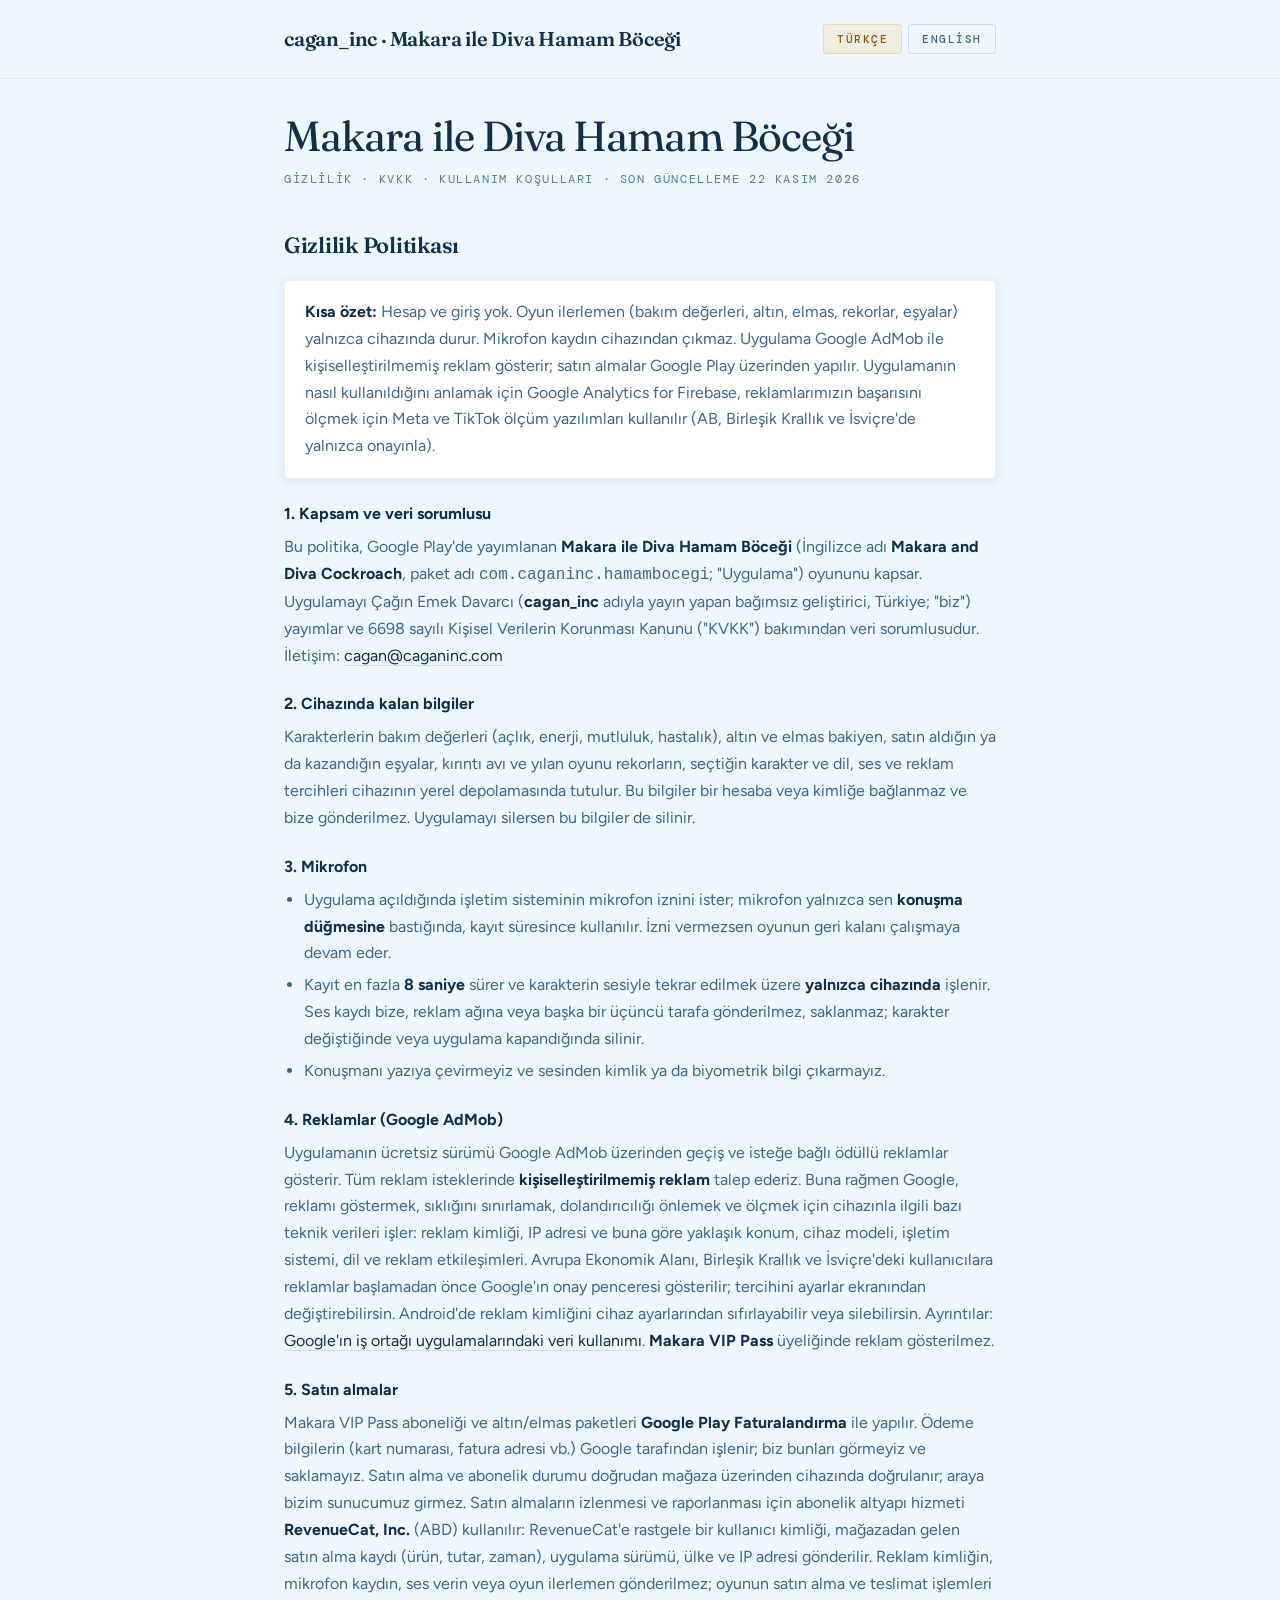
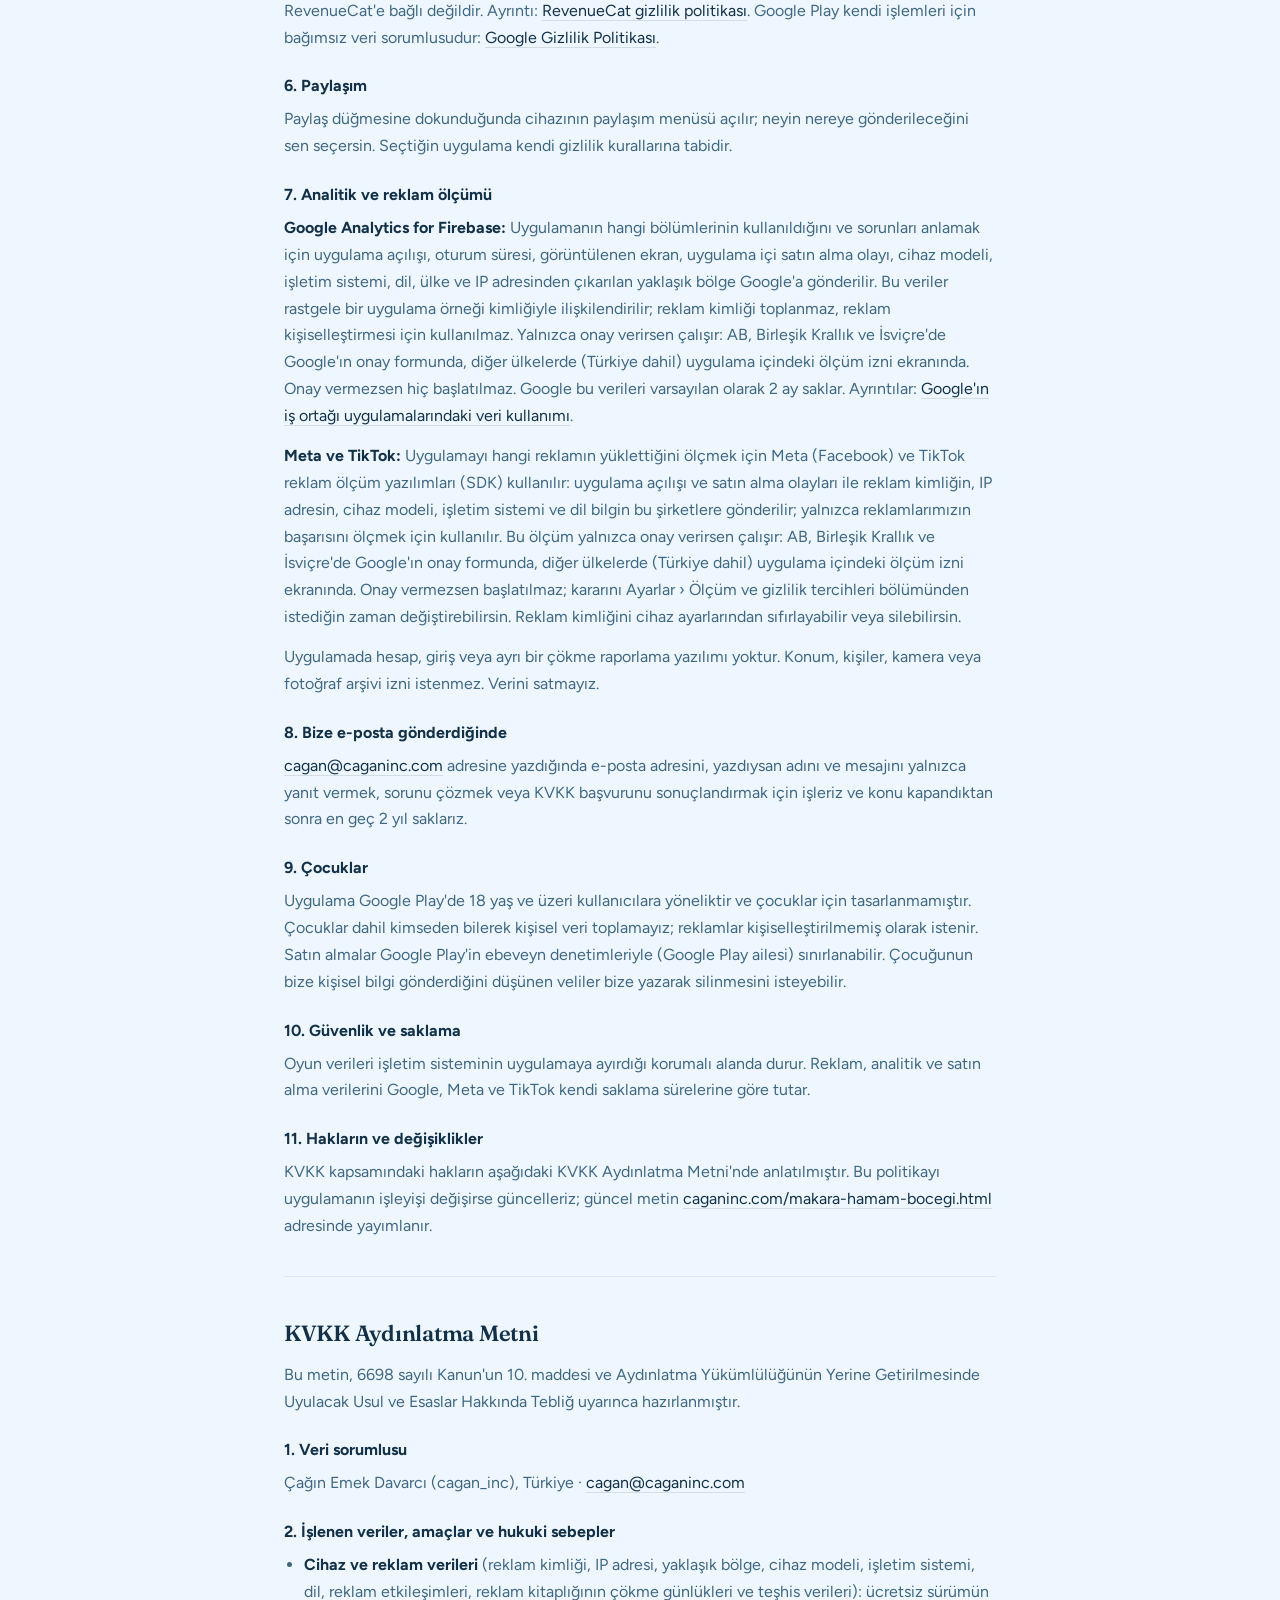
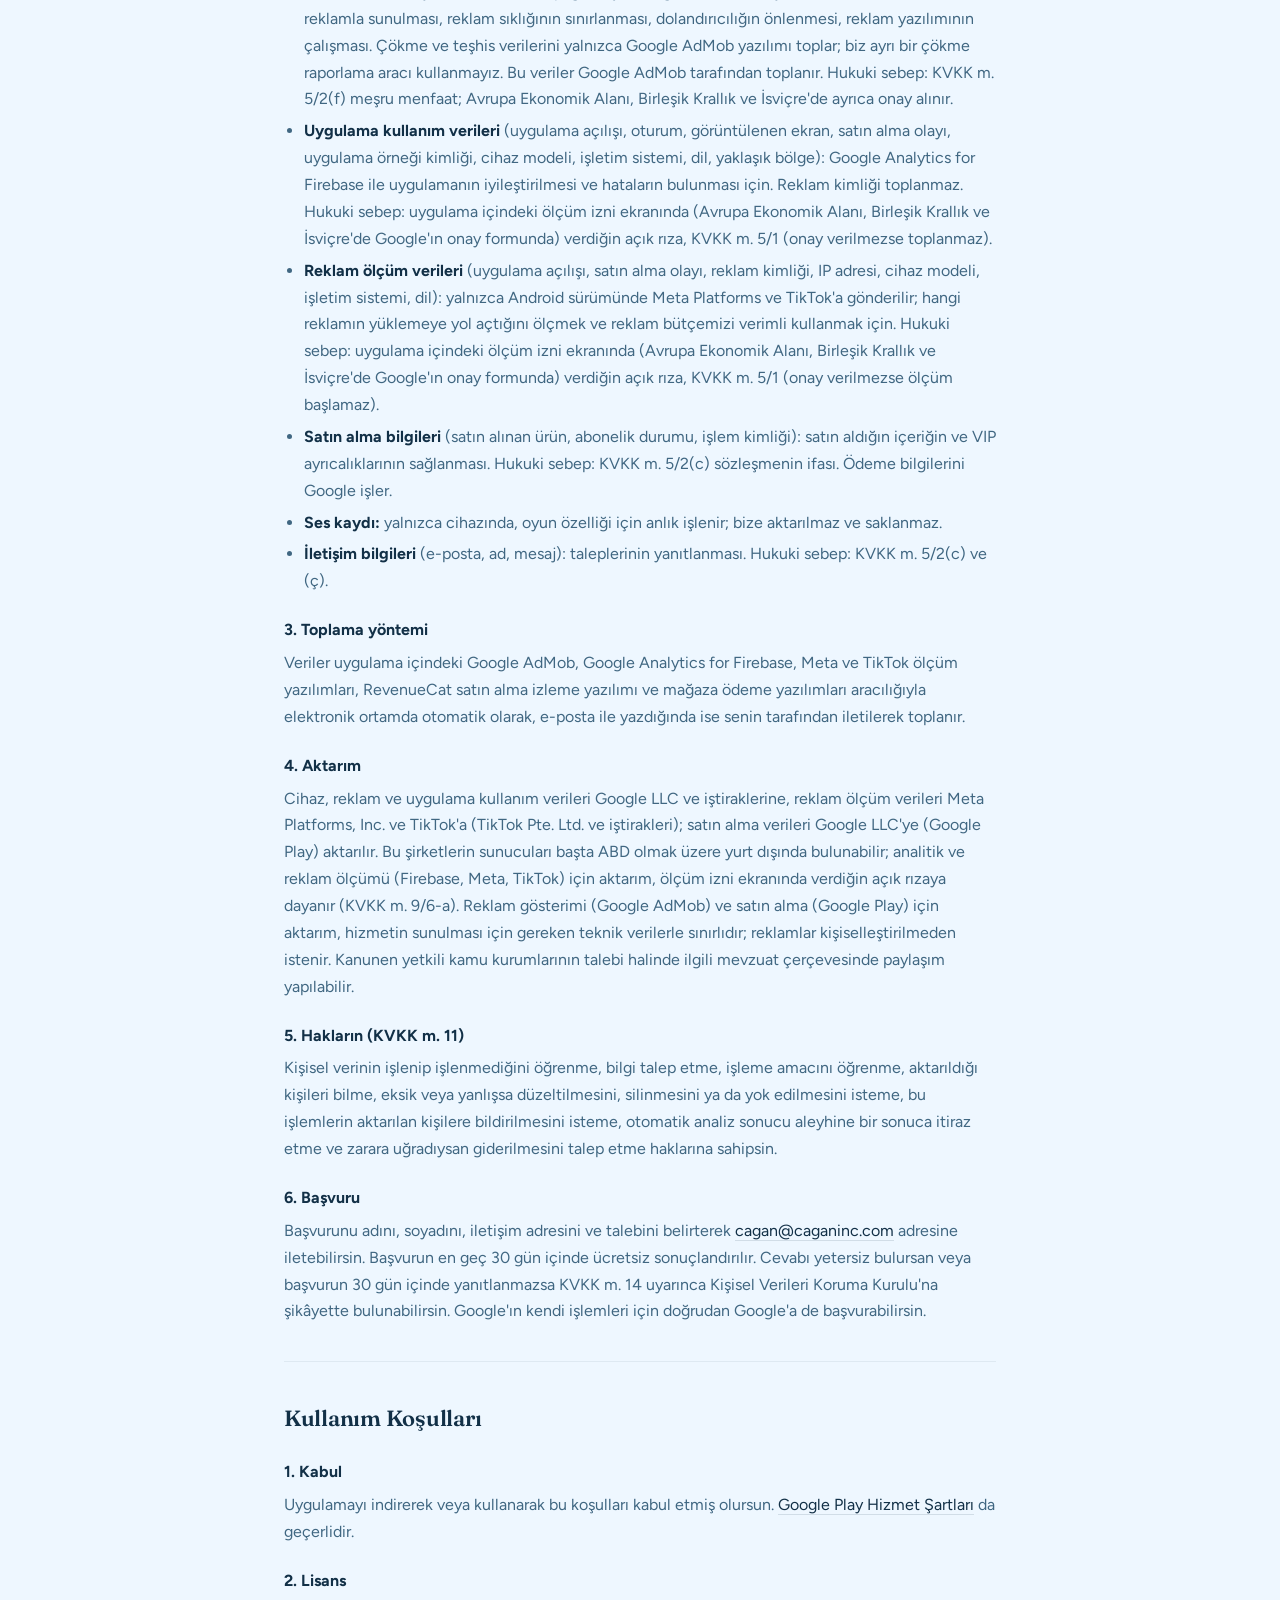
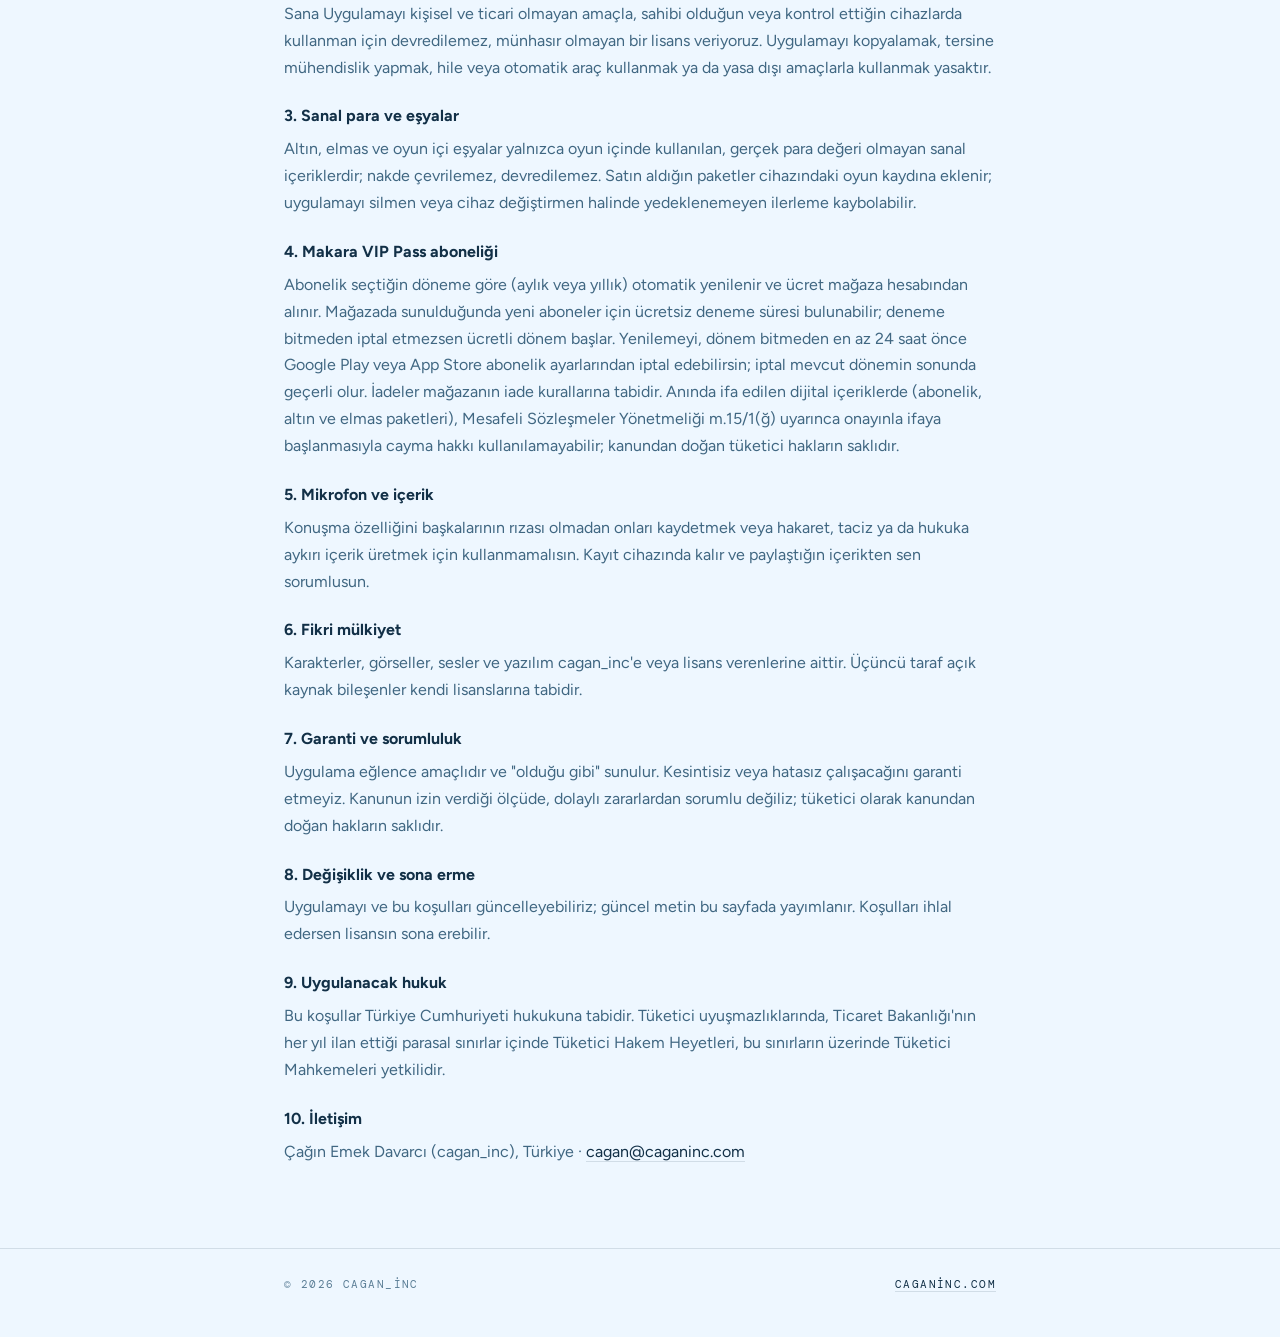
<file: makara-hamam-bocegi.html>
<!doctype html>
<html lang="tr">
<head>
<meta charset="utf-8">
<meta name="viewport" content="width=device-width, initial-scale=1">
<title>Makara ile Diva Hamam Böceği — Gizlilik, KVKK ve Koşullar / Privacy & Terms</title>
<meta name="description" content="Makara ile Diva Hamam Böceği (Google Play) için gizlilik politikası, KVKK aydınlatma metni ve kullanım koşulları.">
<link rel="canonical" href="https://caganinc.com/makara-hamam-bocegi.html">
<meta property="og:type" content="website">
<meta property="og:site_name" content="Cagan Inc">
<meta property="og:title" content="Makara ile Diva Hamam Böceği — Gizlilik, KVKK ve Koşullar">
<meta property="og:description" content="Makara ile Diva Hamam Böceği (Google Play) için gizlilik politikası, KVKK aydınlatma metni ve kullanım koşulları.">
<meta property="og:url" content="https://caganinc.com/makara-hamam-bocegi.html">
<link rel="stylesheet" href="fonts/sayfa.css">
<style>
:root{
  --zemin:#eef7ff; --panel:#ffffff;
  --ink:#123047; --ink-2:#406782; --ink-3:#5b7e96;
  --cizgi:rgba(18,48,71,.13); --cizgi-2:rgba(18,48,71,.07);
  --altin:#ffb340; --altin-ink:#8f5309; --altin-yum:rgba(255,179,64,.16);
  --golge:rgba(28,74,112,.12);
}
@media (prefers-color-scheme: dark){
  :root:not([data-theme="light"]){
    --zemin:#081d2e; --panel:#0e2739;
    --ink:#e4f1fb; --ink-2:#a9c6da; --ink-3:#89aac1;
    --cizgi:rgba(196,224,244,.16); --cizgi-2:rgba(196,224,244,.08);
    --altin:#ffc465; --altin-ink:#ffd48c; --altin-yum:rgba(255,196,101,.14);
    --golge:rgba(0,0,0,.45);
  }
}
:root[data-theme="dark"]{
  --zemin:#081d2e; --panel:#0e2739;
  --ink:#e4f1fb; --ink-2:#a9c6da; --ink-3:#89aac1;
  --cizgi:rgba(196,224,244,.16); --cizgi-2:rgba(196,224,244,.08);
  --altin:#ffc465; --altin-ink:#ffd48c; --altin-yum:rgba(255,196,101,.14);
  --golge:rgba(0,0,0,.45);
}
*{box-sizing:border-box}
body{
  margin:0; background:var(--zemin); color:var(--ink);
  font-family:"Figtree",-apple-system,BlinkMacSystemFont,"Segoe UI",system-ui,sans-serif;
  font-size:16px; line-height:1.68; -webkit-font-smoothing:antialiased;
}
.sar{max-width:760px; margin:0 auto; padding:0 24px}
header{border-bottom:1px solid var(--cizgi-2); padding:22px 0; margin-bottom:8px}
header .sar{display:flex; align-items:center; justify-content:space-between; gap:16px; flex-wrap:wrap}
.marka{font-family:"Fraunces",Georgia,serif; font-weight:600; font-size:20px; letter-spacing:-.01em}
.diller{display:flex; gap:6px}
.diller button{
  font-family:"DM Mono",ui-monospace,monospace; font-size:11px; font-weight:500;
  letter-spacing:.14em; text-transform:uppercase; cursor:pointer;
  padding:7px 13px; border-radius:3px;
  background:transparent; color:var(--ink-2); border:1px solid var(--cizgi);
}
.diller button[aria-pressed="true"]{
  background:var(--altin-yum); color:var(--altin-ink);
  border-color:color-mix(in srgb, var(--altin) 40%, transparent);
}
main{padding:26px 0 70px}
h1{font-family:"Fraunces",Georgia,serif; font-weight:400; font-size:clamp(30px,5vw,42px);
   line-height:1.12; letter-spacing:-.022em; margin:0 0 10px; text-wrap:balance}
h2{font-family:"Fraunces",Georgia,serif; font-weight:600; font-size:22px;
   letter-spacing:-.012em; margin:38px 0 10px; text-wrap:balance}
h3{font-size:16px; font-weight:700; margin:22px 0 6px}
p,li{color:var(--ink-2)}
p{margin:0 0 13px}
ul{margin:0 0 13px; padding-left:20px}
li{margin:5px 0}
b,strong{color:var(--ink)}
a{color:var(--ink); text-decoration:none; border-bottom:1px solid var(--cizgi)}
a:hover{border-color:var(--altin)}
a:focus-visible,button:focus-visible{outline:2px solid var(--altin); outline-offset:3px; border-radius:2px}
.tarih{
  font-family:"DM Mono",ui-monospace,monospace; font-size:11.5px;
  letter-spacing:.14em; text-transform:uppercase; color:var(--ink-3); margin-bottom:26px;
}
.kutu{
  background:var(--panel); border:1px solid var(--cizgi-2);
  border-radius:5px; padding:18px 20px; margin:16px 0;
  box-shadow:0 2px 10px var(--golge);
}
.kutu p:last-child{margin-bottom:0}
table{width:100%; border-collapse:collapse; margin:14px 0; font-size:15px}
.kaydir{overflow-x:auto}
th,td{text-align:left; padding:10px 12px; border-bottom:1px solid var(--cizgi-2); vertical-align:top}
th{
  font-family:"DM Mono",ui-monospace,monospace; font-size:10.5px; font-weight:500;
  letter-spacing:.14em; text-transform:uppercase; color:var(--ink-3);
}
td{color:var(--ink-2)}
footer{border-top:1px solid var(--cizgi); padding:26px 0 44px}
footer .sar{display:flex; flex-wrap:wrap; gap:14px; justify-content:space-between; align-items:center}
.kunye{font-family:"DM Mono",ui-monospace,monospace; font-size:11px;
       letter-spacing:.13em; text-transform:uppercase; color:var(--ink-3)}
[hidden]{display:none !important}
</style>
<style>.note{background:var(--panel);border:1px solid var(--cizgi-2);border-radius:5px;padding:18px 20px;margin:16px 0;box-shadow:0 2px 10px var(--golge);color:var(--ink-2)}.upd{font-size:13px;color:var(--ink-3)}hr{border:0;border-top:1px solid var(--cizgi-2);margin:36px 0}details{margin:8px 0}summary{cursor:pointer}pre{white-space:pre-wrap;overflow-wrap:anywhere;font-size:12px}</style>
</head>
<body>
<header><div class="sar"><span class="marka">cagan_inc · Makara ile Diva Hamam Böceği</span><div class="diller"><button id="btnTr" aria-pressed="true">Türkçe</button><button id="btnEn" aria-pressed="false">English</button></div></div></header>
<main>
<section id="tr" class="sar">
<h1>Makara ile Diva Hamam Böceği</h1>
<p class="tarih">Gizlilik · KVKK · Kullanım Koşulları · Son güncelleme 22 Kasım 2026</p>

<h2>Gizlilik Politikası</h2>
<div class="note"><b>Kısa özet:</b> Hesap ve giriş yok. Oyun ilerlemen (bakım değerleri, altın, elmas, rekorlar, eşyalar) yalnızca cihazında durur. Mikrofon kaydın cihazından çıkmaz. Uygulama Google AdMob ile kişiselleştirilmemiş reklam gösterir; satın almalar Google Play üzerinden yapılır. Uygulamanın nasıl kullanıldığını anlamak için Google Analytics for Firebase, reklamlarımızın başarısını ölçmek için Meta ve TikTok ölçüm yazılımları kullanılır (AB, Birleşik Krallık ve İsviçre'de yalnızca onayınla).</div>
<h3>1. Kapsam ve veri sorumlusu</h3>
<p>Bu politika, Google Play'de yayımlanan <b>Makara ile Diva Hamam Böceği</b> (İngilizce adı <b>Makara and Diva Cockroach</b>, paket adı <code>com.caganinc.hamambocegi</code>; "Uygulama") oyununu kapsar. Uygulamayı Çağın Emek Davarcı (<b>cagan_inc</b> adıyla yayın yapan bağımsız geliştirici, Türkiye; "biz") yayımlar ve 6698 sayılı Kişisel Verilerin Korunması Kanunu ("KVKK") bakımından veri sorumlusudur. İletişim: <a href="mailto:cagan@caganinc.com">cagan@caganinc.com</a></p>
<h3>2. Cihazında kalan bilgiler</h3>
<p>Karakterlerin bakım değerleri (açlık, enerji, mutluluk, hastalık), altın ve elmas bakiyen, satın aldığın ya da kazandığın eşyalar, kırıntı avı ve yılan oyunu rekorların, seçtiğin karakter ve dil, ses ve reklam tercihleri cihazının yerel depolamasında tutulur. Bu bilgiler bir hesaba veya kimliğe bağlanmaz ve bize gönderilmez. Uygulamayı silersen bu bilgiler de silinir.</p>
<h3>3. Mikrofon</h3>
<ul>
<li>Uygulama açıldığında işletim sisteminin mikrofon iznini ister; mikrofon yalnızca sen <b>konuşma düğmesine</b> bastığında, kayıt süresince kullanılır. İzni vermezsen oyunun geri kalanı çalışmaya devam eder.</li>
<li>Kayıt en fazla <b>8 saniye</b> sürer ve karakterin sesiyle tekrar edilmek üzere <b>yalnızca cihazında</b> işlenir. Ses kaydı bize, reklam ağına veya başka bir üçüncü tarafa gönderilmez, saklanmaz; karakter değiştiğinde veya uygulama kapandığında silinir.</li>
<li>Konuşmanı yazıya çevirmeyiz ve sesinden kimlik ya da biyometrik bilgi çıkarmayız.</li>
</ul>
<h3>4. Reklamlar (Google AdMob)</h3>
<p>Uygulamanın ücretsiz sürümü Google AdMob üzerinden geçiş ve isteğe bağlı ödüllü reklamlar gösterir. Tüm reklam isteklerinde <b>kişiselleştirilmemiş reklam</b> talep ederiz. Buna rağmen Google, reklamı göstermek, sıklığını sınırlamak, dolandırıcılığı önlemek ve ölçmek için cihazınla ilgili bazı teknik verileri işler: reklam kimliği, IP adresi ve buna göre yaklaşık konum, cihaz modeli, işletim sistemi, dil ve reklam etkileşimleri. Avrupa Ekonomik Alanı, Birleşik Krallık ve İsviçre'deki kullanıcılara reklamlar başlamadan önce Google'ın onay penceresi gösterilir; tercihini ayarlar ekranından değiştirebilirsin. Android'de reklam kimliğini cihaz ayarlarından sıfırlayabilir veya silebilirsin. Ayrıntılar: <a href="https://policies.google.com/technologies/partner-sites" target="_blank" rel="noopener">Google'ın iş ortağı uygulamalarındaki veri kullanımı</a>. <b>Makara VIP Pass</b> üyeliğinde reklam gösterilmez.</p>
<h3>5. Satın almalar</h3>
<p>Makara VIP Pass aboneliği ve altın/elmas paketleri <b>Google Play Faturalandırma</b> ile yapılır. Ödeme bilgilerin (kart numarası, fatura adresi vb.) Google tarafından işlenir; biz bunları görmeyiz ve saklamayız. Satın alma ve abonelik durumu doğrudan mağaza üzerinden cihazında doğrulanır; araya bizim sunucumuz girmez. Satın almaların izlenmesi ve raporlanması için abonelik altyapı hizmeti <b>RevenueCat, Inc.</b> (ABD) kullanılır: RevenueCat'e rastgele bir kullanıcı kimliği, mağazadan gelen satın alma kaydı (ürün, tutar, zaman), uygulama sürümü, ülke ve IP adresi gönderilir. Reklam kimliğin, mikrofon kaydın, ses verin veya oyun ilerlemen gönderilmez; oyunun satın alma ve teslimat işlemleri RevenueCat'e bağlı değildir. Ayrıntı: <a href="https://www.revenuecat.com/privacy/" target="_blank" rel="noopener">RevenueCat gizlilik politikası</a>. Google Play kendi işlemleri için bağımsız veri sorumlusudur: <a href="https://policies.google.com/privacy" target="_blank" rel="noopener">Google Gizlilik Politikası</a>.</p>
<h3>6. Paylaşım</h3>
<p>Paylaş düğmesine dokunduğunda cihazının paylaşım menüsü açılır; neyin nereye gönderileceğini sen seçersin. Seçtiğin uygulama kendi gizlilik kurallarına tabidir.</p>
<h3>7. Analitik ve reklam ölçümü</h3>
<p><b>Google Analytics for Firebase:</b> Uygulamanın hangi bölümlerinin kullanıldığını ve sorunları anlamak için uygulama açılışı, oturum süresi, görüntülenen ekran, uygulama içi satın alma olayı, cihaz modeli, işletim sistemi, dil, ülke ve IP adresinden çıkarılan yaklaşık bölge Google'a gönderilir. Bu veriler rastgele bir uygulama örneği kimliğiyle ilişkilendirilir; reklam kimliği toplanmaz, reklam kişiselleştirmesi için kullanılmaz. Yalnızca onay verirsen çalışır: AB, Birleşik Krallık ve İsviçre'de Google'ın onay formunda, diğer ülkelerde (Türkiye dahil) uygulama içindeki ölçüm izni ekranında. Onay vermezsen hiç başlatılmaz. Google bu verileri varsayılan olarak 2 ay saklar. Ayrıntılar: <a href="https://policies.google.com/technologies/partner-sites" target="_blank" rel="noopener">Google'ın iş ortağı uygulamalarındaki veri kullanımı</a>.</p>
<p><b>Meta ve TikTok:</b> Uygulamayı hangi reklamın yüklettiğini ölçmek için Meta (Facebook) ve TikTok reklam ölçüm yazılımları (SDK) kullanılır: uygulama açılışı ve satın alma olayları ile reklam kimliğin, IP adresin, cihaz modeli, işletim sistemi ve dil bilgin bu şirketlere gönderilir; yalnızca reklamlarımızın başarısını ölçmek için kullanılır. Bu ölçüm yalnızca onay verirsen çalışır: AB, Birleşik Krallık ve İsviçre'de Google'ın onay formunda, diğer ülkelerde (Türkiye dahil) uygulama içindeki ölçüm izni ekranında. Onay vermezsen başlatılmaz; kararını Ayarlar › Ölçüm ve gizlilik tercihleri bölümünden istediğin zaman değiştirebilirsin. Reklam kimliğini cihaz ayarlarından sıfırlayabilir veya silebilirsin.</p>
<p>Uygulamada hesap, giriş veya ayrı bir çökme raporlama yazılımı yoktur. Konum, kişiler, kamera veya fotoğraf arşivi izni istenmez. Verini satmayız.</p>
<h3>8. Bize e-posta gönderdiğinde</h3>
<p><a href="mailto:cagan@caganinc.com">cagan@caganinc.com</a> adresine yazdığında e-posta adresini, yazdıysan adını ve mesajını yalnızca yanıt vermek, sorunu çözmek veya KVKK başvurunu sonuçlandırmak için işleriz ve konu kapandıktan sonra en geç 2 yıl saklarız.</p>
<h3>9. Çocuklar</h3>
<p>Uygulama Google Play'de 18 yaş ve üzeri kullanıcılara yöneliktir ve çocuklar için tasarlanmamıştır. Çocuklar dahil kimseden bilerek kişisel veri toplamayız; reklamlar kişiselleştirilmemiş olarak istenir. Satın almalar Google Play'in ebeveyn denetimleriyle (Google Play ailesi) sınırlanabilir. Çocuğunun bize kişisel bilgi gönderdiğini düşünen veliler bize yazarak silinmesini isteyebilir.</p>
<h3>10. Güvenlik ve saklama</h3>
<p>Oyun verileri işletim sisteminin uygulamaya ayırdığı korumalı alanda durur. Reklam, analitik ve satın alma verilerini Google, Meta ve TikTok kendi saklama sürelerine göre tutar.</p>
<h3>11. Hakların ve değişiklikler</h3>
<p>KVKK kapsamındaki hakların aşağıdaki KVKK Aydınlatma Metni'nde anlatılmıştır. Bu politikayı uygulamanın işleyişi değişirse güncelleriz; güncel metin <a href="https://caganinc.com/makara-hamam-bocegi.html">caganinc.com/makara-hamam-bocegi.html</a> adresinde yayımlanır.</p>
<hr>

<h2>KVKK Aydınlatma Metni</h2>
<p>Bu metin, 6698 sayılı Kanun'un 10. maddesi ve Aydınlatma Yükümlülüğünün Yerine Getirilmesinde Uyulacak Usul ve Esaslar Hakkında Tebliğ uyarınca hazırlanmıştır.</p>
<h3>1. Veri sorumlusu</h3>
<p>Çağın Emek Davarcı (cagan_inc), Türkiye · <a href="mailto:cagan@caganinc.com">cagan@caganinc.com</a></p>
<h3>2. İşlenen veriler, amaçlar ve hukuki sebepler</h3>
<ul>
<li><b>Cihaz ve reklam verileri</b> (reklam kimliği, IP adresi, yaklaşık bölge, cihaz modeli, işletim sistemi, dil, reklam etkileşimleri, reklam kitaplığının çökme günlükleri ve teşhis verileri): ücretsiz sürümün reklamla sunulması, reklam sıklığının sınırlanması, dolandırıcılığın önlenmesi, reklam yazılımının çalışması. Çökme ve teşhis verilerini yalnızca Google AdMob yazılımı toplar; biz ayrı bir çökme raporlama aracı kullanmayız. Bu veriler Google AdMob tarafından toplanır. Hukuki sebep: KVKK m. 5/2(f) meşru menfaat; Avrupa Ekonomik Alanı, Birleşik Krallık ve İsviçre'de ayrıca onay alınır.</li>
<li><b>Uygulama kullanım verileri</b> (uygulama açılışı, oturum, görüntülenen ekran, satın alma olayı, uygulama örneği kimliği, cihaz modeli, işletim sistemi, dil, yaklaşık bölge): Google Analytics for Firebase ile uygulamanın iyileştirilmesi ve hataların bulunması için. Reklam kimliği toplanmaz. Hukuki sebep: uygulama içindeki ölçüm izni ekranında (Avrupa Ekonomik Alanı, Birleşik Krallık ve İsviçre'de Google'ın onay formunda) verdiğin açık rıza, KVKK m. 5/1 (onay verilmezse toplanmaz).</li>
<li><b>Reklam ölçüm verileri</b> (uygulama açılışı, satın alma olayı, reklam kimliği, IP adresi, cihaz modeli, işletim sistemi, dil): yalnızca Android sürümünde Meta Platforms ve TikTok'a gönderilir; hangi reklamın yüklemeye yol açtığını ölçmek ve reklam bütçemizi verimli kullanmak için. Hukuki sebep: uygulama içindeki ölçüm izni ekranında (Avrupa Ekonomik Alanı, Birleşik Krallık ve İsviçre'de Google'ın onay formunda) verdiğin açık rıza, KVKK m. 5/1 (onay verilmezse ölçüm başlamaz).</li>
<li><b>Satın alma bilgileri</b> (satın alınan ürün, abonelik durumu, işlem kimliği): satın aldığın içeriğin ve VIP ayrıcalıklarının sağlanması. Hukuki sebep: KVKK m. 5/2(c) sözleşmenin ifası. Ödeme bilgilerini Google işler.</li>
<li><b>Ses kaydı:</b> yalnızca cihazında, oyun özelliği için anlık işlenir; bize aktarılmaz ve saklanmaz.</li>
<li><b>İletişim bilgileri</b> (e-posta, ad, mesaj): taleplerinin yanıtlanması. Hukuki sebep: KVKK m. 5/2(c) ve (ç).</li>
</ul>
<h3>3. Toplama yöntemi</h3>
<p>Veriler uygulama içindeki Google AdMob, Google Analytics for Firebase, Meta ve TikTok ölçüm yazılımları, RevenueCat satın alma izleme yazılımı ve mağaza ödeme yazılımları aracılığıyla elektronik ortamda otomatik olarak, e-posta ile yazdığında ise senin tarafından iletilerek toplanır.</p>
<h3>4. Aktarım</h3>
<p>Cihaz, reklam ve uygulama kullanım verileri Google LLC ve iştiraklerine, reklam ölçüm verileri Meta Platforms, Inc. ve TikTok'a (TikTok Pte. Ltd. ve iştirakleri); satın alma verileri Google LLC'ye (Google Play) aktarılır. Bu şirketlerin sunucuları başta ABD olmak üzere yurt dışında bulunabilir; analitik ve reklam ölçümü (Firebase, Meta, TikTok) için aktarım, ölçüm izni ekranında verdiğin açık rızaya dayanır (KVKK m. 9/6-a). Reklam gösterimi (Google AdMob) ve satın alma (Google Play) için aktarım, hizmetin sunulması için gereken teknik verilerle sınırlıdır; reklamlar kişiselleştirilmeden istenir. Kanunen yetkili kamu kurumlarının talebi halinde ilgili mevzuat çerçevesinde paylaşım yapılabilir.</p>
<h3>5. Hakların (KVKK m. 11)</h3>
<p>Kişisel verinin işlenip işlenmediğini öğrenme, bilgi talep etme, işleme amacını öğrenme, aktarıldığı kişileri bilme, eksik veya yanlışsa düzeltilmesini, silinmesini ya da yok edilmesini isteme, bu işlemlerin aktarılan kişilere bildirilmesini isteme, otomatik analiz sonucu aleyhine bir sonuca itiraz etme ve zarara uğradıysan giderilmesini talep etme haklarına sahipsin.</p>
<h3>6. Başvuru</h3>
<p>Başvurunu adını, soyadını, iletişim adresini ve talebini belirterek <a href="mailto:cagan@caganinc.com">cagan@caganinc.com</a> adresine iletebilirsin. Başvurun en geç 30 gün içinde ücretsiz sonuçlandırılır. Cevabı yetersiz bulursan veya başvurun 30 gün içinde yanıtlanmazsa KVKK m. 14 uyarınca Kişisel Verileri Koruma Kurulu'na şikâyette bulunabilirsin. Google'ın kendi işlemleri için doğrudan Google'a de başvurabilirsin.</p>
<hr>

<h2>Kullanım Koşulları</h2>
<h3>1. Kabul</h3>
<p>Uygulamayı indirerek veya kullanarak bu koşulları kabul etmiş olursun. <a href="https://play.google.com/about/play-terms/" target="_blank" rel="noopener">Google Play Hizmet Şartları</a> da geçerlidir.</p>
<h3>2. Lisans</h3>
<p>Sana Uygulamayı kişisel ve ticari olmayan amaçla, sahibi olduğun veya kontrol ettiğin cihazlarda kullanman için devredilemez, münhasır olmayan bir lisans veriyoruz. Uygulamayı kopyalamak, tersine mühendislik yapmak, hile veya otomatik araç kullanmak ya da yasa dışı amaçlarla kullanmak yasaktır.</p>
<h3>3. Sanal para ve eşyalar</h3>
<p>Altın, elmas ve oyun içi eşyalar yalnızca oyun içinde kullanılan, gerçek para değeri olmayan sanal içeriklerdir; nakde çevrilemez, devredilemez. Satın aldığın paketler cihazındaki oyun kaydına eklenir; uygulamayı silmen veya cihaz değiştirmen halinde yedeklenemeyen ilerleme kaybolabilir.</p>
<h3>4. Makara VIP Pass aboneliği</h3>
<p>Abonelik seçtiğin döneme göre (aylık veya yıllık) otomatik yenilenir ve ücret mağaza hesabından alınır. Mağazada sunulduğunda yeni aboneler için ücretsiz deneme süresi bulunabilir; deneme bitmeden iptal etmezsen ücretli dönem başlar. Yenilemeyi, dönem bitmeden en az 24 saat önce Google Play veya App Store abonelik ayarlarından iptal edebilirsin; iptal mevcut dönemin sonunda geçerli olur. İadeler mağazanın iade kurallarına tabidir. Anında ifa edilen dijital içeriklerde (abonelik, altın ve elmas paketleri), Mesafeli Sözleşmeler Yönetmeliği m.15/1(ğ) uyarınca onayınla ifaya başlanmasıyla cayma hakkı kullanılamayabilir; kanundan doğan tüketici hakların saklıdır.</p>
<h3>5. Mikrofon ve içerik</h3>
<p>Konuşma özelliğini başkalarının rızası olmadan onları kaydetmek veya hakaret, taciz ya da hukuka aykırı içerik üretmek için kullanmamalısın. Kayıt cihazında kalır ve paylaştığın içerikten sen sorumlusun.</p>
<h3>6. Fikri mülkiyet</h3>
<p>Karakterler, görseller, sesler ve yazılım cagan_inc'e veya lisans verenlerine aittir. Üçüncü taraf açık kaynak bileşenler kendi lisanslarına tabidir.</p>
<h3>7. Garanti ve sorumluluk</h3>
<p>Uygulama eğlence amaçlıdır ve "olduğu gibi" sunulur. Kesintisiz veya hatasız çalışacağını garanti etmeyiz. Kanunun izin verdiği ölçüde, dolaylı zararlardan sorumlu değiliz; tüketici olarak kanundan doğan hakların saklıdır.</p>
<h3>8. Değişiklik ve sona erme</h3>
<p>Uygulamayı ve bu koşulları güncelleyebiliriz; güncel metin bu sayfada yayımlanır. Koşulları ihlal edersen lisansın sona erebilir.</p>
<h3>9. Uygulanacak hukuk</h3>
<p>Bu koşullar Türkiye Cumhuriyeti hukukuna tabidir. Tüketici uyuşmazlıklarında, Ticaret Bakanlığı'nın her yıl ilan ettiği parasal sınırlar içinde Tüketici Hakem Heyetleri, bu sınırların üzerinde Tüketici Mahkemeleri yetkilidir.</p>
<h3>10. İletişim</h3>
<p>Çağın Emek Davarcı (cagan_inc), Türkiye · <a href="mailto:cagan@caganinc.com">cagan@caganinc.com</a></p>
</section>

<section id="en" class="sar" hidden>
<h1>Makara and Diva Cockroach (Makara ile Diva Hamam Böceği)</h1>
<p class="tarih">Privacy · KVKK · Terms of Use · Last updated November 22, 2026</p>

<h2>Privacy Policy</h2>
<div class="note"><b>In short:</b> No account and no sign-in. Your game progress (care stats, coins, gems, records, items) stays on your device. Your microphone recording never leaves your device. The app shows non-personalized ads through Google AdMob; purchases are made through Google Play. Google Analytics for Firebase is used to understand how the app is used, and Meta and TikTok measurement software to measure the success of our ads (in the EEA, the UK and Switzerland only with your consent).</div>
<h3>1. Scope and data controller</h3>
<p>This policy covers the game <b>Makara and Diva Cockroach</b> (Turkish name <b>Makara ile Diva Hamam Böceği</b>, package <code>com.caganinc.hamambocegi</code>; the "App"), published on Google Play by Çağın Emek Davarcı (independent developer publishing as <b>cagan_inc</b>, Türkiye; "we"), the data controller under Turkish Law No. 6698 on the Protection of Personal Data ("KVKK"). Contact: <a href="mailto:cagan@caganinc.com">cagan@caganinc.com</a></p>
<h3>2. Information that stays on your device</h3>
<p>Your characters' care stats (hunger, energy, happiness, sickness), coin and gem balance, purchased or earned items, crumb hunt and snake game records, selected character and language, and sound and ad preferences are stored in your device's local storage. They are not linked to an account or identity and are not sent to us. Deleting the App deletes them.</p>
<h3>3. Microphone</h3>
<ul>
<li>The App asks for the system microphone permission when it opens; the microphone is used only while you press the <b>talk button</b>, for the length of the recording. If you decline, the rest of the game keeps working.</li>
<li>A recording lasts at most <b>8 seconds</b> and is processed <b>only on your device</b> to replay it in the character's voice. It is not sent to us, to the ad network or to any third party, is not stored, and is deleted when you switch character or close the App.</li>
<li>We do not transcribe your speech or derive identity or biometric information from your voice.</li>
</ul>
<h3>4. Ads (Google AdMob)</h3>
<p>The free version shows interstitial and optional rewarded ads through Google AdMob. We request <b>non-personalized ads</b> for every ad request. Google still processes some technical data to serve, frequency-cap, measure and protect ads against fraud: the advertising ID, IP address and approximate location derived from it, device model, operating system, language and ad interactions. Users in the European Economic Area, the United Kingdom and Switzerland see Google's consent form before ads start and can change their choice in settings. On Android you can reset or delete your advertising ID in device settings. Details: <a href="https://policies.google.com/technologies/partner-sites" target="_blank" rel="noopener">How Google uses information from partner apps</a>. <b>Makara VIP Pass</b> members see no ads.</p>
<h3>5. Purchases</h3>
<p>The Makara VIP Pass subscription and coin/gem packs are bought through <b>Google Play Billing</b>. Your payment details are processed by Google; we never see or store them. Purchase and subscription status is verified with the store on your device; no server of ours is involved. To monitor and report purchases we use the subscription service <b>RevenueCat, Inc.</b> (USA): it receives a random user ID, the purchase record from the store (product, amount, time), app version, country and IP address. Your advertising ID, microphone recordings, voice data and game progress are not sent; the game's purchase and delivery logic does not depend on RevenueCat. Details: <a href="https://www.revenuecat.com/privacy/" target="_blank" rel="noopener">RevenueCat privacy policy</a>. Google Play acts as an independent controller for its own processing: <a href="https://policies.google.com/privacy" target="_blank" rel="noopener">Google Privacy Policy</a>.</p>
<h3>6. Sharing</h3>
<p>When you tap Share, your device's share sheet opens and you choose what to send and where. The app you choose follows its own privacy rules.</p>
<h3>7. Analytics and ad measurement</h3>
<p><b>Google Analytics for Firebase:</b> To understand which parts of the App are used and to find problems, app opens, session length, screens viewed, in-app purchase events, device model, OS, language, country and approximate region derived from the IP address are sent to Google. This data is linked to a random app-instance identifier; the advertising ID is not collected and the data is not used for ad personalization. It runs only with your consent: in the EEA, the UK and Switzerland through Google's consent form, elsewhere (including Türkiye) through the in-app measurement consent screen. Without consent it never starts. Google keeps this data for 2 months by default. Details: <a href="https://policies.google.com/technologies/partner-sites" target="_blank" rel="noopener">How Google uses information from partner apps</a>.</p>
<p><b>Meta and TikTok:</b> To measure which ad led to an install, the App uses Meta (Facebook) and TikTok ad measurement software (SDKs): app opens and purchase events together with your advertising ID, IP address, device model, OS and language are sent to these companies and used only to measure the success of our ads. This measurement runs only with your consent: in the EEA, the UK and Switzerland through Google's consent form, elsewhere (including Türkiye) through the in-app measurement consent screen. It is not started without consent; you can change your choice at any time in Settings › Measurement & privacy choices. You can reset or delete your advertising ID in device settings.</p>
<p>The App has no account, sign-in or separate crash reporting software. It does not ask for location, contacts, camera or photo library access. We do not sell your data.</p>
<h3>8. When you email us</h3>
<p>When you write to <a href="mailto:cagan@caganinc.com">cagan@caganinc.com</a>, we use your email address, your name if given and your message only to reply, solve the issue or handle a data request, and keep it for at most 2 years after the matter is closed.</p>
<h3>9. Children</h3>
<p>On Google Play the App is intended for users aged 18 and over and is not designed for children. We do not knowingly collect personal data from anyone, including children, and ads are requested as non-personalized. Purchases can be limited with Google Play parental controls (Google Play Family). Parents who believe their child sent us personal information can ask us to delete it.</p>
<h3>10. Security and retention</h3>
<p>Game data stays in the sandbox the operating system gives the App. Google, Meta and TikTok keep ad, analytics and purchase data according to their own retention periods.</p>
<h3>11. Your rights and changes</h3>
<p>Your rights under KVKK are described in the KVKK notice below; if you live outside Türkiye, your local data protection rights also apply. We update this policy when the App changes; the current text is published at <a href="https://caganinc.com/makara-hamam-bocegi.html#en">caganinc.com/makara-hamam-bocegi.html</a>.</p>
<hr>

<h2>KVKK Information Notice</h2>
<p>This notice is provided under Article 10 of Law No. 6698 and the related Communiqué on the obligation to inform.</p>
<h3>1. Data controller</h3>
<p>Çağın Emek Davarcı (cagan_inc), Türkiye · <a href="mailto:cagan@caganinc.com">cagan@caganinc.com</a></p>
<h3>2. Data processed, purposes and legal grounds</h3>
<ul>
<li><b>Device and ad data</b> (advertising ID, IP address, approximate region, device model, OS, language, ad interactions, crash logs and diagnostics of the ad library): providing the free version with ads, frequency capping, fraud prevention and keeping the ad software working. Crash and diagnostic data is collected only by the Google AdMob software; we use no separate crash reporting tool. Collected by Google AdMob. Legal ground: legitimate interest (KVKK Art. 5/2(f)); consent is also requested in the EEA, the UK and Switzerland.</li>
<li><b>App usage data</b> (app open, session, screens viewed, purchase event, app-instance ID, device model, OS, language, approximate region): collected with Google Analytics for Firebase to improve the App and find errors. The advertising ID is not collected. Legal ground: the explicit consent you give on the in-app measurement consent screen (in the EEA, the UK and Switzerland, Google's consent form), KVKK Art. 5/1 (not collected without consent).</li>
<li><b>Ad measurement data</b> (app open, purchase event, advertising ID, IP address, device model, OS, language): sent, on Android only, to Meta Platforms and TikTok to measure which ad led to an install and to use our ad budget efficiently. Legal ground: the explicit consent you give on the in-app measurement consent screen (in the EEA, the UK and Switzerland, Google's consent form), KVKK Art. 5/1 (measurement does not start without consent).</li>
<li><b>Purchase data</b> (product, subscription status, transaction ID): delivering purchased content and VIP benefits. Legal ground: performance of a contract (Art. 5/2(c)). Payment details are processed by Google.</li>
<li><b>Voice recording:</b> processed only on your device in real time for the game feature; never transferred or stored.</li>
<li><b>Contact data</b> (email, name, message): answering your requests. Legal ground: Art. 5/2(c) and (ç).</li>
</ul>
<h3>3. Method of collection</h3>
<p>Data is collected electronically and automatically through the Google AdMob, Google Analytics for Firebase, Meta and TikTok measurement software, the RevenueCat purchase-monitoring and store payment software in the App, and by you when you email us.</p>
<h3>4. Transfers</h3>
<p>Device, ad and app usage data is transferred to Google LLC and its affiliates, ad measurement data to Meta Platforms, Inc. and TikTok (TikTok Pte. Ltd. and affiliates); purchase data to Google LLC (Google Play). Their servers may be located abroad, mainly in the United States; transfers for analytics and ad measurement (Firebase, Meta, TikTok) rely on the explicit consent you give on the measurement consent screen (KVKK Art. 9/6-a). Transfers for showing ads (Google AdMob) and purchases (Google Play) are limited to the technical data needed to provide the service, and ads are requested as non-personalised. Data may be shared with authorities when legally required.</p>
<h3>5. Your rights (KVKK Art. 11)</h3>
<p>You may learn whether your data is processed, request information, learn the purpose and recipients, request correction, deletion or destruction and notification of these to recipients, object to adverse results of automated analysis, and claim compensation for damages.</p>
<h3>6. Applications</h3>
<p>Send your request with your name, surname, contact address and request to <a href="mailto:cagan@caganinc.com">cagan@caganinc.com</a>. We will respond free of charge within 30 days. If you find our answer insufficient or receive no answer within 30 days, you may complain to the Turkish Personal Data Protection Board under KVKK Art. 14. You can also contact Google directly about their own processing.</p>
<hr>

<h2>Terms of Use</h2>
<h3>1. Acceptance</h3>
<p>By downloading or using the App you accept these terms. The <a href="https://play.google.com/about/play-terms/" target="_blank" rel="noopener">Google Play Terms of Service</a> also apply.</p>
<h3>2. License</h3>
<p>We grant you a non-transferable, non-exclusive license to use the App for personal, non-commercial purposes on devices you own or control. Copying, reverse engineering, cheating or automation tools and unlawful use are prohibited.</p>
<h3>3. Virtual currency and items</h3>
<p>Coins, gems and in-game items are virtual content for use in the game only, with no real-money value; they cannot be exchanged for cash or transferred. Purchased packs are added to the game save on your device; progress that cannot be backed up may be lost if you delete the App or change devices.</p>
<h3>4. Makara VIP Pass subscription</h3>
<p>The subscription renews automatically for the period you choose (monthly or yearly) and is charged to your store account. Where offered by the store, new subscribers may get a free trial; if you do not cancel before it ends, the paid period starts. You can cancel renewal in your Google Play or App Store subscription settings at least 24 hours before the period ends; cancellation takes effect at the end of the current period. Refunds follow the store's refund policy. For digital content supplied immediately (subscription, coin and gem packs), the right of withdrawal may not apply once delivery starts with your consent; your statutory consumer rights are not affected.</p>
<h3>5. Microphone and content</h3>
<p>Do not use the talk feature to record others without their consent or to create insulting, harassing or unlawful content. Recordings stay on your device and you are responsible for anything you share.</p>
<h3>6. Intellectual property</h3>
<p>Characters, artwork, sounds and software belong to cagan_inc or its licensors. Third-party open-source components are subject to their own licenses.</p>
<h3>7. Warranty and liability</h3>
<p>The App is provided for entertainment "as is". We do not guarantee uninterrupted or error-free operation. To the extent permitted by law we are not liable for indirect damages; your statutory consumer rights are not affected.</p>
<h3>8. Changes and termination</h3>
<p>We may update the App and these terms; the current version is published on this page. Your license may end if you breach these terms.</p>
<h3>9. Governing law</h3>
<p>These terms are governed by the laws of the Republic of Türkiye. Consumer disputes fall under the Consumer Arbitration Committees and Consumer Courts; mandatory consumer protection laws of your country of residence remain unaffected.</p>
<h3>10. Contact</h3>
<p>Çağın Emek Davarcı (cagan_inc), Türkiye · <a href="mailto:cagan@caganinc.com">cagan@caganinc.com</a></p>
</section>
</main>
<footer><div class="sar"><span class="kunye">© 2026 cagan_inc</span><span class="kunye"><a href="index.html">caganinc.com</a></span></div></footer>
<script>
const t = document.getElementById('tr'), e = document.getElementById('en'), bt = document.getElementById('btnTr'), be = document.getElementById('btnEn');
function set(isEn){ t.hidden = isEn; e.hidden = !isEn; bt.setAttribute('aria-pressed', !isEn); be.setAttribute('aria-pressed', isEn); document.documentElement.lang = isEn ? 'en' : 'tr'; }
bt.onclick = () => set(false); be.onclick = () => set(true); if (location.hash === '#en') set(true);
</script>
</body>
</html>
</file>
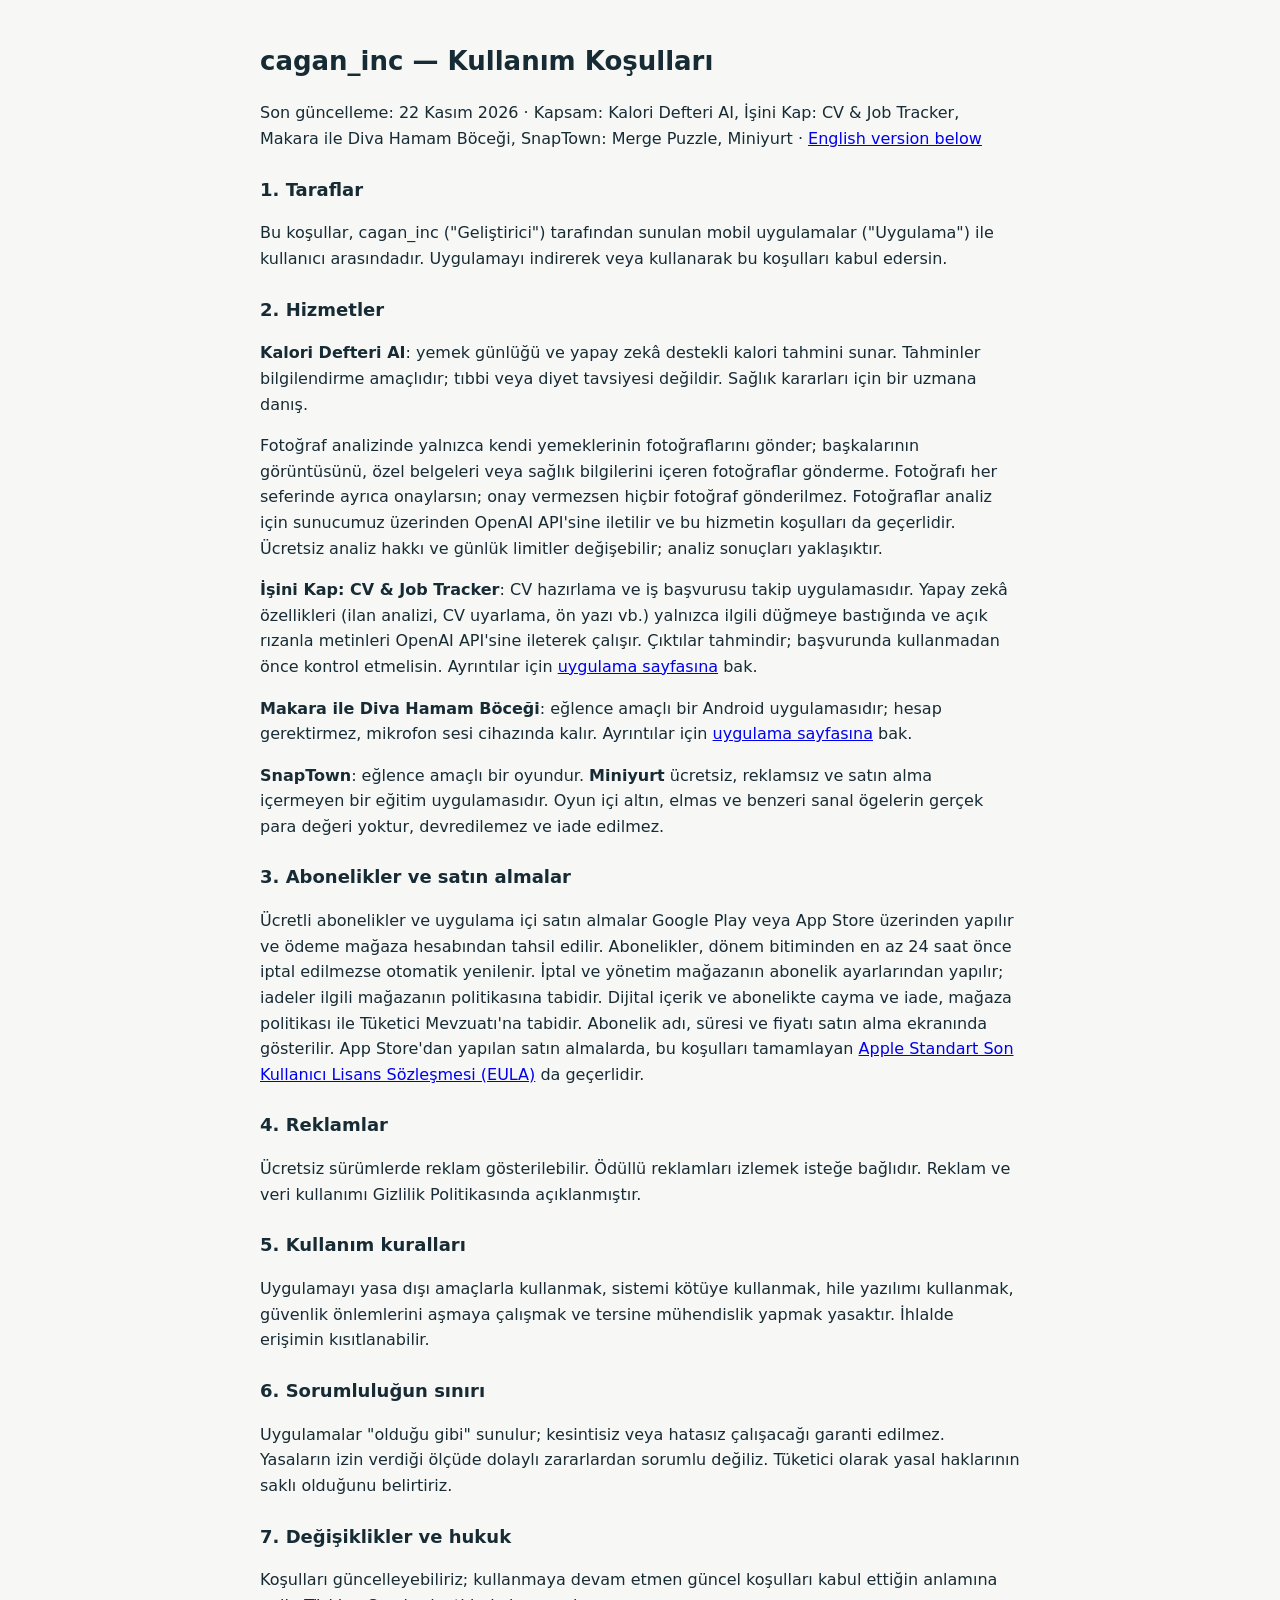
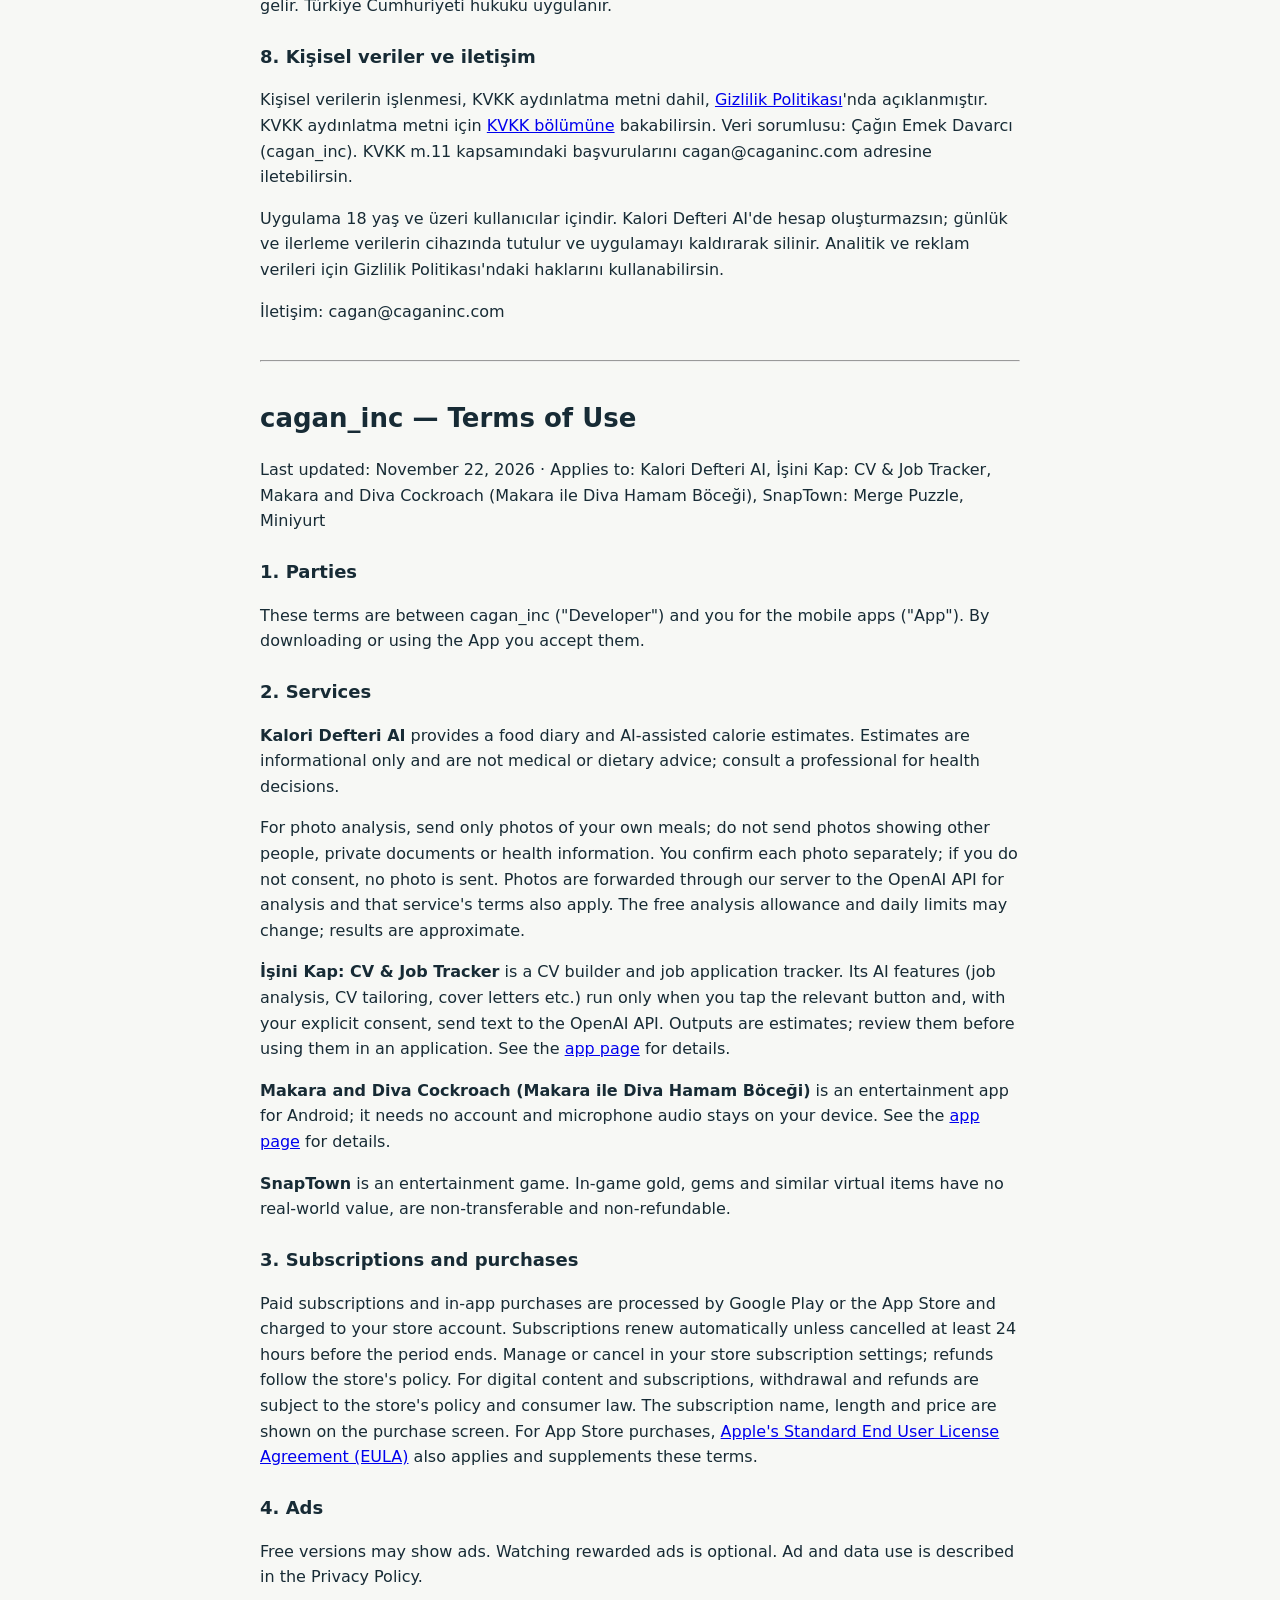
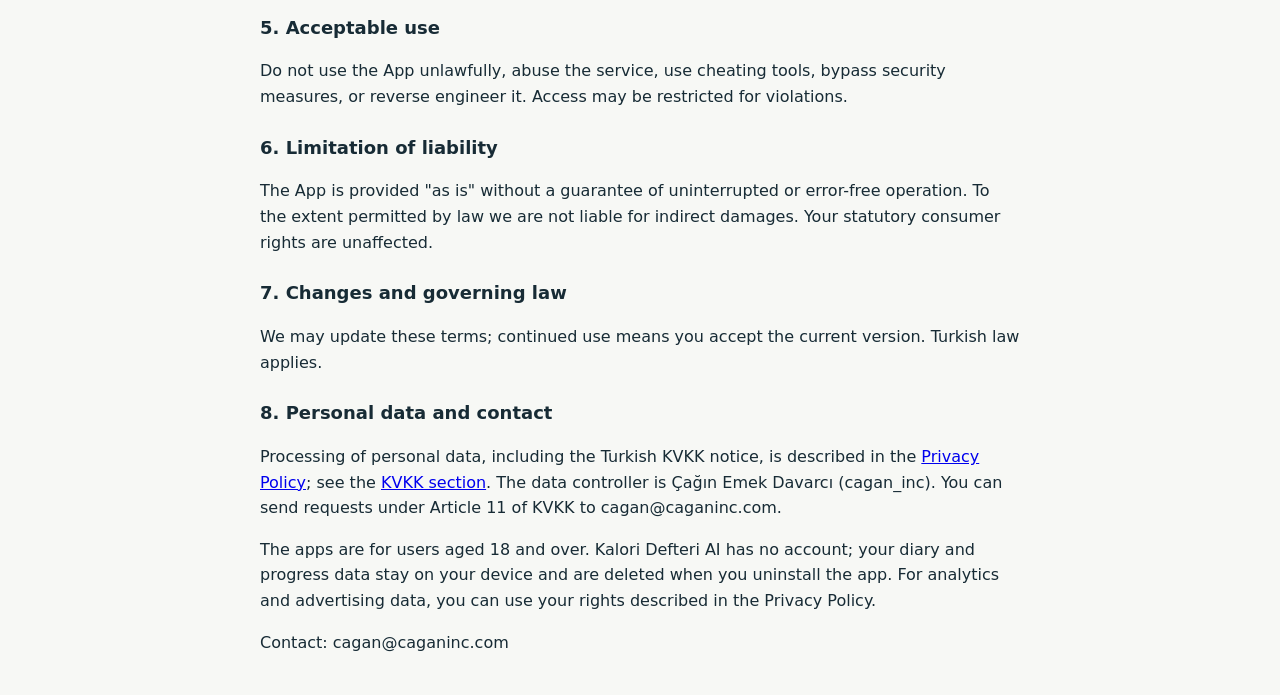
<file: sartlar.html>
<!doctype html>
<html lang="tr"><head><meta charset="utf-8"><meta name="viewport" content="width=device-width,initial-scale=1">
<title>cagan_inc — Kullanım Koşulları / Terms of Use</title>
<meta name="description" content="Cagan Inc uygulamalarının kullanım koşulları: abonelikler, satın almalar ve sanal ögeler.">
<link rel="canonical" href="https://caganinc.com/sartlar.html">
<meta property="og:type" content="website">
<meta property="og:site_name" content="Cagan Inc">
<meta property="og:title" content="Kullanım Koşulları — Cagan Inc">
<meta property="og:description" content="Cagan Inc uygulamalarının kullanım koşulları: abonelikler, satın almalar ve sanal ögeler.">
<meta property="og:url" content="https://caganinc.com/sartlar.html">
<link rel="icon" href="data:image/svg+xml,%3Csvg xmlns='http://www.w3.org/2000/svg' viewBox='0 0 64 64'%3E%3Crect width='64' height='64' rx='14' fill='%232563eb'/%3E%3Cpath d='M32 14l5 13 13 5-13 5-5 13-5-13-13-5 13-5z' fill='white'/%3E%3C/svg%3E">
<style>body{font:16px/1.6 system-ui,sans-serif;max-width:760px;margin:0 auto;padding:24px 16px;color:#172b35;background:#f7f8f5}h1{font-size:26px}h2{font-size:18px;margin-top:24px}hr{margin:36px 0}</style></head><body>
<h1>cagan_inc — Kullanım Koşulları</h1>
<p>Son güncelleme: 22 Kasım 2026 · Kapsam: Kalori Defteri AI, İşini Kap: CV &amp; Job Tracker, Makara ile Diva Hamam Böceği, SnapTown: Merge Puzzle, Miniyurt · <a href="#en">English version below</a></p>
<h2>1. Taraflar</h2><p>Bu koşullar, cagan_inc ("Geliştirici") tarafından sunulan mobil uygulamalar ("Uygulama") ile kullanıcı arasındadır. Uygulamayı indirerek veya kullanarak bu koşulları kabul edersin.</p>
<h2>2. Hizmetler</h2><p><strong>Kalori Defteri AI</strong>: yemek günlüğü ve yapay zekâ destekli kalori tahmini sunar. Tahminler bilgilendirme amaçlıdır; tıbbi veya diyet tavsiyesi değildir. Sağlık kararları için bir uzmana danış.</p>
<p>Fotoğraf analizinde yalnızca kendi yemeklerinin fotoğraflarını gönder; başkalarının görüntüsünü, özel belgeleri veya sağlık bilgilerini içeren fotoğraflar gönderme. Fotoğrafı her seferinde ayrıca onaylarsın; onay vermezsen hiçbir fotoğraf gönderilmez. Fotoğraflar analiz için sunucumuz üzerinden OpenAI API'sine iletilir ve bu hizmetin koşulları da geçerlidir. Ücretsiz analiz hakkı ve günlük limitler değişebilir; analiz sonuçları yaklaşıktır.</p>
<p><strong>İşini Kap: CV &amp; Job Tracker</strong>: CV hazırlama ve iş başvurusu takip uygulamasıdır. Yapay zekâ özellikleri (ilan analizi, CV uyarlama, ön yazı vb.) yalnızca ilgili düğmeye bastığında ve açık rızanla metinleri OpenAI API'sine ileterek çalışır. Çıktılar tahmindir; başvurunda kullanmadan önce kontrol etmelisin. Ayrıntılar için <a href="isini-kap.html">uygulama sayfasına</a> bak.</p>
<p><strong>Makara ile Diva Hamam Böceği</strong>: eğlence amaçlı bir Android uygulamasıdır; hesap gerektirmez, mikrofon sesi cihazında kalır. Ayrıntılar için <a href="makara-hamam-bocegi.html">uygulama sayfasına</a> bak.</p>
<p><strong>SnapTown</strong>: eğlence amaçlı bir oyundur. <strong>Miniyurt</strong> ücretsiz, reklamsız ve satın alma içermeyen bir eğitim uygulamasıdır. Oyun içi altın, elmas ve benzeri sanal ögelerin gerçek para değeri yoktur, devredilemez ve iade edilmez.</p>
<h2>3. Abonelikler ve satın almalar</h2><p>Ücretli abonelikler ve uygulama içi satın almalar Google Play veya App Store üzerinden yapılır ve ödeme mağaza hesabından tahsil edilir. Abonelikler, dönem bitiminden en az 24 saat önce iptal edilmezse otomatik yenilenir. İptal ve yönetim mağazanın abonelik ayarlarından yapılır; iadeler ilgili mağazanın politikasına tabidir. Dijital içerik ve abonelikte cayma ve iade, mağaza politikası ile Tüketici Mevzuatı'na tabidir. Abonelik adı, süresi ve fiyatı satın alma ekranında gösterilir. App Store'dan yapılan satın almalarda, bu koşulları tamamlayan <a href="https://www.apple.com/legal/internet-services/itunes/dev/stdeula/">Apple Standart Son Kullanıcı Lisans Sözleşmesi (EULA)</a> da geçerlidir.</p>
<h2>4. Reklamlar</h2><p>Ücretsiz sürümlerde reklam gösterilebilir. Ödüllü reklamları izlemek isteğe bağlıdır. Reklam ve veri kullanımı Gizlilik Politikasında açıklanmıştır.</p>
<h2>5. Kullanım kuralları</h2><p>Uygulamayı yasa dışı amaçlarla kullanmak, sistemi kötüye kullanmak, hile yazılımı kullanmak, güvenlik önlemlerini aşmaya çalışmak ve tersine mühendislik yapmak yasaktır. İhlalde erişimin kısıtlanabilir.</p>
<h2>6. Sorumluluğun sınırı</h2><p>Uygulamalar "olduğu gibi" sunulur; kesintisiz veya hatasız çalışacağı garanti edilmez. Yasaların izin verdiği ölçüde dolaylı zararlardan sorumlu değiliz. Tüketici olarak yasal haklarının saklı olduğunu belirtiriz.</p>
<h2>7. Değişiklikler ve hukuk</h2><p>Koşulları güncelleyebiliriz; kullanmaya devam etmen güncel koşulları kabul ettiğin anlamına gelir. Türkiye Cumhuriyeti hukuku uygulanır.</p>
<h2>8. Kişisel veriler ve iletişim</h2><p>Kişisel verilerin işlenmesi, KVKK aydınlatma metni dahil, <a href="gizlilik.html">Gizlilik Politikası</a>'nda açıklanmıştır. KVKK aydınlatma metni için <a href="gizlilik.html#kvkk">KVKK bölümüne</a> bakabilirsin. Veri sorumlusu: Çağın Emek Davarcı (cagan_inc). KVKK m.11 kapsamındaki başvurularını cagan@caganinc.com adresine iletebilirsin.</p>
<p>Uygulama 18 yaş ve üzeri kullanıcılar içindir. Kalori Defteri AI'de hesap oluşturmazsın; günlük ve ilerleme verilerin cihazında tutulur ve uygulamayı kaldırarak silinir. Analitik ve reklam verileri için Gizlilik Politikası'ndaki haklarını kullanabilirsin.</p>
<p>İletişim: cagan@caganinc.com</p>
<hr>
<div id="en"><h1>cagan_inc — Terms of Use</h1>
<p>Last updated: November 22, 2026 · Applies to: Kalori Defteri AI, İşini Kap: CV &amp; Job Tracker, Makara and Diva Cockroach (Makara ile Diva Hamam Böceği), SnapTown: Merge Puzzle, Miniyurt</p>
<h2>1. Parties</h2><p>These terms are between cagan_inc ("Developer") and you for the mobile apps ("App"). By downloading or using the App you accept them.</p>
<h2>2. Services</h2><p><strong>Kalori Defteri AI</strong> provides a food diary and AI-assisted calorie estimates. Estimates are informational only and are not medical or dietary advice; consult a professional for health decisions.</p>
<p>For photo analysis, send only photos of your own meals; do not send photos showing other people, private documents or health information. You confirm each photo separately; if you do not consent, no photo is sent. Photos are forwarded through our server to the OpenAI API for analysis and that service's terms also apply. The free analysis allowance and daily limits may change; results are approximate.</p>
<p><strong>İşini Kap: CV &amp; Job Tracker</strong> is a CV builder and job application tracker. Its AI features (job analysis, CV tailoring, cover letters etc.) run only when you tap the relevant button and, with your explicit consent, send text to the OpenAI API. Outputs are estimates; review them before using them in an application. See the <a href="isini-kap.html">app page</a> for details.</p>
<p><strong>Makara and Diva Cockroach (Makara ile Diva Hamam Böceği)</strong> is an entertainment app for Android; it needs no account and microphone audio stays on your device. See the <a href="makara-hamam-bocegi.html">app page</a> for details.</p>
<p><strong>SnapTown</strong> is an entertainment game. In-game gold, gems and similar virtual items have no real-world value, are non-transferable and non-refundable.</p>
<h2>3. Subscriptions and purchases</h2><p>Paid subscriptions and in-app purchases are processed by Google Play or the App Store and charged to your store account. Subscriptions renew automatically unless cancelled at least 24 hours before the period ends. Manage or cancel in your store subscription settings; refunds follow the store's policy. For digital content and subscriptions, withdrawal and refunds are subject to the store's policy and consumer law. The subscription name, length and price are shown on the purchase screen. For App Store purchases, <a href="https://www.apple.com/legal/internet-services/itunes/dev/stdeula/">Apple's Standard End User License Agreement (EULA)</a> also applies and supplements these terms.</p>
<h2>4. Ads</h2><p>Free versions may show ads. Watching rewarded ads is optional. Ad and data use is described in the Privacy Policy.</p>
<h2>5. Acceptable use</h2><p>Do not use the App unlawfully, abuse the service, use cheating tools, bypass security measures, or reverse engineer it. Access may be restricted for violations.</p>
<h2>6. Limitation of liability</h2><p>The App is provided "as is" without a guarantee of uninterrupted or error-free operation. To the extent permitted by law we are not liable for indirect damages. Your statutory consumer rights are unaffected.</p>
<h2>7. Changes and governing law</h2><p>We may update these terms; continued use means you accept the current version. Turkish law applies.</p>
<h2>8. Personal data and contact</h2><p>Processing of personal data, including the Turkish KVKK notice, is described in the <a href="gizlilik.html">Privacy Policy</a>; see the <a href="gizlilik.html#kvkk">KVKK section</a>. The data controller is Çağın Emek Davarcı (cagan_inc). You can send requests under Article 11 of KVKK to cagan@caganinc.com.</p>
<p>The apps are for users aged 18 and over. Kalori Defteri AI has no account; your diary and progress data stay on your device and are deleted when you uninstall the app. For analytics and advertising data, you can use your rights described in the Privacy Policy.</p>
<p>Contact: cagan@caganinc.com</p></div>
</body></html>
</file>
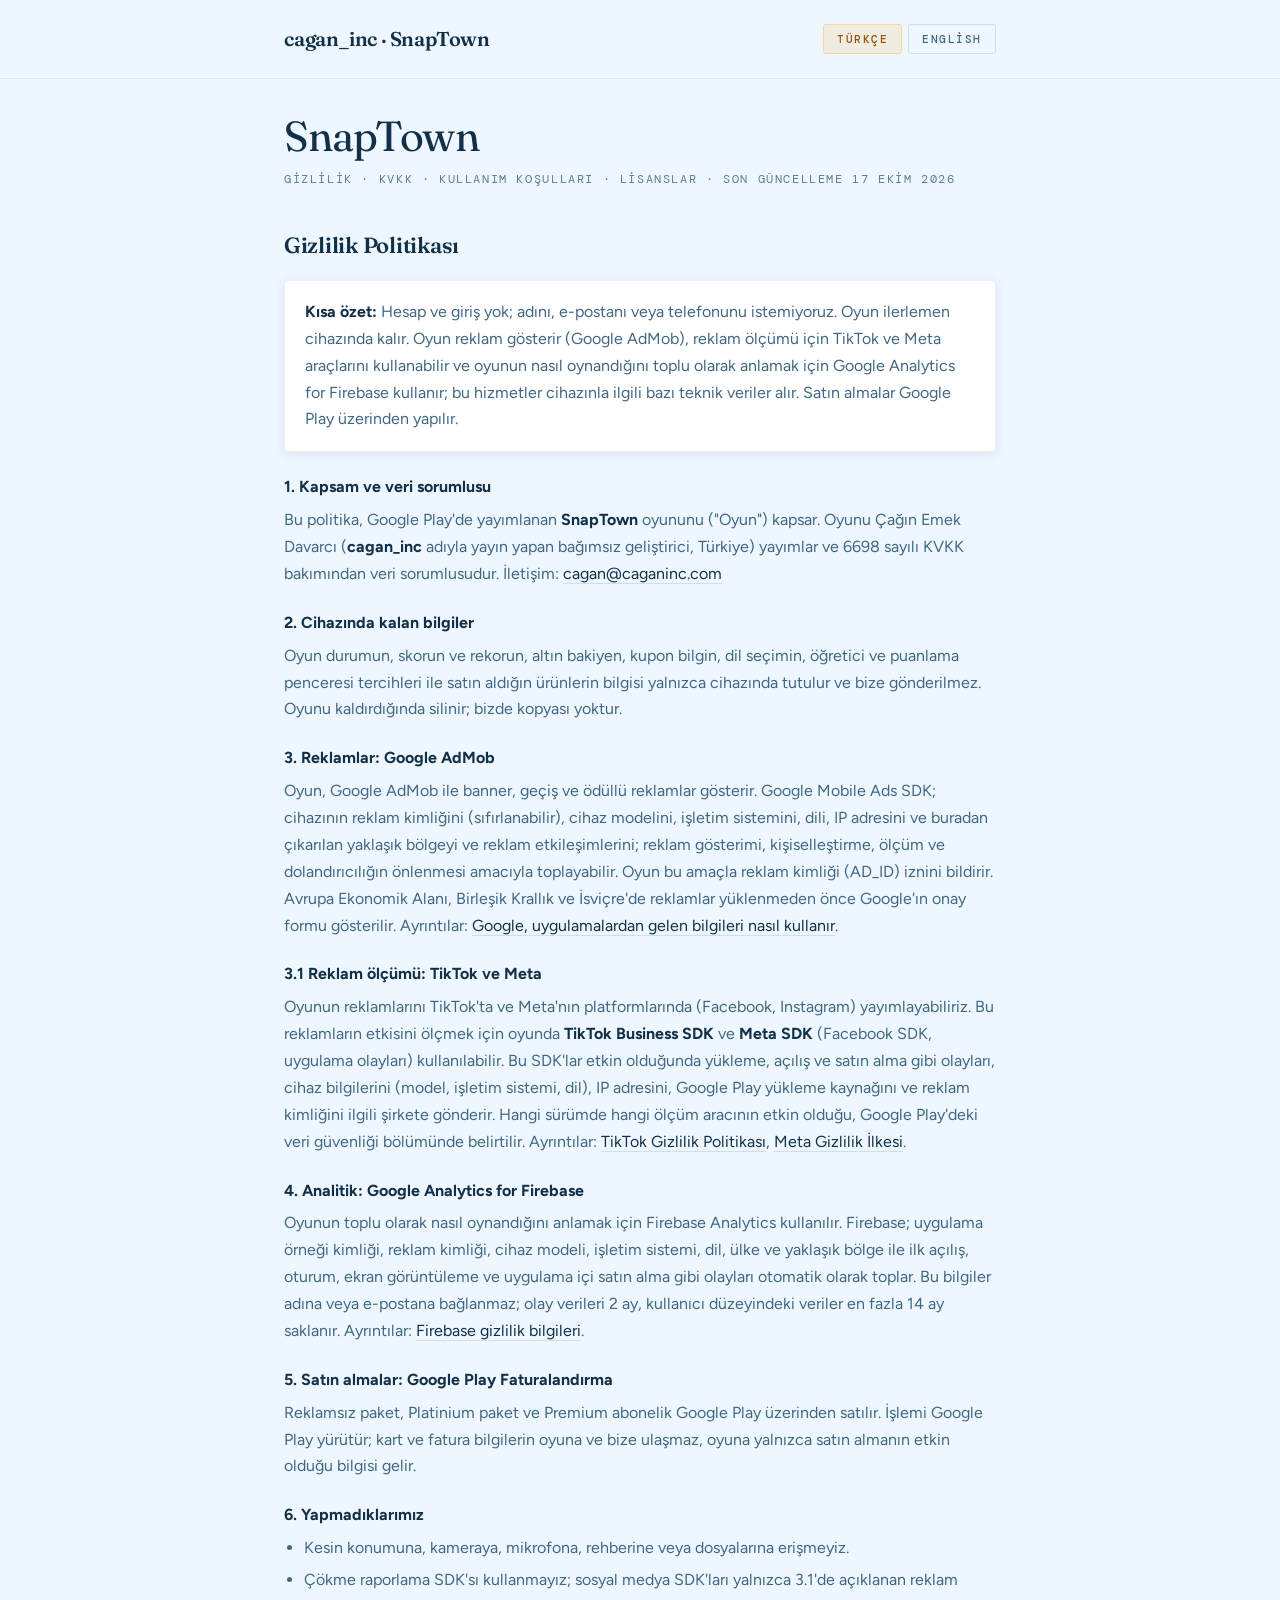
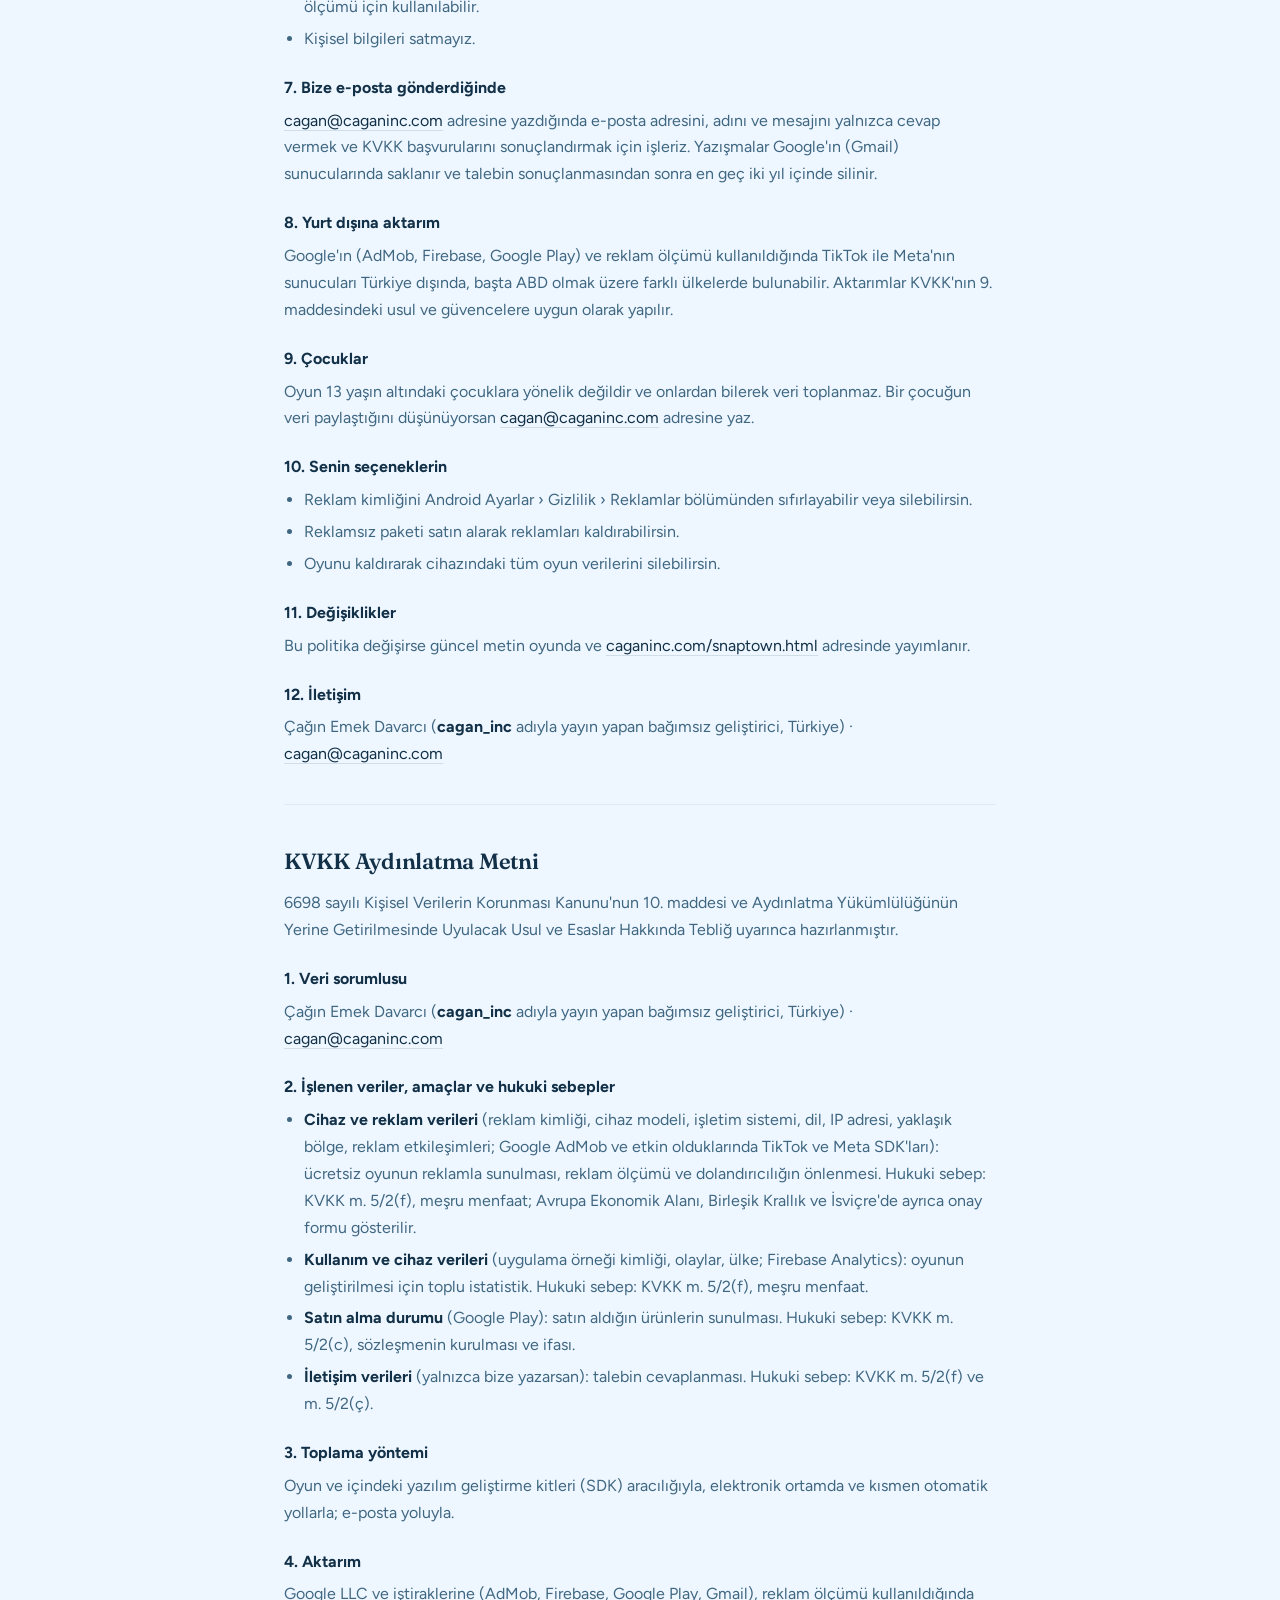
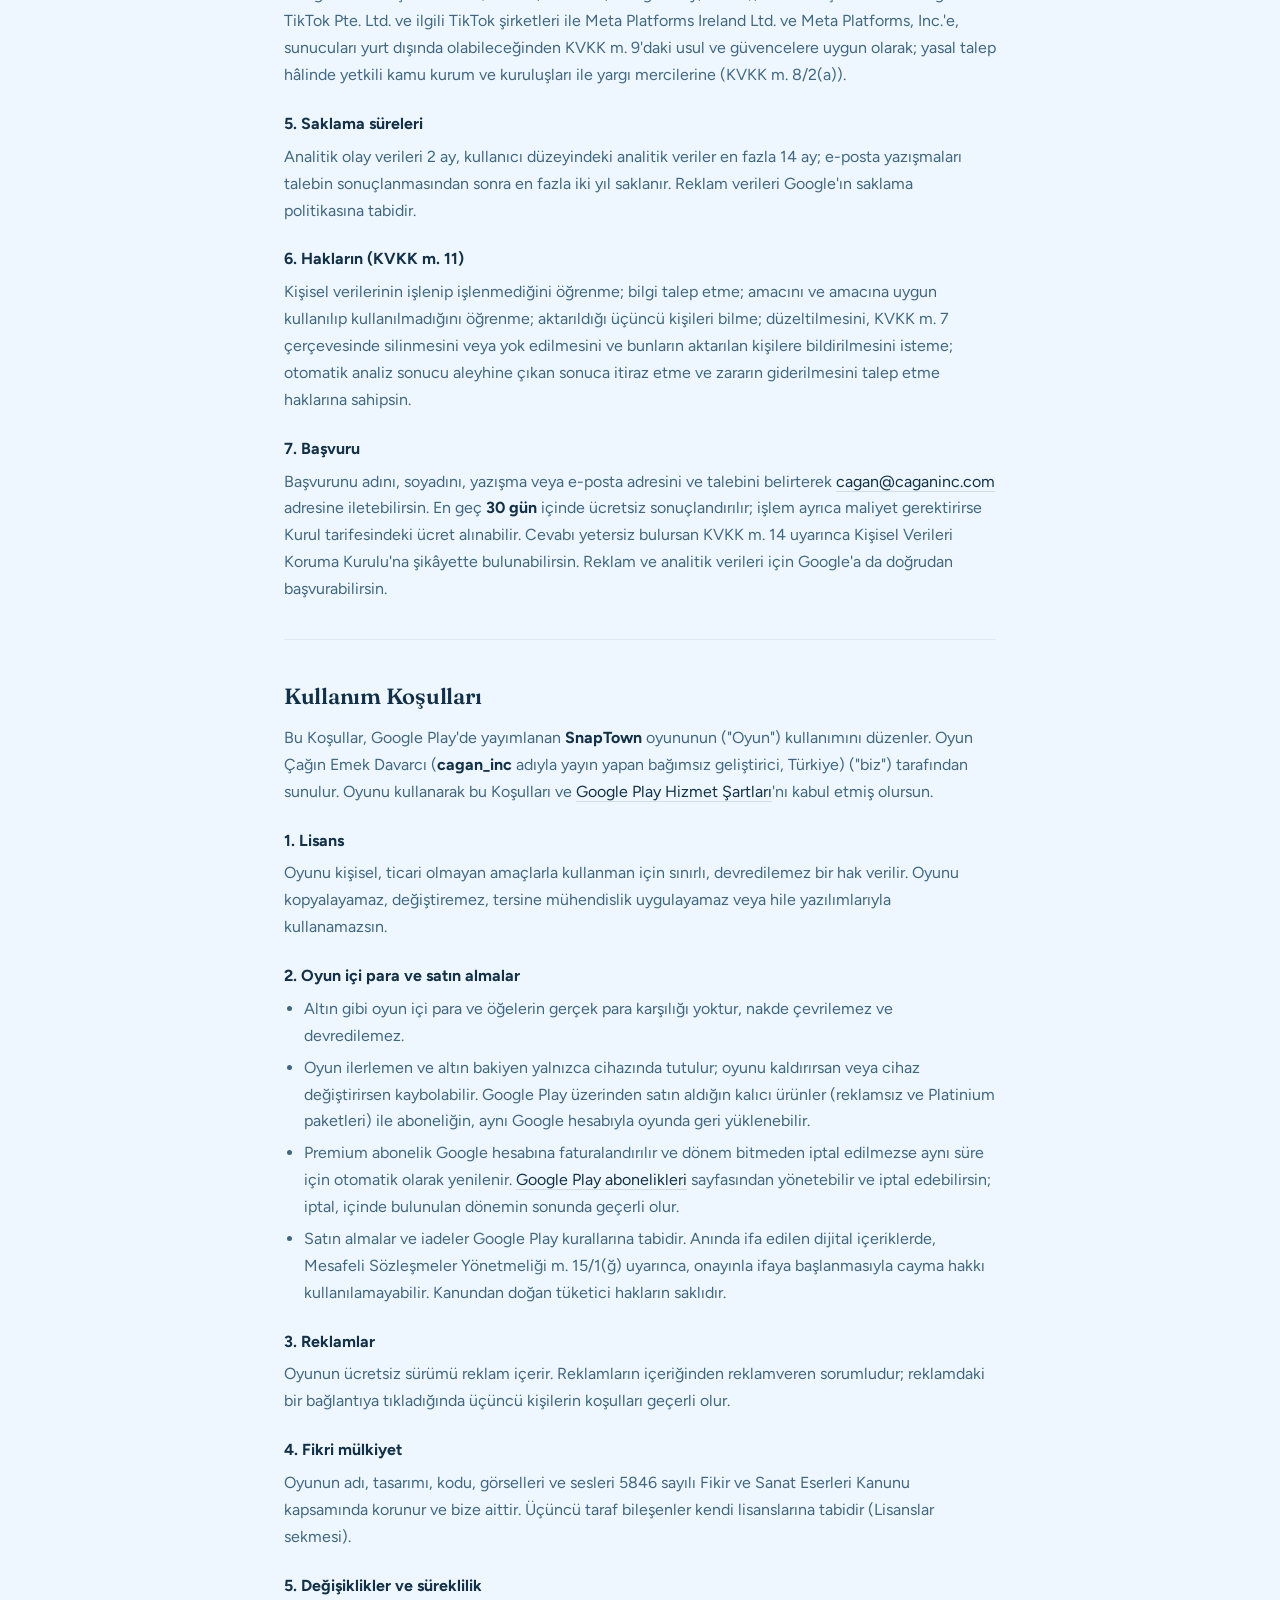
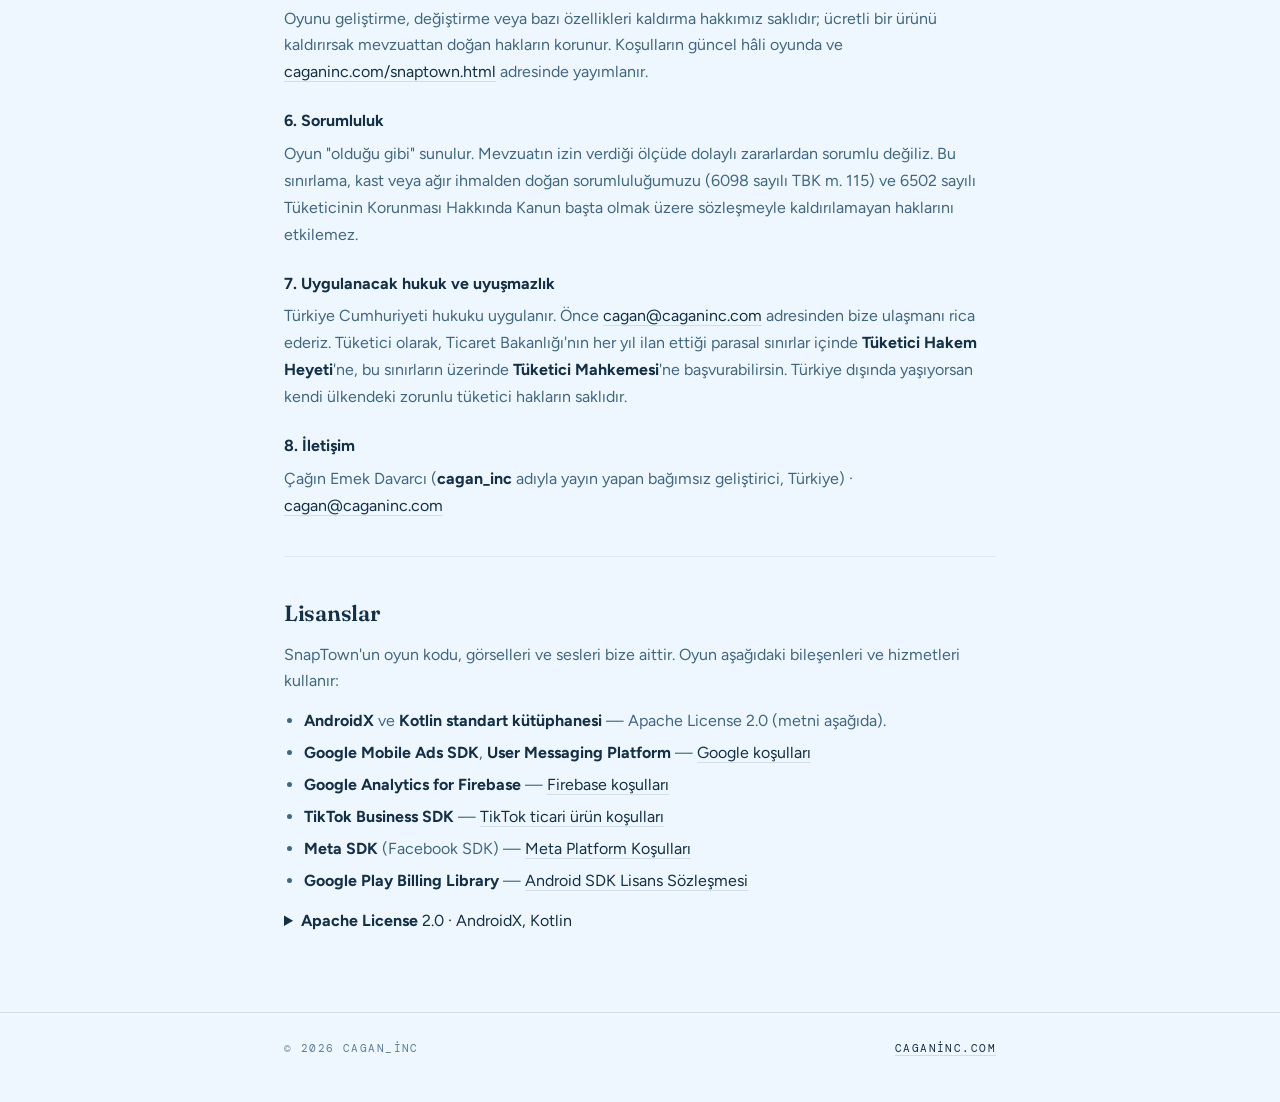
<file: snaptown.html>
<!doctype html>
<html lang="tr">
<head>
<meta charset="utf-8">
<meta name="viewport" content="width=device-width, initial-scale=1">
<title>SnapTown — Gizlilik, KVKK ve Koşullar / Privacy & Terms</title>
<meta name="description" content="SnapTown: Birleştirme Oyunu için gizlilik politikası, KVKK aydınlatma metni ve kullanım koşulları.">
<link rel="canonical" href="https://caganinc.com/snaptown.html">
<meta property="og:type" content="website">
<meta property="og:site_name" content="Cagan Inc">
<meta property="og:title" content="SnapTown: Birleştirme Oyunu — Gizlilik, KVKK ve Koşullar">
<meta property="og:description" content="SnapTown: Birleştirme Oyunu için gizlilik politikası, KVKK aydınlatma metni ve kullanım koşulları.">
<meta property="og:url" content="https://caganinc.com/snaptown.html">
<link rel="stylesheet" href="fonts/sayfa.css">
<style>
:root{
  --zemin:#eef7ff; --panel:#ffffff;
  --ink:#123047; --ink-2:#406782; --ink-3:#5b7e96;
  --cizgi:rgba(18,48,71,.13); --cizgi-2:rgba(18,48,71,.07);
  --altin:#ffb340; --altin-ink:#8f5309; --altin-yum:rgba(255,179,64,.16);
  --golge:rgba(28,74,112,.12);
}
@media (prefers-color-scheme: dark){
  :root:not([data-theme="light"]){
    --zemin:#081d2e; --panel:#0e2739;
    --ink:#e4f1fb; --ink-2:#a9c6da; --ink-3:#89aac1;
    --cizgi:rgba(196,224,244,.16); --cizgi-2:rgba(196,224,244,.08);
    --altin:#ffc465; --altin-ink:#ffd48c; --altin-yum:rgba(255,196,101,.14);
    --golge:rgba(0,0,0,.45);
  }
}
:root[data-theme="dark"]{
  --zemin:#081d2e; --panel:#0e2739;
  --ink:#e4f1fb; --ink-2:#a9c6da; --ink-3:#89aac1;
  --cizgi:rgba(196,224,244,.16); --cizgi-2:rgba(196,224,244,.08);
  --altin:#ffc465; --altin-ink:#ffd48c; --altin-yum:rgba(255,196,101,.14);
  --golge:rgba(0,0,0,.45);
}
*{box-sizing:border-box}
body{
  margin:0; background:var(--zemin); color:var(--ink);
  font-family:"Figtree",-apple-system,BlinkMacSystemFont,"Segoe UI",system-ui,sans-serif;
  font-size:16px; line-height:1.68; -webkit-font-smoothing:antialiased;
}
.sar{max-width:760px; margin:0 auto; padding:0 24px}
header{border-bottom:1px solid var(--cizgi-2); padding:22px 0; margin-bottom:8px}
header .sar{display:flex; align-items:center; justify-content:space-between; gap:16px; flex-wrap:wrap}
.marka{font-family:"Fraunces",Georgia,serif; font-weight:600; font-size:20px; letter-spacing:-.01em}
.diller{display:flex; gap:6px}
.diller button{
  font-family:"DM Mono",ui-monospace,monospace; font-size:11px; font-weight:500;
  letter-spacing:.14em; text-transform:uppercase; cursor:pointer;
  padding:7px 13px; border-radius:3px;
  background:transparent; color:var(--ink-2); border:1px solid var(--cizgi);
}
.diller button[aria-pressed="true"]{
  background:var(--altin-yum); color:var(--altin-ink);
  border-color:color-mix(in srgb, var(--altin) 40%, transparent);
}
main{padding:26px 0 70px}
h1{font-family:"Fraunces",Georgia,serif; font-weight:400; font-size:clamp(30px,5vw,42px);
   line-height:1.12; letter-spacing:-.022em; margin:0 0 10px; text-wrap:balance}
h2{font-family:"Fraunces",Georgia,serif; font-weight:600; font-size:22px;
   letter-spacing:-.012em; margin:38px 0 10px; text-wrap:balance}
h3{font-size:16px; font-weight:700; margin:22px 0 6px}
p,li{color:var(--ink-2)}
p{margin:0 0 13px}
ul{margin:0 0 13px; padding-left:20px}
li{margin:5px 0}
b,strong{color:var(--ink)}
a{color:var(--ink); text-decoration:none; border-bottom:1px solid var(--cizgi)}
a:hover{border-color:var(--altin)}
a:focus-visible,button:focus-visible{outline:2px solid var(--altin); outline-offset:3px; border-radius:2px}
.tarih{
  font-family:"DM Mono",ui-monospace,monospace; font-size:11.5px;
  letter-spacing:.14em; text-transform:uppercase; color:var(--ink-3); margin-bottom:26px;
}
.kutu{
  background:var(--panel); border:1px solid var(--cizgi-2);
  border-radius:5px; padding:18px 20px; margin:16px 0;
  box-shadow:0 2px 10px var(--golge);
}
.kutu p:last-child{margin-bottom:0}
table{width:100%; border-collapse:collapse; margin:14px 0; font-size:15px}
.kaydir{overflow-x:auto}
th,td{text-align:left; padding:10px 12px; border-bottom:1px solid var(--cizgi-2); vertical-align:top}
th{
  font-family:"DM Mono",ui-monospace,monospace; font-size:10.5px; font-weight:500;
  letter-spacing:.14em; text-transform:uppercase; color:var(--ink-3);
}
td{color:var(--ink-2)}
footer{border-top:1px solid var(--cizgi); padding:26px 0 44px}
footer .sar{display:flex; flex-wrap:wrap; gap:14px; justify-content:space-between; align-items:center}
.kunye{font-family:"DM Mono",ui-monospace,monospace; font-size:11px;
       letter-spacing:.13em; text-transform:uppercase; color:var(--ink-3)}
[hidden]{display:none !important}
</style>
<style>.note{background:var(--panel);border:1px solid var(--cizgi-2);border-radius:5px;padding:18px 20px;margin:16px 0;box-shadow:0 2px 10px var(--golge);color:var(--ink-2)}.muted{color:var(--ink-3)}hr{border:0;border-top:1px solid var(--cizgi-2);margin:36px 0}details{margin:8px 0}summary{cursor:pointer}pre{white-space:pre-wrap;overflow-wrap:anywhere;font-size:12px}</style>
</head>
<body>
<header><div class="sar"><span class="marka">cagan_inc · SnapTown</span><div class="diller"><button id="btnTr" aria-pressed="true">Türkçe</button><button id="btnEn" aria-pressed="false">English</button></div></div></header>
<main>
<section id="tr" class="sar">
<h1>SnapTown</h1>
<p class="tarih">Gizlilik · KVKK · Kullanım Koşulları · Lisanslar · Son güncelleme 17 Ekim 2026</p>

<h2>Gizlilik Politikası</h2>
<div class="note"><b>Kısa özet:</b> Hesap ve giriş yok; adını, e-postanı veya telefonunu istemiyoruz. Oyun ilerlemen cihazında kalır. Oyun reklam gösterir (Google AdMob), reklam ölçümü için TikTok ve Meta araçlarını kullanabilir ve oyunun nasıl oynandığını toplu olarak anlamak için Google Analytics for Firebase kullanır; bu hizmetler cihazınla ilgili bazı teknik veriler alır. Satın almalar Google Play üzerinden yapılır.</div>
<h3>1. Kapsam ve veri sorumlusu</h3>
<p>Bu politika, Google Play'de yayımlanan <b>SnapTown</b> oyununu ("Oyun") kapsar. Oyunu Çağın Emek Davarcı (<b>cagan_inc</b> adıyla yayın yapan bağımsız geliştirici, Türkiye) yayımlar ve 6698 sayılı KVKK bakımından veri sorumlusudur. İletişim: <a href="mailto:cagan@caganinc.com">cagan@caganinc.com</a></p>
<h3>2. Cihazında kalan bilgiler</h3>
<p>Oyun durumun, skorun ve rekorun, altın bakiyen, kupon bilgin, dil seçimin, öğretici ve puanlama penceresi tercihleri ile satın aldığın ürünlerin bilgisi yalnızca cihazında tutulur ve bize gönderilmez. Oyunu kaldırdığında silinir; bizde kopyası yoktur.</p>
<h3>3. Reklamlar: Google AdMob</h3>
<p>Oyun, Google AdMob ile banner, geçiş ve ödüllü reklamlar gösterir. Google Mobile Ads SDK; cihazının reklam kimliğini (sıfırlanabilir), cihaz modelini, işletim sistemini, dili, IP adresini ve buradan çıkarılan yaklaşık bölgeyi ve reklam etkileşimlerini; reklam gösterimi, kişiselleştirme, ölçüm ve dolandırıcılığın önlenmesi amacıyla toplayabilir. Oyun bu amaçla reklam kimliği (AD_ID) iznini bildirir. Avrupa Ekonomik Alanı, Birleşik Krallık ve İsviçre'de reklamlar yüklenmeden önce Google'ın onay formu gösterilir. Ayrıntılar: <a href="https://policies.google.com/technologies/partner-sites" target="_blank" rel="noopener">Google, uygulamalardan gelen bilgileri nasıl kullanır</a>.</p>
<h3>3.1 Reklam ölçümü: TikTok ve Meta</h3>
<p>Oyunun reklamlarını TikTok'ta ve Meta'nın platformlarında (Facebook, Instagram) yayımlayabiliriz. Bu reklamların etkisini ölçmek için oyunda <b>TikTok Business SDK</b> ve <b>Meta SDK</b> (Facebook SDK, uygulama olayları) kullanılabilir. Bu SDK'lar etkin olduğunda yükleme, açılış ve satın alma gibi olayları, cihaz bilgilerini (model, işletim sistemi, dil), IP adresini, Google Play yükleme kaynağını ve reklam kimliğini ilgili şirkete gönderir. Hangi sürümde hangi ölçüm aracının etkin olduğu, Google Play'deki veri güvenliği bölümünde belirtilir. Ayrıntılar: <a href="https://www.tiktok.com/legal/page/global/privacy-policy/en" target="_blank" rel="noopener">TikTok Gizlilik Politikası</a>, <a href="https://www.facebook.com/privacy/policy/" target="_blank" rel="noopener">Meta Gizlilik İlkesi</a>.</p>
<h3>4. Analitik: Google Analytics for Firebase</h3>
<p>Oyunun toplu olarak nasıl oynandığını anlamak için Firebase Analytics kullanılır. Firebase; uygulama örneği kimliği, reklam kimliği, cihaz modeli, işletim sistemi, dil, ülke ve yaklaşık bölge ile ilk açılış, oturum, ekran görüntüleme ve uygulama içi satın alma gibi olayları otomatik olarak toplar. Bu bilgiler adına veya e-postana bağlanmaz; olay verileri 2 ay, kullanıcı düzeyindeki veriler en fazla 14 ay saklanır. Ayrıntılar: <a href="https://firebase.google.com/support/privacy" target="_blank" rel="noopener">Firebase gizlilik bilgileri</a>.</p>
<h3>5. Satın almalar: Google Play Faturalandırma</h3>
<p>Reklamsız paket, Platinium paket ve Premium abonelik Google Play üzerinden satılır. İşlemi Google Play yürütür; kart ve fatura bilgilerin oyuna ve bize ulaşmaz, oyuna yalnızca satın almanın etkin olduğu bilgisi gelir.</p>
<h3>6. Yapmadıklarımız</h3>
<ul><li>Kesin konumuna, kameraya, mikrofona, rehberine veya dosyalarına erişmeyiz.</li><li>Çökme raporlama SDK'sı kullanmayız; sosyal medya SDK'ları yalnızca 3.1'de açıklanan reklam ölçümü için kullanılabilir.</li><li>Kişisel bilgileri satmayız.</li></ul>
<h3>7. Bize e-posta gönderdiğinde</h3>
<p><a href="mailto:cagan@caganinc.com">cagan@caganinc.com</a> adresine yazdığında e-posta adresini, adını ve mesajını yalnızca cevap vermek ve KVKK başvurularını sonuçlandırmak için işleriz. Yazışmalar Google'ın (Gmail) sunucularında saklanır ve talebin sonuçlanmasından sonra en geç iki yıl içinde silinir.</p>
<h3>8. Yurt dışına aktarım</h3>
<p>Google'ın (AdMob, Firebase, Google Play) ve reklam ölçümü kullanıldığında TikTok ile Meta'nın sunucuları Türkiye dışında, başta ABD olmak üzere farklı ülkelerde bulunabilir. Aktarımlar KVKK'nın 9. maddesindeki usul ve güvencelere uygun olarak yapılır.</p>
<h3>9. Çocuklar</h3>
<p>Oyun 13 yaşın altındaki çocuklara yönelik değildir ve onlardan bilerek veri toplanmaz. Bir çocuğun veri paylaştığını düşünüyorsan <a href="mailto:cagan@caganinc.com">cagan@caganinc.com</a> adresine yaz.</p>
<h3>10. Senin seçeneklerin</h3>
<ul><li>Reklam kimliğini Android Ayarlar › Gizlilik › Reklamlar bölümünden sıfırlayabilir veya silebilirsin.</li><li>Reklamsız paketi satın alarak reklamları kaldırabilirsin.</li><li>Oyunu kaldırarak cihazındaki tüm oyun verilerini silebilirsin.</li></ul>
<h3>11. Değişiklikler</h3>
<p>Bu politika değişirse güncel metin oyunda ve <a href="https://caganinc.com/snaptown.html" target="_blank" rel="noopener">caganinc.com/snaptown.html</a> adresinde yayımlanır.</p>
<h3>12. İletişim</h3>
<p>Çağın Emek Davarcı (<b>cagan_inc</b> adıyla yayın yapan bağımsız geliştirici, Türkiye) · <a href="mailto:cagan@caganinc.com">cagan@caganinc.com</a></p>
<hr>

<h2>KVKK Aydınlatma Metni</h2>
<p>6698 sayılı Kişisel Verilerin Korunması Kanunu'nun 10. maddesi ve Aydınlatma Yükümlülüğünün Yerine Getirilmesinde Uyulacak Usul ve Esaslar Hakkında Tebliğ uyarınca hazırlanmıştır.</p>
<h3>1. Veri sorumlusu</h3>
<p>Çağın Emek Davarcı (<b>cagan_inc</b> adıyla yayın yapan bağımsız geliştirici, Türkiye) · <a href="mailto:cagan@caganinc.com">cagan@caganinc.com</a></p>
<h3>2. İşlenen veriler, amaçlar ve hukuki sebepler</h3>
<ul>
<li><b>Cihaz ve reklam verileri</b> (reklam kimliği, cihaz modeli, işletim sistemi, dil, IP adresi, yaklaşık bölge, reklam etkileşimleri; Google AdMob ve etkin olduklarında TikTok ve Meta SDK'ları): ücretsiz oyunun reklamla sunulması, reklam ölçümü ve dolandırıcılığın önlenmesi. Hukuki sebep: KVKK m. 5/2(f), meşru menfaat; Avrupa Ekonomik Alanı, Birleşik Krallık ve İsviçre'de ayrıca onay formu gösterilir.</li>
<li><b>Kullanım ve cihaz verileri</b> (uygulama örneği kimliği, olaylar, ülke; Firebase Analytics): oyunun geliştirilmesi için toplu istatistik. Hukuki sebep: KVKK m. 5/2(f), meşru menfaat.</li>
<li><b>Satın alma durumu</b> (Google Play): satın aldığın ürünlerin sunulması. Hukuki sebep: KVKK m. 5/2(c), sözleşmenin kurulması ve ifası.</li>
<li><b>İletişim verileri</b> (yalnızca bize yazarsan): talebin cevaplanması. Hukuki sebep: KVKK m. 5/2(f) ve m. 5/2(ç).</li>
</ul>
<h3>3. Toplama yöntemi</h3>
<p>Oyun ve içindeki yazılım geliştirme kitleri (SDK) aracılığıyla, elektronik ortamda ve kısmen otomatik yollarla; e-posta yoluyla.</p>
<h3>4. Aktarım</h3>
<p>Google LLC ve iştiraklerine (AdMob, Firebase, Google Play, Gmail), reklam ölçümü kullanıldığında TikTok Pte. Ltd. ve ilgili TikTok şirketleri ile Meta Platforms Ireland Ltd. ve Meta Platforms, Inc.'e, sunucuları yurt dışında olabileceğinden KVKK m. 9'daki usul ve güvencelere uygun olarak; yasal talep hâlinde yetkili kamu kurum ve kuruluşları ile yargı mercilerine (KVKK m. 8/2(a)).</p>
<h3>5. Saklama süreleri</h3>
<p>Analitik olay verileri 2 ay, kullanıcı düzeyindeki analitik veriler en fazla 14 ay; e-posta yazışmaları talebin sonuçlanmasından sonra en fazla iki yıl saklanır. Reklam verileri Google'ın saklama politikasına tabidir.</p>
<h3>6. Hakların (KVKK m. 11)</h3>
<p>Kişisel verilerinin işlenip işlenmediğini öğrenme; bilgi talep etme; amacını ve amacına uygun kullanılıp kullanılmadığını öğrenme; aktarıldığı üçüncü kişileri bilme; düzeltilmesini, KVKK m. 7 çerçevesinde silinmesini veya yok edilmesini ve bunların aktarılan kişilere bildirilmesini isteme; otomatik analiz sonucu aleyhine çıkan sonuca itiraz etme ve zararın giderilmesini talep etme haklarına sahipsin.</p>
<h3>7. Başvuru</h3>
<p>Başvurunu adını, soyadını, yazışma veya e-posta adresini ve talebini belirterek <a href="mailto:cagan@caganinc.com">cagan@caganinc.com</a> adresine iletebilirsin. En geç <b>30 gün</b> içinde ücretsiz sonuçlandırılır; işlem ayrıca maliyet gerektirirse Kurul tarifesindeki ücret alınabilir. Cevabı yetersiz bulursan KVKK m. 14 uyarınca Kişisel Verileri Koruma Kurulu'na şikâyette bulunabilirsin. Reklam ve analitik verileri için Google'a da doğrudan başvurabilirsin.</p>
<hr>

<h2>Kullanım Koşulları</h2>
<p>Bu Koşullar, Google Play'de yayımlanan <b>SnapTown</b> oyununun ("Oyun") kullanımını düzenler. Oyun Çağın Emek Davarcı (<b>cagan_inc</b> adıyla yayın yapan bağımsız geliştirici, Türkiye) ("biz") tarafından sunulur. Oyunu kullanarak bu Koşulları ve <a href="https://play.google.com/about/play-terms/" target="_blank" rel="noopener">Google Play Hizmet Şartları</a>'nı kabul etmiş olursun.</p>
<h3>1. Lisans</h3>
<p>Oyunu kişisel, ticari olmayan amaçlarla kullanman için sınırlı, devredilemez bir hak verilir. Oyunu kopyalayamaz, değiştiremez, tersine mühendislik uygulayamaz veya hile yazılımlarıyla kullanamazsın.</p>
<h3>2. Oyun içi para ve satın almalar</h3>
<ul>
<li>Altın gibi oyun içi para ve öğelerin gerçek para karşılığı yoktur, nakde çevrilemez ve devredilemez.</li>
<li>Oyun ilerlemen ve altın bakiyen yalnızca cihazında tutulur; oyunu kaldırırsan veya cihaz değiştirirsen kaybolabilir. Google Play üzerinden satın aldığın kalıcı ürünler (reklamsız ve Platinium paketleri) ile aboneliğin, aynı Google hesabıyla oyunda geri yüklenebilir.</li>
<li>Premium abonelik Google hesabına faturalandırılır ve dönem bitmeden iptal edilmezse aynı süre için otomatik olarak yenilenir. <a href="https://play.google.com/store/account/subscriptions" target="_blank" rel="noopener">Google Play abonelikleri</a> sayfasından yönetebilir ve iptal edebilirsin; iptal, içinde bulunulan dönemin sonunda geçerli olur.</li>
<li>Satın almalar ve iadeler Google Play kurallarına tabidir. Anında ifa edilen dijital içeriklerde, Mesafeli Sözleşmeler Yönetmeliği m. 15/1(ğ) uyarınca, onayınla ifaya başlanmasıyla cayma hakkı kullanılamayabilir. Kanundan doğan tüketici hakların saklıdır.</li>
</ul>
<h3>3. Reklamlar</h3>
<p>Oyunun ücretsiz sürümü reklam içerir. Reklamların içeriğinden reklamveren sorumludur; reklamdaki bir bağlantıya tıkladığında üçüncü kişilerin koşulları geçerli olur.</p>
<h3>4. Fikri mülkiyet</h3>
<p>Oyunun adı, tasarımı, kodu, görselleri ve sesleri 5846 sayılı Fikir ve Sanat Eserleri Kanunu kapsamında korunur ve bize aittir. Üçüncü taraf bileşenler kendi lisanslarına tabidir (Lisanslar sekmesi).</p>
<h3>5. Değişiklikler ve süreklilik</h3>
<p>Oyunu geliştirme, değiştirme veya bazı özellikleri kaldırma hakkımız saklıdır; ücretli bir ürünü kaldırırsak mevzuattan doğan hakların korunur. Koşulların güncel hâli oyunda ve <a href="https://caganinc.com/snaptown.html" target="_blank" rel="noopener">caganinc.com/snaptown.html</a> adresinde yayımlanır.</p>
<h3>6. Sorumluluk</h3>
<p>Oyun "olduğu gibi" sunulur. Mevzuatın izin verdiği ölçüde dolaylı zararlardan sorumlu değiliz. Bu sınırlama, kast veya ağır ihmalden doğan sorumluluğumuzu (6098 sayılı TBK m. 115) ve 6502 sayılı Tüketicinin Korunması Hakkında Kanun başta olmak üzere sözleşmeyle kaldırılamayan haklarını etkilemez.</p>
<h3>7. Uygulanacak hukuk ve uyuşmazlık</h3>
<p>Türkiye Cumhuriyeti hukuku uygulanır. Önce <a href="mailto:cagan@caganinc.com">cagan@caganinc.com</a> adresinden bize ulaşmanı rica ederiz. Tüketici olarak, Ticaret Bakanlığı'nın her yıl ilan ettiği parasal sınırlar içinde <b>Tüketici Hakem Heyeti</b>'ne, bu sınırların üzerinde <b>Tüketici Mahkemesi</b>'ne başvurabilirsin. Türkiye dışında yaşıyorsan kendi ülkendeki zorunlu tüketici hakların saklıdır.</p>
<h3>8. İletişim</h3>
<p>Çağın Emek Davarcı (<b>cagan_inc</b> adıyla yayın yapan bağımsız geliştirici, Türkiye) · <a href="mailto:cagan@caganinc.com">cagan@caganinc.com</a></p>
<hr>

<h2>Lisanslar</h2>
<p>SnapTown'un oyun kodu, görselleri ve sesleri bize aittir. Oyun aşağıdaki bileşenleri ve hizmetleri kullanır:</p>
<ul>
<li><b>AndroidX</b> ve <b>Kotlin standart kütüphanesi</b> — Apache License 2.0 (metni aşağıda).</li>
<li><b>Google Mobile Ads SDK</b>, <b>User Messaging Platform</b> — <a href="https://developers.google.com/admob/terms" target="_blank" rel="noopener">Google koşulları</a></li>
<li><b>Google Analytics for Firebase</b> — <a href="https://firebase.google.com/terms" target="_blank" rel="noopener">Firebase koşulları</a></li>
<li><b>TikTok Business SDK</b> — <a href="https://ads.tiktok.com/i18n/official/policy/business-products-terms" target="_blank" rel="noopener">TikTok ticari ürün koşulları</a></li>
<li><b>Meta SDK</b> (Facebook SDK) — <a href="https://developers.facebook.com/terms/" target="_blank" rel="noopener">Meta Platform Koşulları</a></li>
<li><b>Google Play Billing Library</b> — <a href="https://developer.android.com/studio/terms" target="_blank" rel="noopener">Android SDK Lisans Sözleşmesi</a></li>
</ul>
<details><summary><b>Apache License</b> 2.0 · AndroidX, Kotlin</summary><pre>Apache License

Version 2.0, January 2004

http://www.apache.org/licenses/ 

TERMS AND CONDITIONS FOR USE, REPRODUCTION, AND DISTRIBUTION

1. Definitions.

"License" shall mean the terms and conditions for use, reproduction, and distribution as defined by Sections 1 through 9 of this document.

"Licensor" shall mean the copyright owner or entity authorized by the copyright owner that is granting the License.

"Legal Entity" shall mean the union of the acting entity and all other entities that control, are controlled by, or are under common control with that entity. For the purposes of this definition, "control" means (i) the power, direct or indirect, to cause the direction or management of such entity, whether by contract or otherwise, or (ii) ownership of fifty percent (50%) or more of the outstanding shares, or (iii) beneficial ownership of such entity.

"You" (or "Your") shall mean an individual or Legal Entity exercising permissions granted by this License.

"Source" form shall mean the preferred form for making modifications, including but not limited to software source code, documentation source, and configuration files.

"Object" form shall mean any form resulting from mechanical transformation or translation of a Source form, including but not limited to compiled object code, generated documentation, and conversions to other media types.

"Work" shall mean the work of authorship, whether in Source or Object form, made available under the License, as indicated by a copyright notice that is included in or attached to the work (an example is provided in the Appendix below).

"Derivative Works" shall mean any work, whether in Source or Object form, that is based on (or derived from) the Work and for which the editorial revisions, annotations, elaborations, or other modifications represent, as a whole, an original work of authorship. For the purposes of this License, Derivative Works shall not include works that remain separable from, or merely link (or bind by name) to the interfaces of, the Work and Derivative Works thereof.

"Contribution" shall mean any work of authorship, including the original version of the Work and any modifications or additions to that Work or Derivative Works thereof, that is intentionally submitted to Licensor for inclusion in the Work by the copyright owner or by an individual or Legal Entity authorized to submit on behalf of the copyright owner. For the purposes of this definition, "submitted" means any form of electronic, verbal, or written communication sent to the Licensor or its representatives, including but not limited to communication on electronic mailing lists, source code control systems, and issue tracking systems that are managed by, or on behalf of, the Licensor for the purpose of discussing and improving the Work, but excluding communication that is conspicuously marked or otherwise designated in writing by the copyright owner as "Not a Contribution."

"Contributor" shall mean Licensor and any individual or Legal Entity on behalf of whom a Contribution has been received by Licensor and subsequently incorporated within the Work.

2. Grant of Copyright License. Subject to the terms and conditions of this License, each Contributor hereby grants to You a perpetual, worldwide, non-exclusive, no-charge, royalty-free, irrevocable copyright license to reproduce, prepare Derivative Works of, publicly display, publicly perform, sublicense, and distribute the Work and such Derivative Works in Source or Object form.

3. Grant of Patent License. Subject to the terms and conditions of this License, each Contributor hereby grants to You a perpetual, worldwide, non-exclusive, no-charge, royalty-free, irrevocable (except as stated in this section) patent license to make, have made, use, offer to sell, sell, import, and otherwise transfer the Work, where such license applies only to those patent claims licensable by such Contributor that are necessarily infringed by their Contribution(s) alone or by combination of their Contribution(s) with the Work to which such Contribution(s) was submitted. If You institute patent litigation against any entity (including a cross-claim or counterclaim in a lawsuit) alleging that the Work or a Contribution incorporated within the Work constitutes direct or contributory patent infringement, then any patent licenses granted to You under this License for that Work shall terminate as of the date such litigation is filed.

4. Redistribution. You may reproduce and distribute copies of the Work or Derivative Works thereof in any medium, with or without modifications, and in Source or Object form, provided that You meet the following conditions:

You must give any other recipients of the Work or Derivative Works a copy of this License; and

You must cause any modified files to carry prominent notices stating that You changed the files; and

You must retain, in the Source form of any Derivative Works that You distribute, all copyright, patent, trademark, and attribution notices from the Source form of the Work, excluding those notices that do not pertain to any part of the Derivative Works; and

If the Work includes a "NOTICE" text file as part of its distribution, then any Derivative Works that You distribute must include a readable copy of the attribution notices contained within such NOTICE file, excluding those notices that do not pertain to any part of the Derivative Works, in at least one of the following places: within a NOTICE text file distributed as part of the Derivative Works; within the Source form or documentation, if provided along with the Derivative Works; or, within a display generated by the Derivative Works, if and wherever such third-party notices normally appear. The contents of the NOTICE file are for informational purposes only and do not modify the License. You may add Your own attribution notices within Derivative Works that You distribute, alongside or as an addendum to the NOTICE text from the Work, provided that such additional attribution notices cannot be construed as modifying the License. You may add Your own copyright statement to Your modifications and may provide additional or different license terms and conditions for use, reproduction, or distribution of Your modifications, or for any such Derivative Works as a whole, provided Your use, reproduction, and distribution of the Work otherwise complies with the conditions stated in this License.

5. Submission of Contributions. Unless You explicitly state otherwise, any Contribution intentionally submitted for inclusion in the Work by You to the Licensor shall be under the terms and conditions of this License, without any additional terms or conditions. Notwithstanding the above, nothing herein shall supersede or modify the terms of any separate license agreement you may have executed with Licensor regarding such Contributions.

6. Trademarks. This License does not grant permission to use the trade names, trademarks, service marks, or product names of the Licensor, except as required for reasonable and customary use in describing the origin of the Work and reproducing the content of the NOTICE file.

7. Disclaimer of Warranty. Unless required by applicable law or agreed to in writing, Licensor provides the Work (and each Contributor provides its Contributions) on an "AS IS" BASIS, WITHOUT WARRANTIES OR CONDITIONS OF ANY KIND, either express or implied, including, without limitation, any warranties or conditions of TITLE, NON-INFRINGEMENT, MERCHANTABILITY, or FITNESS FOR A PARTICULAR PURPOSE. You are solely responsible for determining the appropriateness of using or redistributing the Work and assume any risks associated with Your exercise of permissions under this License.

8. Limitation of Liability. In no event and under no legal theory, whether in tort (including negligence), contract, or otherwise, unless required by applicable law (such as deliberate and grossly negligent acts) or agreed to in writing, shall any Contributor be liable to You for damages, including any direct, indirect, special, incidental, or consequential damages of any character arising as a result of this License or out of the use or inability to use the Work (including but not limited to damages for loss of goodwill, work stoppage, computer failure or malfunction, or any and all other commercial damages or losses), even if such Contributor has been advised of the possibility of such damages.

9. Accepting Warranty or Additional Liability. While redistributing the Work or Derivative Works thereof, You may choose to offer, and charge a fee for, acceptance of support, warranty, indemnity, or other liability obligations and/or rights consistent with this License. However, in accepting such obligations, You may act only on Your own behalf and on Your sole responsibility, not on behalf of any other Contributor, and only if You agree to indemnify, defend, and hold each Contributor harmless for any liability incurred by, or claims asserted against, such Contributor by reason of your accepting any such warranty or additional liability.

END OF TERMS AND CONDITIONS</pre></details>
</section>
<section id="en" class="sar" hidden>
<h1>SnapTown</h1>
<p class="tarih">Privacy · KVKK · Terms · Licenses · Last updated 17 October 2026</p>

<h2>Privacy Policy</h2>
<div class="note"><b>In short:</b> No account and no sign-in; we never ask for your name, email or phone number. Your progress stays on your device. The game shows ads (Google AdMob), may use TikTok and Meta tools for ad measurement, and uses Google Analytics for Firebase to understand, in aggregate, how it is played; these services receive some technical data about your device. Purchases are made through Google Play.</div>
<h3>1. Scope and data controller</h3>
<p>This policy covers the <b>SnapTown</b> game (the "Game") on Google Play, published by Çağın Emek Davarcı, an independent developer trading as <b>cagan_inc</b> in Türkiye, the data controller under Turkish Personal Data Protection Law No. 6698 ("KVKK"). Contact: <a href="mailto:cagan@caganinc.com">cagan@caganinc.com</a></p>
<h3>2. Information that stays on your device</h3>
<p>Your game state, score and best score, gold balance, coupon status, language, tutorial and rating-prompt choices, and which products you bought are kept only on your device and never sent to us. They are deleted when you uninstall the Game; we keep no copy.</p>
<h3>3. Ads: Google AdMob</h3>
<p>The Game shows banner, interstitial and rewarded ads through Google AdMob. The Google Mobile Ads SDK may collect the resettable advertising ID, device model, operating system, language, IP address and the approximate region derived from it, and ad interactions, for ad delivery, personalisation, measurement and fraud prevention. The Game declares the advertising ID (AD_ID) permission for this. In the EEA, the UK and Switzerland, Google's consent form is shown before ads load. Details: <a href="https://policies.google.com/technologies/partner-sites" target="_blank" rel="noopener">How Google uses information from apps</a>.</p>
<h3>3.1 Ad measurement: TikTok and Meta</h3>
<p>We may advertise the Game on TikTok and on Meta's platforms (Facebook, Instagram). To measure these ads, the Game may use the <b>TikTok Business SDK</b> and the <b>Meta SDK</b> (Facebook SDK, app events). When enabled, these SDKs send events such as install, app open and purchases, device information (model, OS, language), IP address, the Google Play install source and the advertising ID to the respective company. Which tools are active in a given version is shown in the data safety section on Google Play. Details: <a href="https://www.tiktok.com/legal/page/global/privacy-policy/en" target="_blank" rel="noopener">TikTok Privacy Policy</a>, <a href="https://www.facebook.com/privacy/policy/" target="_blank" rel="noopener">Meta Privacy Policy</a>.</p>
<h3>4. Analytics: Google Analytics for Firebase</h3>
<p>Firebase Analytics helps us understand, in aggregate, how the Game is played. It automatically collects the app instance ID, the advertising ID, device model, OS, language, country and approximate region, and events such as first open, sessions, screen views and in-app purchases. This is not linked to your name or email and event data is kept for 2 months, user-level data for up to 14 months. Details: <a href="https://firebase.google.com/support/privacy" target="_blank" rel="noopener">Firebase privacy information</a>.</p>
<h3>5. Purchases: Google Play Billing</h3>
<p>The ad-free pack, the Platinium pack and the Premium subscription are sold through Google Play. Google Play handles the transaction; your card and billing details never reach the Game or us; the Game only learns that a purchase is active.</p>
<h3>6. What we do not do</h3>
<ul><li>We do not access your precise location, camera, microphone, contacts or files.</li><li>We use no crash-reporting SDK; social media SDKs may be used only for the ad measurement described in 3.1.</li><li>We do not sell personal information.</li></ul>
<h3>7. When you email us</h3>
<p>When you write to <a href="mailto:cagan@caganinc.com">cagan@caganinc.com</a>, we process your email address, name and message only to reply and handle KVKK requests. Emails are stored by Google (Gmail) and deleted within two years after your request is closed.</p>
<h3>8. International transfers</h3>
<p>The servers of Google (AdMob, Firebase, Google Play) and, when ad measurement is used, TikTok and Meta may be located outside Türkiye, mainly in the United States. Transfers follow the procedures and safeguards of KVKK Article 9.</p>
<h3>9. Children</h3>
<p>The Game is not directed at children under 13, and we do not knowingly collect their data. If you believe a child has shared data, write to <a href="mailto:cagan@caganinc.com">cagan@caganinc.com</a>.</p>
<h3>10. Your choices</h3>
<ul><li>Reset or delete the advertising ID in Android Settings › Privacy › Ads.</li><li>Remove ads by buying the ad-free pack.</li><li>Uninstall the Game to delete all game data on your device.</li></ul>
<h3>11. Changes</h3>
<p>If this policy changes, the current version is published in the Game and at <a href="https://caganinc.com/snaptown.html" target="_blank" rel="noopener">caganinc.com/snaptown.html</a>.</p>
<h3>12. Contact</h3>
<p>Çağın Emek Davarcı, an independent developer trading as <b>cagan_inc</b> in Türkiye · <a href="mailto:cagan@caganinc.com">cagan@caganinc.com</a></p>
<hr>

<h2>KVKK Information Notice</h2>
<p>Prepared under Article 10 of Turkish Personal Data Protection Law No. 6698 ("KVKK") and the Communiqué on the Obligation to Inform.</p>
<h3>1. Data controller</h3>
<p>Çağın Emek Davarcı, an independent developer trading as <b>cagan_inc</b> in Türkiye · <a href="mailto:cagan@caganinc.com">cagan@caganinc.com</a></p>
<h3>2. Data, purposes and legal bases</h3>
<ul>
<li><b>Device and ad data</b> (advertising ID, device model, OS, language, IP address, approximate region, ad interactions; Google AdMob and, when enabled, the TikTok and Meta SDKs): providing the free game with ads, measurement and fraud prevention. Legal basis: legitimate interest, Art. 5/2(f); a consent form is also shown in the EEA, UK and Switzerland.</li>
<li><b>Usage and device data</b> (app instance ID, events, country; Firebase Analytics): aggregate statistics to improve the Game. Legal basis: legitimate interest, Art. 5/2(f).</li>
<li><b>Purchase status</b> (Google Play): providing what you bought. Legal basis: performance of a contract, Art. 5/2(c).</li>
<li><b>Contact data</b> (only if you write to us): answering you. Legal bases: Art. 5/2(f) and 5/2(ç).</li>
</ul>
<h3>3. Collection method</h3>
<p>Electronically, partly by automated means, through the Game and its SDKs, and by email.</p>
<h3>4. Transfers</h3>
<p>To Google LLC and affiliates (AdMob, Firebase, Google Play, Gmail) and, when ad measurement is used, TikTok Pte. Ltd. and related companies and Meta Platforms Ireland Ltd. and Meta Platforms, Inc., whose servers may be abroad, following KVKK Art. 9; to competent authorities and courts when legally required (Art. 8/2(a)).</p>
<h3>5. Retention</h3>
<p>Analytics data: events 2 months, user-level data up to 14 months. Emails: up to two years after your request is closed. Ad data follows Google's retention policy.</p>
<h3>6. Your rights (KVKK Art. 11)</h3>
<p>You may ask whether your data is processed and request information; learn the purpose and whether it is used accordingly; know the recipients; ask for correction, deletion or destruction under Art. 7 and notification of recipients; object to a result against you arising solely from automated analysis; and claim compensation for unlawful processing.</p>
<h3>7. How to apply</h3>
<p>Send your request to <a href="mailto:cagan@caganinc.com">cagan@caganinc.com</a> with your name, a postal or email address for the reply and your request. We answer free of charge within <b>30 days</b>. If you find the answer insufficient, you may complain to the Personal Data Protection Board under KVKK Art. 14. For ad and analytics data you can also contact Google directly.</p>
<hr>

<h2>Terms of Use</h2>
<p>These Terms govern your use of <b>SnapTown</b> (the "Game") on Google Play, provided by Çağın Emek Davarcı, an independent developer trading as <b>cagan_inc</b> in Türkiye ("we"). By playing you accept these Terms and the <a href="https://play.google.com/about/play-terms/" target="_blank" rel="noopener">Google Play Terms of Service</a>.</p>
<h3>1. Licence</h3>
<p>You get a limited, non-transferable right to use the Game for personal, non-commercial purposes. You may not copy, modify or reverse-engineer it, or use cheats.</p>
<h3>2. Virtual currency and purchases</h3>
<ul>
<li>Gold and other in-game items have no real-money value and cannot be cashed out or transferred.</li>
<li>Your progress and gold are stored only on your device and may be lost if you uninstall or change devices. Permanent products bought on Google Play (ad-free and Platinium packs) and your subscription can be restored with the same Google account.</li>
<li>The Premium subscription is charged to your Google account and renews automatically for the same period unless cancelled before the period ends. Manage or cancel it in <a href="https://play.google.com/store/account/subscriptions" target="_blank" rel="noopener">Google Play subscriptions</a>; cancellation takes effect at the end of the current period.</li>
<li>Purchases and refunds follow Google Play's rules. Your statutory consumer rights are not affected.</li>
</ul>
<h3>3. Ads</h3>
<p>The free version contains ads. Advertisers are responsible for their ads; third-party terms apply when you follow an ad's link.</p>
<h3>4. Intellectual property</h3>
<p>The Game's name, design, code, graphics and sounds belong to us and are protected by Turkish Law No. 5846. Third-party components are governed by their own licences (Licenses tab).</p>
<h3>5. Changes and availability</h3>
<p>We may improve, change or remove features; your statutory rights are preserved if a paid product is removed. The current Terms are published in the Game and at <a href="https://caganinc.com/snaptown.html" target="_blank" rel="noopener">caganinc.com/snaptown.html</a>.</p>
<h3>6. Liability</h3>
<p>The Game is provided "as is". To the extent permitted by law we are not liable for indirect damages. This does not limit our liability for intent or gross negligence (Turkish Code of Obligations Art. 115) or rights that cannot be excluded by contract, in particular under Consumer Protection Law No. 6502.</p>
<h3>7. Governing law and disputes</h3>
<p>Turkish law applies. Please contact us first at <a href="mailto:cagan@caganinc.com">cagan@caganinc.com</a>. As a consumer in Türkiye you may apply to the Consumer Arbitration Committee within the yearly monetary limits, or to the Consumer Courts above them. If you live outside Türkiye, the mandatory consumer rules of your country continue to apply.</p>
<h3>8. Contact</h3>
<p>Çağın Emek Davarcı, an independent developer trading as <b>cagan_inc</b> in Türkiye · <a href="mailto:cagan@caganinc.com">cagan@caganinc.com</a></p>
<hr>

<h2>Licenses</h2>
<p>SnapTown's game code, graphics and sounds are our own. The Game uses these components and services:</p>
<ul>
<li><b>AndroidX</b> and the <b>Kotlin standard library</b> — Apache License 2.0 (text below).</li>
<li><b>Google Mobile Ads SDK</b>, <b>User Messaging Platform</b> — <a href="https://developers.google.com/admob/terms" target="_blank" rel="noopener">Google terms</a></li>
<li><b>Google Analytics for Firebase</b> — <a href="https://firebase.google.com/terms" target="_blank" rel="noopener">Firebase terms</a></li>
<li><b>TikTok Business SDK</b> — <a href="https://ads.tiktok.com/i18n/official/policy/business-products-terms" target="_blank" rel="noopener">TikTok business product terms</a></li>
<li><b>Meta SDK</b> (Facebook SDK) — <a href="https://developers.facebook.com/terms/" target="_blank" rel="noopener">Meta Platform Terms</a></li>
<li><b>Google Play Billing Library</b> — <a href="https://developer.android.com/studio/terms" target="_blank" rel="noopener">Android SDK License Agreement</a></li>
</ul>
<details><summary><b>Apache License</b> 2.0 · AndroidX, Kotlin</summary><pre>Apache License

Version 2.0, January 2004

http://www.apache.org/licenses/ 

TERMS AND CONDITIONS FOR USE, REPRODUCTION, AND DISTRIBUTION

1. Definitions.

"License" shall mean the terms and conditions for use, reproduction, and distribution as defined by Sections 1 through 9 of this document.

"Licensor" shall mean the copyright owner or entity authorized by the copyright owner that is granting the License.

"Legal Entity" shall mean the union of the acting entity and all other entities that control, are controlled by, or are under common control with that entity. For the purposes of this definition, "control" means (i) the power, direct or indirect, to cause the direction or management of such entity, whether by contract or otherwise, or (ii) ownership of fifty percent (50%) or more of the outstanding shares, or (iii) beneficial ownership of such entity.

"You" (or "Your") shall mean an individual or Legal Entity exercising permissions granted by this License.

"Source" form shall mean the preferred form for making modifications, including but not limited to software source code, documentation source, and configuration files.

"Object" form shall mean any form resulting from mechanical transformation or translation of a Source form, including but not limited to compiled object code, generated documentation, and conversions to other media types.

"Work" shall mean the work of authorship, whether in Source or Object form, made available under the License, as indicated by a copyright notice that is included in or attached to the work (an example is provided in the Appendix below).

"Derivative Works" shall mean any work, whether in Source or Object form, that is based on (or derived from) the Work and for which the editorial revisions, annotations, elaborations, or other modifications represent, as a whole, an original work of authorship. For the purposes of this License, Derivative Works shall not include works that remain separable from, or merely link (or bind by name) to the interfaces of, the Work and Derivative Works thereof.

"Contribution" shall mean any work of authorship, including the original version of the Work and any modifications or additions to that Work or Derivative Works thereof, that is intentionally submitted to Licensor for inclusion in the Work by the copyright owner or by an individual or Legal Entity authorized to submit on behalf of the copyright owner. For the purposes of this definition, "submitted" means any form of electronic, verbal, or written communication sent to the Licensor or its representatives, including but not limited to communication on electronic mailing lists, source code control systems, and issue tracking systems that are managed by, or on behalf of, the Licensor for the purpose of discussing and improving the Work, but excluding communication that is conspicuously marked or otherwise designated in writing by the copyright owner as "Not a Contribution."

"Contributor" shall mean Licensor and any individual or Legal Entity on behalf of whom a Contribution has been received by Licensor and subsequently incorporated within the Work.

2. Grant of Copyright License. Subject to the terms and conditions of this License, each Contributor hereby grants to You a perpetual, worldwide, non-exclusive, no-charge, royalty-free, irrevocable copyright license to reproduce, prepare Derivative Works of, publicly display, publicly perform, sublicense, and distribute the Work and such Derivative Works in Source or Object form.

3. Grant of Patent License. Subject to the terms and conditions of this License, each Contributor hereby grants to You a perpetual, worldwide, non-exclusive, no-charge, royalty-free, irrevocable (except as stated in this section) patent license to make, have made, use, offer to sell, sell, import, and otherwise transfer the Work, where such license applies only to those patent claims licensable by such Contributor that are necessarily infringed by their Contribution(s) alone or by combination of their Contribution(s) with the Work to which such Contribution(s) was submitted. If You institute patent litigation against any entity (including a cross-claim or counterclaim in a lawsuit) alleging that the Work or a Contribution incorporated within the Work constitutes direct or contributory patent infringement, then any patent licenses granted to You under this License for that Work shall terminate as of the date such litigation is filed.

4. Redistribution. You may reproduce and distribute copies of the Work or Derivative Works thereof in any medium, with or without modifications, and in Source or Object form, provided that You meet the following conditions:

You must give any other recipients of the Work or Derivative Works a copy of this License; and

You must cause any modified files to carry prominent notices stating that You changed the files; and

You must retain, in the Source form of any Derivative Works that You distribute, all copyright, patent, trademark, and attribution notices from the Source form of the Work, excluding those notices that do not pertain to any part of the Derivative Works; and

If the Work includes a "NOTICE" text file as part of its distribution, then any Derivative Works that You distribute must include a readable copy of the attribution notices contained within such NOTICE file, excluding those notices that do not pertain to any part of the Derivative Works, in at least one of the following places: within a NOTICE text file distributed as part of the Derivative Works; within the Source form or documentation, if provided along with the Derivative Works; or, within a display generated by the Derivative Works, if and wherever such third-party notices normally appear. The contents of the NOTICE file are for informational purposes only and do not modify the License. You may add Your own attribution notices within Derivative Works that You distribute, alongside or as an addendum to the NOTICE text from the Work, provided that such additional attribution notices cannot be construed as modifying the License. You may add Your own copyright statement to Your modifications and may provide additional or different license terms and conditions for use, reproduction, or distribution of Your modifications, or for any such Derivative Works as a whole, provided Your use, reproduction, and distribution of the Work otherwise complies with the conditions stated in this License.

5. Submission of Contributions. Unless You explicitly state otherwise, any Contribution intentionally submitted for inclusion in the Work by You to the Licensor shall be under the terms and conditions of this License, without any additional terms or conditions. Notwithstanding the above, nothing herein shall supersede or modify the terms of any separate license agreement you may have executed with Licensor regarding such Contributions.

6. Trademarks. This License does not grant permission to use the trade names, trademarks, service marks, or product names of the Licensor, except as required for reasonable and customary use in describing the origin of the Work and reproducing the content of the NOTICE file.

7. Disclaimer of Warranty. Unless required by applicable law or agreed to in writing, Licensor provides the Work (and each Contributor provides its Contributions) on an "AS IS" BASIS, WITHOUT WARRANTIES OR CONDITIONS OF ANY KIND, either express or implied, including, without limitation, any warranties or conditions of TITLE, NON-INFRINGEMENT, MERCHANTABILITY, or FITNESS FOR A PARTICULAR PURPOSE. You are solely responsible for determining the appropriateness of using or redistributing the Work and assume any risks associated with Your exercise of permissions under this License.

8. Limitation of Liability. In no event and under no legal theory, whether in tort (including negligence), contract, or otherwise, unless required by applicable law (such as deliberate and grossly negligent acts) or agreed to in writing, shall any Contributor be liable to You for damages, including any direct, indirect, special, incidental, or consequential damages of any character arising as a result of this License or out of the use or inability to use the Work (including but not limited to damages for loss of goodwill, work stoppage, computer failure or malfunction, or any and all other commercial damages or losses), even if such Contributor has been advised of the possibility of such damages.

9. Accepting Warranty or Additional Liability. While redistributing the Work or Derivative Works thereof, You may choose to offer, and charge a fee for, acceptance of support, warranty, indemnity, or other liability obligations and/or rights consistent with this License. However, in accepting such obligations, You may act only on Your own behalf and on Your sole responsibility, not on behalf of any other Contributor, and only if You agree to indemnify, defend, and hold each Contributor harmless for any liability incurred by, or claims asserted against, such Contributor by reason of your accepting any such warranty or additional liability.

END OF TERMS AND CONDITIONS</pre></details>
</section>
</main>
<footer><div class="sar"><span class="kunye">© 2026 cagan_inc</span><span class="kunye"><a href="index.html">caganinc.com</a></span></div></footer>
<script>
const t = document.getElementById('tr'), e = document.getElementById('en'), bt = document.getElementById('btnTr'), be = document.getElementById('btnEn');
function set(isEn){ t.hidden = isEn; e.hidden = !isEn; bt.setAttribute('aria-pressed', !isEn); be.setAttribute('aria-pressed', isEn); document.documentElement.lang = isEn ? 'en' : 'tr'; }
bt.onclick = () => set(false); be.onclick = () => set(true); if (location.hash === '#en') set(true);
</script>
</body>
</html>
</file>
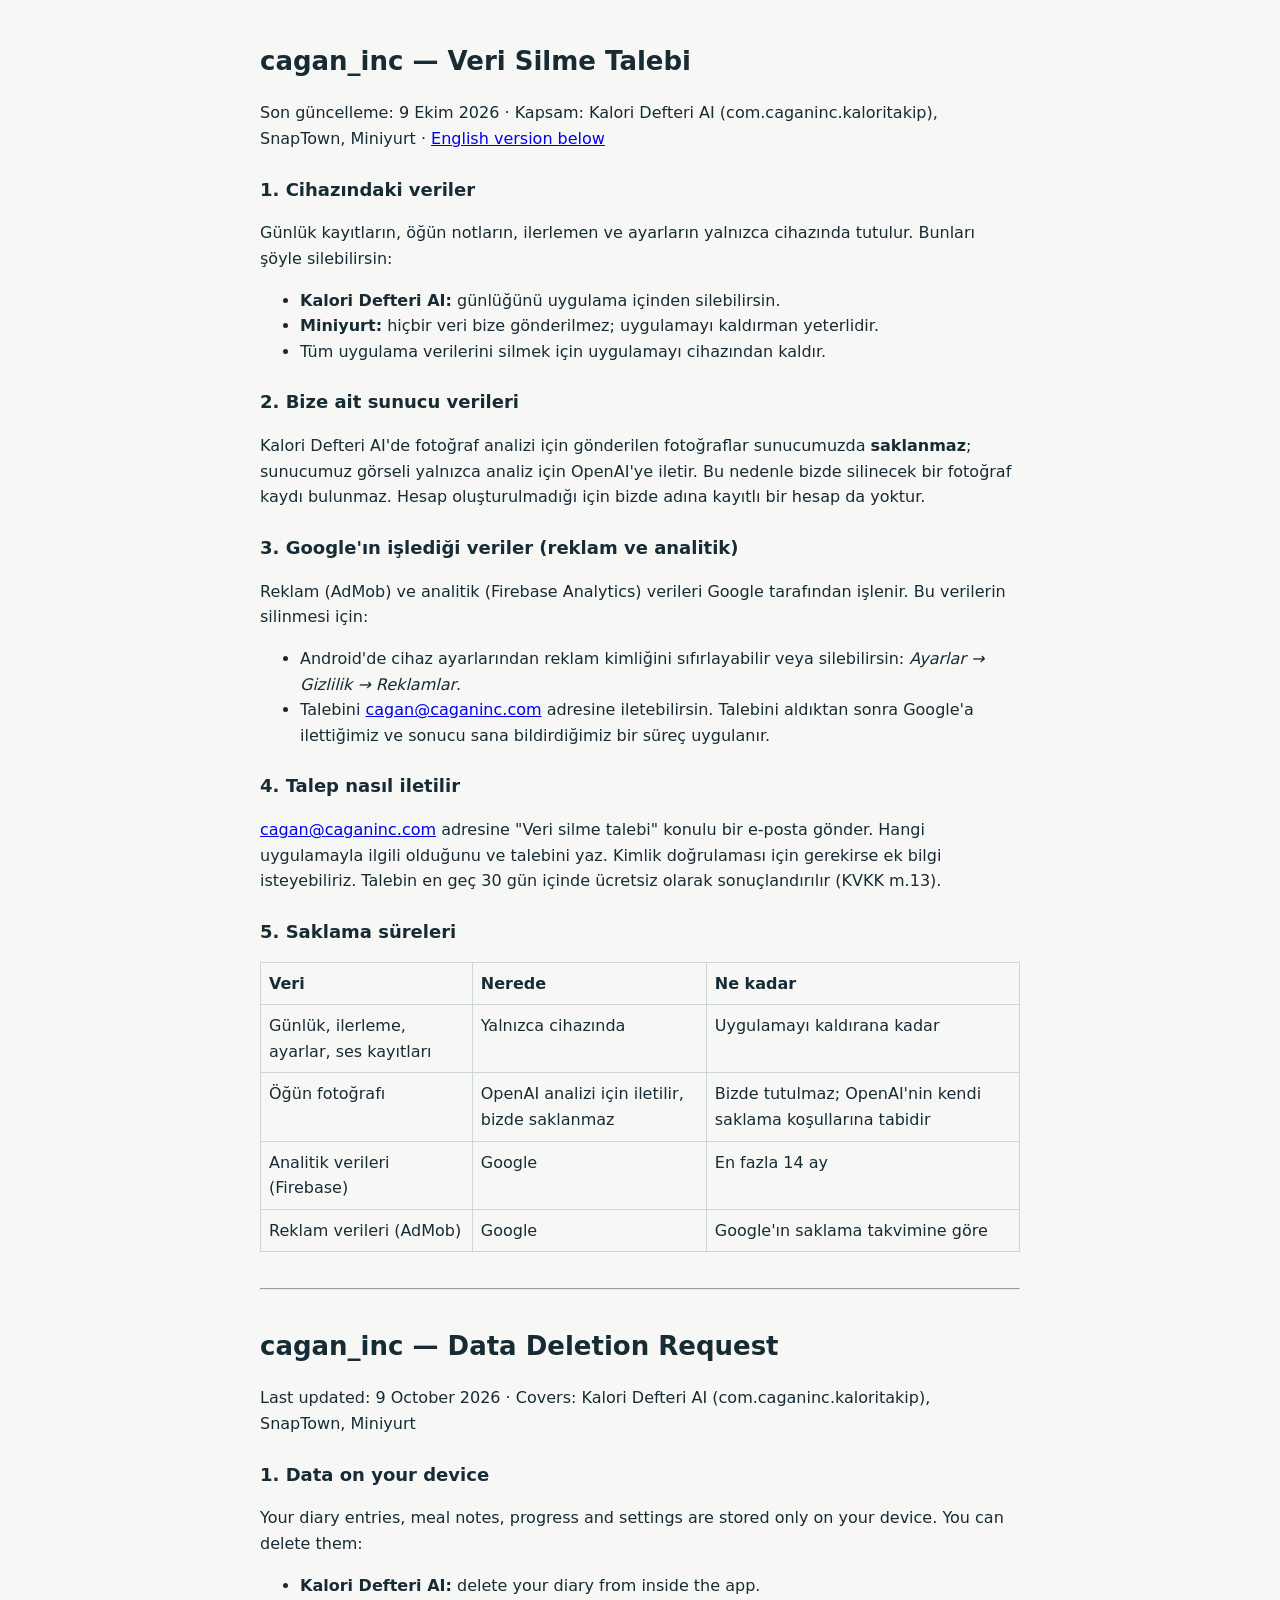
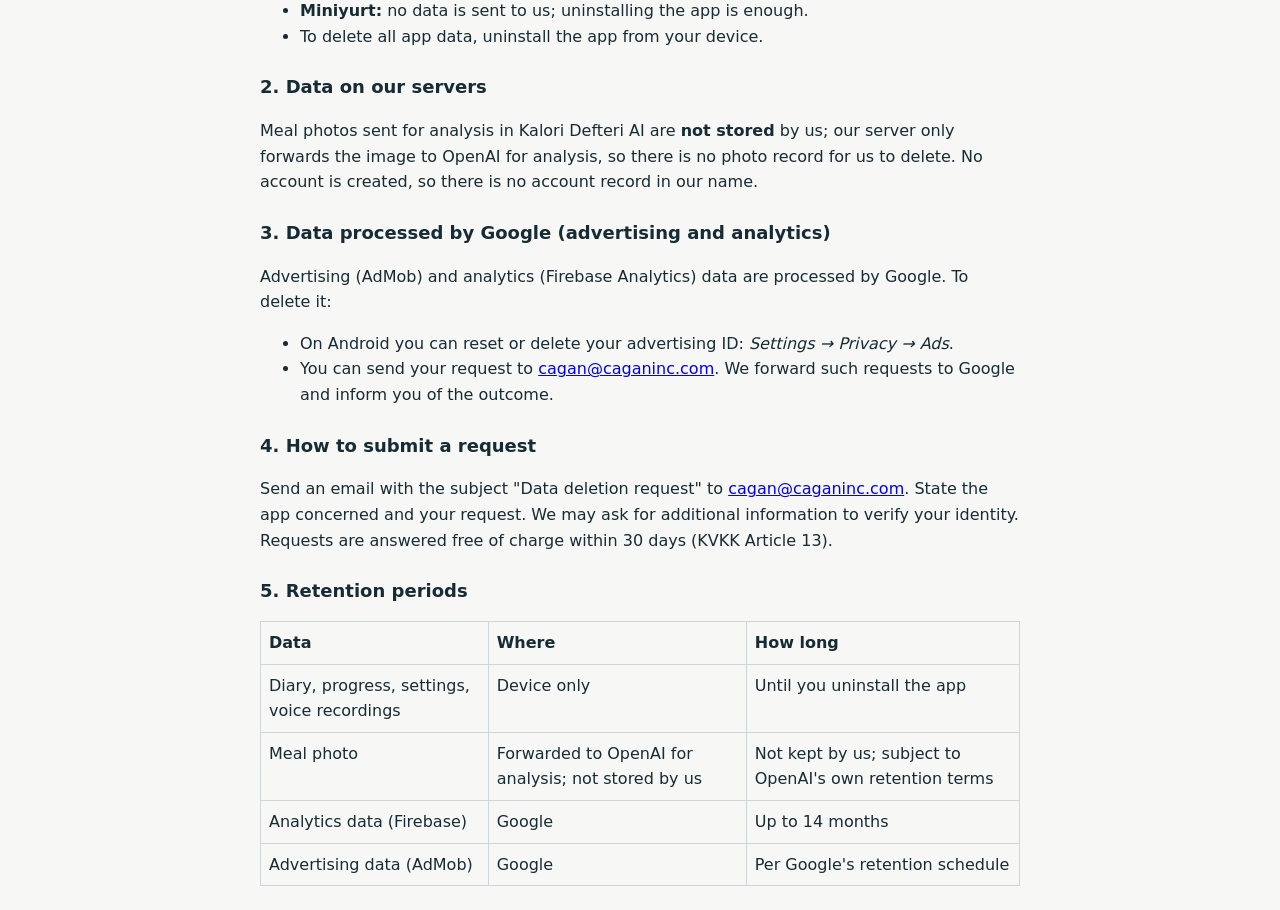
<file: veri-silme.html>
<!doctype html>
<html lang="tr"><head><meta charset="utf-8"><meta name="viewport" content="width=device-width,initial-scale=1">
<title>cagan_inc — Veri Silme Talebi / Data Deletion Request</title>
<meta name="description" content="Cagan Inc uygulamalarındaki verilerinin silinmesini nasıl talep edeceğini öğren.">
<link rel="canonical" href="https://caganinc.com/veri-silme.html">
<meta property="og:type" content="website">
<meta property="og:site_name" content="Cagan Inc">
<meta property="og:title" content="Veri Silme Talebi — Cagan Inc">
<meta property="og:description" content="Cagan Inc uygulamalarındaki verilerinin silinmesini nasıl talep edeceğini öğren.">
<meta property="og:url" content="https://caganinc.com/veri-silme.html">
<link rel="icon" href="data:image/svg+xml,%3Csvg xmlns='http://www.w3.org/2000/svg' viewBox='0 0 64 64'%3E%3Crect width='64' height='64' rx='14' fill='%232563eb'/%3E%3Cpath d='M32 14l5 13 13 5-13 5-5 13-5-13-13-5 13-5z' fill='white'/%3E%3C/svg%3E">
<style>body{font:16px/1.6 system-ui,sans-serif;max-width:760px;margin:0 auto;padding:24px 16px;color:#172b35;background:#f7f8f5}h1{font-size:26px}h2{font-size:18px;margin-top:24px}table{border-collapse:collapse;width:100%}td,th{border:1px solid #cdd6d9;padding:8px;text-align:left;vertical-align:top}hr{margin:36px 0}</style></head><body>
<h1>cagan_inc — Veri Silme Talebi</h1>
<p>Son güncelleme: 9 Ekim 2026 · Kapsam: Kalori Defteri AI (com.caganinc.kaloritakip), SnapTown, Miniyurt · <a href="#en">English version below</a></p>

<h2>1. Cihazındaki veriler</h2>
<p>Günlük kayıtların, öğün notların, ilerlemen ve ayarların yalnızca cihazında tutulur. Bunları şöyle silebilirsin:</p>
<ul>
  <li><b>Kalori Defteri AI:</b> günlüğünü uygulama içinden silebilirsin.</li>
  <li><b>Miniyurt:</b> hiçbir veri bize gönderilmez; uygulamayı kaldırman yeterlidir.</li>
  <li>Tüm uygulama verilerini silmek için uygulamayı cihazından kaldır.</li>
</ul>

<h2>2. Bize ait sunucu verileri</h2>
<p>Kalori Defteri AI'de fotoğraf analizi için gönderilen fotoğraflar sunucumuzda <b>saklanmaz</b>; sunucumuz görseli yalnızca analiz için OpenAI'ye iletir. Bu nedenle bizde silinecek bir fotoğraf kaydı bulunmaz. Hesap oluşturulmadığı için bizde adına kayıtlı bir hesap da yoktur.</p>

<h2>3. Google'ın işlediği veriler (reklam ve analitik)</h2>
<p>Reklam (AdMob) ve analitik (Firebase Analytics) verileri Google tarafından işlenir. Bu verilerin silinmesi için:</p>
<ul>
  <li>Android'de cihaz ayarlarından reklam kimliğini sıfırlayabilir veya silebilirsin: <i>Ayarlar → Gizlilik → Reklamlar</i>.</li>
  <li>Talebini <a href="mailto:cagan@caganinc.com?subject=Veri%20silme%20talebi">cagan@caganinc.com</a> adresine iletebilirsin. Talebini aldıktan sonra Google'a ilettiğimiz ve sonucu sana bildirdiğimiz bir süreç uygulanır.</li>
</ul>

<h2>4. Talep nasıl iletilir</h2>
<p><a href="mailto:cagan@caganinc.com?subject=Veri%20silme%20talebi">cagan@caganinc.com</a> adresine "Veri silme talebi" konulu bir e-posta gönder. Hangi uygulamayla ilgili olduğunu ve talebini yaz. Kimlik doğrulaması için gerekirse ek bilgi isteyebiliriz. Talebin en geç 30 gün içinde ücretsiz olarak sonuçlandırılır (KVKK m.13).</p>

<h2>5. Saklama süreleri</h2>
<table>
  <tr><th>Veri</th><th>Nerede</th><th>Ne kadar</th></tr>
  <tr><td>Günlük, ilerleme, ayarlar, ses kayıtları</td><td>Yalnızca cihazında</td><td>Uygulamayı kaldırana kadar</td></tr>
  <tr><td>Öğün fotoğrafı</td><td>OpenAI analizi için iletilir, bizde saklanmaz</td><td>Bizde tutulmaz; OpenAI'nin kendi saklama koşullarına tabidir</td></tr>
  <tr><td>Analitik verileri (Firebase)</td><td>Google</td><td>En fazla 14 ay</td></tr>
  <tr><td>Reklam verileri (AdMob)</td><td>Google</td><td>Google'ın saklama takvimine göre</td></tr>
</table>

<hr>
<div id="en">
<h1>cagan_inc — Data Deletion Request</h1>
<p>Last updated: 9 October 2026 · Covers: Kalori Defteri AI (com.caganinc.kaloritakip), SnapTown, Miniyurt</p>

<h2>1. Data on your device</h2>
<p>Your diary entries, meal notes, progress and settings are stored only on your device. You can delete them:</p>
<ul>
  <li><b>Kalori Defteri AI:</b> delete your diary from inside the app.</li>
  <li><b>Miniyurt:</b> no data is sent to us; uninstalling the app is enough.</li>
  <li>To delete all app data, uninstall the app from your device.</li>
</ul>

<h2>2. Data on our servers</h2>
<p>Meal photos sent for analysis in Kalori Defteri AI are <b>not stored</b> by us; our server only forwards the image to OpenAI for analysis, so there is no photo record for us to delete. No account is created, so there is no account record in our name.</p>

<h2>3. Data processed by Google (advertising and analytics)</h2>
<p>Advertising (AdMob) and analytics (Firebase Analytics) data are processed by Google. To delete it:</p>
<ul>
  <li>On Android you can reset or delete your advertising ID: <i>Settings → Privacy → Ads</i>.</li>
  <li>You can send your request to <a href="mailto:cagan@caganinc.com?subject=Data%20deletion%20request">cagan@caganinc.com</a>. We forward such requests to Google and inform you of the outcome.</li>
</ul>

<h2>4. How to submit a request</h2>
<p>Send an email with the subject "Data deletion request" to <a href="mailto:cagan@caganinc.com?subject=Data%20deletion%20request">cagan@caganinc.com</a>. State the app concerned and your request. We may ask for additional information to verify your identity. Requests are answered free of charge within 30 days (KVKK Article 13).</p>

<h2>5. Retention periods</h2>
<table>
  <tr><th>Data</th><th>Where</th><th>How long</th></tr>
  <tr><td>Diary, progress, settings, voice recordings</td><td>Device only</td><td>Until you uninstall the app</td></tr>
  <tr><td>Meal photo</td><td>Forwarded to OpenAI for analysis; not stored by us</td><td>Not kept by us; subject to OpenAI's own retention terms</td></tr>
  <tr><td>Analytics data (Firebase)</td><td>Google</td><td>Up to 14 months</td></tr>
  <tr><td>Advertising data (AdMob)</td><td>Google</td><td>Per Google's retention schedule</td></tr>
</table>
</div>
</body></html>
</file>
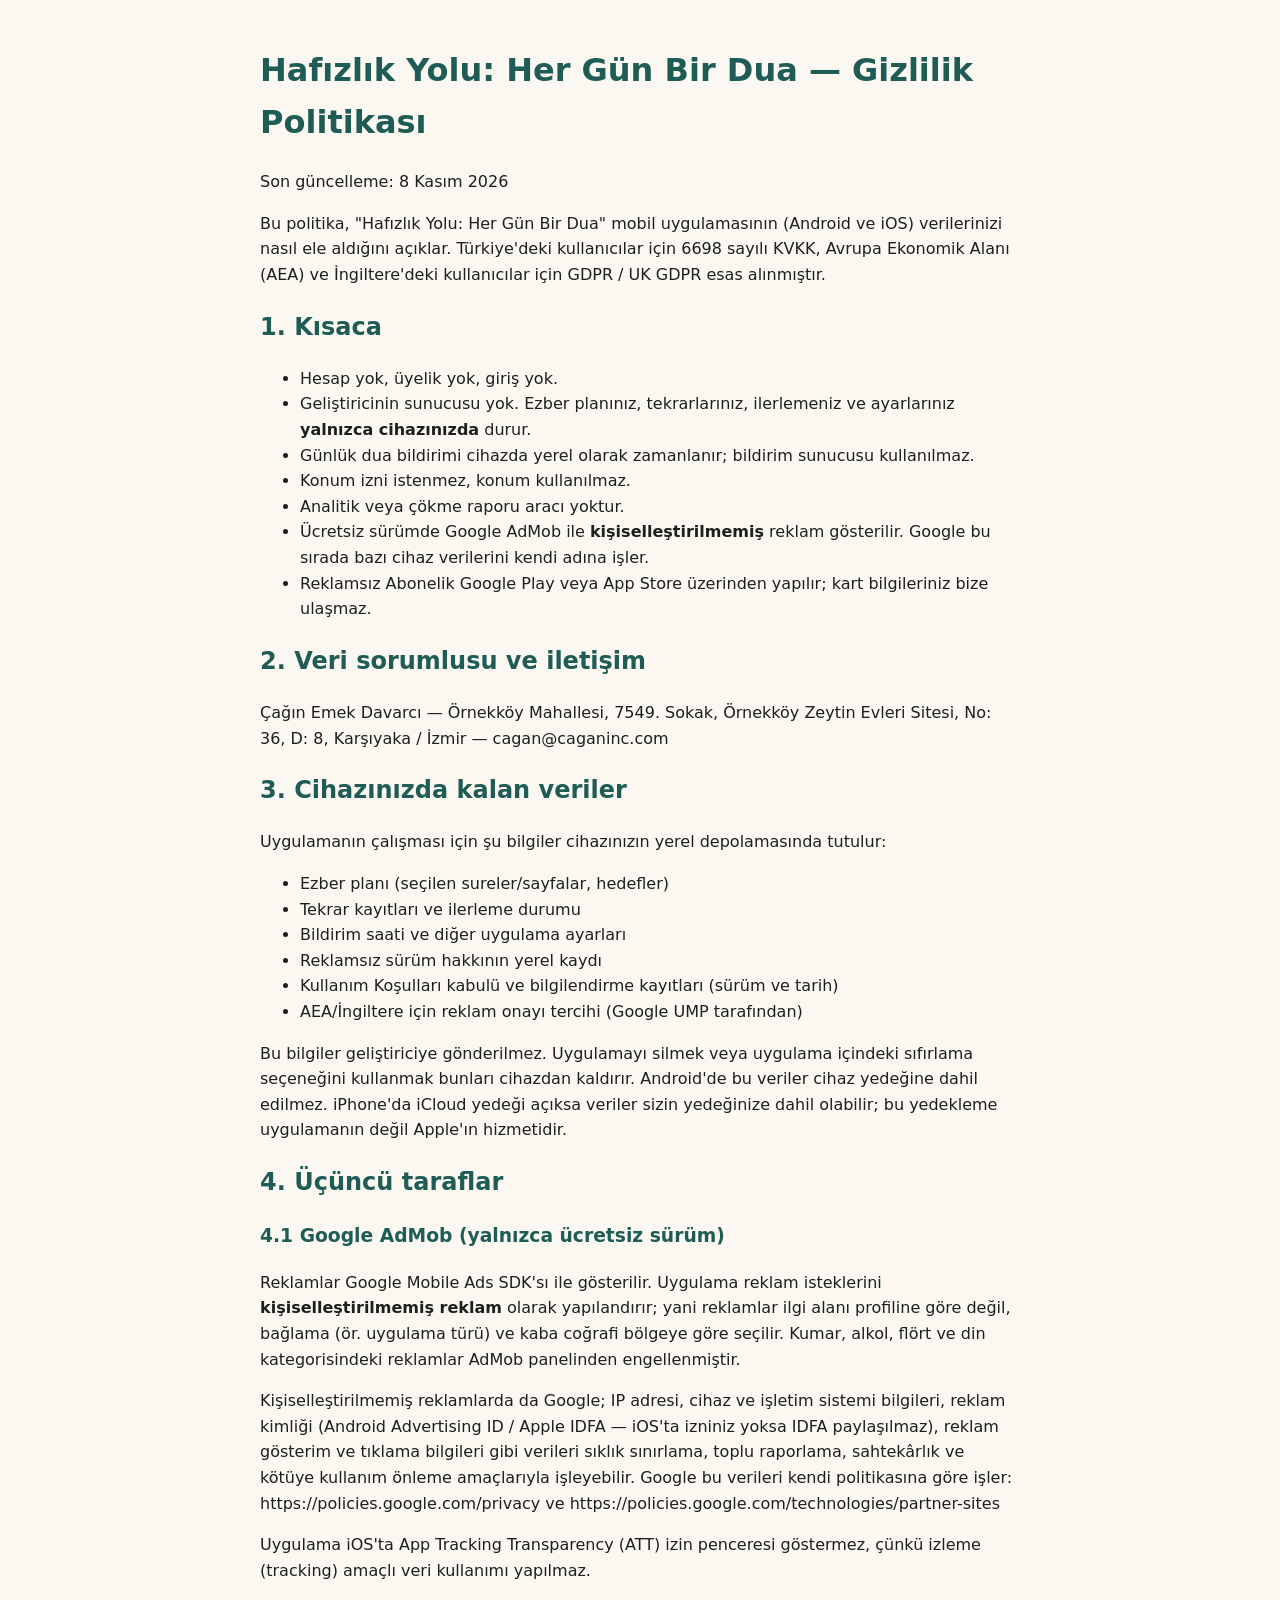
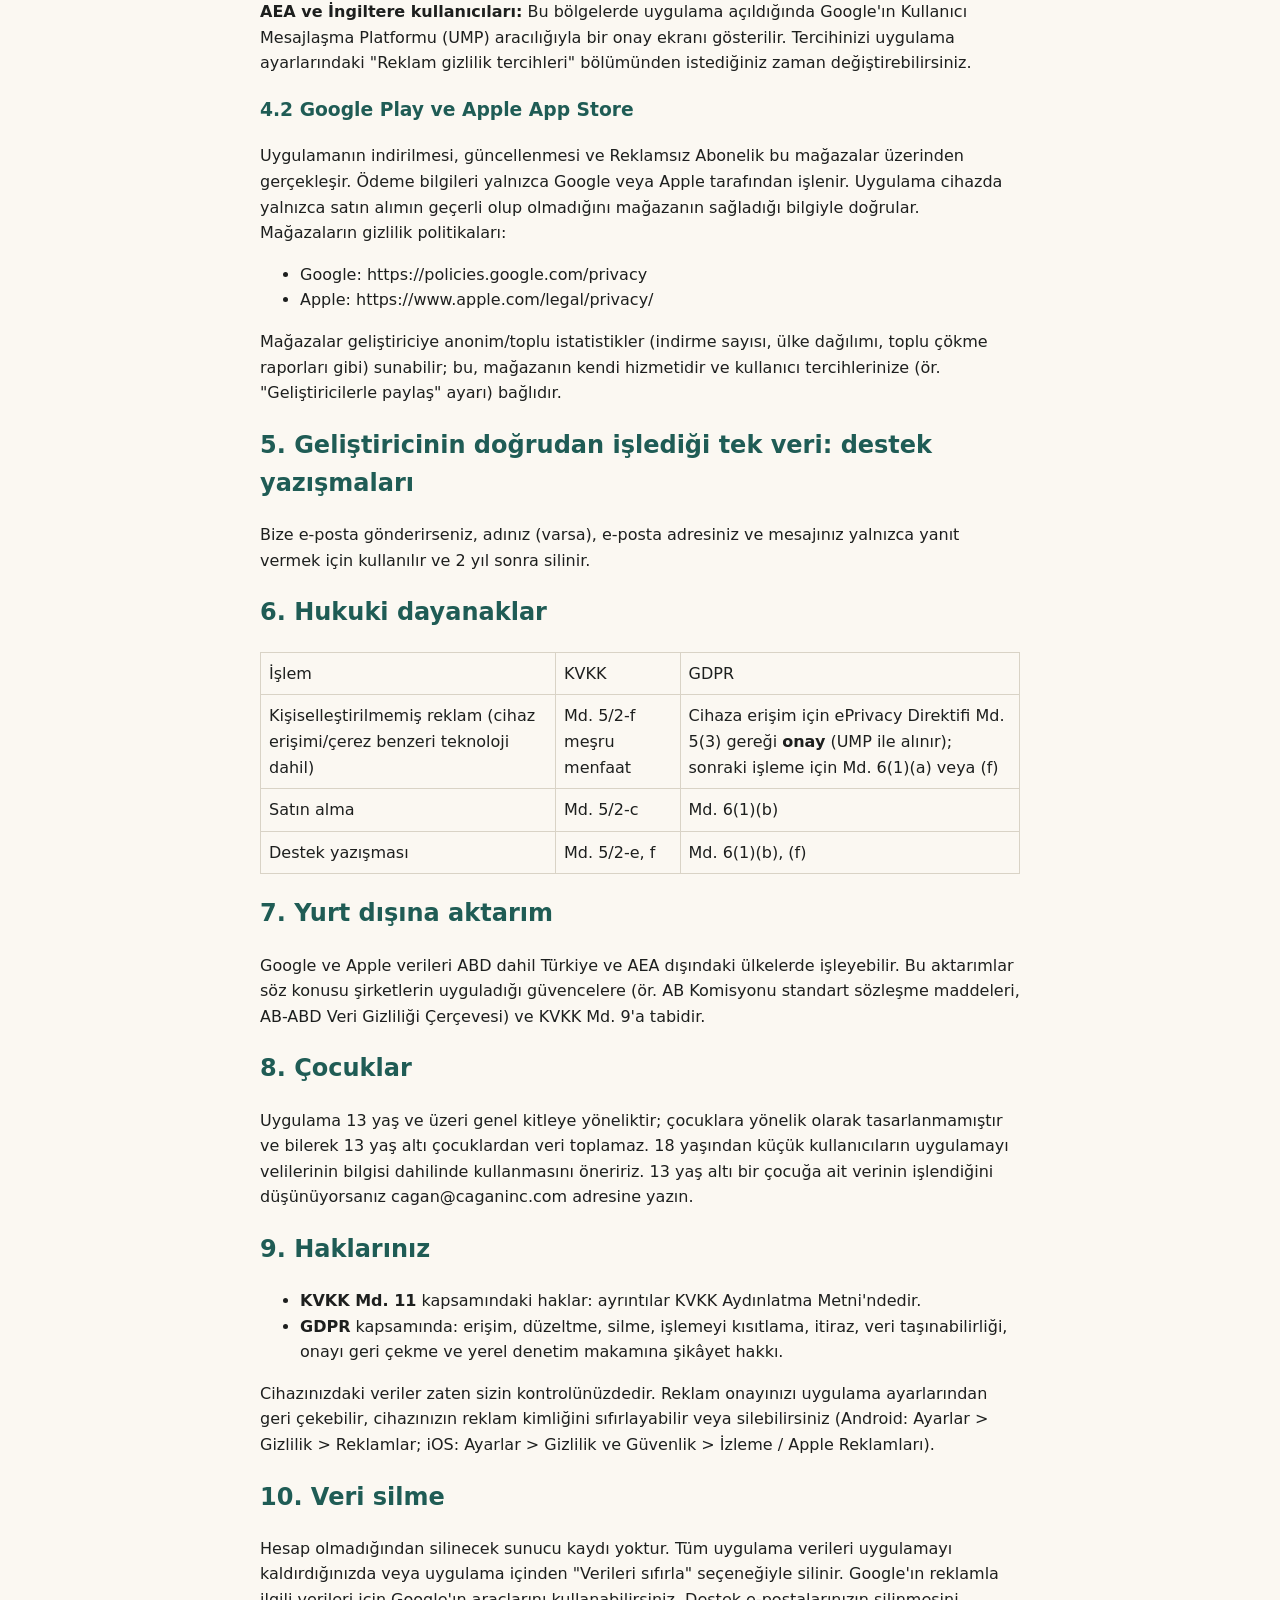
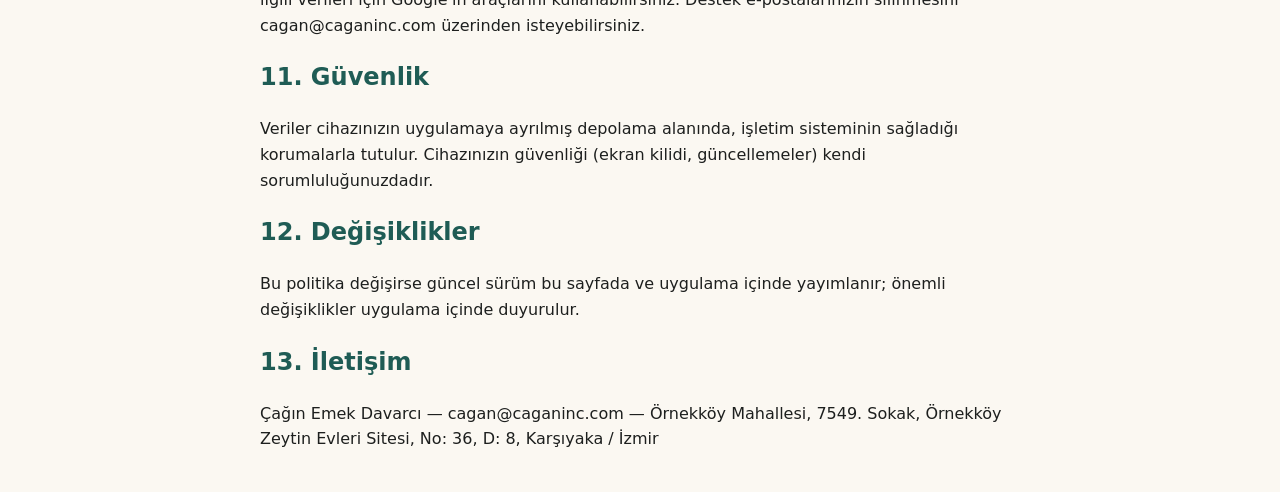
<file: hafizlik-yolu/gizlilik.html>
<!doctype html><html lang="tr"><head><meta charset="utf-8"><meta name="viewport" content="width=device-width,initial-scale=1"><title>Hafızlık Yolu - Gizlilik Politikası</title>
<style>body{font-family:system-ui,sans-serif;max-width:760px;margin:0 auto;padding:24px 16px;line-height:1.6;color:#1d1f1e;background:#fbf8f2}h1,h2,h3{color:#1f5c55}table{border-collapse:collapse;width:100%;display:block;overflow-x:auto}td{border:1px solid #d9d3c6;padding:8px;vertical-align:top}a{color:#1f5c55}</style></head><body>
<h1>Hafızlık Yolu: Her Gün Bir Dua — Gizlilik Politikası</h1>
<p>Son güncelleme: 8 Kasım 2026</p>
<p>Bu politika, "Hafızlık Yolu: Her Gün Bir Dua" mobil uygulamasının (Android ve iOS) verilerinizi nasıl ele aldığını açıklar. Türkiye'deki kullanıcılar için 6698 sayılı KVKK, Avrupa Ekonomik Alanı (AEA) ve İngiltere'deki kullanıcılar için GDPR / UK GDPR esas alınmıştır.</p>
<h2>1. Kısaca</h2>
<ul>
<li>Hesap yok, üyelik yok, giriş yok.</li>
<li>Geliştiricinin sunucusu yok. Ezber planınız, tekrarlarınız, ilerlemeniz ve ayarlarınız <strong>yalnızca cihazınızda</strong> durur.</li>
<li>Günlük dua bildirimi cihazda yerel olarak zamanlanır; bildirim sunucusu kullanılmaz.</li>
<li>Konum izni istenmez, konum kullanılmaz.</li>
<li>Analitik veya çökme raporu aracı yoktur.</li>
<li>Ücretsiz sürümde Google AdMob ile <strong>kişiselleştirilmemiş</strong> reklam gösterilir. Google bu sırada bazı cihaz verilerini kendi adına işler.</li>
<li>Reklamsız Abonelik Google Play veya App Store üzerinden yapılır; kart bilgileriniz bize ulaşmaz.</li>
</ul>
<h2>2. Veri sorumlusu ve iletişim</h2>
<p>Çağın Emek Davarcı — Örnekköy Mahallesi, 7549. Sokak, Örnekköy Zeytin Evleri Sitesi, No: 36, D: 8, Karşıyaka / İzmir — cagan@caganinc.com</p>
<h2>3. Cihazınızda kalan veriler</h2>
<p>Uygulamanın çalışması için şu bilgiler cihazınızın yerel depolamasında tutulur:</p>
<ul>
<li>Ezber planı (seçilen sureler/sayfalar, hedefler)</li>
<li>Tekrar kayıtları ve ilerleme durumu</li>
<li>Bildirim saati ve diğer uygulama ayarları</li>
<li>Reklamsız sürüm hakkının yerel kaydı</li>
<li>Kullanım Koşulları kabulü ve bilgilendirme kayıtları (sürüm ve tarih)</li>
<li>AEA/İngiltere için reklam onayı tercihi (Google UMP tarafından)</li>
</ul>
<p>Bu bilgiler geliştiriciye gönderilmez. Uygulamayı silmek veya uygulama içindeki sıfırlama seçeneğini kullanmak bunları cihazdan kaldırır. Android'de bu veriler cihaz yedeğine dahil edilmez. iPhone'da iCloud yedeği açıksa veriler sizin yedeğinize dahil olabilir; bu yedekleme uygulamanın değil Apple'ın hizmetidir.</p>
<h2>4. Üçüncü taraflar</h2>
<h3>4.1 Google AdMob (yalnızca ücretsiz sürüm)</h3>
<p>Reklamlar Google Mobile Ads SDK'sı ile gösterilir. Uygulama reklam isteklerini <strong>kişiselleştirilmemiş reklam</strong> olarak yapılandırır; yani reklamlar ilgi alanı profiline göre değil, bağlama (ör. uygulama türü) ve kaba coğrafi bölgeye göre seçilir. Kumar, alkol, flört ve din kategorisindeki reklamlar AdMob panelinden engellenmiştir.</p>
<p>Kişiselleştirilmemiş reklamlarda da Google; IP adresi, cihaz ve işletim sistemi bilgileri, reklam kimliği (Android Advertising ID / Apple IDFA — iOS'ta izniniz yoksa IDFA paylaşılmaz), reklam gösterim ve tıklama bilgileri gibi verileri sıklık sınırlama, toplu raporlama, sahtekârlık ve kötüye kullanım önleme amaçlarıyla işleyebilir. Google bu verileri kendi politikasına göre işler: https://policies.google.com/privacy ve https://policies.google.com/technologies/partner-sites</p>
<p>Uygulama iOS'ta App Tracking Transparency (ATT) izin penceresi göstermez, çünkü izleme (tracking) amaçlı veri kullanımı yapılmaz.</p>
<p><strong>AEA ve İngiltere kullanıcıları:</strong> Bu bölgelerde uygulama açıldığında Google'ın Kullanıcı Mesajlaşma Platformu (UMP) aracılığıyla bir onay ekranı gösterilir. Tercihinizi uygulama ayarlarındaki "Reklam gizlilik tercihleri" bölümünden istediğiniz zaman değiştirebilirsiniz.</p>
<h3>4.2 Google Play ve Apple App Store</h3>
<p>Uygulamanın indirilmesi, güncellenmesi ve Reklamsız Abonelik bu mağazalar üzerinden gerçekleşir. Ödeme bilgileri yalnızca Google veya Apple tarafından işlenir. Uygulama cihazda yalnızca satın alımın geçerli olup olmadığını mağazanın sağladığı bilgiyle doğrular. Mağazaların gizlilik politikaları:</p>
<ul>
<li>Google: https://policies.google.com/privacy</li>
<li>Apple: https://www.apple.com/legal/privacy/</li>
</ul>
<p>Mağazalar geliştiriciye anonim/toplu istatistikler (indirme sayısı, ülke dağılımı, toplu çökme raporları gibi) sunabilir; bu, mağazanın kendi hizmetidir ve kullanıcı tercihlerinize (ör. "Geliştiricilerle paylaş" ayarı) bağlıdır.</p>
<h2>5. Geliştiricinin doğrudan işlediği tek veri: destek yazışmaları</h2>
<p>Bize e-posta gönderirseniz, adınız (varsa), e-posta adresiniz ve mesajınız yalnızca yanıt vermek için kullanılır ve 2 yıl sonra silinir.</p>
<h2>6. Hukuki dayanaklar</h2>
<table>
<tr><td>İşlem</td><td>KVKK</td><td>GDPR</td></tr>
<tr><td>Kişiselleştirilmemiş reklam (cihaz erişimi/çerez benzeri teknoloji dahil)</td><td>Md. 5/2-f meşru menfaat</td><td>Cihaza erişim için ePrivacy Direktifi Md. 5(3) gereği <strong>onay</strong> (UMP ile alınır); sonraki işleme için Md. 6(1)(a) veya (f)</td></tr>
<tr><td>Satın alma</td><td>Md. 5/2-c</td><td>Md. 6(1)(b)</td></tr>
<tr><td>Destek yazışması</td><td>Md. 5/2-e, f</td><td>Md. 6(1)(b), (f)</td></tr>
</table>
<h2>7. Yurt dışına aktarım</h2>
<p>Google ve Apple verileri ABD dahil Türkiye ve AEA dışındaki ülkelerde işleyebilir. Bu aktarımlar söz konusu şirketlerin uyguladığı güvencelere (ör. AB Komisyonu standart sözleşme maddeleri, AB-ABD Veri Gizliliği Çerçevesi) ve KVKK Md. 9'a tabidir.</p>
<h2>8. Çocuklar</h2>
<p>Uygulama 13 yaş ve üzeri genel kitleye yöneliktir; çocuklara yönelik olarak tasarlanmamıştır ve bilerek 13 yaş altı çocuklardan veri toplamaz. 18 yaşından küçük kullanıcıların uygulamayı velilerinin bilgisi dahilinde kullanmasını öneririz. 13 yaş altı bir çocuğa ait verinin işlendiğini düşünüyorsanız cagan@caganinc.com adresine yazın.</p>
<h2>9. Haklarınız</h2>
<ul>
<li><strong>KVKK Md. 11</strong> kapsamındaki haklar: ayrıntılar KVKK Aydınlatma Metni'ndedir.</li>
<li><strong>GDPR</strong> kapsamında: erişim, düzeltme, silme, işlemeyi kısıtlama, itiraz, veri taşınabilirliği, onayı geri çekme ve yerel denetim makamına şikâyet hakkı.</li>
</ul>
<p>Cihazınızdaki veriler zaten sizin kontrolünüzdedir. Reklam onayınızı uygulama ayarlarından geri çekebilir, cihazınızın reklam kimliğini sıfırlayabilir veya silebilirsiniz (Android: Ayarlar &gt; Gizlilik &gt; Reklamlar; iOS: Ayarlar &gt; Gizlilik ve Güvenlik &gt; İzleme / Apple Reklamları).</p>
<h2>10. Veri silme</h2>
<p>Hesap olmadığından silinecek sunucu kaydı yoktur. Tüm uygulama verileri uygulamayı kaldırdığınızda veya uygulama içinden "Verileri sıfırla" seçeneğiyle silinir. Google'ın reklamla ilgili verileri için Google'ın araçlarını kullanabilirsiniz. Destek e-postalarınızın silinmesini cagan@caganinc.com üzerinden isteyebilirsiniz.</p>
<h2>11. Güvenlik</h2>
<p>Veriler cihazınızın uygulamaya ayrılmış depolama alanında, işletim sisteminin sağladığı korumalarla tutulur. Cihazınızın güvenliği (ekran kilidi, güncellemeler) kendi sorumluluğunuzdadır.</p>
<h2>12. Değişiklikler</h2>
<p>Bu politika değişirse güncel sürüm bu sayfada ve uygulama içinde yayımlanır; önemli değişiklikler uygulama içinde duyurulur.</p>
<h2>13. İletişim</h2>
<p>Çağın Emek Davarcı — cagan@caganinc.com — Örnekköy Mahallesi, 7549. Sokak, Örnekköy Zeytin Evleri Sitesi, No: 36, D: 8, Karşıyaka / İzmir</p>
</body></html>
</file>
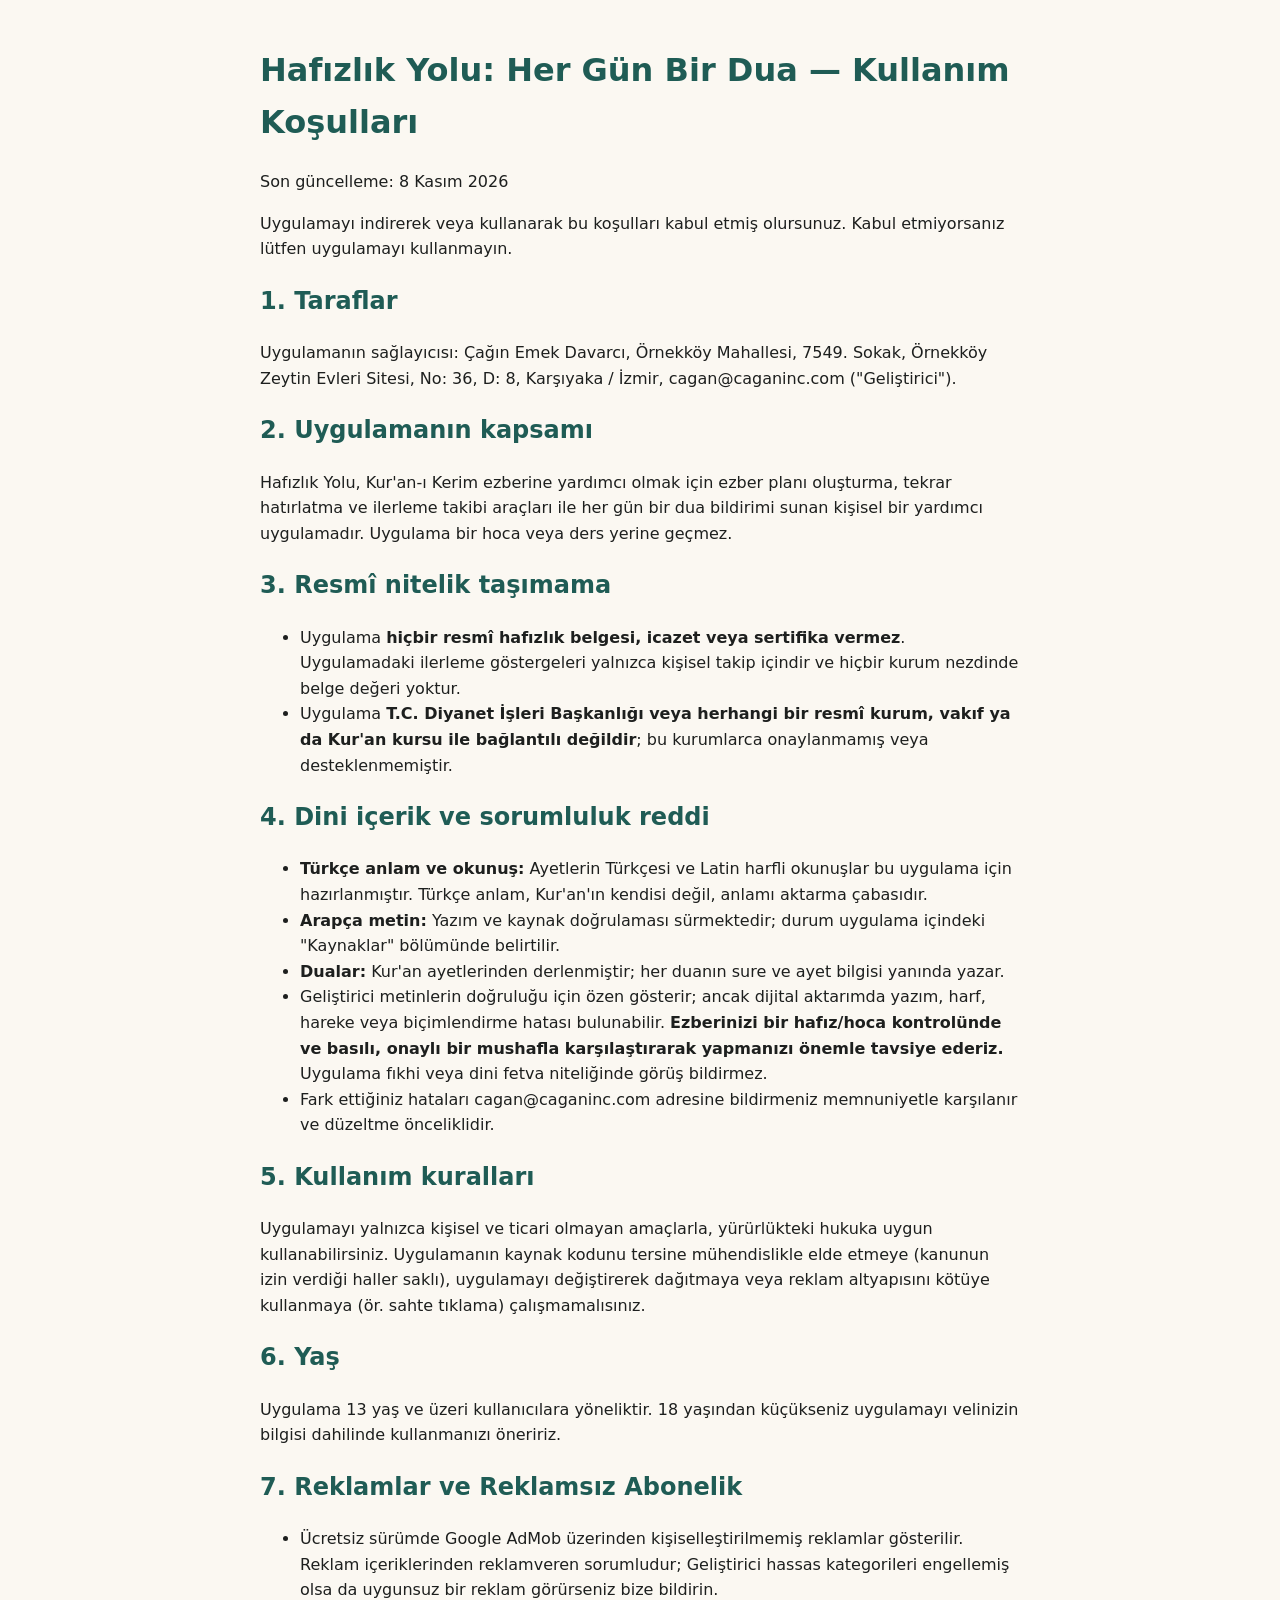
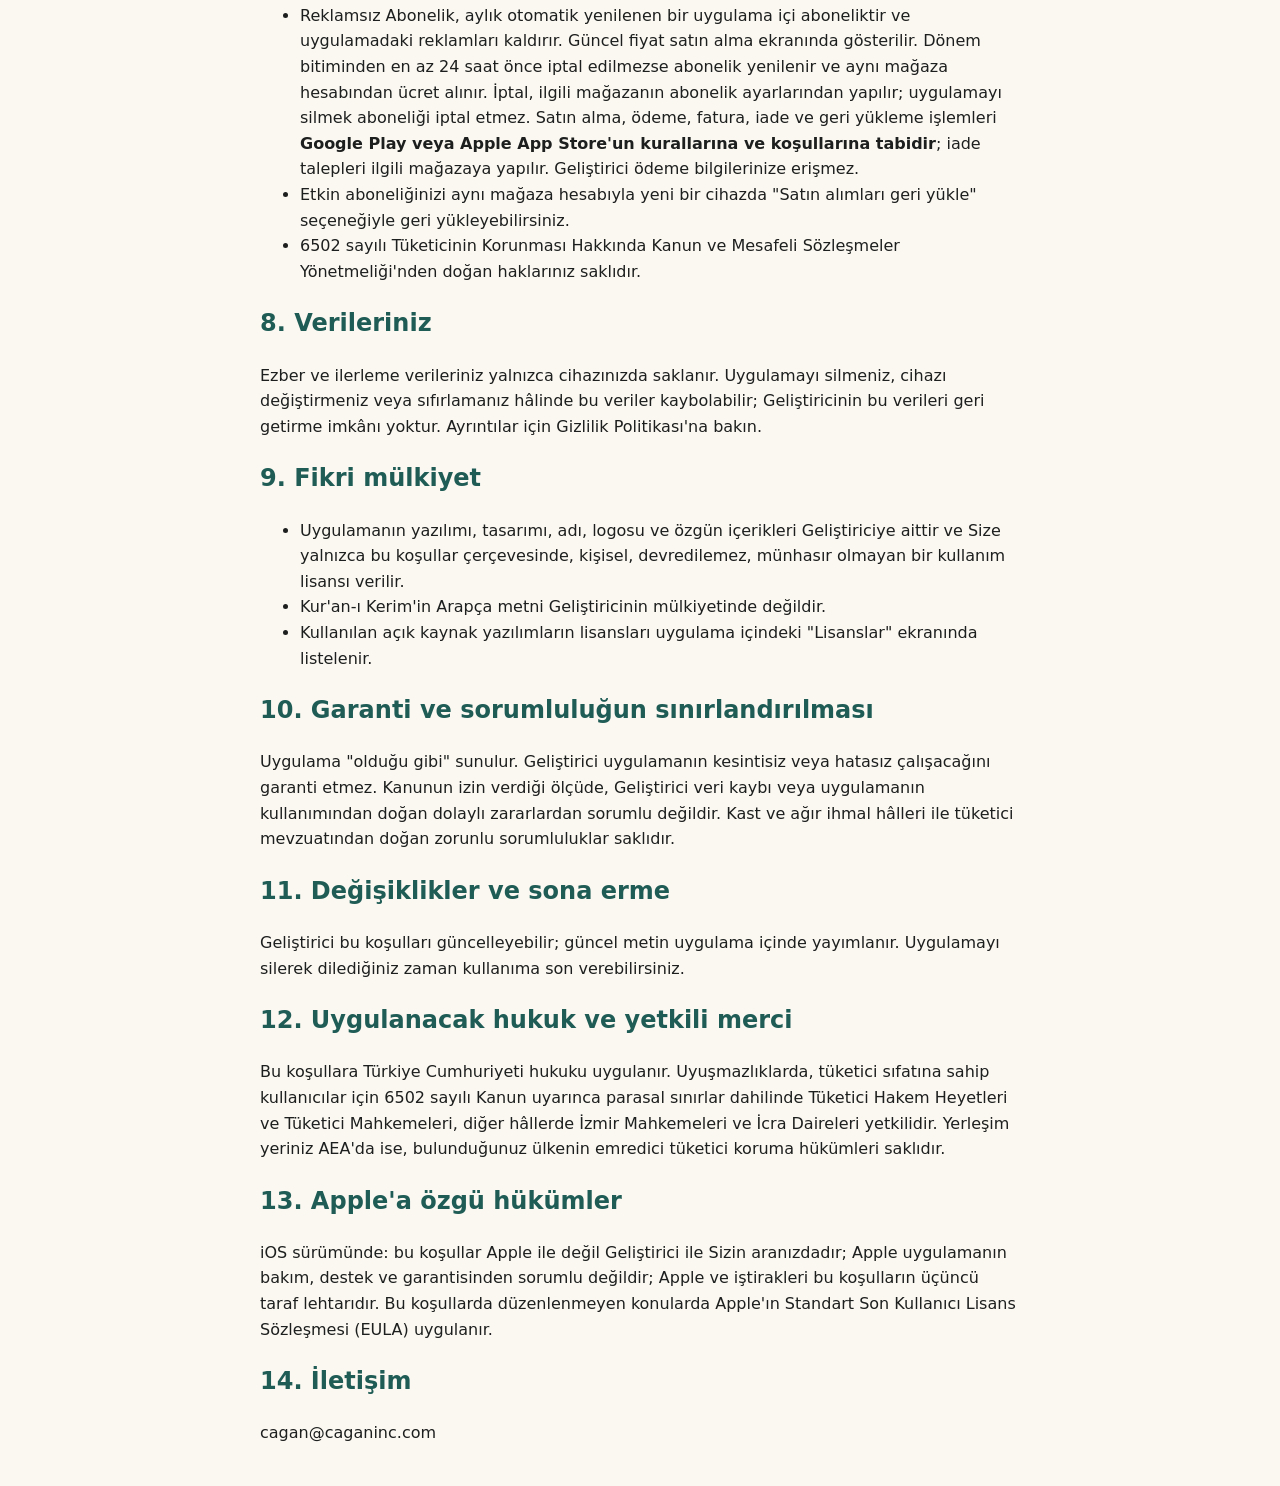
<file: hafizlik-yolu/kosullar.html>
<!doctype html><html lang="tr"><head><meta charset="utf-8"><meta name="viewport" content="width=device-width,initial-scale=1"><title>Hafızlık Yolu - Kullanım Koşulları</title>
<style>body{font-family:system-ui,sans-serif;max-width:760px;margin:0 auto;padding:24px 16px;line-height:1.6;color:#1d1f1e;background:#fbf8f2}h1,h2,h3{color:#1f5c55}table{border-collapse:collapse;width:100%;display:block;overflow-x:auto}td{border:1px solid #d9d3c6;padding:8px;vertical-align:top}a{color:#1f5c55}</style></head><body>
<h1>Hafızlık Yolu: Her Gün Bir Dua — Kullanım Koşulları</h1>
<p>Son güncelleme: 8 Kasım 2026</p>
<p>Uygulamayı indirerek veya kullanarak bu koşulları kabul etmiş olursunuz. Kabul etmiyorsanız lütfen uygulamayı kullanmayın.</p>
<h2>1. Taraflar</h2>
<p>Uygulamanın sağlayıcısı: Çağın Emek Davarcı, Örnekköy Mahallesi, 7549. Sokak, Örnekköy Zeytin Evleri Sitesi, No: 36, D: 8, Karşıyaka / İzmir, cagan@caganinc.com ("Geliştirici").</p>
<h2>2. Uygulamanın kapsamı</h2>
<p>Hafızlık Yolu, Kur'an-ı Kerim ezberine yardımcı olmak için ezber planı oluşturma, tekrar hatırlatma ve ilerleme takibi araçları ile her gün bir dua bildirimi sunan kişisel bir yardımcı uygulamadır. Uygulama bir hoca veya ders yerine geçmez.</p>
<h2>3. Resmî nitelik taşımama</h2>
<ul>
<li>Uygulama <strong>hiçbir resmî hafızlık belgesi, icazet veya sertifika vermez</strong>. Uygulamadaki ilerleme göstergeleri yalnızca kişisel takip içindir ve hiçbir kurum nezdinde belge değeri yoktur.</li>
<li>Uygulama <strong>T.C. Diyanet İşleri Başkanlığı veya herhangi bir resmî kurum, vakıf ya da Kur'an kursu ile bağlantılı değildir</strong>; bu kurumlarca onaylanmamış veya desteklenmemiştir.</li>
</ul>
<h2>4. Dini içerik ve sorumluluk reddi</h2>
<ul>
<li><strong>Türkçe anlam ve okunuş:</strong> Ayetlerin Türkçesi ve Latin harfli okunuşlar bu uygulama için hazırlanmıştır. Türkçe anlam, Kur'an'ın kendisi değil, anlamı aktarma çabasıdır.</li>
<li><strong>Arapça metin:</strong> Yazım ve kaynak doğrulaması sürmektedir; durum uygulama içindeki "Kaynaklar" bölümünde belirtilir.</li>
<li><strong>Dualar:</strong> Kur'an ayetlerinden derlenmiştir; her duanın sure ve ayet bilgisi yanında yazar.</li>
<li>Geliştirici metinlerin doğruluğu için özen gösterir; ancak dijital aktarımda yazım, harf, hareke veya biçimlendirme hatası bulunabilir. <strong>Ezberinizi bir hafız/hoca kontrolünde ve basılı, onaylı bir mushafla karşılaştırarak yapmanızı önemle tavsiye ederiz.</strong> Uygulama fıkhi veya dini fetva niteliğinde görüş bildirmez.</li>
<li>Fark ettiğiniz hataları cagan@caganinc.com adresine bildirmeniz memnuniyetle karşılanır ve düzeltme önceliklidir.</li>
</ul>
<h2>5. Kullanım kuralları</h2>
<p>Uygulamayı yalnızca kişisel ve ticari olmayan amaçlarla, yürürlükteki hukuka uygun kullanabilirsiniz. Uygulamanın kaynak kodunu tersine mühendislikle elde etmeye (kanunun izin verdiği haller saklı), uygulamayı değiştirerek dağıtmaya veya reklam altyapısını kötüye kullanmaya (ör. sahte tıklama) çalışmamalısınız.</p>
<h2>6. Yaş</h2>
<p>Uygulama 13 yaş ve üzeri kullanıcılara yöneliktir. 18 yaşından küçükseniz uygulamayı velinizin bilgisi dahilinde kullanmanızı öneririz.</p>
<h2>7. Reklamlar ve Reklamsız Abonelik</h2>
<ul>
<li>Ücretsiz sürümde Google AdMob üzerinden kişiselleştirilmemiş reklamlar gösterilir. Reklam içeriklerinden reklamveren sorumludur; Geliştirici hassas kategorileri engellemiş olsa da uygunsuz bir reklam görürseniz bize bildirin.</li>
<li>Reklamsız Abonelik, aylık otomatik yenilenen bir uygulama içi aboneliktir ve uygulamadaki reklamları kaldırır. Güncel fiyat satın alma ekranında gösterilir. Dönem bitiminden en az 24 saat önce iptal edilmezse abonelik yenilenir ve aynı mağaza hesabından ücret alınır. İptal, ilgili mağazanın abonelik ayarlarından yapılır; uygulamayı silmek aboneliği iptal etmez. Satın alma, ödeme, fatura, iade ve geri yükleme işlemleri <strong>Google Play veya Apple App Store'un kurallarına ve koşullarına tabidir</strong>; iade talepleri ilgili mağazaya yapılır. Geliştirici ödeme bilgilerinize erişmez.</li>
<li>Etkin aboneliğinizi aynı mağaza hesabıyla yeni bir cihazda "Satın alımları geri yükle" seçeneğiyle geri yükleyebilirsiniz.</li>
<li>6502 sayılı Tüketicinin Korunması Hakkında Kanun ve Mesafeli Sözleşmeler Yönetmeliği'nden doğan haklarınız saklıdır.</li>
</ul>
<h2>8. Verileriniz</h2>
<p>Ezber ve ilerleme verileriniz yalnızca cihazınızda saklanır. Uygulamayı silmeniz, cihazı değiştirmeniz veya sıfırlamanız hâlinde bu veriler kaybolabilir; Geliştiricinin bu verileri geri getirme imkânı yoktur. Ayrıntılar için Gizlilik Politikası'na bakın.</p>
<h2>9. Fikri mülkiyet</h2>
<ul>
<li>Uygulamanın yazılımı, tasarımı, adı, logosu ve özgün içerikleri Geliştiriciye aittir ve Size yalnızca bu koşullar çerçevesinde, kişisel, devredilemez, münhasır olmayan bir kullanım lisansı verilir.</li>
<li>Kur'an-ı Kerim'in Arapça metni Geliştiricinin mülkiyetinde değildir.</li>
<li>Kullanılan açık kaynak yazılımların lisansları uygulama içindeki "Lisanslar" ekranında listelenir.</li>
</ul>
<h2>10. Garanti ve sorumluluğun sınırlandırılması</h2>
<p>Uygulama "olduğu gibi" sunulur. Geliştirici uygulamanın kesintisiz veya hatasız çalışacağını garanti etmez. Kanunun izin verdiği ölçüde, Geliştirici veri kaybı veya uygulamanın kullanımından doğan dolaylı zararlardan sorumlu değildir. Kast ve ağır ihmal hâlleri ile tüketici mevzuatından doğan zorunlu sorumluluklar saklıdır.</p>
<h2>11. Değişiklikler ve sona erme</h2>
<p>Geliştirici bu koşulları güncelleyebilir; güncel metin uygulama içinde yayımlanır. Uygulamayı silerek dilediğiniz zaman kullanıma son verebilirsiniz.</p>
<h2>12. Uygulanacak hukuk ve yetkili merci</h2>
<p>Bu koşullara Türkiye Cumhuriyeti hukuku uygulanır. Uyuşmazlıklarda, tüketici sıfatına sahip kullanıcılar için 6502 sayılı Kanun uyarınca parasal sınırlar dahilinde Tüketici Hakem Heyetleri ve Tüketici Mahkemeleri, diğer hâllerde İzmir Mahkemeleri ve İcra Daireleri yetkilidir. Yerleşim yeriniz AEA'da ise, bulunduğunuz ülkenin emredici tüketici koruma hükümleri saklıdır.</p>
<h2>13. Apple'a özgü hükümler</h2>
<p>iOS sürümünde: bu koşullar Apple ile değil Geliştirici ile Sizin aranızdadır; Apple uygulamanın bakım, destek ve garantisinden sorumlu değildir; Apple ve iştirakleri bu koşulların üçüncü taraf lehtarıdır. Bu koşullarda düzenlenmeyen konularda Apple'ın Standart Son Kullanıcı Lisans Sözleşmesi (EULA) uygulanır.</p>
<h2>14. İletişim</h2>
<p>cagan@caganinc.com</p>
</body></html>
</file>
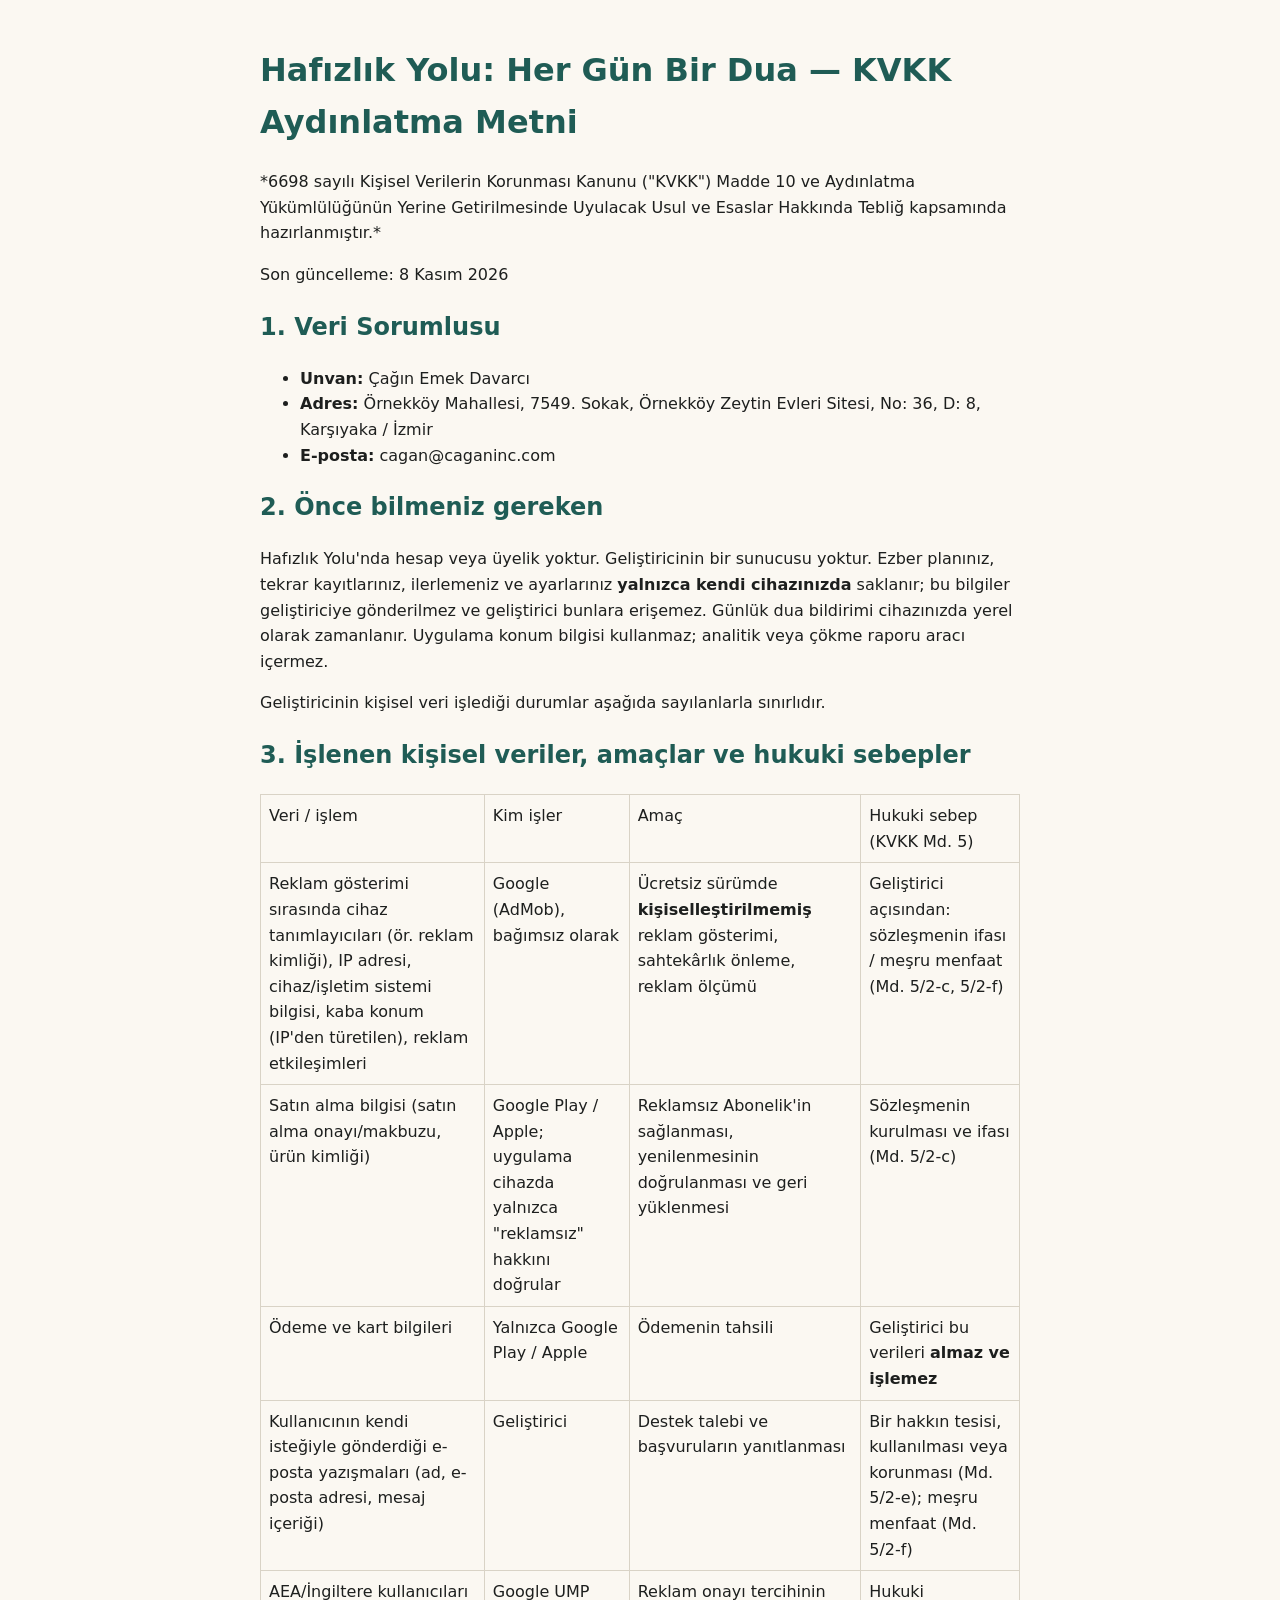
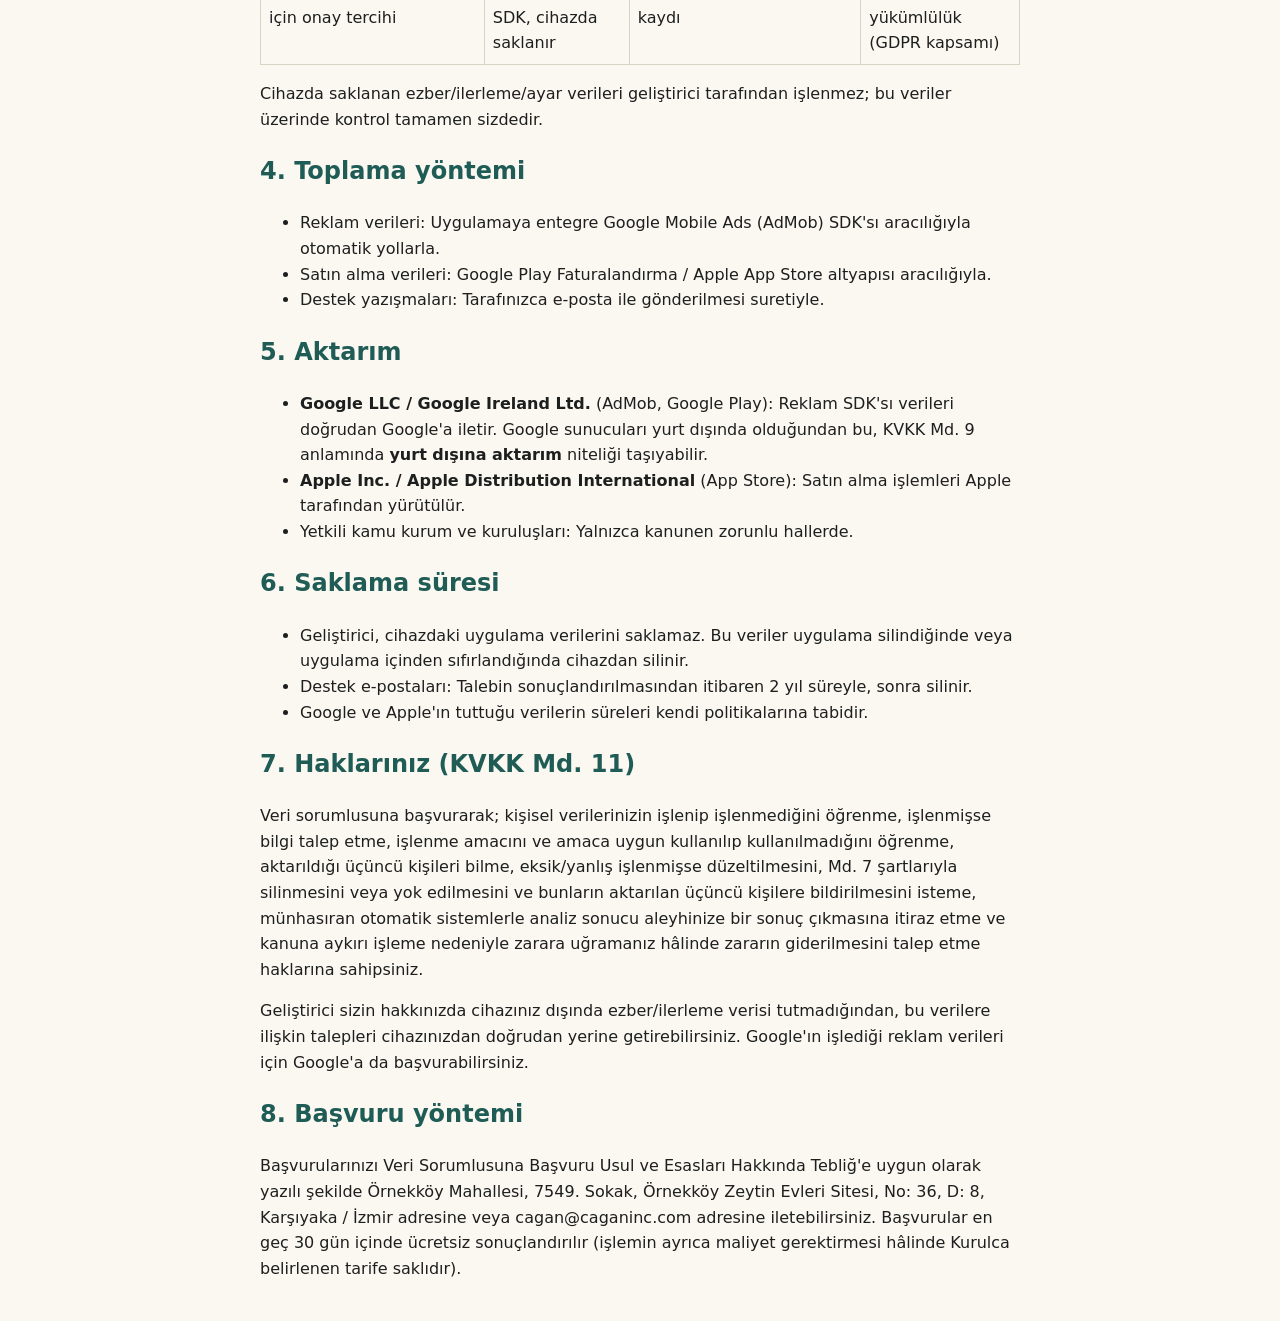
<file: hafizlik-yolu/kvkk.html>
<!doctype html><html lang="tr"><head><meta charset="utf-8"><meta name="viewport" content="width=device-width,initial-scale=1"><title>Hafızlık Yolu - KVKK Aydınlatma Metni</title>
<style>body{font-family:system-ui,sans-serif;max-width:760px;margin:0 auto;padding:24px 16px;line-height:1.6;color:#1d1f1e;background:#fbf8f2}h1,h2,h3{color:#1f5c55}table{border-collapse:collapse;width:100%;display:block;overflow-x:auto}td{border:1px solid #d9d3c6;padding:8px;vertical-align:top}a{color:#1f5c55}</style></head><body>
<h1>Hafızlık Yolu: Her Gün Bir Dua — KVKK Aydınlatma Metni</h1>
<p>*6698 sayılı Kişisel Verilerin Korunması Kanunu ("KVKK") Madde 10 ve Aydınlatma Yükümlülüğünün Yerine Getirilmesinde Uyulacak Usul ve Esaslar Hakkında Tebliğ kapsamında hazırlanmıştır.*</p>
<p>Son güncelleme: 8 Kasım 2026</p>
<h2>1. Veri Sorumlusu</h2>
<ul>
<li><strong>Unvan:</strong> Çağın Emek Davarcı</li>
<li><strong>Adres:</strong> Örnekköy Mahallesi, 7549. Sokak, Örnekköy Zeytin Evleri Sitesi, No: 36, D: 8, Karşıyaka / İzmir</li>
<li><strong>E-posta:</strong> cagan@caganinc.com</li>
</ul>
<h2>2. Önce bilmeniz gereken</h2>
<p>Hafızlık Yolu'nda hesap veya üyelik yoktur. Geliştiricinin bir sunucusu yoktur. Ezber planınız, tekrar kayıtlarınız, ilerlemeniz ve ayarlarınız <strong>yalnızca kendi cihazınızda</strong> saklanır; bu bilgiler geliştiriciye gönderilmez ve geliştirici bunlara erişemez. Günlük dua bildirimi cihazınızda yerel olarak zamanlanır. Uygulama konum bilgisi kullanmaz; analitik veya çökme raporu aracı içermez.</p>
<p>Geliştiricinin kişisel veri işlediği durumlar aşağıda sayılanlarla sınırlıdır.</p>
<h2>3. İşlenen kişisel veriler, amaçlar ve hukuki sebepler</h2>
<table>
<tr><td>Veri / işlem</td><td>Kim işler</td><td>Amaç</td><td>Hukuki sebep (KVKK Md. 5)</td></tr>
<tr><td>Reklam gösterimi sırasında cihaz tanımlayıcıları (ör. reklam kimliği), IP adresi, cihaz/işletim sistemi bilgisi, kaba konum (IP'den türetilen), reklam etkileşimleri</td><td>Google (AdMob), bağımsız olarak</td><td>Ücretsiz sürümde <strong>kişiselleştirilmemiş</strong> reklam gösterimi, sahtekârlık önleme, reklam ölçümü</td><td>Geliştirici açısından: sözleşmenin ifası / meşru menfaat (Md. 5/2-c, 5/2-f)</td></tr>
<tr><td>Satın alma bilgisi (satın alma onayı/makbuzu, ürün kimliği)</td><td>Google Play / Apple; uygulama cihazda yalnızca "reklamsız" hakkını doğrular</td><td>Reklamsız Abonelik'in sağlanması, yenilenmesinin doğrulanması ve geri yüklenmesi</td><td>Sözleşmenin kurulması ve ifası (Md. 5/2-c)</td></tr>
<tr><td>Ödeme ve kart bilgileri</td><td>Yalnızca Google Play / Apple</td><td>Ödemenin tahsili</td><td>Geliştirici bu verileri <strong>almaz ve işlemez</strong></td></tr>
<tr><td>Kullanıcının kendi isteğiyle gönderdiği e-posta yazışmaları (ad, e-posta adresi, mesaj içeriği)</td><td>Geliştirici</td><td>Destek talebi ve başvuruların yanıtlanması</td><td>Bir hakkın tesisi, kullanılması veya korunması (Md. 5/2-e); meşru menfaat (Md. 5/2-f)</td></tr>
<tr><td>AEA/İngiltere kullanıcıları için onay tercihi</td><td>Google UMP SDK, cihazda saklanır</td><td>Reklam onayı tercihinin kaydı</td><td>Hukuki yükümlülük (GDPR kapsamı)</td></tr>
</table>
<p>Cihazda saklanan ezber/ilerleme/ayar verileri geliştirici tarafından işlenmez; bu veriler üzerinde kontrol tamamen sizdedir.</p>
<h2>4. Toplama yöntemi</h2>
<ul>
<li>Reklam verileri: Uygulamaya entegre Google Mobile Ads (AdMob) SDK'sı aracılığıyla otomatik yollarla.</li>
<li>Satın alma verileri: Google Play Faturalandırma / Apple App Store altyapısı aracılığıyla.</li>
<li>Destek yazışmaları: Tarafınızca e-posta ile gönderilmesi suretiyle.</li>
</ul>
<h2>5. Aktarım</h2>
<ul>
<li><strong>Google LLC / Google Ireland Ltd.</strong> (AdMob, Google Play): Reklam SDK'sı verileri doğrudan Google'a iletir. Google sunucuları yurt dışında olduğundan bu, KVKK Md. 9 anlamında <strong>yurt dışına aktarım</strong> niteliği taşıyabilir.</li>
<li><strong>Apple Inc. / Apple Distribution International</strong> (App Store): Satın alma işlemleri Apple tarafından yürütülür.</li>
<li>Yetkili kamu kurum ve kuruluşları: Yalnızca kanunen zorunlu hallerde.</li>
</ul>
<h2>6. Saklama süresi</h2>
<ul>
<li>Geliştirici, cihazdaki uygulama verilerini saklamaz. Bu veriler uygulama silindiğinde veya uygulama içinden sıfırlandığında cihazdan silinir.</li>
<li>Destek e-postaları: Talebin sonuçlandırılmasından itibaren 2 yıl süreyle, sonra silinir.</li>
<li>Google ve Apple'ın tuttuğu verilerin süreleri kendi politikalarına tabidir.</li>
</ul>
<h2>7. Haklarınız (KVKK Md. 11)</h2>
<p>Veri sorumlusuna başvurarak; kişisel verilerinizin işlenip işlenmediğini öğrenme, işlenmişse bilgi talep etme, işlenme amacını ve amaca uygun kullanılıp kullanılmadığını öğrenme, aktarıldığı üçüncü kişileri bilme, eksik/yanlış işlenmişse düzeltilmesini, Md. 7 şartlarıyla silinmesini veya yok edilmesini ve bunların aktarılan üçüncü kişilere bildirilmesini isteme, münhasıran otomatik sistemlerle analiz sonucu aleyhinize bir sonuç çıkmasına itiraz etme ve kanuna aykırı işleme nedeniyle zarara uğramanız hâlinde zararın giderilmesini talep etme haklarına sahipsiniz.</p>
<p>Geliştirici sizin hakkınızda cihazınız dışında ezber/ilerleme verisi tutmadığından, bu verilere ilişkin talepleri cihazınızdan doğrudan yerine getirebilirsiniz. Google'ın işlediği reklam verileri için Google'a da başvurabilirsiniz.</p>
<h2>8. Başvuru yöntemi</h2>
<p>Başvurularınızı Veri Sorumlusuna Başvuru Usul ve Esasları Hakkında Tebliğ'e uygun olarak yazılı şekilde Örnekköy Mahallesi, 7549. Sokak, Örnekköy Zeytin Evleri Sitesi, No: 36, D: 8, Karşıyaka / İzmir adresine veya cagan@caganinc.com adresine iletebilirsiniz. Başvurular en geç 30 gün içinde ücretsiz sonuçlandırılır (işlemin ayrıca maliyet gerektirmesi hâlinde Kurulca belirlenen tarife saklıdır).</p>
</body></html>
</file>
<file: fonts/anasayfa.css>
/* latin-ext */
@font-face {
  font-family: 'Bricolage Grotesque';
  font-style: normal;
  font-weight: 300 800;
  font-stretch: 75% 100%;
  font-display: swap;
  src: url(bricolage-grotesque-latin-ext-0d37855f.woff2) format('woff2');
  unicode-range: U+0100-02BA, U+02BD-02C5, U+02C7-02CC, U+02CE-02D7, U+02DD-02FF, U+0304, U+0308, U+0329, U+1D00-1DBF, U+1E00-1E9F, U+1EF2-1EFF, U+2020, U+20A0-20AB, U+20AD-20C4, U+2113, U+2C60-2C7F, U+A720-A7FF;
}
/* latin */
@font-face {
  font-family: 'Bricolage Grotesque';
  font-style: normal;
  font-weight: 300 800;
  font-stretch: 75% 100%;
  font-display: swap;
  src: url(bricolage-grotesque-latin-ebdd7b41.woff2) format('woff2');
  unicode-range: U+0000-00FF, U+0131, U+0152-0153, U+02BB-02BC, U+02C6, U+02DA, U+02DC, U+0304, U+0308, U+0329, U+2000-206F, U+20AC, U+2122, U+2191, U+2193, U+2212, U+2215, U+FEFF, U+FFFD;
}
/* latin-ext */
@font-face {
  font-family: 'Instrument Sans';
  font-style: normal;
  font-weight: 400;
  font-stretch: 100%;
  font-display: swap;
  src: url(instrument-sans-latin-ext-40fe78bf.woff2) format('woff2');
  unicode-range: U+0100-02BA, U+02BD-02C5, U+02C7-02CC, U+02CE-02D7, U+02DD-02FF, U+0304, U+0308, U+0329, U+1D00-1DBF, U+1E00-1E9F, U+1EF2-1EFF, U+2020, U+20A0-20AB, U+20AD-20C4, U+2113, U+2C60-2C7F, U+A720-A7FF;
}
/* latin */
@font-face {
  font-family: 'Instrument Sans';
  font-style: normal;
  font-weight: 400;
  font-stretch: 100%;
  font-display: swap;
  src: url(instrument-sans-latin-f587e727.woff2) format('woff2');
  unicode-range: U+0000-00FF, U+0131, U+0152-0153, U+02BB-02BC, U+02C6, U+02DA, U+02DC, U+0304, U+0308, U+0329, U+2000-206F, U+20AC, U+2122, U+2191, U+2193, U+2212, U+2215, U+FEFF, U+FFFD;
}
/* latin-ext */
@font-face {
  font-family: 'Instrument Sans';
  font-style: normal;
  font-weight: 500;
  font-stretch: 100%;
  font-display: swap;
  src: url(instrument-sans-latin-ext-40fe78bf.woff2) format('woff2');
  unicode-range: U+0100-02BA, U+02BD-02C5, U+02C7-02CC, U+02CE-02D7, U+02DD-02FF, U+0304, U+0308, U+0329, U+1D00-1DBF, U+1E00-1E9F, U+1EF2-1EFF, U+2020, U+20A0-20AB, U+20AD-20C4, U+2113, U+2C60-2C7F, U+A720-A7FF;
}
/* latin */
@font-face {
  font-family: 'Instrument Sans';
  font-style: normal;
  font-weight: 500;
  font-stretch: 100%;
  font-display: swap;
  src: url(instrument-sans-latin-f587e727.woff2) format('woff2');
  unicode-range: U+0000-00FF, U+0131, U+0152-0153, U+02BB-02BC, U+02C6, U+02DA, U+02DC, U+0304, U+0308, U+0329, U+2000-206F, U+20AC, U+2122, U+2191, U+2193, U+2212, U+2215, U+FEFF, U+FFFD;
}
/* latin-ext */
@font-face {
  font-family: 'Instrument Sans';
  font-style: normal;
  font-weight: 600;
  font-stretch: 100%;
  font-display: swap;
  src: url(instrument-sans-latin-ext-40fe78bf.woff2) format('woff2');
  unicode-range: U+0100-02BA, U+02BD-02C5, U+02C7-02CC, U+02CE-02D7, U+02DD-02FF, U+0304, U+0308, U+0329, U+1D00-1DBF, U+1E00-1E9F, U+1EF2-1EFF, U+2020, U+20A0-20AB, U+20AD-20C4, U+2113, U+2C60-2C7F, U+A720-A7FF;
}
/* latin */
@font-face {
  font-family: 'Instrument Sans';
  font-style: normal;
  font-weight: 600;
  font-stretch: 100%;
  font-display: swap;
  src: url(instrument-sans-latin-f587e727.woff2) format('woff2');
  unicode-range: U+0000-00FF, U+0131, U+0152-0153, U+02BB-02BC, U+02C6, U+02DA, U+02DC, U+0304, U+0308, U+0329, U+2000-206F, U+20AC, U+2122, U+2191, U+2193, U+2212, U+2215, U+FEFF, U+FFFD;
}
</file>
<file: fonts/sayfa.css>
/* latin-ext */
@font-face {
  font-family: 'DM Mono';
  font-style: normal;
  font-weight: 400;
  font-display: swap;
  src: url(dm-mono-latin-ext-a175863f.woff2) format('woff2');
  unicode-range: U+0100-02BA, U+02BD-02C5, U+02C7-02CC, U+02CE-02D7, U+02DD-02FF, U+0304, U+0308, U+0329, U+1D00-1DBF, U+1E00-1E9F, U+1EF2-1EFF, U+2020, U+20A0-20AB, U+20AD-20C4, U+2113, U+2C60-2C7F, U+A720-A7FF;
}
/* latin */
@font-face {
  font-family: 'DM Mono';
  font-style: normal;
  font-weight: 400;
  font-display: swap;
  src: url(dm-mono-latin-9ad76cd0.woff2) format('woff2');
  unicode-range: U+0000-00FF, U+0131, U+0152-0153, U+02BB-02BC, U+02C6, U+02DA, U+02DC, U+0304, U+0308, U+0329, U+2000-206F, U+20AC, U+2122, U+2191, U+2193, U+2212, U+2215, U+FEFF, U+FFFD;
}
/* latin-ext */
@font-face {
  font-family: 'DM Mono';
  font-style: normal;
  font-weight: 500;
  font-display: swap;
  src: url(dm-mono-latin-ext-6a59878c.woff2) format('woff2');
  unicode-range: U+0100-02BA, U+02BD-02C5, U+02C7-02CC, U+02CE-02D7, U+02DD-02FF, U+0304, U+0308, U+0329, U+1D00-1DBF, U+1E00-1E9F, U+1EF2-1EFF, U+2020, U+20A0-20AB, U+20AD-20C4, U+2113, U+2C60-2C7F, U+A720-A7FF;
}
/* latin */
@font-face {
  font-family: 'DM Mono';
  font-style: normal;
  font-weight: 500;
  font-display: swap;
  src: url(dm-mono-latin-36c1af8e.woff2) format('woff2');
  unicode-range: U+0000-00FF, U+0131, U+0152-0153, U+02BB-02BC, U+02C6, U+02DA, U+02DC, U+0304, U+0308, U+0329, U+2000-206F, U+20AC, U+2122, U+2191, U+2193, U+2212, U+2215, U+FEFF, U+FFFD;
}
/* latin-ext */
@font-face {
  font-family: 'Figtree';
  font-style: normal;
  font-weight: 400;
  font-display: swap;
  src: url(figtree-latin-ext-467cc915.woff2) format('woff2');
  unicode-range: U+0100-02BA, U+02BD-02C5, U+02C7-02CC, U+02CE-02D7, U+02DD-02FF, U+0304, U+0308, U+0329, U+1D00-1DBF, U+1E00-1E9F, U+1EF2-1EFF, U+2020, U+20A0-20AB, U+20AD-20C4, U+2113, U+2C60-2C7F, U+A720-A7FF;
}
/* latin */
@font-face {
  font-family: 'Figtree';
  font-style: normal;
  font-weight: 400;
  font-display: swap;
  src: url(figtree-latin-3c512d8e.woff2) format('woff2');
  unicode-range: U+0000-00FF, U+0131, U+0152-0153, U+02BB-02BC, U+02C6, U+02DA, U+02DC, U+0304, U+0308, U+0329, U+2000-206F, U+20AC, U+2122, U+2191, U+2193, U+2212, U+2215, U+FEFF, U+FFFD;
}
/* latin-ext */
@font-face {
  font-family: 'Figtree';
  font-style: normal;
  font-weight: 500;
  font-display: swap;
  src: url(figtree-latin-ext-467cc915.woff2) format('woff2');
  unicode-range: U+0100-02BA, U+02BD-02C5, U+02C7-02CC, U+02CE-02D7, U+02DD-02FF, U+0304, U+0308, U+0329, U+1D00-1DBF, U+1E00-1E9F, U+1EF2-1EFF, U+2020, U+20A0-20AB, U+20AD-20C4, U+2113, U+2C60-2C7F, U+A720-A7FF;
}
/* latin */
@font-face {
  font-family: 'Figtree';
  font-style: normal;
  font-weight: 500;
  font-display: swap;
  src: url(figtree-latin-3c512d8e.woff2) format('woff2');
  unicode-range: U+0000-00FF, U+0131, U+0152-0153, U+02BB-02BC, U+02C6, U+02DA, U+02DC, U+0304, U+0308, U+0329, U+2000-206F, U+20AC, U+2122, U+2191, U+2193, U+2212, U+2215, U+FEFF, U+FFFD;
}
/* latin-ext */
@font-face {
  font-family: 'Figtree';
  font-style: normal;
  font-weight: 700;
  font-display: swap;
  src: url(figtree-latin-ext-467cc915.woff2) format('woff2');
  unicode-range: U+0100-02BA, U+02BD-02C5, U+02C7-02CC, U+02CE-02D7, U+02DD-02FF, U+0304, U+0308, U+0329, U+1D00-1DBF, U+1E00-1E9F, U+1EF2-1EFF, U+2020, U+20A0-20AB, U+20AD-20C4, U+2113, U+2C60-2C7F, U+A720-A7FF;
}
/* latin */
@font-face {
  font-family: 'Figtree';
  font-style: normal;
  font-weight: 700;
  font-display: swap;
  src: url(figtree-latin-3c512d8e.woff2) format('woff2');
  unicode-range: U+0000-00FF, U+0131, U+0152-0153, U+02BB-02BC, U+02C6, U+02DA, U+02DC, U+0304, U+0308, U+0329, U+2000-206F, U+20AC, U+2122, U+2191, U+2193, U+2212, U+2215, U+FEFF, U+FFFD;
}
/* latin-ext */
@font-face {
  font-family: 'Fraunces';
  font-style: normal;
  font-weight: 400;
  font-display: swap;
  src: url(fraunces-latin-ext-843e59e4.woff2) format('woff2');
  unicode-range: U+0100-02BA, U+02BD-02C5, U+02C7-02CC, U+02CE-02D7, U+02DD-02FF, U+0304, U+0308, U+0329, U+1D00-1DBF, U+1E00-1E9F, U+1EF2-1EFF, U+2020, U+20A0-20AB, U+20AD-20C4, U+2113, U+2C60-2C7F, U+A720-A7FF;
}
/* latin */
@font-face {
  font-family: 'Fraunces';
  font-style: normal;
  font-weight: 400;
  font-display: swap;
  src: url(fraunces-latin-8f90dc37.woff2) format('woff2');
  unicode-range: U+0000-00FF, U+0131, U+0152-0153, U+02BB-02BC, U+02C6, U+02DA, U+02DC, U+0304, U+0308, U+0329, U+2000-206F, U+20AC, U+2122, U+2191, U+2193, U+2212, U+2215, U+FEFF, U+FFFD;
}
/* latin-ext */
@font-face {
  font-family: 'Fraunces';
  font-style: normal;
  font-weight: 600;
  font-display: swap;
  src: url(fraunces-latin-ext-843e59e4.woff2) format('woff2');
  unicode-range: U+0100-02BA, U+02BD-02C5, U+02C7-02CC, U+02CE-02D7, U+02DD-02FF, U+0304, U+0308, U+0329, U+1D00-1DBF, U+1E00-1E9F, U+1EF2-1EFF, U+2020, U+20A0-20AB, U+20AD-20C4, U+2113, U+2C60-2C7F, U+A720-A7FF;
}
/* latin */
@font-face {
  font-family: 'Fraunces';
  font-style: normal;
  font-weight: 600;
  font-display: swap;
  src: url(fraunces-latin-8f90dc37.woff2) format('woff2');
  unicode-range: U+0000-00FF, U+0131, U+0152-0153, U+02BB-02BC, U+02C6, U+02DA, U+02DC, U+0304, U+0308, U+0329, U+2000-206F, U+20AC, U+2122, U+2191, U+2193, U+2212, U+2215, U+FEFF, U+FFFD;
}
</file>
